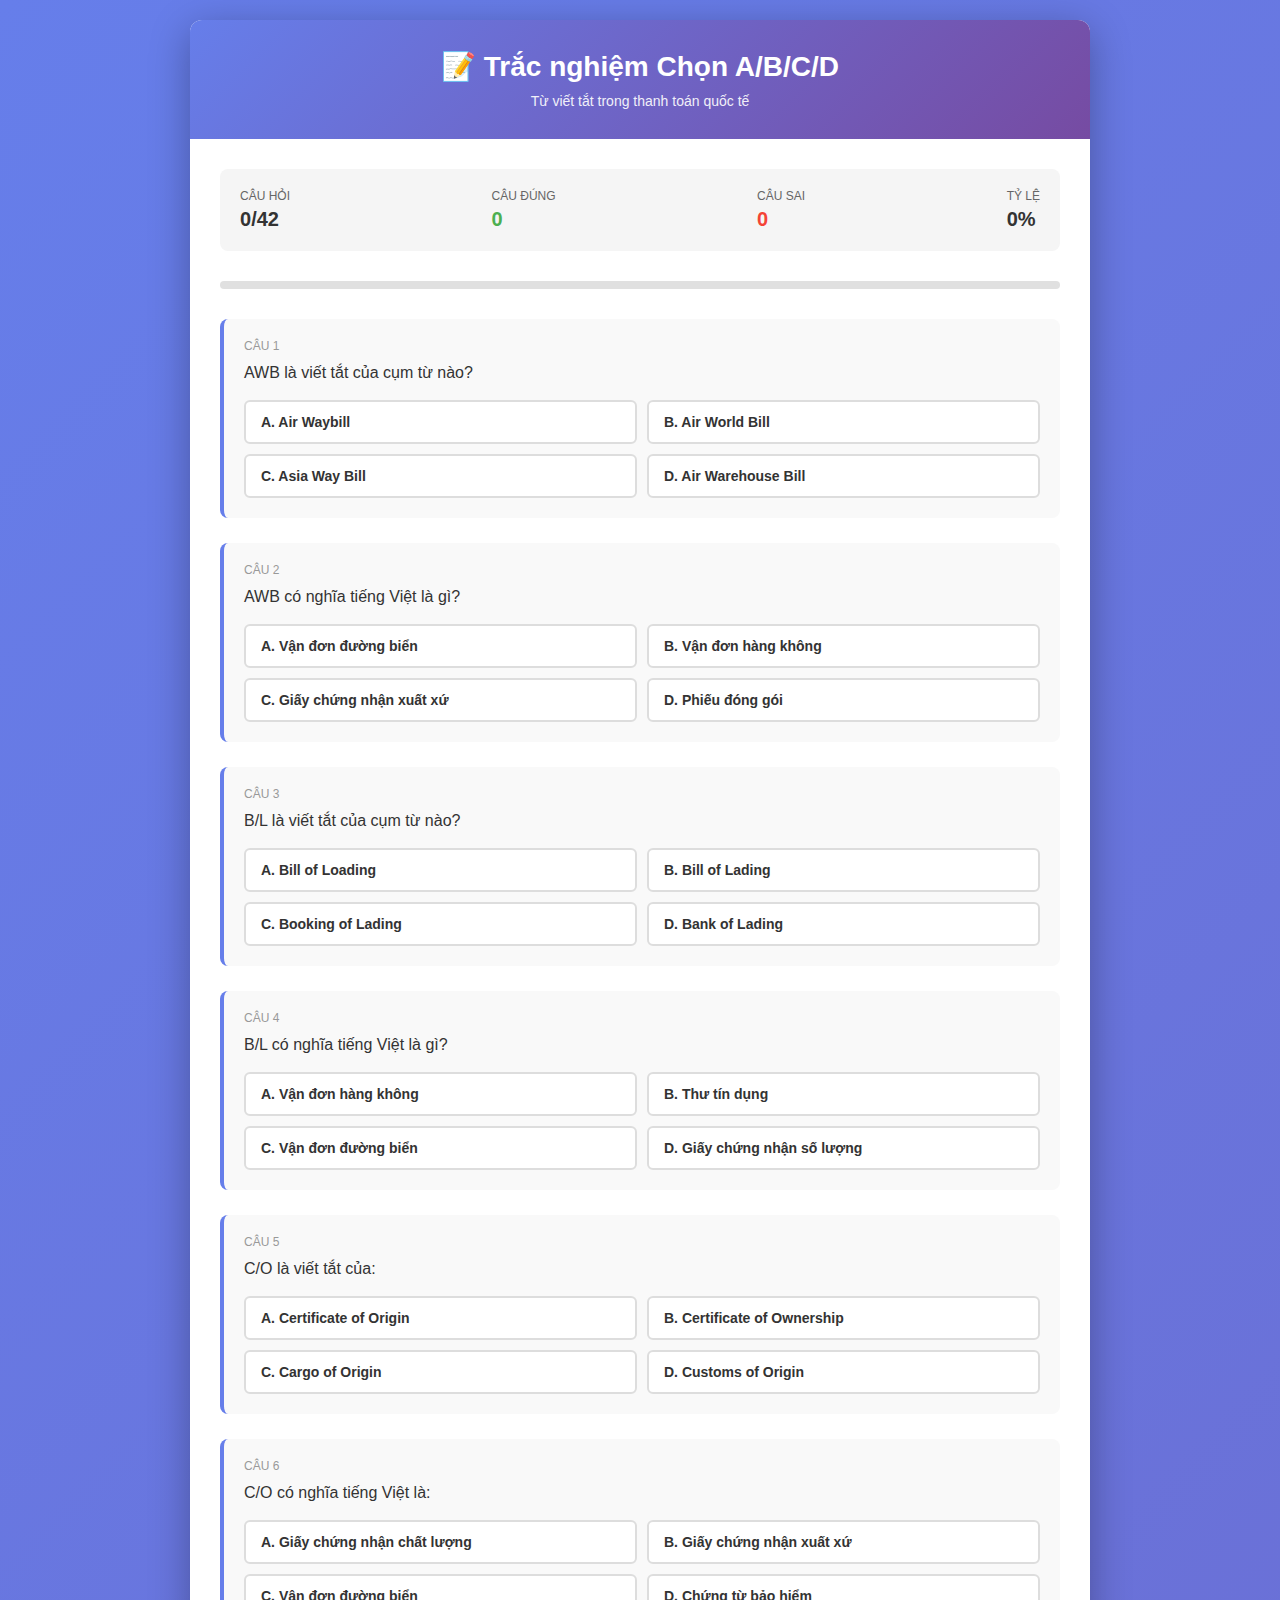
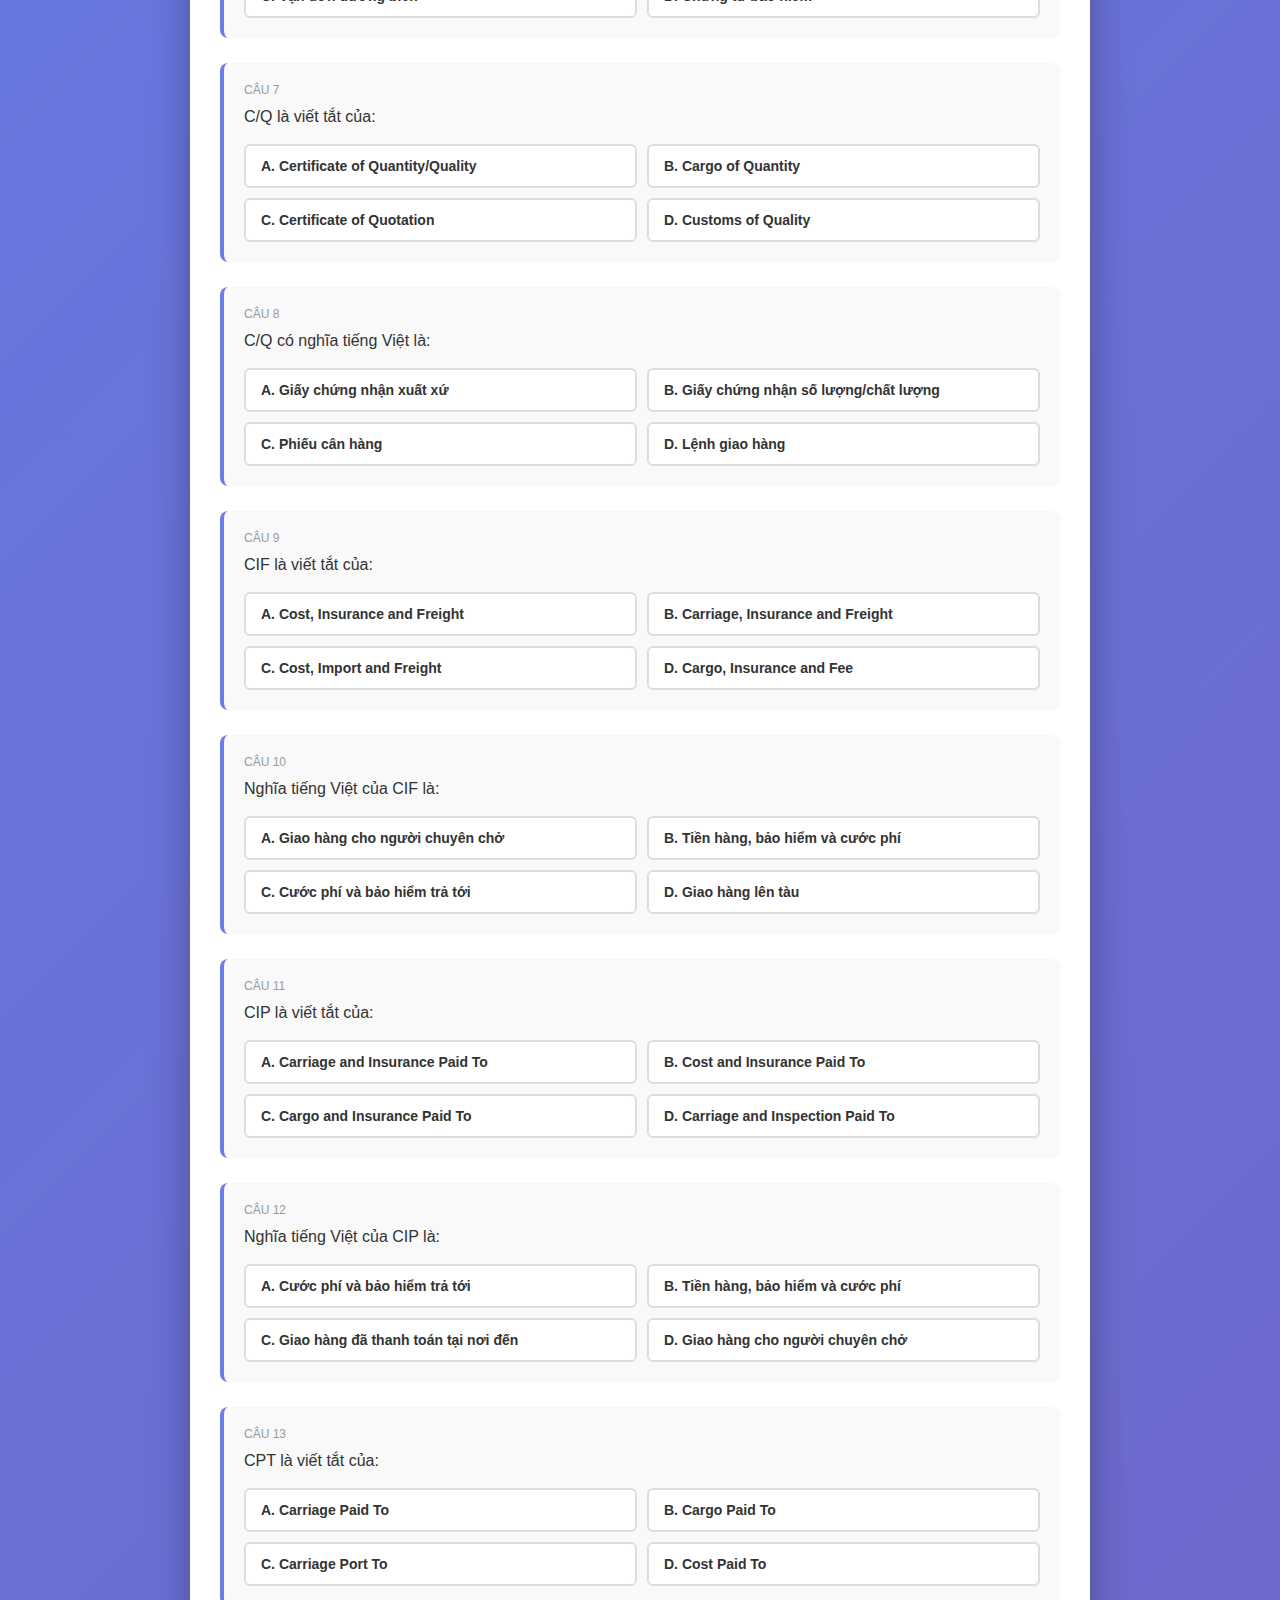
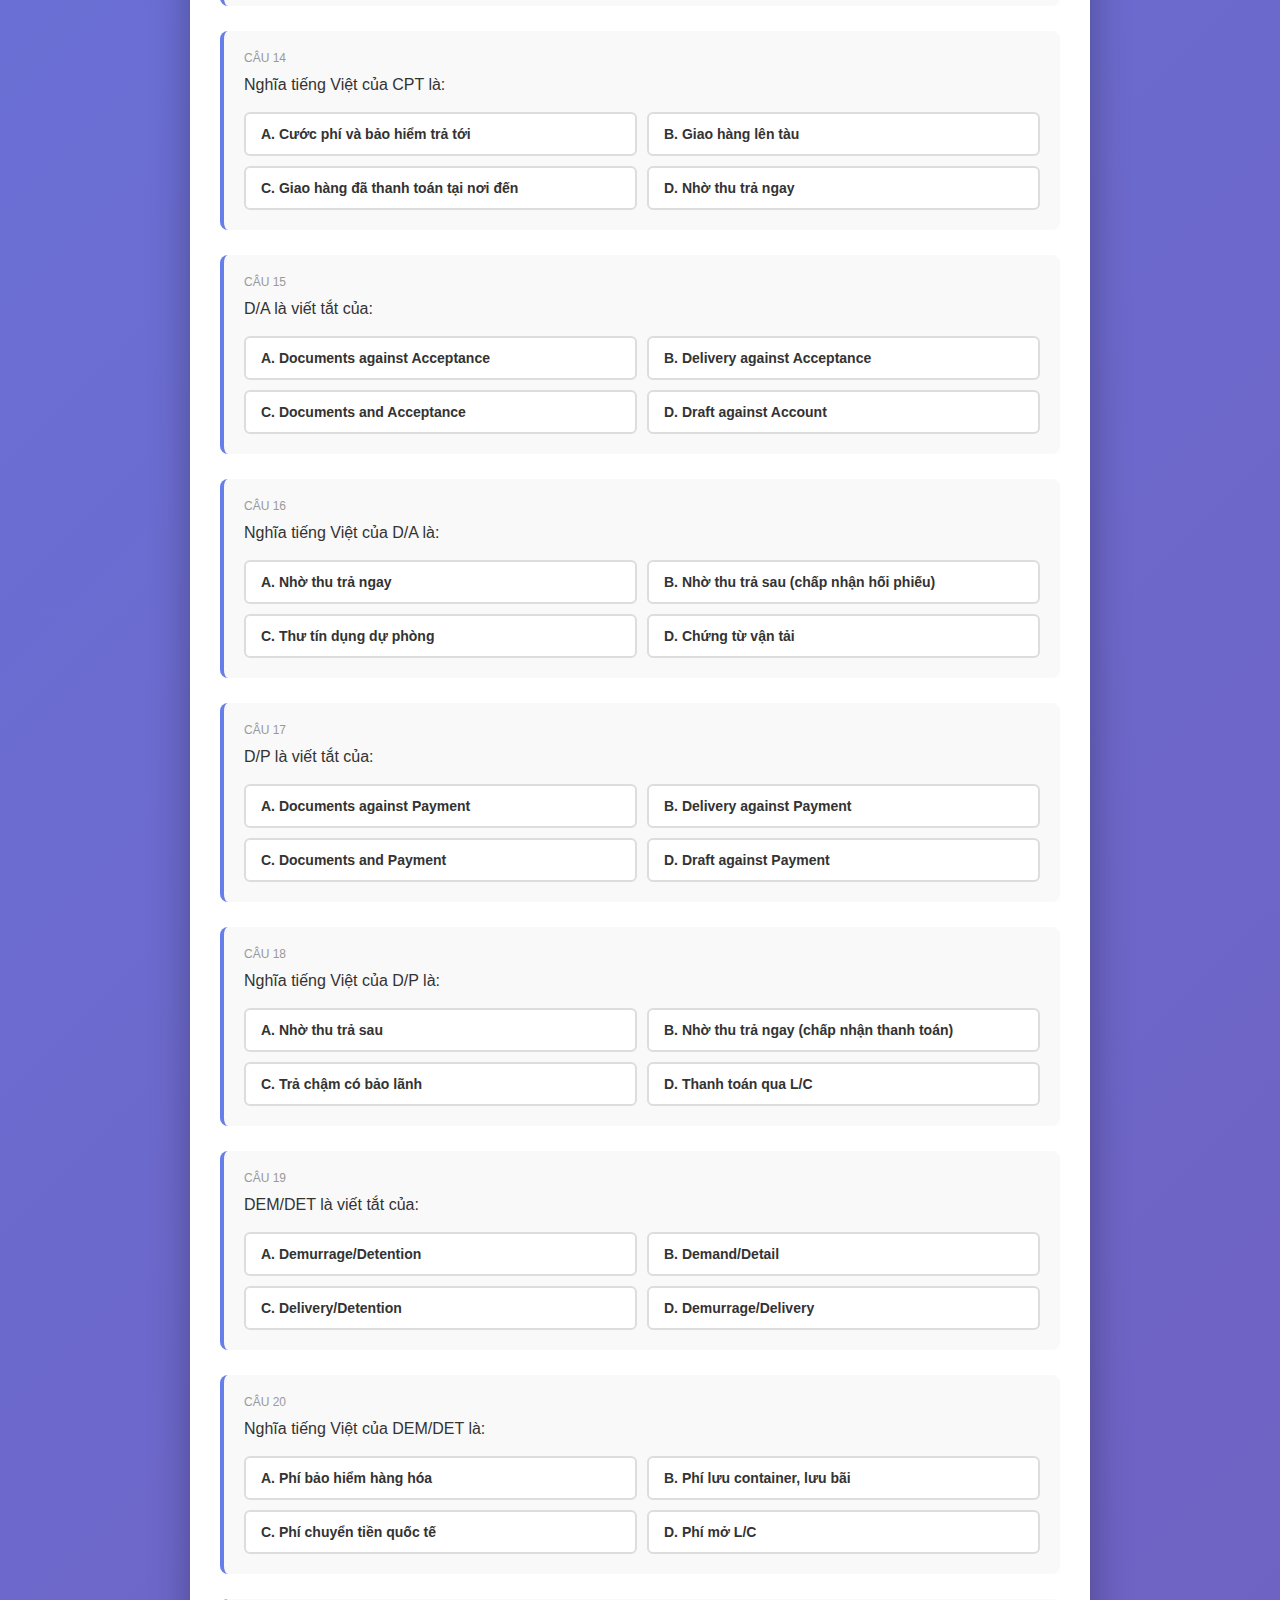
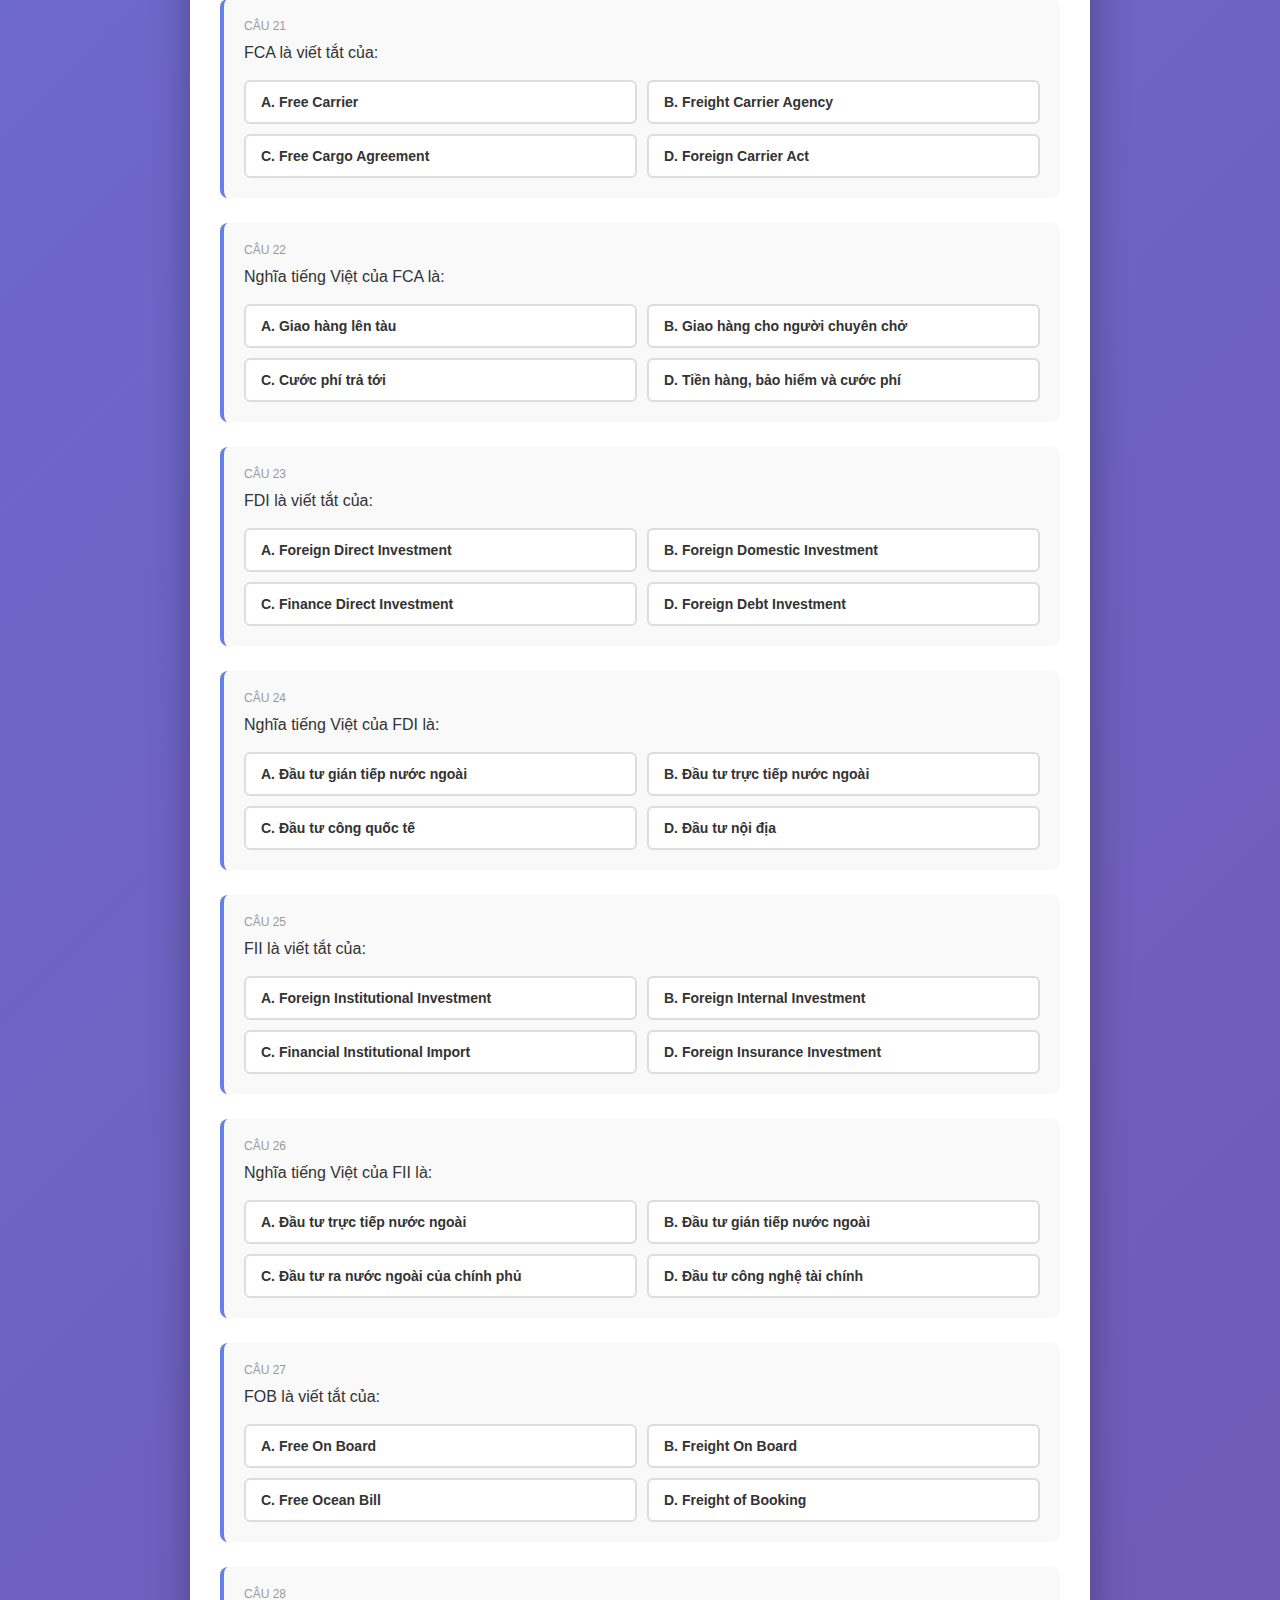
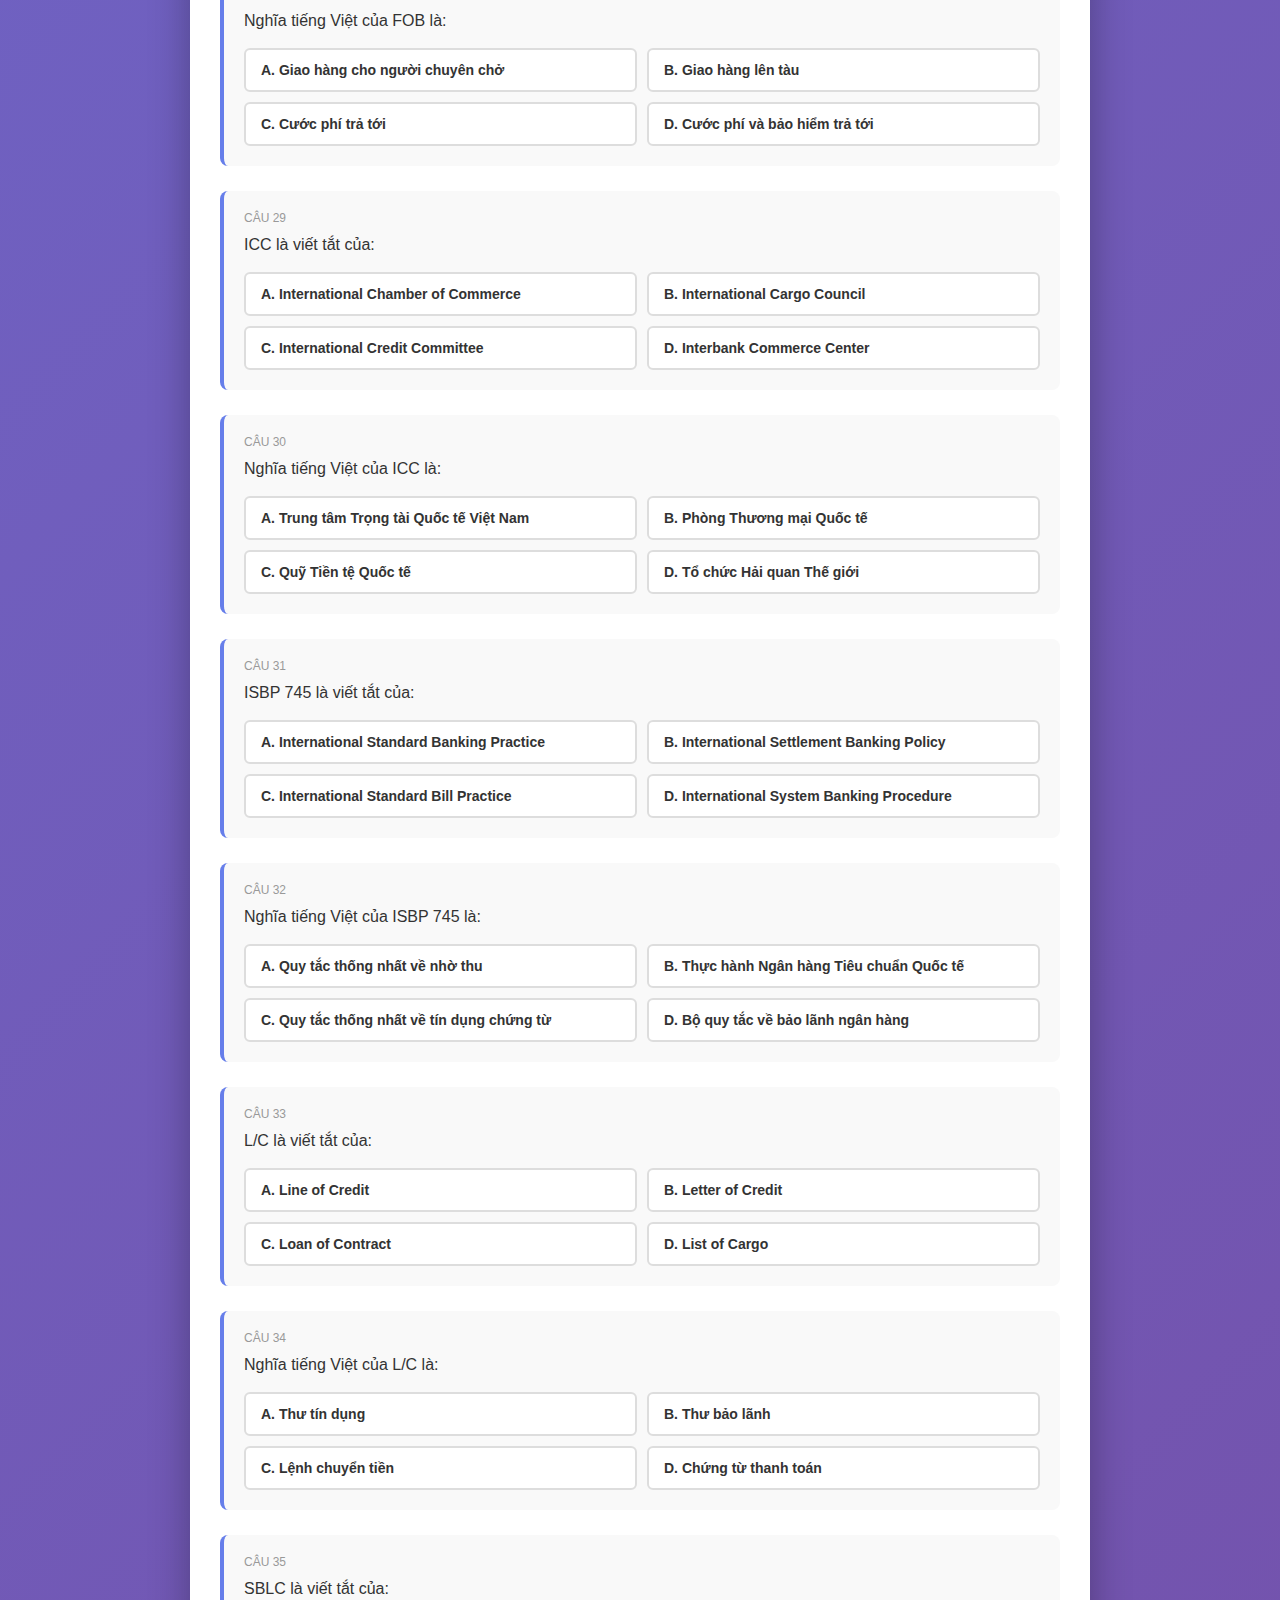
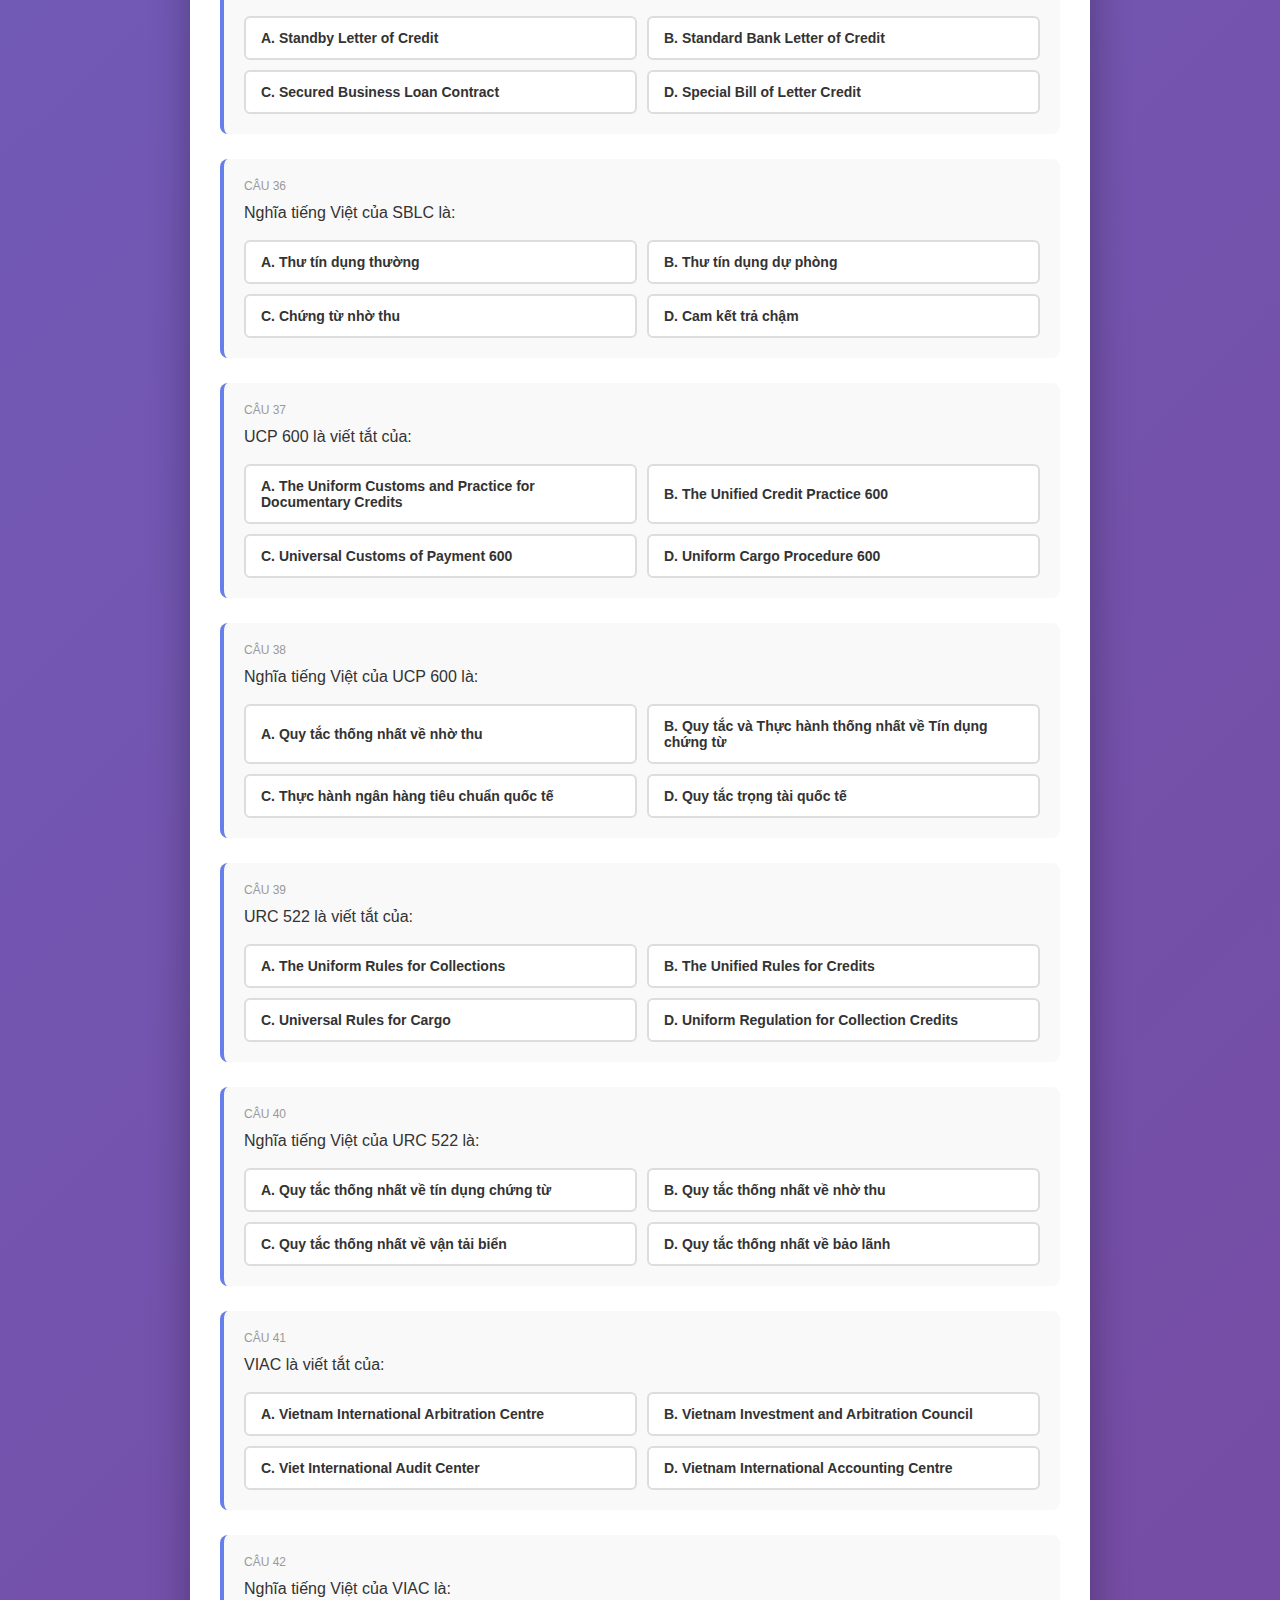
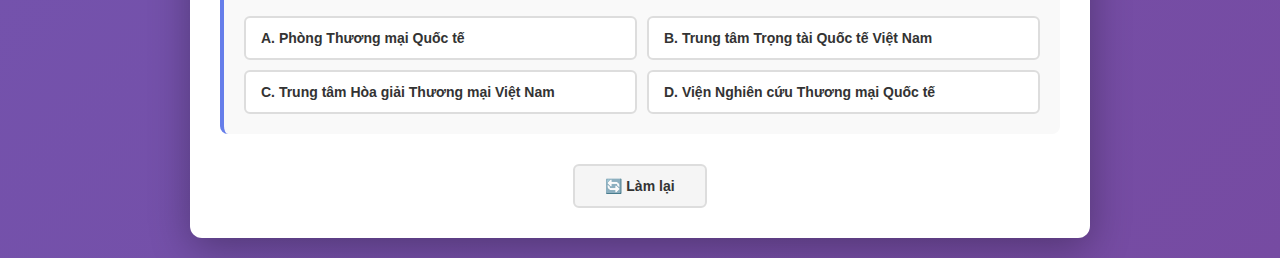
<file: index.html>
<!DOCTYPE html>
<html lang="vi">
<head>
    <meta charset="UTF-8">
    <meta name="viewport" content="width=device-width, initial-scale=1.0">
    <title>Trắc nghiệm A/B/C/D - Từ viết tắt thanh toán quốc tế</title>
    <style>
        * {
            margin: 0;
            padding: 0;
            box-sizing: border-box;
        }

        body {
            font-family: 'Segoe UI', Tahoma, Geneva, Verdana, sans-serif;
            background: linear-gradient(135deg, #667eea 0%, #764ba2 100%);
            min-height: 100vh;
            padding: 20px;
        }

        .container {
            max-width: 900px;
            margin: 0 auto;
            background: white;
            border-radius: 12px;
            box-shadow: 0 10px 40px rgba(0, 0, 0, 0.3);
            overflow: hidden;
        }

        .header {
            background: linear-gradient(135deg, #667eea 0%, #764ba2 100%);
            color: white;
            padding: 30px;
            text-align: center;
        }

        .header h1 {
            font-size: 28px;
            margin-bottom: 10px;
        }

        .header p {
            font-size: 14px;
            opacity: 0.9;
        }

        .content {
            padding: 30px;
        }

        .quiz-info {
            display: flex;
            justify-content: space-between;
            margin-bottom: 30px;
            padding: 20px;
            background: #f5f5f5;
            border-radius: 8px;
            flex-wrap: wrap;
            gap: 15px;
        }

        .info-item {
            display: flex;
            flex-direction: column;
        }

        .info-label {
            font-size: 12px;
            color: #666;
            text-transform: uppercase;
            margin-bottom: 5px;
        }

        .info-value {
            font-size: 20px;
            font-weight: bold;
            color: #333;
        }

        .progress-bar {
            width: 100%;
            height: 8px;
            background: #e0e0e0;
            border-radius: 4px;
            overflow: hidden;
            margin-bottom: 30px;
        }

        .progress-fill {
            height: 100%;
            background: linear-gradient(90deg, #667eea, #764ba2);
            width: 0%;
            transition: width 0.3s ease;
        }

        .question-item {
            margin-bottom: 25px;
            padding: 20px;
            background: #f9f9f9;
            border-radius: 8px;
            border-left: 4px solid #667eea;
            transition: all 0.3s ease;
        }

        .question-item.answered {
            border-left-color: #4caf50;
        }

        .question-item.answered.incorrect {
            border-left-color: #f44336;
        }

        .question-number {
            font-size: 12px;
            color: #999;
            margin-bottom: 8px;
            text-transform: uppercase;
        }

        .question-text {
            font-size: 16px;
            color: #333;
            margin-bottom: 15px;
            line-height: 1.5;
            font-weight: 500;
        }

        .options-container {
            display: grid;
            grid-template-columns: 1fr 1fr;
            gap: 10px;
        }

        .option-btn {
            padding: 12px 15px;
            border: 2px solid #ddd;
            background: white;
            color: #333;
            font-size: 14px;
            font-weight: 600;
            border-radius: 6px;
            cursor: pointer;
            transition: all 0.3s ease;
            text-align: left;
        }

        .option-btn:hover:not(:disabled) {
            border-color: #667eea;
            background: #f0f4ff;
        }

        .option-btn:disabled {
            opacity: 1;
            cursor: not-allowed;
        }

        .option-btn.selected {
            background: #667eea;
            color: white;
            border-color: #667eea;
        }

        .option-btn.correct {
            background: #4caf50;
            color: white;
            border-color: #4caf50;
        }

        .option-btn.incorrect {
            background: #f44336;
            color: white;
            border-color: #f44336;
        }

        .feedback {
            margin-top: 10px;
            padding: 10px 15px;
            border-radius: 4px;
            font-size: 13px;
            display: none;
        }

        .feedback.show {
            display: block;
        }

        .feedback.correct {
            background: #e8f5e9;
            color: #2e7d32;
        }

        .feedback.incorrect {
            background: #ffebee;
            color: #c62828;
        }

        .buttons-container {
            display: flex;
            gap: 10px;
            justify-content: center;
            margin-top: 30px;
            flex-wrap: wrap;
        }

        .btn {
            padding: 12px 30px;
            font-size: 14px;
            font-weight: 600;
            border: none;
            border-radius: 6px;
            cursor: pointer;
            transition: all 0.3s ease;
        }

        .btn-primary {
            background: linear-gradient(135deg, #667eea 0%, #764ba2 100%);
            color: white;
        }

        .btn-primary:hover {
            transform: translateY(-2px);
            box-shadow: 0 5px 15px rgba(102, 126, 234, 0.4);
        }

        .btn-secondary {
            background: #f5f5f5;
            color: #333;
            border: 2px solid #ddd;
        }

        .btn-secondary:hover {
            background: #e0e0e0;
        }

        .btn:disabled {
            opacity: 0.5;
            cursor: not-allowed;
        }

        .results-container {
            display: none;
            text-align: center;
            padding: 40px 20px;
        }

        .results-container.show {
            display: block;
        }

        .score-circle {
            width: 150px;
            height: 150px;
            border-radius: 50%;
            display: flex;
            align-items: center;
            justify-content: center;
            margin: 0 auto 20px;
            font-size: 48px;
            font-weight: bold;
            color: white;
        }

        .score-circle.excellent {
            background: linear-gradient(135deg, #4caf50 0%, #45a049 100%);
        }

        .score-circle.good {
            background: linear-gradient(135deg, #2196F3 0%, #1976D2 100%);
        }

        .score-circle.fair {
            background: linear-gradient(135deg, #FF9800 0%, #F57C00 100%);
        }

        .score-circle.poor {
            background: linear-gradient(135deg, #f44336 0%, #d32f2f 100%);
        }

        .results-message {
            font-size: 24px;
            font-weight: bold;
            color: #333;
            margin-bottom: 20px;
        }

        .results-details {
            font-size: 16px;
            color: #666;
            margin-bottom: 30px;
        }

        .answer-summary {
            background: #f9f9f9;
            border-radius: 8px;
            padding: 20px;
            margin-bottom: 30px;
            text-align: left;
            max-height: 400px;
            overflow-y: auto;
        }

        .answer-summary h3 {
            font-size: 16px;
            color: #333;
            margin-bottom: 15px;
            text-align: center;
        }

        .answer-item {
            display: flex;
            align-items: center;
            padding: 8px;
            margin-bottom: 8px;
            border-radius: 4px;
            font-size: 14px;
        }

        .answer-item.correct {
            background: #e8f5e9;
            color: #2e7d32;
        }

        .answer-item.incorrect {
            background: #ffebee;
            color: #c62828;
        }

        .answer-item-number {
            font-weight: bold;
            min-width: 40px;
        }

        .answer-item-result {
            margin-left: auto;
            font-weight: bold;
        }

        @media (max-width: 600px) {
            .header h1 {
                font-size: 20px;
            }

            .content {
                padding: 20px;
            }

            .quiz-info {
                flex-direction: column;
            }

            .options-container {
                grid-template-columns: 1fr;
            }

            .buttons-container {
                flex-direction: column;
            }

            .btn {
                width: 100%;
            }
        }
    </style>
</head>
<body>
    <div class="container">
        <div class="header">
            <h1>📝 Trắc nghiệm Chọn A/B/C/D</h1>
            <p>Từ viết tắt trong thanh toán quốc tế</p>
        </div>

        <div class="content">
            <!-- Quiz Info -->
            <div class="quiz-info">
                <div class="info-item">
                    <span class="info-label">Câu hỏi</span>
                    <span class="info-value"><span id="current-question">0</span>/42</span>
                </div>
                <div class="info-item">
                    <span class="info-label">Câu đúng</span>
                    <span class="info-value" style="color: #4caf50;" id="correct-count">0</span>
                </div>
                <div class="info-item">
                    <span class="info-label">Câu sai</span>
                    <span class="info-value" style="color: #f44336;" id="incorrect-count">0</span>
                </div>
                <div class="info-item">
                    <span class="info-label">Tỷ lệ</span>
                    <span class="info-value" id="percentage">0%</span>
                </div>
            </div>

            <!-- Progress Bar -->
            <div class="progress-bar">
                <div class="progress-fill" id="progress-fill"></div>
            </div>

            <!-- Quiz Container -->
            <div id="quiz-container"></div>

            <!-- Results Container -->
            <div id="results-container" class="results-container">
                <div class="score-circle" id="score-circle">0/42</div>
                <div class="results-message" id="results-message"></div>
                <div class="results-details" id="results-details"></div>
                <div class="answer-summary" id="answer-summary"></div>
            </div>

            <!-- Buttons -->
            <div class="buttons-container">
                <button class="btn btn-secondary" id="btn-reset" onclick="resetQuiz()">🔄 Làm lại</button>
                <button class="btn btn-primary" id="btn-submit" onclick="submitQuiz()" style="display:none;">✓ Nộp bài</button>
            </div>
        </div>
    </div>

    <script>
        const quizData = [
            { question: "AWB là viết tắt của cụm từ nào?", options: ["Air Waybill", "Air World Bill", "Asia Way Bill", "Air Warehouse Bill"], answer: 0 },
            { question: "AWB có nghĩa tiếng Việt là gì?", options: ["Vận đơn đường biển", "Vận đơn hàng không", "Giấy chứng nhận xuất xứ", "Phiếu đóng gói"], answer: 1 },
            { question: "B/L là viết tắt của cụm từ nào?", options: ["Bill of Loading", "Bill of Lading", "Booking of Lading", "Bank of Lading"], answer: 1 },
            { question: "B/L có nghĩa tiếng Việt là gì?", options: ["Vận đơn hàng không", "Thư tín dụng", "Vận đơn đường biển", "Giấy chứng nhận số lượng"], answer: 2 },
            { question: "C/O là viết tắt của:", options: ["Certificate of Origin", "Certificate of Ownership", "Cargo of Origin", "Customs of Origin"], answer: 0 },
            { question: "C/O có nghĩa tiếng Việt là:", options: ["Giấy chứng nhận chất lượng", "Giấy chứng nhận xuất xứ", "Vận đơn đường biển", "Chứng từ bảo hiểm"], answer: 1 },
            { question: "C/Q là viết tắt của:", options: ["Certificate of Quantity/Quality", "Cargo of Quantity", "Certificate of Quotation", "Customs of Quality"], answer: 0 },
            { question: "C/Q có nghĩa tiếng Việt là:", options: ["Giấy chứng nhận xuất xứ", "Giấy chứng nhận số lượng/chất lượng", "Phiếu cân hàng", "Lệnh giao hàng"], answer: 1 },
            { question: "CIF là viết tắt của:", options: ["Cost, Insurance and Freight", "Carriage, Insurance and Freight", "Cost, Import and Freight", "Cargo, Insurance and Fee"], answer: 0 },
            { question: "Nghĩa tiếng Việt của CIF là:", options: ["Giao hàng cho người chuyên chở", "Tiền hàng, bảo hiểm và cước phí", "Cước phí và bảo hiểm trả tới", "Giao hàng lên tàu"], answer: 1 },
            { question: "CIP là viết tắt của:", options: ["Carriage and Insurance Paid To", "Cost and Insurance Paid To", "Cargo and Insurance Paid To", "Carriage and Inspection Paid To"], answer: 0 },
            { question: "Nghĩa tiếng Việt của CIP là:", options: ["Cước phí và bảo hiểm trả tới", "Tiền hàng, bảo hiểm và cước phí", "Giao hàng đã thanh toán tại nơi đến", "Giao hàng cho người chuyên chở"], answer: 2 },
            { question: "CPT là viết tắt của:", options: ["Carriage Paid To", "Cargo Paid To", "Carriage Port To", "Cost Paid To"], answer: 0 },
            { question: "Nghĩa tiếng Việt của CPT là:", options: ["Cước phí và bảo hiểm trả tới", "Giao hàng lên tàu", "Giao hàng đã thanh toán tại nơi đến", "Nhờ thu trả ngay"], answer: 2 },
            { question: "D/A là viết tắt của:", options: ["Documents against Acceptance", "Delivery against Acceptance", "Documents and Acceptance", "Draft against Account"], answer: 0 },
            { question: "Nghĩa tiếng Việt của D/A là:", options: ["Nhờ thu trả ngay", "Nhờ thu trả sau (chấp nhận hối phiếu)", "Thư tín dụng dự phòng", "Chứng từ vận tải"], answer: 1 },
            { question: "D/P là viết tắt của:", options: ["Documents against Payment", "Delivery against Payment", "Documents and Payment", "Draft against Payment"], answer: 0 },
            { question: "Nghĩa tiếng Việt của D/P là:", options: ["Nhờ thu trả sau", "Nhờ thu trả ngay (chấp nhận thanh toán)", "Trả chậm có bảo lãnh", "Thanh toán qua L/C"], answer: 1 },
            { question: "DEM/DET là viết tắt của:", options: ["Demurrage/Detention", "Demand/Detail", "Delivery/Detention", "Demurrage/Delivery"], answer: 0 },
            { question: "Nghĩa tiếng Việt của DEM/DET là:", options: ["Phí bảo hiểm hàng hóa", "Phí lưu container, lưu bãi", "Phí chuyển tiền quốc tế", "Phí mở L/C"], answer: 1 },
            { question: "FCA là viết tắt của:", options: ["Free Carrier", "Freight Carrier Agency", "Free Cargo Agreement", "Foreign Carrier Act"], answer: 0 },
            { question: "Nghĩa tiếng Việt của FCA là:", options: ["Giao hàng lên tàu", "Giao hàng cho người chuyên chở", "Cước phí trả tới", "Tiền hàng, bảo hiểm và cước phí"], answer: 1 },
            { question: "FDI là viết tắt của:", options: ["Foreign Direct Investment", "Foreign Domestic Investment", "Finance Direct Investment", "Foreign Debt Investment"], answer: 0 },
            { question: "Nghĩa tiếng Việt của FDI là:", options: ["Đầu tư gián tiếp nước ngoài", "Đầu tư trực tiếp nước ngoài", "Đầu tư công quốc tế", "Đầu tư nội địa"], answer: 1 },
            { question: "FII là viết tắt của:", options: ["Foreign Institutional Investment", "Foreign Internal Investment", "Financial Institutional Import", "Foreign Insurance Investment"], answer: 0 },
            { question: "Nghĩa tiếng Việt của FII là:", options: ["Đầu tư trực tiếp nước ngoài", "Đầu tư gián tiếp nước ngoài", "Đầu tư ra nước ngoài của chính phủ", "Đầu tư công nghệ tài chính"], answer: 1 },
            { question: "FOB là viết tắt của:", options: ["Free On Board", "Freight On Board", "Free Ocean Bill", "Freight of Booking"], answer: 0 },
            { question: "Nghĩa tiếng Việt của FOB là:", options: ["Giao hàng cho người chuyên chở", "Giao hàng lên tàu", "Cước phí trả tới", "Cước phí và bảo hiểm trả tới"], answer: 1 },
            { question: "ICC là viết tắt của:", options: ["International Chamber of Commerce", "International Cargo Council", "International Credit Committee", "Interbank Commerce Center"], answer: 0 },
            { question: "Nghĩa tiếng Việt của ICC là:", options: ["Trung tâm Trọng tài Quốc tế Việt Nam", "Phòng Thương mại Quốc tế", "Quỹ Tiền tệ Quốc tế", "Tổ chức Hải quan Thế giới"], answer: 1 },
            { question: "ISBP 745 là viết tắt của:", options: ["International Standard Banking Practice", "International Settlement Banking Policy", "International Standard Bill Practice", "International System Banking Procedure"], answer: 0 },
            { question: "Nghĩa tiếng Việt của ISBP 745 là:", options: ["Quy tắc thống nhất về nhờ thu", "Thực hành Ngân hàng Tiêu chuẩn Quốc tế", "Quy tắc thống nhất về tín dụng chứng từ", "Bộ quy tắc về bảo lãnh ngân hàng"], answer: 1 },
            { question: "L/C là viết tắt của:", options: ["Line of Credit", "Letter of Credit", "Loan of Contract", "List of Cargo"], answer: 1 },
            { question: "Nghĩa tiếng Việt của L/C là:", options: ["Thư tín dụng", "Thư bảo lãnh", "Lệnh chuyển tiền", "Chứng từ thanh toán"], answer: 0 },
            { question: "SBLC là viết tắt của:", options: ["Standby Letter of Credit", "Standard Bank Letter of Credit", "Secured Business Loan Contract", "Special Bill of Letter Credit"], answer: 0 },
            { question: "Nghĩa tiếng Việt của SBLC là:", options: ["Thư tín dụng thường", "Thư tín dụng dự phòng", "Chứng từ nhờ thu", "Cam kết trả chậm"], answer: 1 },
            { question: "UCP 600 là viết tắt của:", options: ["The Uniform Customs and Practice for Documentary Credits", "The Unified Credit Practice 600", "Universal Customs of Payment 600", "Uniform Cargo Procedure 600"], answer: 0 },
            { question: "Nghĩa tiếng Việt của UCP 600 là:", options: ["Quy tắc thống nhất về nhờ thu", "Quy tắc và Thực hành thống nhất về Tín dụng chứng từ", "Thực hành ngân hàng tiêu chuẩn quốc tế", "Quy tắc trọng tài quốc tế"], answer: 1 },
            { question: "URC 522 là viết tắt của:", options: ["The Uniform Rules for Collections", "The Unified Rules for Credits", "Universal Rules for Cargo", "Uniform Regulation for Collection Credits"], answer: 0 },
            { question: "Nghĩa tiếng Việt của URC 522 là:", options: ["Quy tắc thống nhất về tín dụng chứng từ", "Quy tắc thống nhất về nhờ thu", "Quy tắc thống nhất về vận tải biển", "Quy tắc thống nhất về bảo lãnh"], answer: 1 },
            { question: "VIAC là viết tắt của:", options: ["Vietnam International Arbitration Centre", "Vietnam Investment and Arbitration Council", "Viet International Audit Center", "Vietnam International Accounting Centre"], answer: 0 },
            { question: "Nghĩa tiếng Việt của VIAC là:", options: ["Phòng Thương mại Quốc tế", "Trung tâm Trọng tài Quốc tế Việt Nam", "Trung tâm Hòa giải Thương mại Việt Nam", "Viện Nghiên cứu Thương mại Quốc tế"], answer: 1 }
        ];

        let userAnswers = [];

        function renderQuiz() {
            const container = document.getElementById('quiz-container');
            container.innerHTML = '';

            quizData.forEach((item, index) => {
                const questionDiv = document.createElement('div');
                questionDiv.className = 'question-item';
                questionDiv.id = `question-${index}`;

                const numberDiv = document.createElement('div');
                numberDiv.className = 'question-number';
                numberDiv.textContent = `Câu ${index + 1}`;

                const textDiv = document.createElement('div');
                textDiv.className = 'question-text';
                textDiv.textContent = item.question;

                const optionsDiv = document.createElement('div');
                optionsDiv.className = 'options-container';

                const labels = ['A', 'B', 'C', 'D'];
                item.options.forEach((option, optionIndex) => {
                    const btn = document.createElement('button');
                    btn.className = 'option-btn';
                    btn.textContent = labels[optionIndex] + '. ' + option;
                    btn.onclick = () => selectAnswer(index, optionIndex);
                    btn.id = `option-${index}-${optionIndex}`;
                    optionsDiv.appendChild(btn);
                });

                const feedbackDiv = document.createElement('div');
                feedbackDiv.className = 'feedback';
                feedbackDiv.id = `feedback-${index}`;

                questionDiv.appendChild(numberDiv);
                questionDiv.appendChild(textDiv);
                questionDiv.appendChild(optionsDiv);
                questionDiv.appendChild(feedbackDiv);

                container.appendChild(questionDiv);
            });
        }

        function selectAnswer(questionIndex, optionIndex) {
            userAnswers[questionIndex] = optionIndex;

            // Update visual feedback - allow changing answers
            const labels = ['A', 'B', 'C', 'D'];
            labels.forEach((_, i) => {
                const btn = document.getElementById(`option-${questionIndex}-${i}`);
                if (btn) {
                    if (i === optionIndex) {
                        btn.classList.add('selected');
                    } else {
                        btn.classList.remove('selected');
                    }
                }
            });

            const questionItem = document.getElementById(`question-${questionIndex}`);
            questionItem.classList.add('answered');

            // Check if all questions are answered
            if (userAnswers.length === quizData.length) {
                document.getElementById('btn-submit').style.display = 'inline-block';
            }

            updateProgress();
        }

        function updateProgress() {
            const answered = userAnswers.filter(ans => ans !== undefined).length;
            const total = quizData.length;
            const percentage = Math.round((answered / total) * 100);

            document.getElementById('current-question').textContent = answered;
            document.getElementById('progress-fill').style.width = percentage + '%';
        }

        function submitQuiz() {
            let correct = 0;
            let incorrect = 0;

            quizData.forEach((item, index) => {
                const feedbackDiv = document.getElementById(`feedback-${index}`);
                const questionItem = document.getElementById(`question-${index}`);
                const labels = ['A', 'B', 'C', 'D'];

                const isCorrect = userAnswers[index] === item.answer;

                if (isCorrect) {
                    correct++;
                    const btn = document.getElementById(`option-${index}-${userAnswers[index]}`);
                    if (btn) btn.classList.add('correct');
                    feedbackDiv.className = 'feedback show correct';
                    feedbackDiv.textContent = '✓ Chính xác!';
                } else {
                    incorrect++;
                    const userBtn = document.getElementById(`option-${index}-${userAnswers[index]}`);
                    if (userBtn) userBtn.classList.add('incorrect');
                    const correctBtn = document.getElementById(`option-${index}-${item.answer}`);
                    if (correctBtn) correctBtn.classList.add('correct');
                    feedbackDiv.className = 'feedback show incorrect';
                    feedbackDiv.textContent = `✗ Sai! Đáp án đúng là: ${labels[item.answer]}`;
                    questionItem.classList.add('incorrect');
                }
            });

            document.getElementById('correct-count').textContent = correct;
            document.getElementById('incorrect-count').textContent = incorrect;

            const percentage = Math.round((correct / quizData.length) * 100);
            document.getElementById('percentage').textContent = percentage + '%';

            showResults(correct, incorrect, percentage);
            document.getElementById('btn-submit').style.display = 'none';
        }

        function showResults(correct, incorrect, percentage) {
            const resultsContainer = document.getElementById('results-container');
            const scoreCircle = document.getElementById('score-circle');
            const resultsMessage = document.getElementById('results-message');
            const resultsDetails = document.getElementById('results-details');
            const answerSummary = document.getElementById('answer-summary');

            scoreCircle.textContent = correct + '/' + quizData.length;

            let message = '';
            let className = '';

            if (percentage >= 90) {
                message = '🎉 Xuất sắc!';
                className = 'excellent';
            } else if (percentage >= 70) {
                message = '👏 Tốt lắm!';
                className = 'good';
            } else if (percentage >= 50) {
                message = '📚 Còn cần cố gắng!';
                className = 'fair';
            } else {
                message = '💪 Cần ôn luyện thêm!';
                className = 'poor';
            }

            scoreCircle.className = 'score-circle ' + className;
            resultsMessage.textContent = message;
            resultsDetails.innerHTML = `
                <p>Bạn trả lời đúng <strong>${correct}</strong> trên <strong>${quizData.length}</strong> câu (${percentage}%)</p>
            `;

            // Generate answer summary
            let summaryHTML = '<h3>📋 Tóm tắt đáp án</h3>';
            const labels = ['A', 'B', 'C', 'D'];
            quizData.forEach((item, index) => {
                const isCorrect = userAnswers[index] === item.answer;
                const userAnswer = labels[userAnswers[index]];
                const correctAnswer = labels[item.answer];
                
                const status = isCorrect ? 
                    `<span style="color: #4caf50;">✓ Đúng (${userAnswer})</span>` : 
                    `<span style="color: #f44336;">✗ Sai (Chọn ${userAnswer}, đúng là ${correctAnswer})</span>`;
                
                summaryHTML += `
                    <div class="answer-item ${isCorrect ? 'correct' : 'incorrect'}">
                        <span class="answer-item-number">Câu ${index + 1}:</span>
                        <span style="flex: 1; margin: 0 10px;">${item.question.substring(0, 50)}...</span>
                        <span class="answer-item-result">${isCorrect ? '✓' : '✗'}</span>
                    </div>
                `;
            });

            answerSummary.innerHTML = summaryHTML;

            resultsContainer.classList.add('show');
            document.getElementById('quiz-container').style.display = 'none';
        }

        function resetQuiz() {
            userAnswers = [];

            document.getElementById('quiz-container').style.display = 'block';
            document.getElementById('results-container').classList.remove('show');
            document.getElementById('btn-submit').style.display = 'none';

            document.getElementById('current-question').textContent = '0';
            document.getElementById('correct-count').textContent = '0';
            document.getElementById('incorrect-count').textContent = '0';
            document.getElementById('percentage').textContent = '0%';
            document.getElementById('progress-fill').style.width = '0%';
            document.getElementById('answer-summary').innerHTML = '';

            renderQuiz();
        }

        // Initialize quiz on page load
        window.addEventListener('load', () => {
            renderQuiz();
        });
    </script>
</body>
</html>
</file>
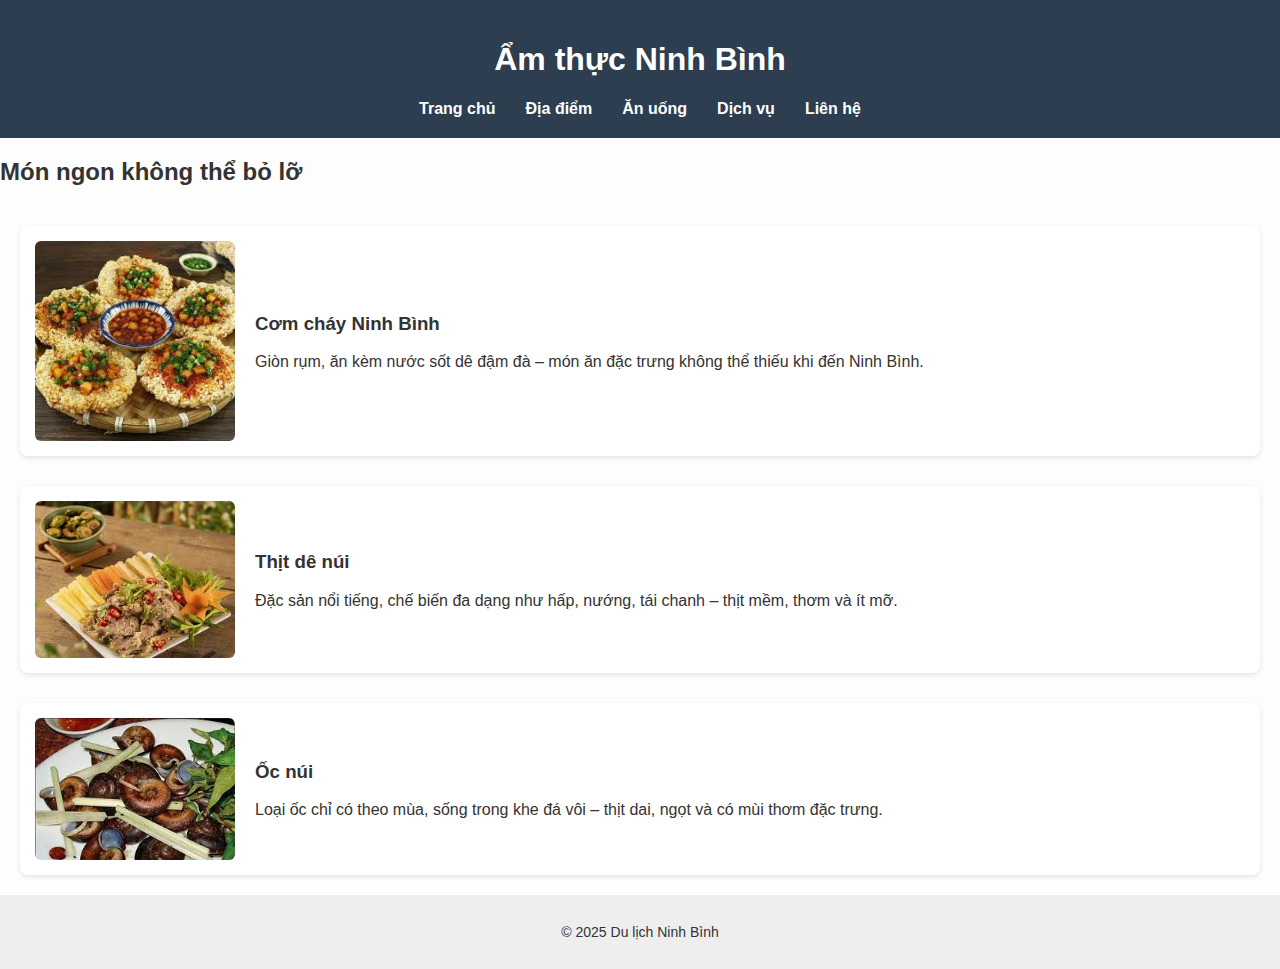
<file: anuong.html>
<!DOCTYPE html>
<html lang="vi">

<head>
  <meta charset="UTF-8">
  <meta name="viewport" content="width=device-width, initial-scale=1.0">
  <title>Ẩm thực Ninh Bình</title>
  <link rel="stylesheet" href="style1.css">
  <style>
    .food-list {
      display: flex;
      flex-direction: column;
      gap: 30px;
      padding: 20px;
    }

    .food-item {
      display: flex;
      align-items: center;
      gap: 20px;
      background-color: #fff;
      padding: 15px;
      border-radius: 8px;
      box-shadow: 0 2px 5px rgba(0, 0, 0, 0.1);
    }

    .food-item img {
      width: 200px;
      height: auto;
      border-radius: 6px;
      object-fit: cover;
    }

    .food-item div {
      flex: 1;
    }
  </style>
</head>

<body>
  <header>
    <h1>Ẩm thực Ninh Bình</h1>
    <nav>
      <ul>
        <li><a href="index1.html">Trang chủ</a></li>
        <li><a href="diadiem.html">Địa điểm</a></li>
        <li><a href="anuong.html">Ăn uống</a></li>
        <li><a href="dichvu.html">Dịch vụ</a></li>
        <li><a href="lienhe.html">Liên hệ</a></li>
      </ul>
    </nav>
  </header>

  <main>
    <h2>Món ngon không thể bỏ lỡ</h2>
    <div class="food-list">
      <div class="food-item">
        <img src="comchay.JPG" alt="Cơm cháy Ninh Bình">
        <div>
          <h3>Cơm cháy Ninh Bình</h3>
          <p>Giòn rụm, ăn kèm nước sốt dê đậm đà – món ăn đặc trưng không thể thiếu khi đến Ninh Bình.</p>
        </div>
      </div>

      <div class="food-item">
        <img src="thitde.JPG" alt="Thịt dê núi">
        <div>
          <h3>Thịt dê núi</h3>
          <p>Đặc sản nổi tiếng, chế biến đa dạng như hấp, nướng, tái chanh – thịt mềm, thơm và ít mỡ.</p>
        </div>
      </div>

      <div class="food-item">
        <img src="ocnui.JPG" alt="Ốc núi Ninh Bình">
        <div>
          <h3>Ốc núi</h3>
          <p>Loại ốc chỉ có theo mùa, sống trong khe đá vôi – thịt dai, ngọt và có mùi thơm đặc trưng.</p>
        </div>
      </div>
    </div>
  </main>

  <footer>
    <p>&copy; 2025 Du lịch Ninh Bình</p>
  </footer>
</body>

</html>
</file>
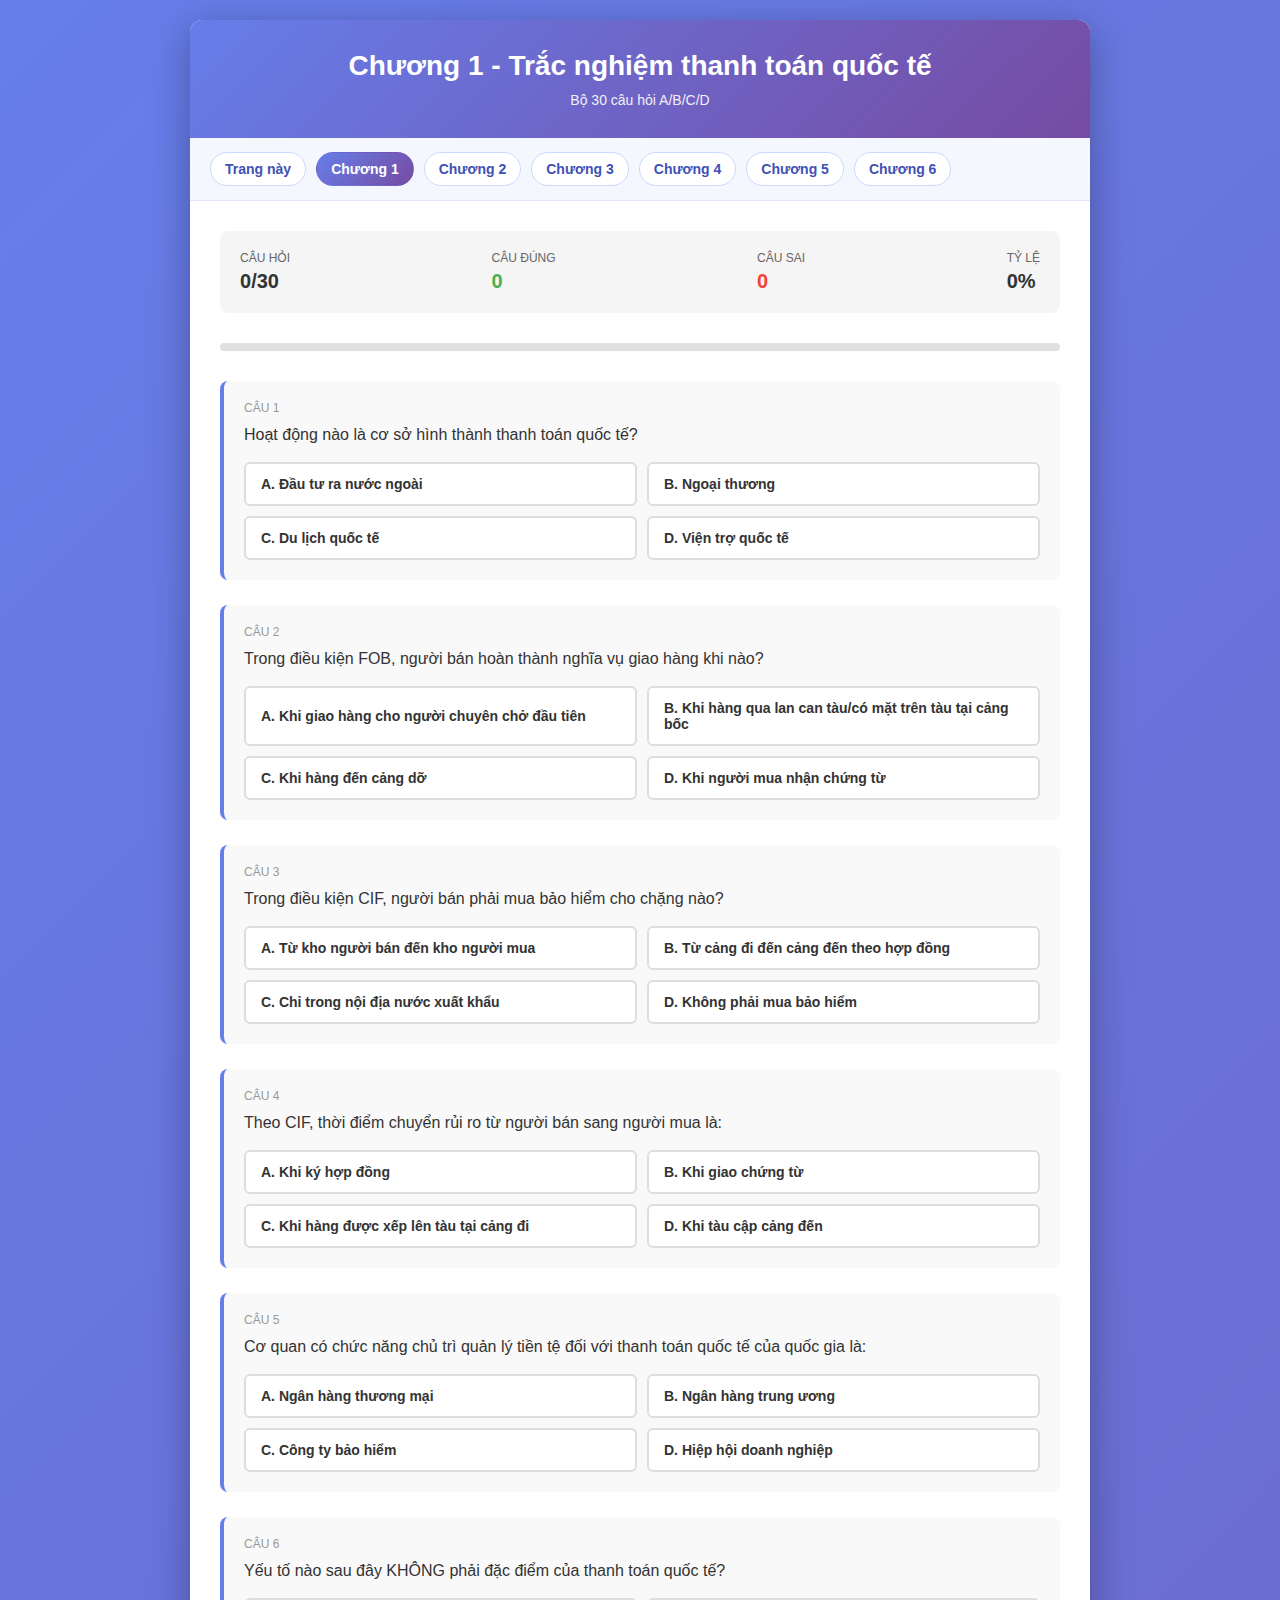
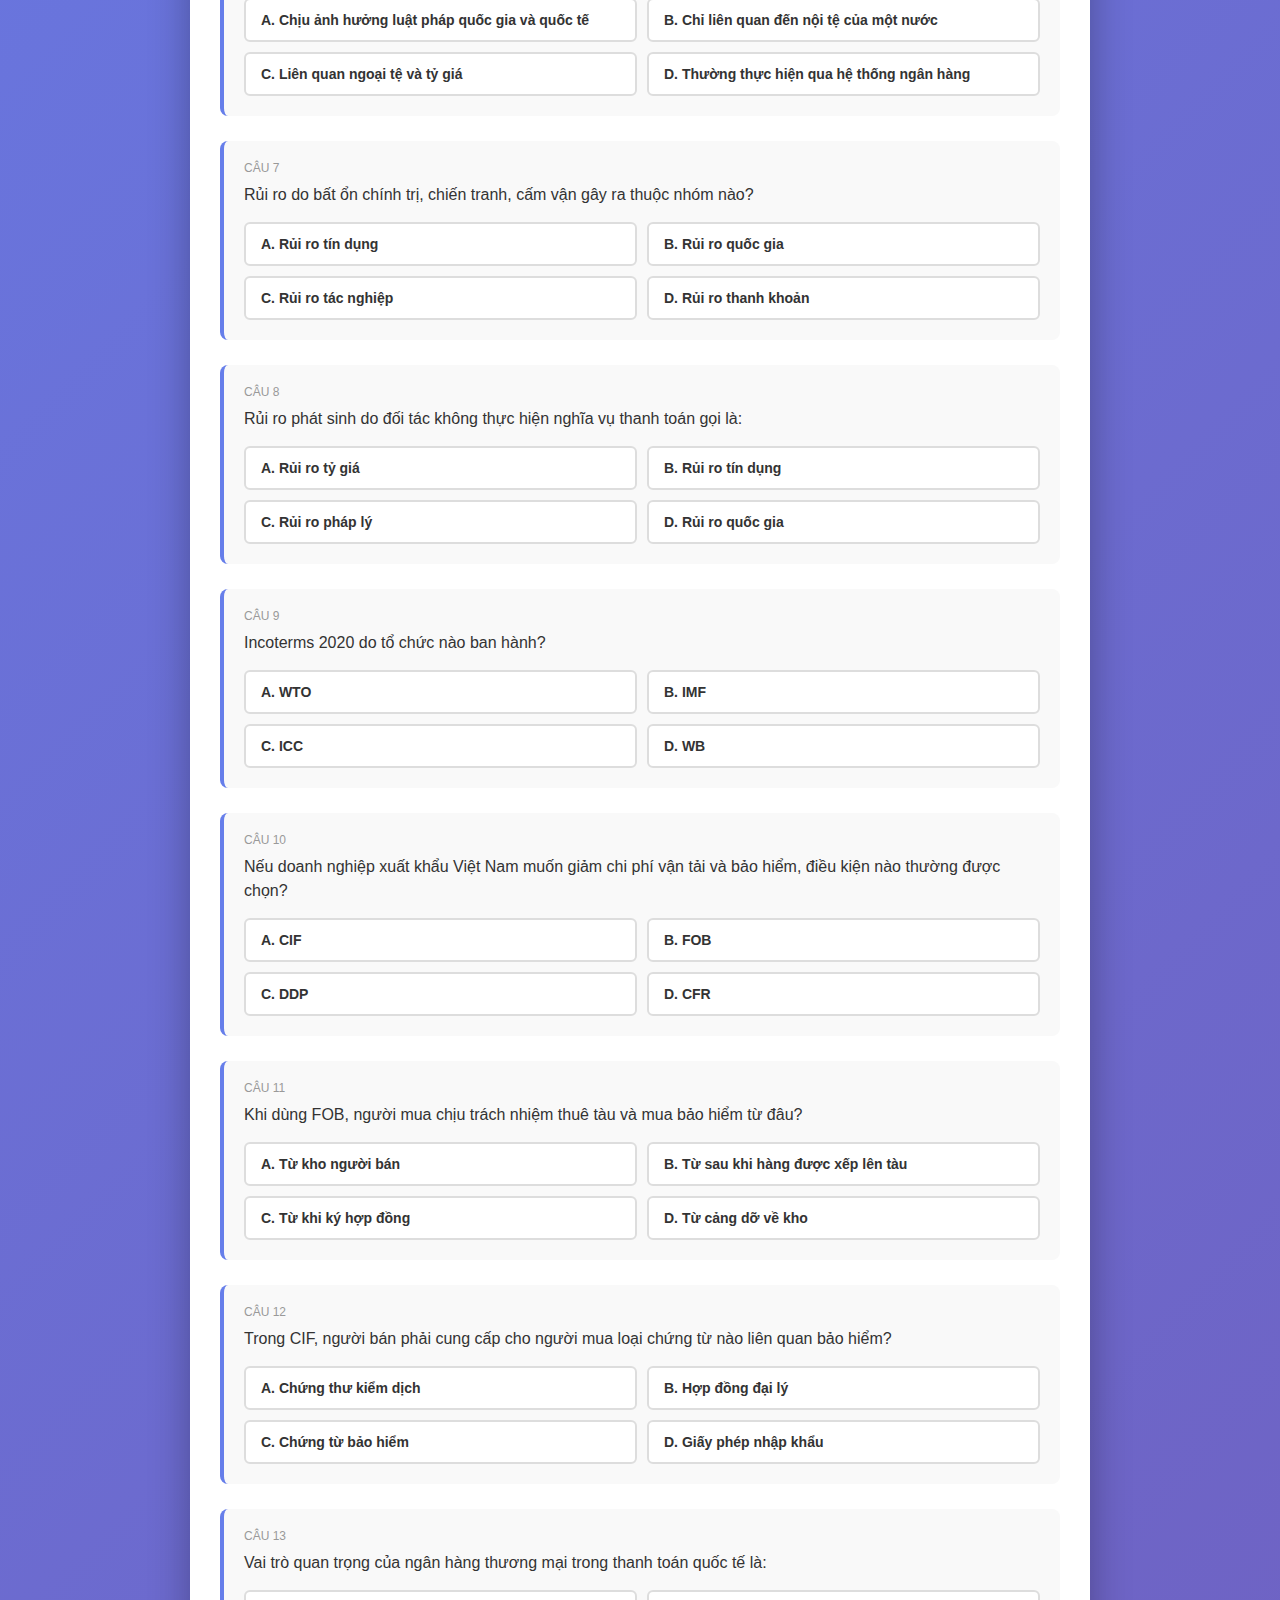
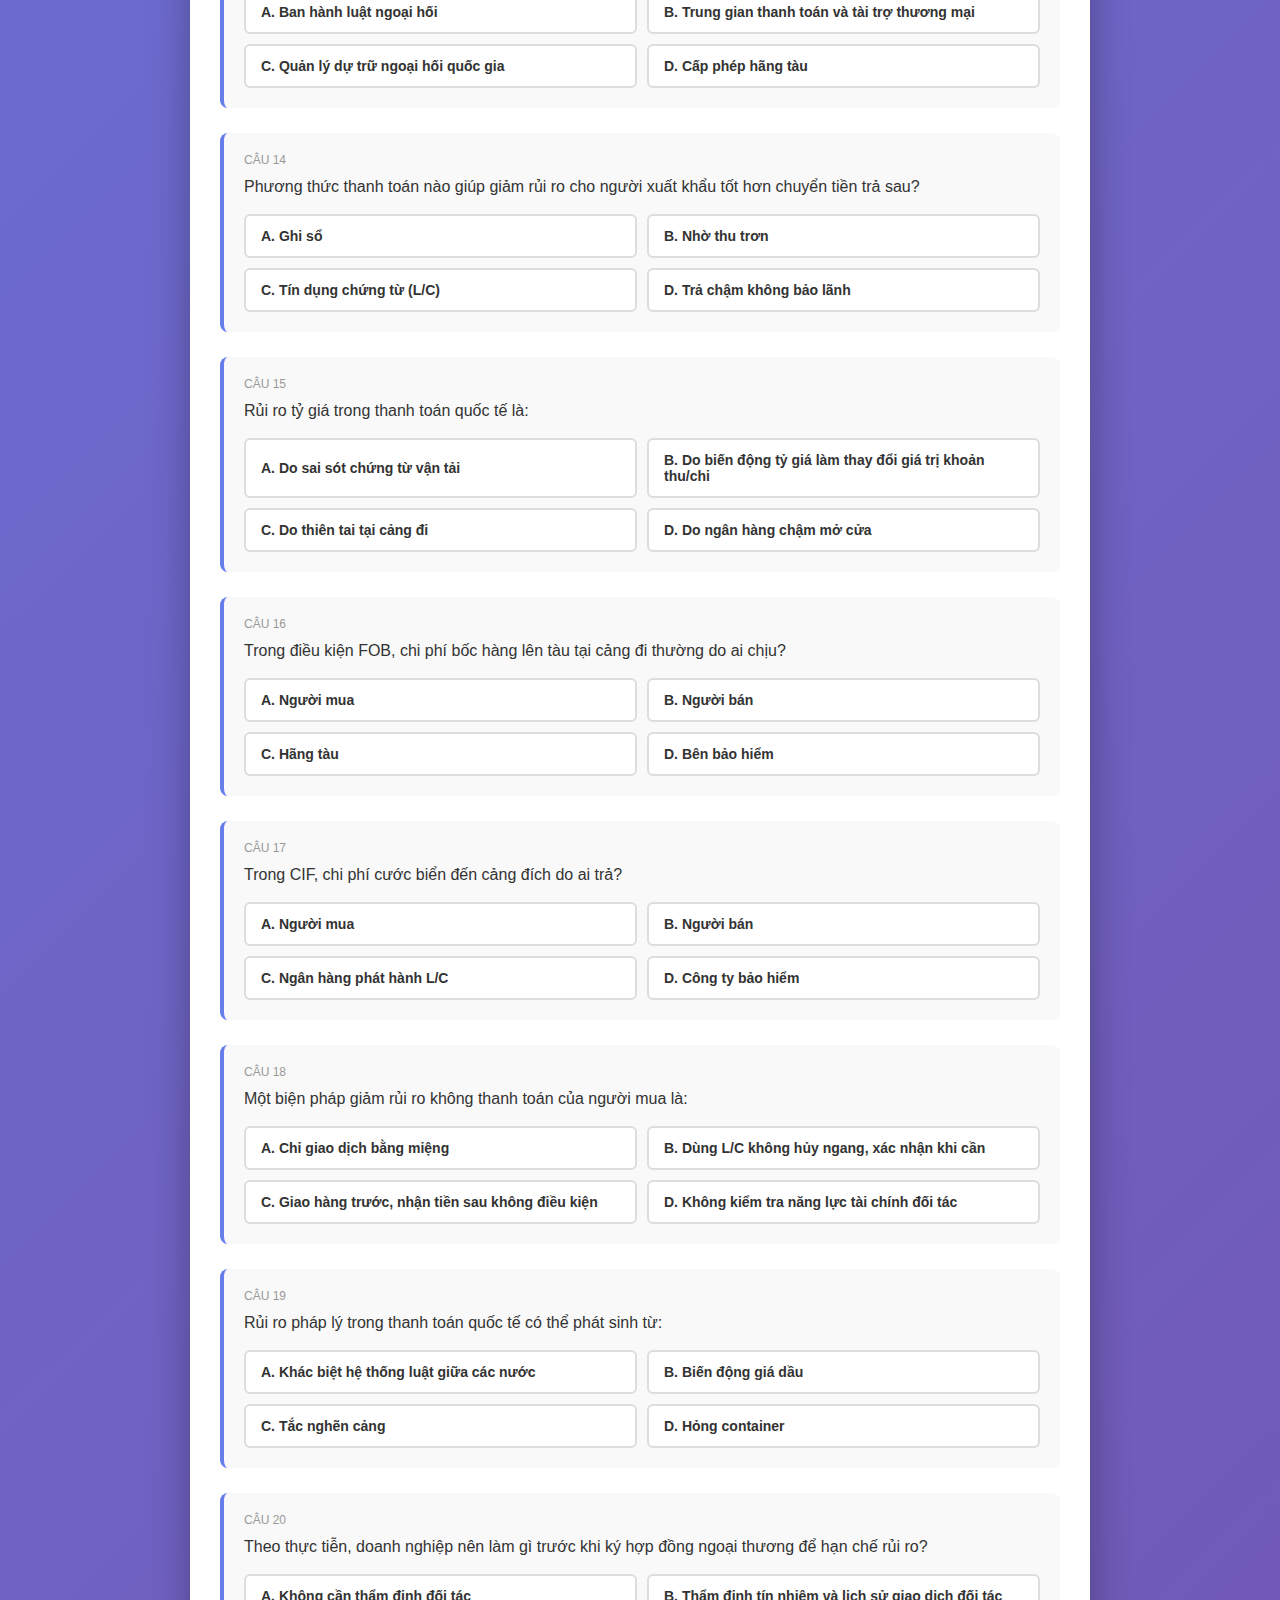
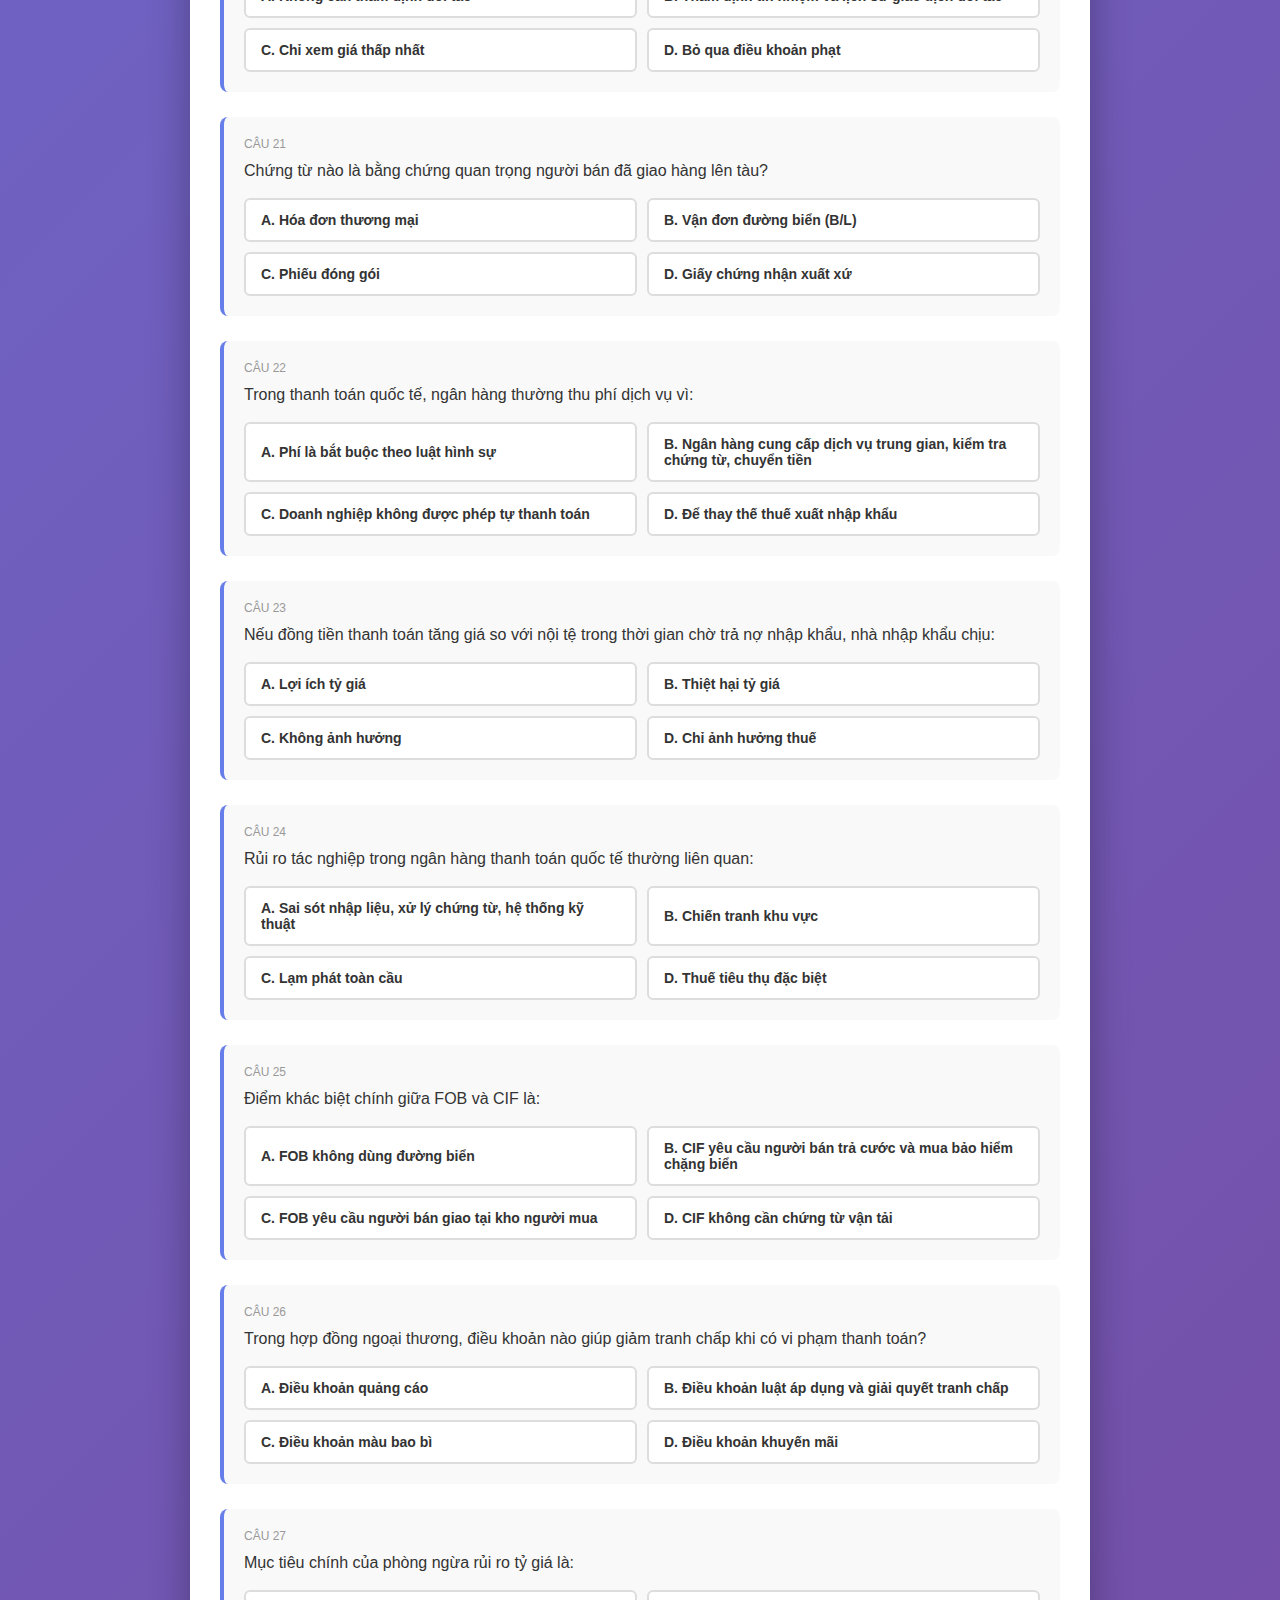
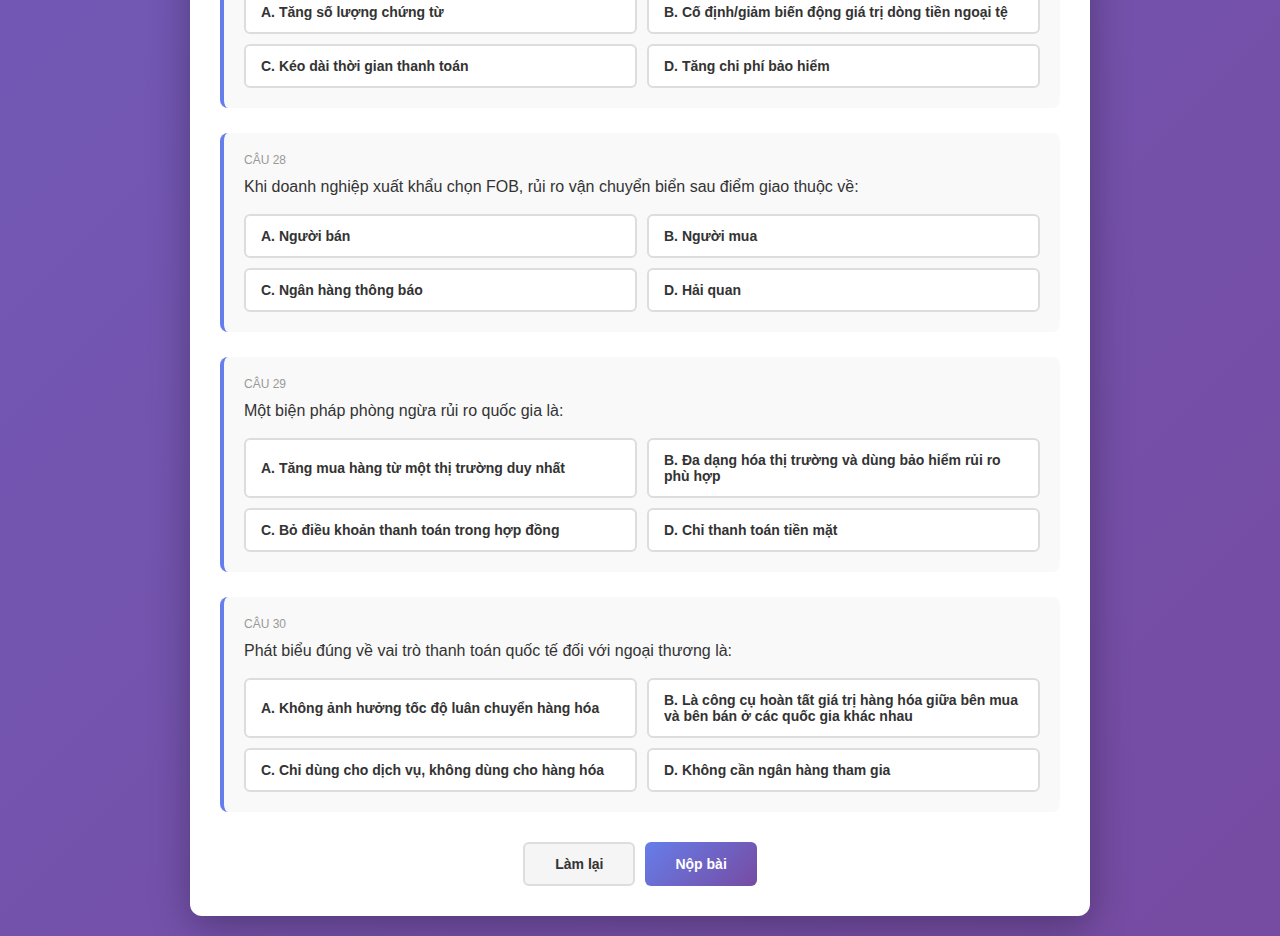
<file: chuong-1.html>
<!DOCTYPE html>
<html lang="vi">
<head>
    <meta charset="UTF-8">
    <meta name="viewport" content="width=device-width, initial-scale=1.0">
    <title>Chương 1 - 30 câu trắc nghiệm thanh toán quốc tế</title>
    <style>
        * {
            margin: 0;
            padding: 0;
            box-sizing: border-box;
        }

        body {
            font-family: 'Segoe UI', Tahoma, Geneva, Verdana, sans-serif;
            background: linear-gradient(135deg, #667eea 0%, #764ba2 100%);
            min-height: 100vh;
            padding: 20px;
        }

        .container {
            max-width: 900px;
            margin: 0 auto;
            background: white;
            border-radius: 12px;
            box-shadow: 0 10px 40px rgba(0, 0, 0, 0.3);
            overflow: hidden;
        }

        .header {
            background: linear-gradient(135deg, #667eea 0%, #764ba2 100%);
            color: white;
            padding: 30px;
            text-align: center;
        }

        .header h1 {
            font-size: 28px;
            margin-bottom: 10px;
        }

        .header p {
            font-size: 14px;
            opacity: 0.9;
        }

        .main-menu {
            background: #f5f7ff;
            border-bottom: 1px solid #dfe4ff;
            padding: 14px 20px;
            display: flex;
            flex-wrap: wrap;
            gap: 10px;
        }

        .menu-link {
            text-decoration: none;
            color: #3f51b5;
            background: white;
            border: 1px solid #cdd7ff;
            border-radius: 999px;
            padding: 8px 14px;
            font-size: 14px;
            font-weight: 600;
            transition: all 0.2s ease;
        }

        .menu-link:hover {
            background: #e8edff;
            border-color: #9fb2ff;
        }

        .menu-link.active {
            background: linear-gradient(135deg, #667eea 0%, #764ba2 100%);
            color: white;
            border-color: transparent;
        }

        .content {
            padding: 30px;
        }

        .quiz-info {
            display: flex;
            justify-content: space-between;
            margin-bottom: 30px;
            padding: 20px;
            background: #f5f5f5;
            border-radius: 8px;
            flex-wrap: wrap;
            gap: 15px;
        }

        .info-item {
            display: flex;
            flex-direction: column;
        }

        .info-label {
            font-size: 12px;
            color: #666;
            text-transform: uppercase;
            margin-bottom: 5px;
        }

        .info-value {
            font-size: 20px;
            font-weight: bold;
            color: #333;
        }

        .progress-bar {
            width: 100%;
            height: 8px;
            background: #e0e0e0;
            border-radius: 4px;
            overflow: hidden;
            margin-bottom: 30px;
        }

        .progress-fill {
            height: 100%;
            background: linear-gradient(90deg, #667eea, #764ba2);
            width: 0%;
            transition: width 0.3s ease;
        }

        .question-item {
            margin-bottom: 25px;
            padding: 20px;
            background: #f9f9f9;
            border-radius: 8px;
            border-left: 4px solid #667eea;
            transition: all 0.3s ease;
        }

        .question-item.answered {
            border-left-color: #4caf50;
        }

        .question-item.answered.incorrect {
            border-left-color: #f44336;
        }

        .question-number {
            font-size: 12px;
            color: #999;
            margin-bottom: 8px;
            text-transform: uppercase;
        }

        .question-text {
            font-size: 16px;
            color: #333;
            margin-bottom: 15px;
            line-height: 1.5;
            font-weight: 500;
        }

        .options-container {
            display: grid;
            grid-template-columns: 1fr 1fr;
            gap: 10px;
        }

        .option-btn {
            padding: 12px 15px;
            border: 2px solid #ddd;
            background: white;
            color: #333;
            font-size: 14px;
            font-weight: 600;
            border-radius: 6px;
            cursor: pointer;
            transition: all 0.3s ease;
            text-align: left;
        }

        .option-btn:hover:not(:disabled) {
            border-color: #667eea;
            background: #f0f4ff;
        }

        .option-btn.selected {
            background: #667eea;
            color: white;
            border-color: #667eea;
        }

        .option-btn.correct {
            background: #4caf50;
            color: white;
            border-color: #4caf50;
        }

        .option-btn.incorrect {
            background: #f44336;
            color: white;
            border-color: #f44336;
        }

        .feedback {
            margin-top: 10px;
            padding: 10px 15px;
            border-radius: 4px;
            font-size: 13px;
            display: none;
        }

        .feedback.show {
            display: block;
        }

        .feedback.correct {
            background: #e8f5e9;
            color: #2e7d32;
        }

        .feedback.incorrect {
            background: #ffebee;
            color: #c62828;
        }

        .buttons-container {
            display: flex;
            gap: 10px;
            justify-content: center;
            margin-top: 30px;
            flex-wrap: wrap;
        }

        .btn {
            padding: 12px 30px;
            font-size: 14px;
            font-weight: 600;
            border: none;
            border-radius: 6px;
            cursor: pointer;
            transition: all 0.3s ease;
        }

        .btn:disabled {
            opacity: 0.5;
            cursor: not-allowed;
        }

        .btn-primary {
            background: linear-gradient(135deg, #667eea 0%, #764ba2 100%);
            color: white;
        }

        .btn-secondary {
            background: #f5f5f5;
            color: #333;
            border: 2px solid #ddd;
        }

        .results-container {
            display: none;
            text-align: center;
            padding: 40px 20px;
        }

        .results-container.show {
            display: block;
        }

        .score-circle {
            width: 150px;
            height: 150px;
            border-radius: 50%;
            display: flex;
            align-items: center;
            justify-content: center;
            margin: 0 auto 20px;
            font-size: 48px;
            font-weight: bold;
            color: white;
        }

        .score-circle.excellent { background: linear-gradient(135deg, #4caf50 0%, #45a049 100%); }
        .score-circle.good { background: linear-gradient(135deg, #2196f3 0%, #1976d2 100%); }
        .score-circle.fair { background: linear-gradient(135deg, #ff9800 0%, #f57c00 100%); }
        .score-circle.poor { background: linear-gradient(135deg, #f44336 0%, #d32f2f 100%); }

        .results-message {
            font-size: 24px;
            font-weight: bold;
            color: #333;
            margin-bottom: 20px;
        }

        .results-details {
            font-size: 16px;
            color: #666;
            margin-bottom: 30px;
        }

        .wrong-answers {
            text-align: left;
            background: #fff7f7;
            border: 1px solid #ffd6d6;
            border-radius: 8px;
            padding: 16px;
            margin-top: 18px;
        }

        .wrong-answers h3 {
            font-size: 18px;
            color: #b71c1c;
            margin-bottom: 12px;
        }

        .wrong-item {
            padding: 10px 0;
            border-bottom: 1px dashed #f0b4b4;
            line-height: 1.5;
            color: #333;
        }

        .wrong-item:last-child {
            border-bottom: none;
        }

        .wrong-item strong {
            color: #c62828;
        }

        @media (max-width: 600px) {
            .header h1 {
                font-size: 21px;
            }

            .content {
                padding: 20px;
            }

            .quiz-info {
                flex-direction: column;
            }

            .options-container {
                grid-template-columns: 1fr;
            }

            .buttons-container {
                flex-direction: column;
            }

            .btn {
                width: 100%;
            }
        }
    </style>
</head>
<body>
    <div class="container">
        <div class="header">
            <h1>Chương 1 - Trắc nghiệm thanh toán quốc tế</h1>
            <p>Bộ 30 câu hỏi A/B/C/D</p>
        </div>

        <nav class="main-menu">
            <a class="menu-link" href="index.html">Trang này</a>
            <a class="menu-link active" href="chuong-1.html">Chương 1</a>
            <a class="menu-link" href="chuong-2.html">Chương 2</a>
            <a class="menu-link" href="chuong-3.html">Chương 3</a>
            <a class="menu-link" href="chuong-4.html">Chương 4</a>
            <a class="menu-link" href="chuong-5.html">Chương 5</a>
            <a class="menu-link" href="chuong-6.html">Chương 6</a>
        </nav>

        <div class="content">
            <div class="quiz-info">
                <div class="info-item">
                    <span class="info-label">Câu hỏi</span>
                    <span class="info-value"><span id="current-question">0</span>/30</span>
                </div>
                <div class="info-item">
                    <span class="info-label">Câu đúng</span>
                    <span class="info-value" style="color: #4caf50;" id="correct-count">0</span>
                </div>
                <div class="info-item">
                    <span class="info-label">Câu sai</span>
                    <span class="info-value" style="color: #f44336;" id="incorrect-count">0</span>
                </div>
                <div class="info-item">
                    <span class="info-label">Tỷ lệ</span>
                    <span class="info-value" id="percentage">0%</span>
                </div>
            </div>

            <div class="progress-bar">
                <div class="progress-fill" id="progress-fill"></div>
            </div>

            <div id="quiz-container"></div>

            <div id="results-container" class="results-container">
                <div class="score-circle" id="score-circle">0/30</div>
                <div class="results-message" id="results-message"></div>
                <div class="results-details" id="results-details"></div>
                <div class="wrong-answers" id="wrong-answers" style="display: none;"></div>
            </div>

            <div class="buttons-container">
                <button class="btn btn-secondary" id="btn-reset" onclick="resetQuiz()">Làm lại</button>
                <button class="btn btn-primary" id="btn-submit" onclick="submitQuiz()">Nộp bài</button>
            </div>
        </div>
    </div>

    <script>
        const quizData = [
            { question: "Hoạt động nào là cơ sở hình thành thanh toán quốc tế?", options: ["Đầu tư ra nước ngoài", "Ngoại thương", "Du lịch quốc tế", "Viện trợ quốc tế"], answer: 1 },
            { question: "Trong điều kiện FOB, người bán hoàn thành nghĩa vụ giao hàng khi nào?", options: ["Khi giao hàng cho người chuyên chở đầu tiên", "Khi hàng qua lan can tàu/có mặt trên tàu tại cảng bốc", "Khi hàng đến cảng dỡ", "Khi người mua nhận chứng từ"], answer: 1 },
            { question: "Trong điều kiện CIF, người bán phải mua bảo hiểm cho chặng nào?", options: ["Từ kho người bán đến kho người mua", "Từ cảng đi đến cảng đến theo hợp đồng", "Chỉ trong nội địa nước xuất khẩu", "Không phải mua bảo hiểm"], answer: 1 },
            { question: "Theo CIF, thời điểm chuyển rủi ro từ người bán sang người mua là:", options: ["Khi ký hợp đồng", "Khi giao chứng từ", "Khi hàng được xếp lên tàu tại cảng đi", "Khi tàu cập cảng đến"], answer: 2 },
            { question: "Cơ quan có chức năng chủ trì quản lý tiền tệ đối với thanh toán quốc tế của quốc gia là:", options: ["Ngân hàng thương mại", "Ngân hàng trung ương", "Công ty bảo hiểm", "Hiệp hội doanh nghiệp"], answer: 1 },
            { question: "Yếu tố nào sau đây KHÔNG phải đặc điểm của thanh toán quốc tế?", options: ["Chịu ảnh hưởng luật pháp quốc gia và quốc tế", "Chỉ liên quan đến nội tệ của một nước", "Liên quan ngoại tệ và tỷ giá", "Thường thực hiện qua hệ thống ngân hàng"], answer: 1 },
            { question: "Rủi ro do bất ổn chính trị, chiến tranh, cấm vận gây ra thuộc nhóm nào?", options: ["Rủi ro tín dụng", "Rủi ro quốc gia", "Rủi ro tác nghiệp", "Rủi ro thanh khoản"], answer: 1 },
            { question: "Rủi ro phát sinh do đối tác không thực hiện nghĩa vụ thanh toán gọi là:", options: ["Rủi ro tỷ giá", "Rủi ro tín dụng", "Rủi ro pháp lý", "Rủi ro quốc gia"], answer: 1 },
            { question: "Incoterms 2020 do tổ chức nào ban hành?", options: ["WTO", "IMF", "ICC", "WB"], answer: 2 },
            { question: "Nếu doanh nghiệp xuất khẩu Việt Nam muốn giảm chi phí vận tải và bảo hiểm, điều kiện nào thường được chọn?", options: ["CIF", "FOB", "DDP", "CFR"], answer: 1 },
            { question: "Khi dùng FOB, người mua chịu trách nhiệm thuê tàu và mua bảo hiểm từ đâu?", options: ["Từ kho người bán", "Từ sau khi hàng được xếp lên tàu", "Từ khi ký hợp đồng", "Từ cảng dỡ về kho"], answer: 1 },
            { question: "Trong CIF, người bán phải cung cấp cho người mua loại chứng từ nào liên quan bảo hiểm?", options: ["Chứng thư kiểm dịch", "Hợp đồng đại lý", "Chứng từ bảo hiểm", "Giấy phép nhập khẩu"], answer: 2 },
            { question: "Vai trò quan trọng của ngân hàng thương mại trong thanh toán quốc tế là:", options: ["Ban hành luật ngoại hối", "Trung gian thanh toán và tài trợ thương mại", "Quản lý dự trữ ngoại hối quốc gia", "Cấp phép hãng tàu"], answer: 1 },
            { question: "Phương thức thanh toán nào giúp giảm rủi ro cho người xuất khẩu tốt hơn chuyển tiền trả sau?", options: ["Ghi sổ", "Nhờ thu trơn", "Tín dụng chứng từ (L/C)", "Trả chậm không bảo lãnh"], answer: 2 },
            { question: "Rủi ro tỷ giá trong thanh toán quốc tế là:", options: ["Do sai sót chứng từ vận tải", "Do biến động tỷ giá làm thay đổi giá trị khoản thu/chi", "Do thiên tai tại cảng đi", "Do ngân hàng chậm mở cửa"], answer: 1 },
            { question: "Trong điều kiện FOB, chi phí bốc hàng lên tàu tại cảng đi thường do ai chịu?", options: ["Người mua", "Người bán", "Hãng tàu", "Bên bảo hiểm"], answer: 1 },
            { question: "Trong CIF, chi phí cước biển đến cảng đích do ai trả?", options: ["Người mua", "Người bán", "Ngân hàng phát hành L/C", "Công ty bảo hiểm"], answer: 1 },
            { question: "Một biện pháp giảm rủi ro không thanh toán của người mua là:", options: ["Chỉ giao dịch bằng miệng", "Dùng L/C không hủy ngang, xác nhận khi cần", "Giao hàng trước, nhận tiền sau không điều kiện", "Không kiểm tra năng lực tài chính đối tác"], answer: 1 },
            { question: "Rủi ro pháp lý trong thanh toán quốc tế có thể phát sinh từ:", options: ["Khác biệt hệ thống luật giữa các nước", "Biến động giá dầu", "Tắc nghẽn cảng", "Hỏng container"], answer: 0 },
            { question: "Theo thực tiễn, doanh nghiệp nên làm gì trước khi ký hợp đồng ngoại thương để hạn chế rủi ro?", options: ["Không cần thẩm định đối tác", "Thẩm định tín nhiệm và lịch sử giao dịch đối tác", "Chỉ xem giá thấp nhất", "Bỏ qua điều khoản phạt"], answer: 1 },
            { question: "Chứng từ nào là bằng chứng quan trọng người bán đã giao hàng lên tàu?", options: ["Hóa đơn thương mại", "Vận đơn đường biển (B/L)", "Phiếu đóng gói", "Giấy chứng nhận xuất xứ"], answer: 1 },
            { question: "Trong thanh toán quốc tế, ngân hàng thường thu phí dịch vụ vì:", options: ["Phí là bắt buộc theo luật hình sự", "Ngân hàng cung cấp dịch vụ trung gian, kiểm tra chứng từ, chuyển tiền", "Doanh nghiệp không được phép tự thanh toán", "Để thay thế thuế xuất nhập khẩu"], answer: 1 },
            { question: "Nếu đồng tiền thanh toán tăng giá so với nội tệ trong thời gian chờ trả nợ nhập khẩu, nhà nhập khẩu chịu:", options: ["Lợi ích tỷ giá", "Thiệt hại tỷ giá", "Không ảnh hưởng", "Chỉ ảnh hưởng thuế"], answer: 1 },
            { question: "Rủi ro tác nghiệp trong ngân hàng thanh toán quốc tế thường liên quan:", options: ["Sai sót nhập liệu, xử lý chứng từ, hệ thống kỹ thuật", "Chiến tranh khu vực", "Lạm phát toàn cầu", "Thuế tiêu thụ đặc biệt"], answer: 0 },
            { question: "Điểm khác biệt chính giữa FOB và CIF là:", options: ["FOB không dùng đường biển", "CIF yêu cầu người bán trả cước và mua bảo hiểm chặng biển", "FOB yêu cầu người bán giao tại kho người mua", "CIF không cần chứng từ vận tải"], answer: 1 },
            { question: "Trong hợp đồng ngoại thương, điều khoản nào giúp giảm tranh chấp khi có vi phạm thanh toán?", options: ["Điều khoản quảng cáo", "Điều khoản luật áp dụng và giải quyết tranh chấp", "Điều khoản màu bao bì", "Điều khoản khuyến mãi"], answer: 1 },
            { question: "Mục tiêu chính của phòng ngừa rủi ro tỷ giá là:", options: ["Tăng số lượng chứng từ", "Cố định/giảm biến động giá trị dòng tiền ngoại tệ", "Kéo dài thời gian thanh toán", "Tăng chi phí bảo hiểm"], answer: 1 },
            { question: "Khi doanh nghiệp xuất khẩu chọn FOB, rủi ro vận chuyển biển sau điểm giao thuộc về:", options: ["Người bán", "Người mua", "Ngân hàng thông báo", "Hải quan"], answer: 1 },
            { question: "Một biện pháp phòng ngừa rủi ro quốc gia là:", options: ["Tăng mua hàng từ một thị trường duy nhất", "Đa dạng hóa thị trường và dùng bảo hiểm rủi ro phù hợp", "Bỏ điều khoản thanh toán trong hợp đồng", "Chỉ thanh toán tiền mặt"], answer: 1 },
            { question: "Phát biểu đúng về vai trò thanh toán quốc tế đối với ngoại thương là:", options: ["Không ảnh hưởng tốc độ luân chuyển hàng hóa", "Là công cụ hoàn tất giá trị hàng hóa giữa bên mua và bên bán ở các quốc gia khác nhau", "Chỉ dùng cho dịch vụ, không dùng cho hàng hóa", "Không cần ngân hàng tham gia"], answer: 1 }
        ];

        let userAnswers = [];

        function renderQuiz() {
            const container = document.getElementById('quiz-container');
            container.innerHTML = '';

            quizData.forEach((item, index) => {
                const questionDiv = document.createElement('div');
                questionDiv.className = 'question-item';
                questionDiv.id = `question-${index}`;

                const numberDiv = document.createElement('div');
                numberDiv.className = 'question-number';
                numberDiv.textContent = `Câu ${index + 1}`;

                const textDiv = document.createElement('div');
                textDiv.className = 'question-text';
                textDiv.textContent = item.question;

                const optionsDiv = document.createElement('div');
                optionsDiv.className = 'options-container';

                const labels = ['A', 'B', 'C', 'D'];
                item.options.forEach((option, optionIndex) => {
                    const btn = document.createElement('button');
                    btn.className = 'option-btn';
                    btn.textContent = labels[optionIndex] + '. ' + option;
                    btn.onclick = () => selectAnswer(index, optionIndex);
                    btn.id = `option-${index}-${optionIndex}`;
                    optionsDiv.appendChild(btn);
                });

                const feedbackDiv = document.createElement('div');
                feedbackDiv.className = 'feedback';
                feedbackDiv.id = `feedback-${index}`;

                questionDiv.appendChild(numberDiv);
                questionDiv.appendChild(textDiv);
                questionDiv.appendChild(optionsDiv);
                questionDiv.appendChild(feedbackDiv);

                container.appendChild(questionDiv);
            });
        }

        function selectAnswer(questionIndex, optionIndex) {
            userAnswers[questionIndex] = optionIndex;

            ['A', 'B', 'C', 'D'].forEach((_, i) => {
                const btn = document.getElementById(`option-${questionIndex}-${i}`);
                if (btn) {
                    if (i === optionIndex) {
                        btn.classList.add('selected');
                    } else {
                        btn.classList.remove('selected');
                    }
                }
            });

            document.getElementById(`question-${questionIndex}`).classList.add('answered');

            updateProgress();
        }

        function updateProgress() {
            const answered = userAnswers.filter(ans => ans !== undefined).length;
            const total = quizData.length;
            const percent = Math.round((answered / total) * 100);

            document.getElementById('current-question').textContent = answered;
            document.getElementById('progress-fill').style.width = percent + '%';
        }

        function submitQuiz() {
            let correct = 0;
            let incorrect = 0;

            quizData.forEach((item, index) => {
                const feedbackDiv = document.getElementById(`feedback-${index}`);
                const questionItem = document.getElementById(`question-${index}`);
                const labels = ['A', 'B', 'C', 'D'];
                const isCorrect = userAnswers[index] === item.answer;

                if (isCorrect) {
                    correct++;
                    const btn = document.getElementById(`option-${index}-${userAnswers[index]}`);
                    if (btn) btn.classList.add('correct');
                    feedbackDiv.className = 'feedback show correct';
                    feedbackDiv.textContent = 'Chính xác!';
                } else {
                    incorrect++;
                    const userBtn = document.getElementById(`option-${index}-${userAnswers[index]}`);
                    if (userBtn) userBtn.classList.add('incorrect');
                    const correctBtn = document.getElementById(`option-${index}-${item.answer}`);
                    if (correctBtn) correctBtn.classList.add('correct');
                    feedbackDiv.className = 'feedback show incorrect';
                    feedbackDiv.textContent = `Sai! Đáp án đúng là: ${labels[item.answer]}`;
                    questionItem.classList.add('incorrect');
                }
            });

            const percentage = Math.round((correct / quizData.length) * 100);
            document.getElementById('correct-count').textContent = correct;
            document.getElementById('incorrect-count').textContent = incorrect;
            document.getElementById('percentage').textContent = percentage + '%';

            showResults(correct, percentage);
        }

        function showResults(correct, percentage) {
            const resultsContainer = document.getElementById('results-container');
            const scoreCircle = document.getElementById('score-circle');
            const resultsMessage = document.getElementById('results-message');
            const resultsDetails = document.getElementById('results-details');
            const wrongAnswers = document.getElementById('wrong-answers');
            const labels = ['A', 'B', 'C', 'D'];

            scoreCircle.textContent = correct + '/' + quizData.length;

            if (percentage >= 90) {
                scoreCircle.className = 'score-circle excellent';
                resultsMessage.textContent = 'Xuất sắc!';
            } else if (percentage >= 70) {
                scoreCircle.className = 'score-circle good';
                resultsMessage.textContent = 'Tốt lắm!';
            } else if (percentage >= 50) {
                scoreCircle.className = 'score-circle fair';
                resultsMessage.textContent = 'Cần cố gắng thêm!';
            } else {
                scoreCircle.className = 'score-circle poor';
                resultsMessage.textContent = 'Cần ôn luyện thêm!';
            }

            resultsDetails.innerHTML = `<p>Bạn trả lời đúng <strong>${correct}</strong> trên <strong>${quizData.length}</strong> câu (${percentage}%)</p>`;

            const wrongList = [];
            quizData.forEach((item, index) => {
                const userAnswer = userAnswers[index];
                if (userAnswer !== item.answer) {
                    const selected = userAnswer !== undefined
                        ? `${labels[userAnswer]} - ${item.options[userAnswer]}`
                        : 'Chưa chọn';

                    wrongList.push(`
                        <div class="wrong-item">
                            <div><strong>Câu ${index + 1}:</strong> ${item.question}</div>
                            <div>Bạn chọn: <strong>${selected}</strong></div>
                            <div>Đáp án đúng: <strong>${labels[item.answer]}</strong> - ${item.options[item.answer]}</div>
                        </div>
                    `);
                }
            });

            if (wrongList.length > 0) {
                wrongAnswers.style.display = 'block';
                wrongAnswers.innerHTML = `<h3>Các câu sai (${wrongList.length})</h3>${wrongList.join('')}`;
            } else {
                wrongAnswers.style.display = 'none';
                wrongAnswers.innerHTML = '';
            }

            resultsContainer.classList.add('show');
            document.getElementById('quiz-container').style.display = 'none';
        }

        function resetQuiz() {
            userAnswers = [];

            document.getElementById('quiz-container').style.display = 'block';
            document.getElementById('results-container').classList.remove('show');

            document.getElementById('current-question').textContent = '0';
            document.getElementById('correct-count').textContent = '0';
            document.getElementById('incorrect-count').textContent = '0';
            document.getElementById('percentage').textContent = '0%';
            document.getElementById('progress-fill').style.width = '0%';
            document.getElementById('wrong-answers').style.display = 'none';
            document.getElementById('wrong-answers').innerHTML = '';

            renderQuiz();
        }

        window.addEventListener('load', renderQuiz);
    </script>
</body>
</html>
</file>
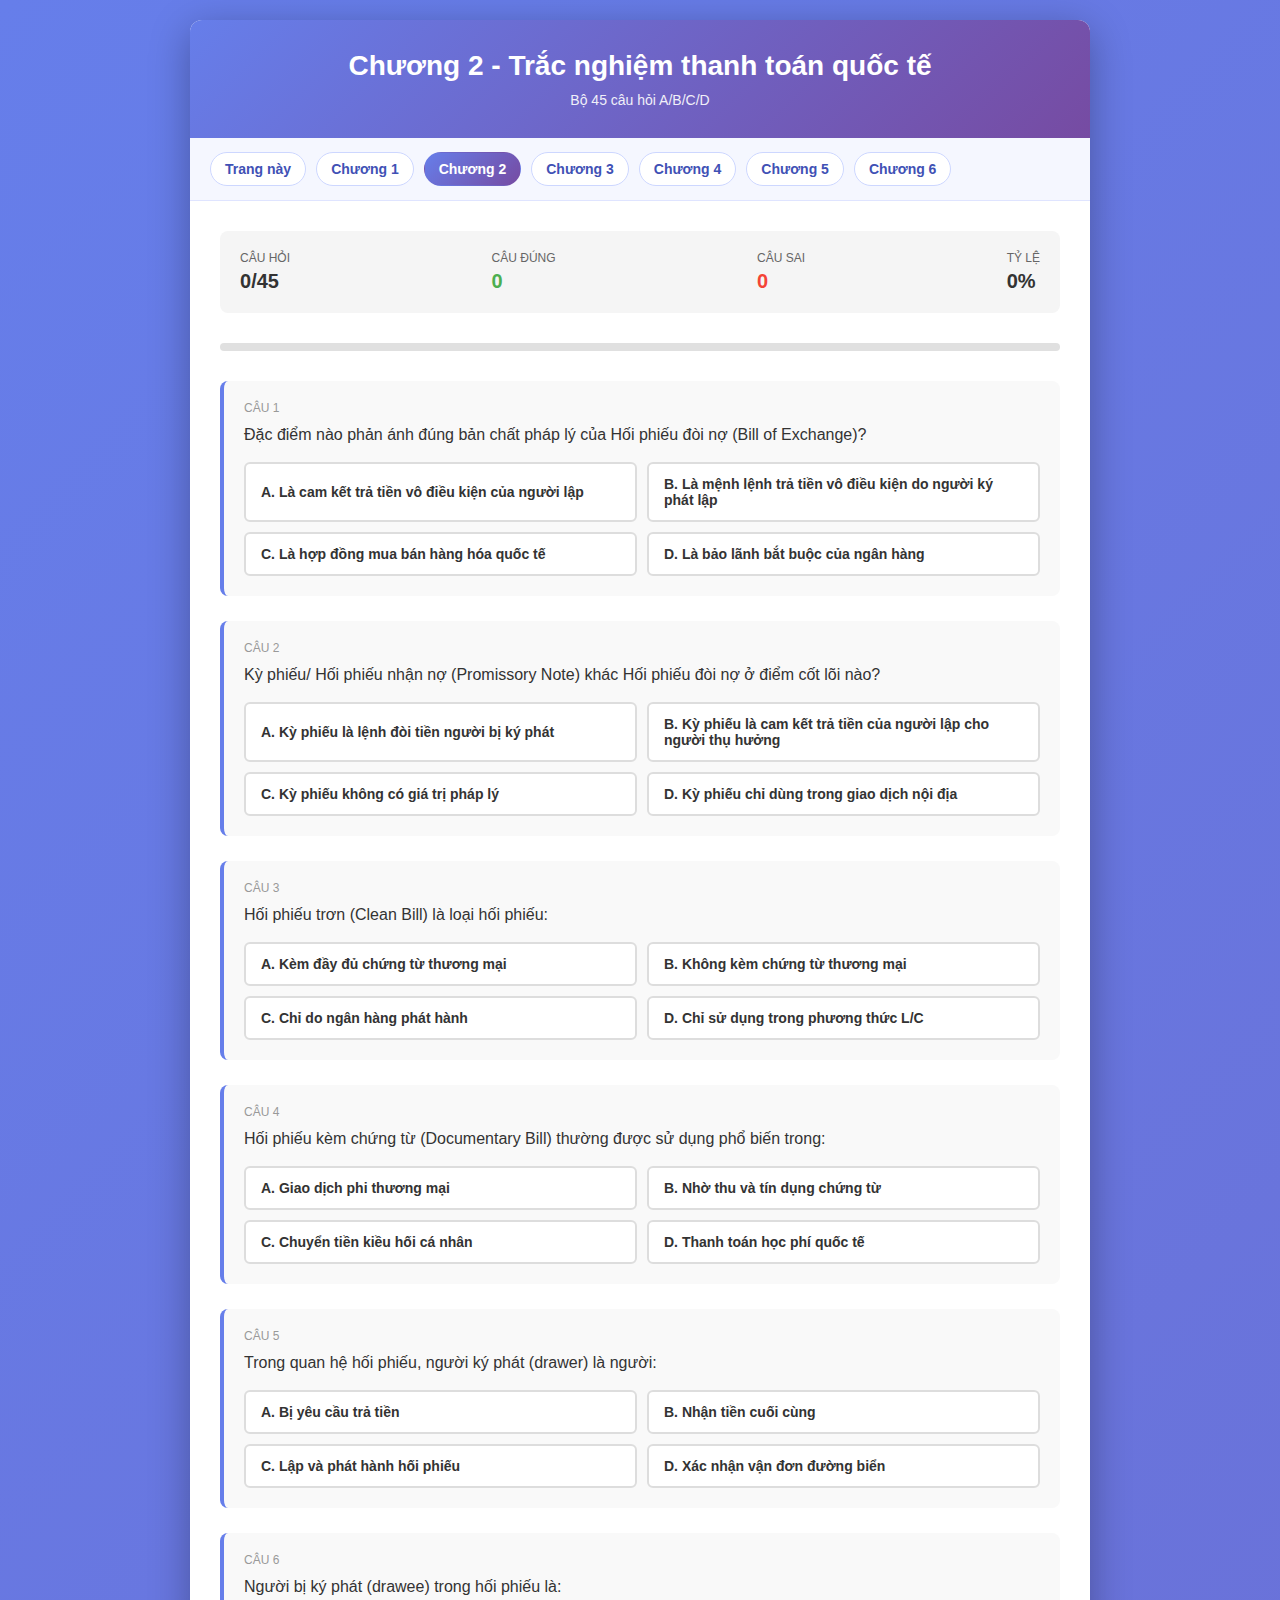
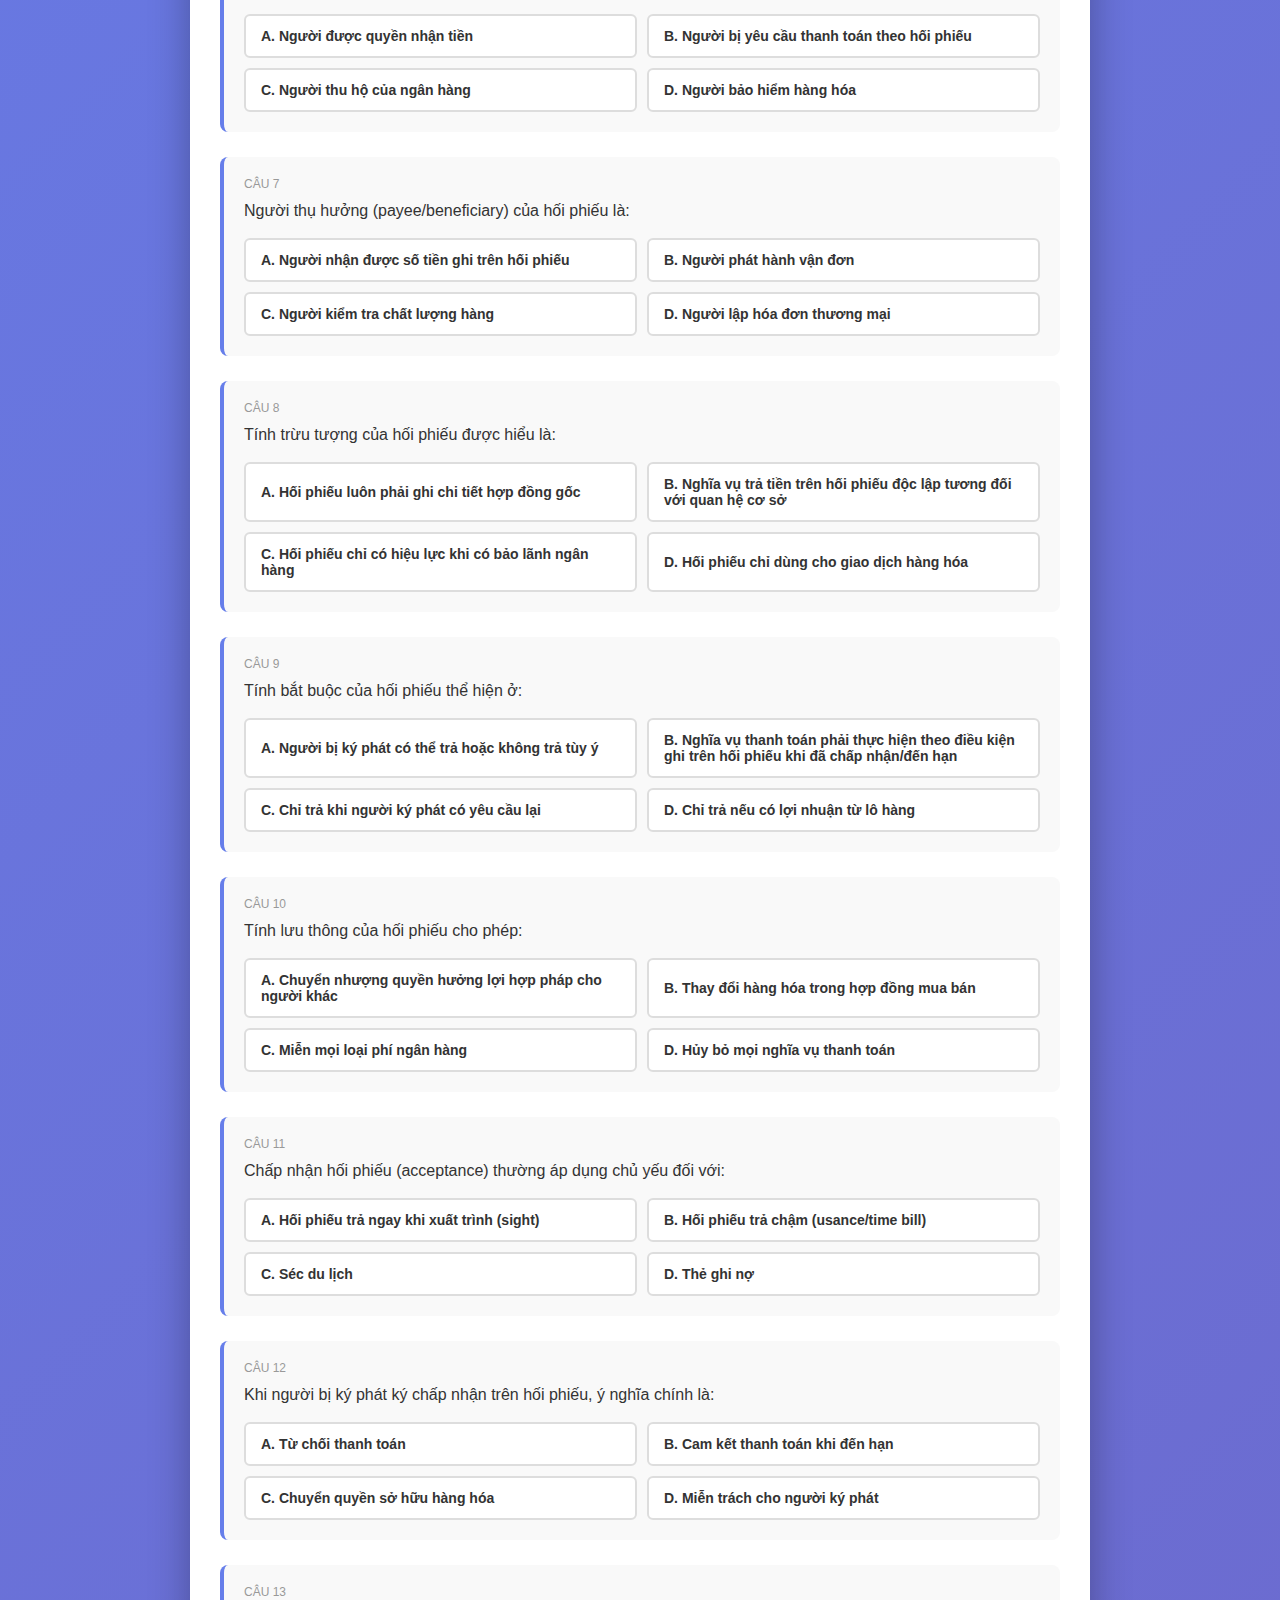
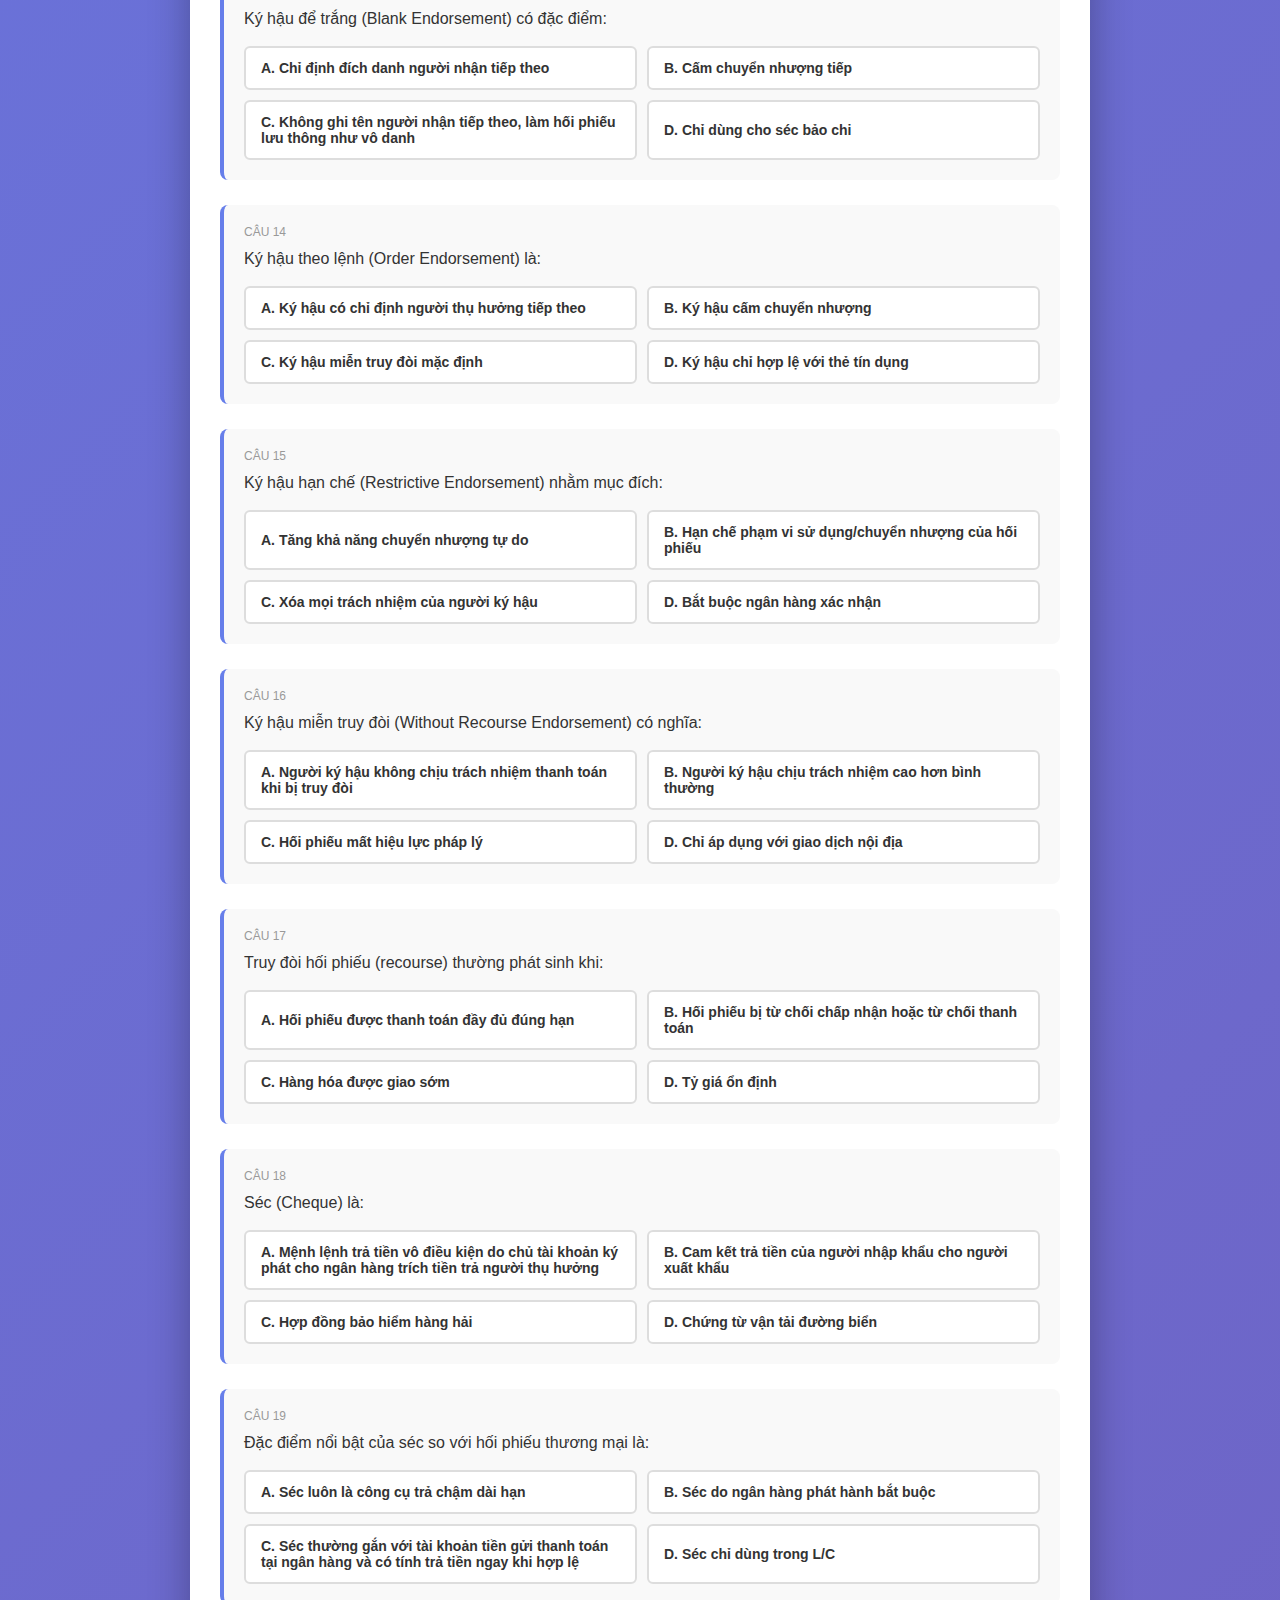
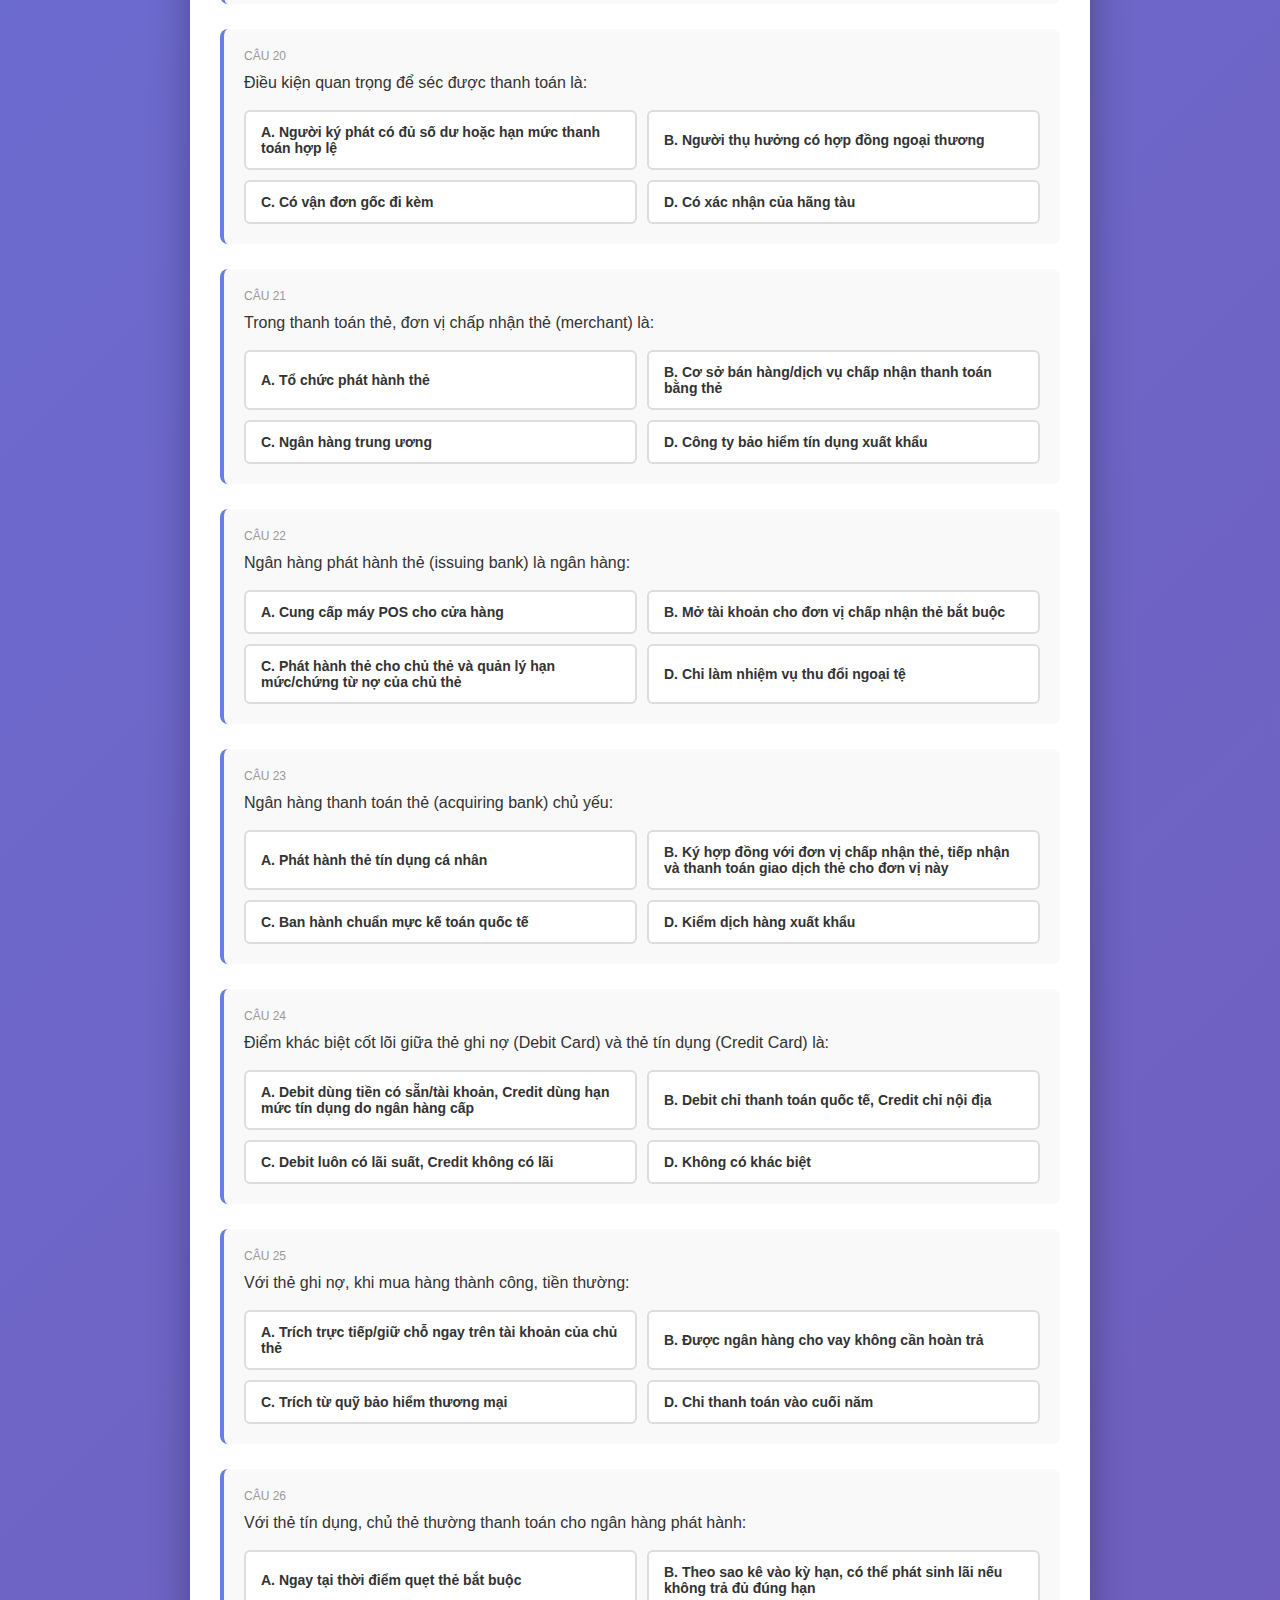
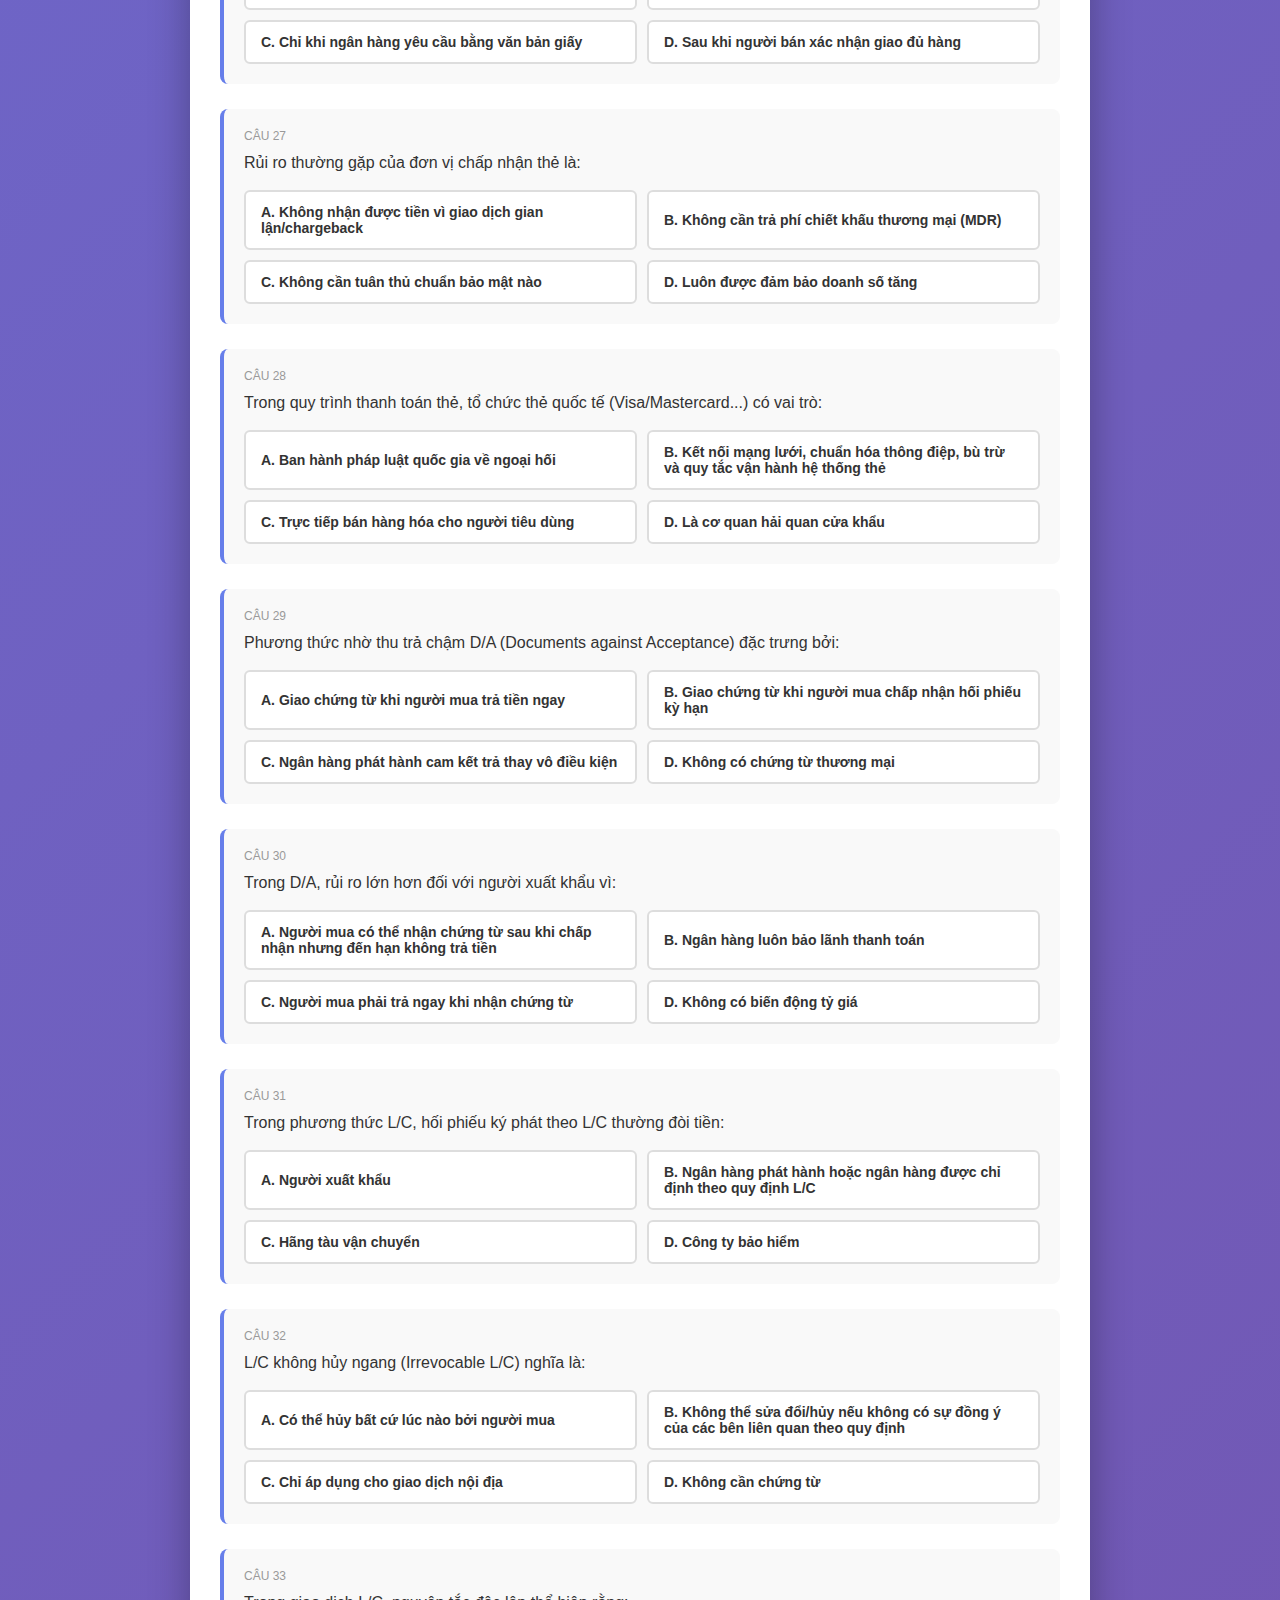
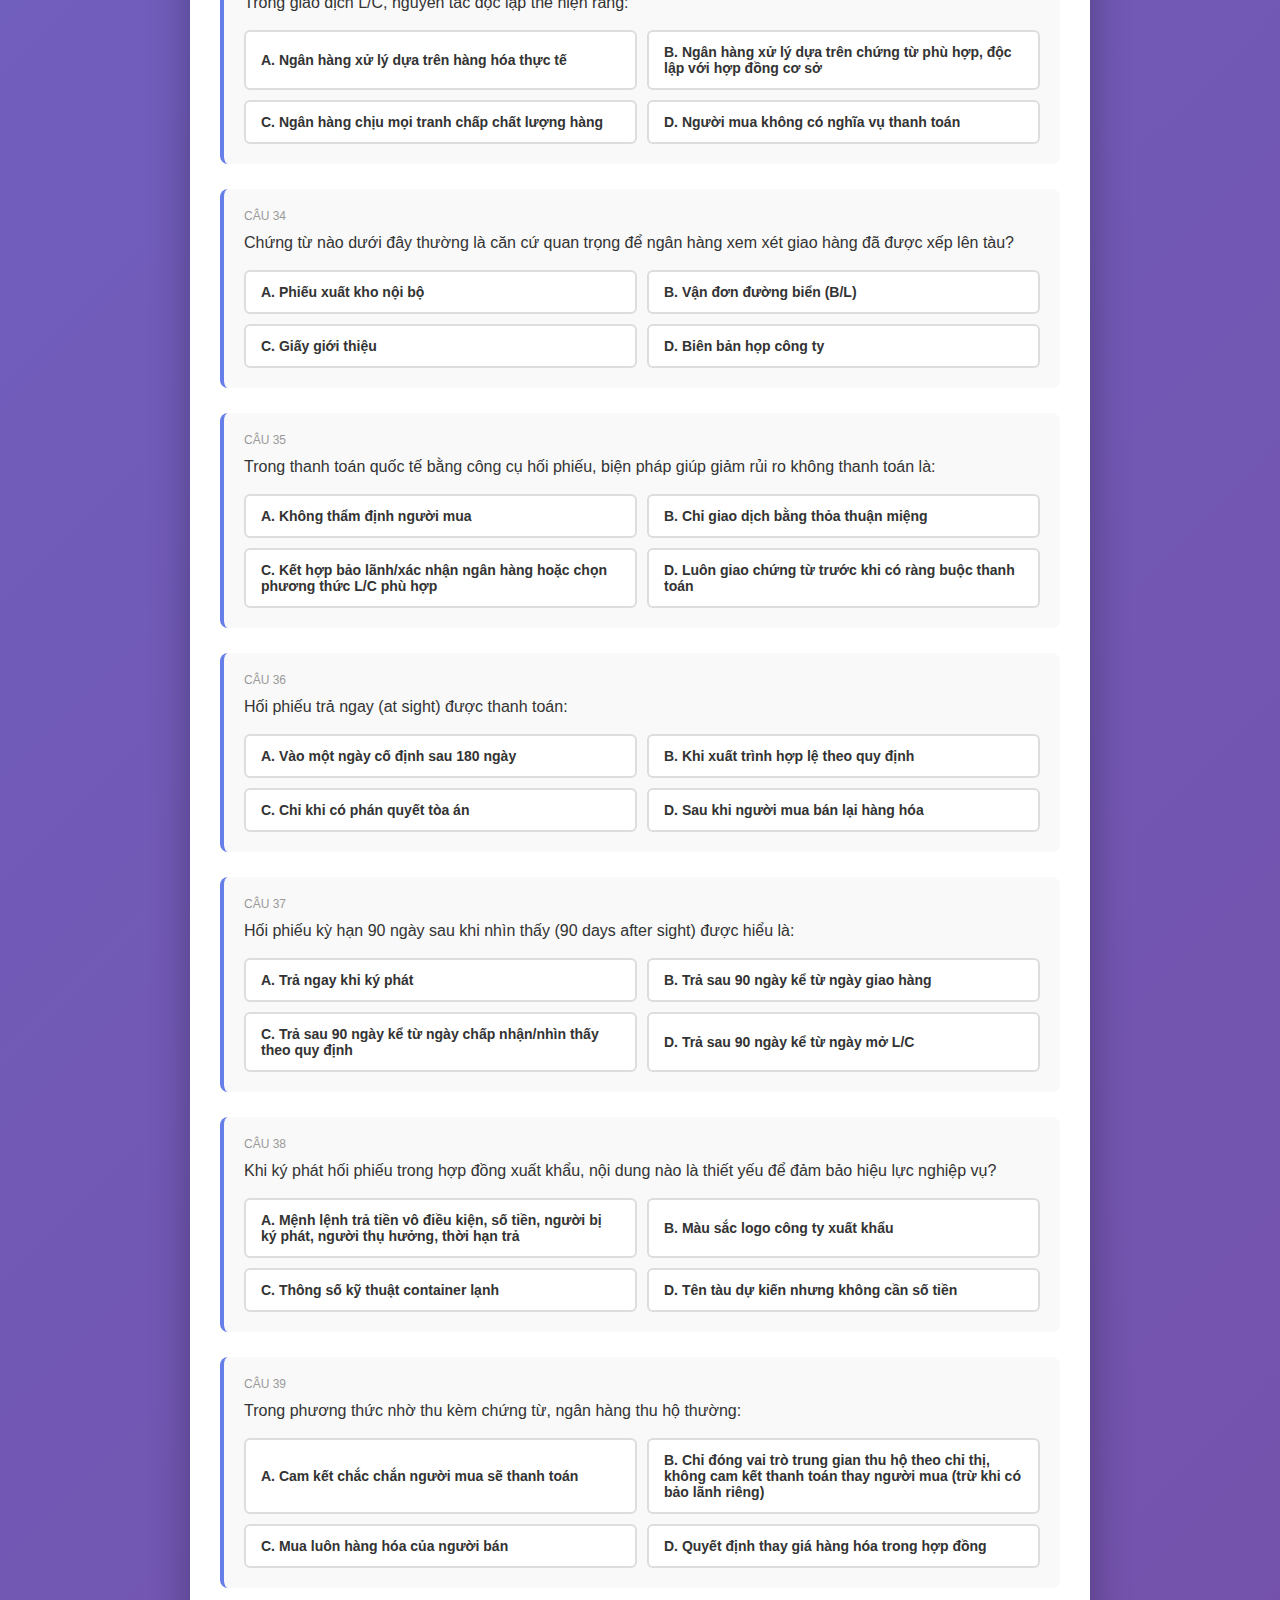
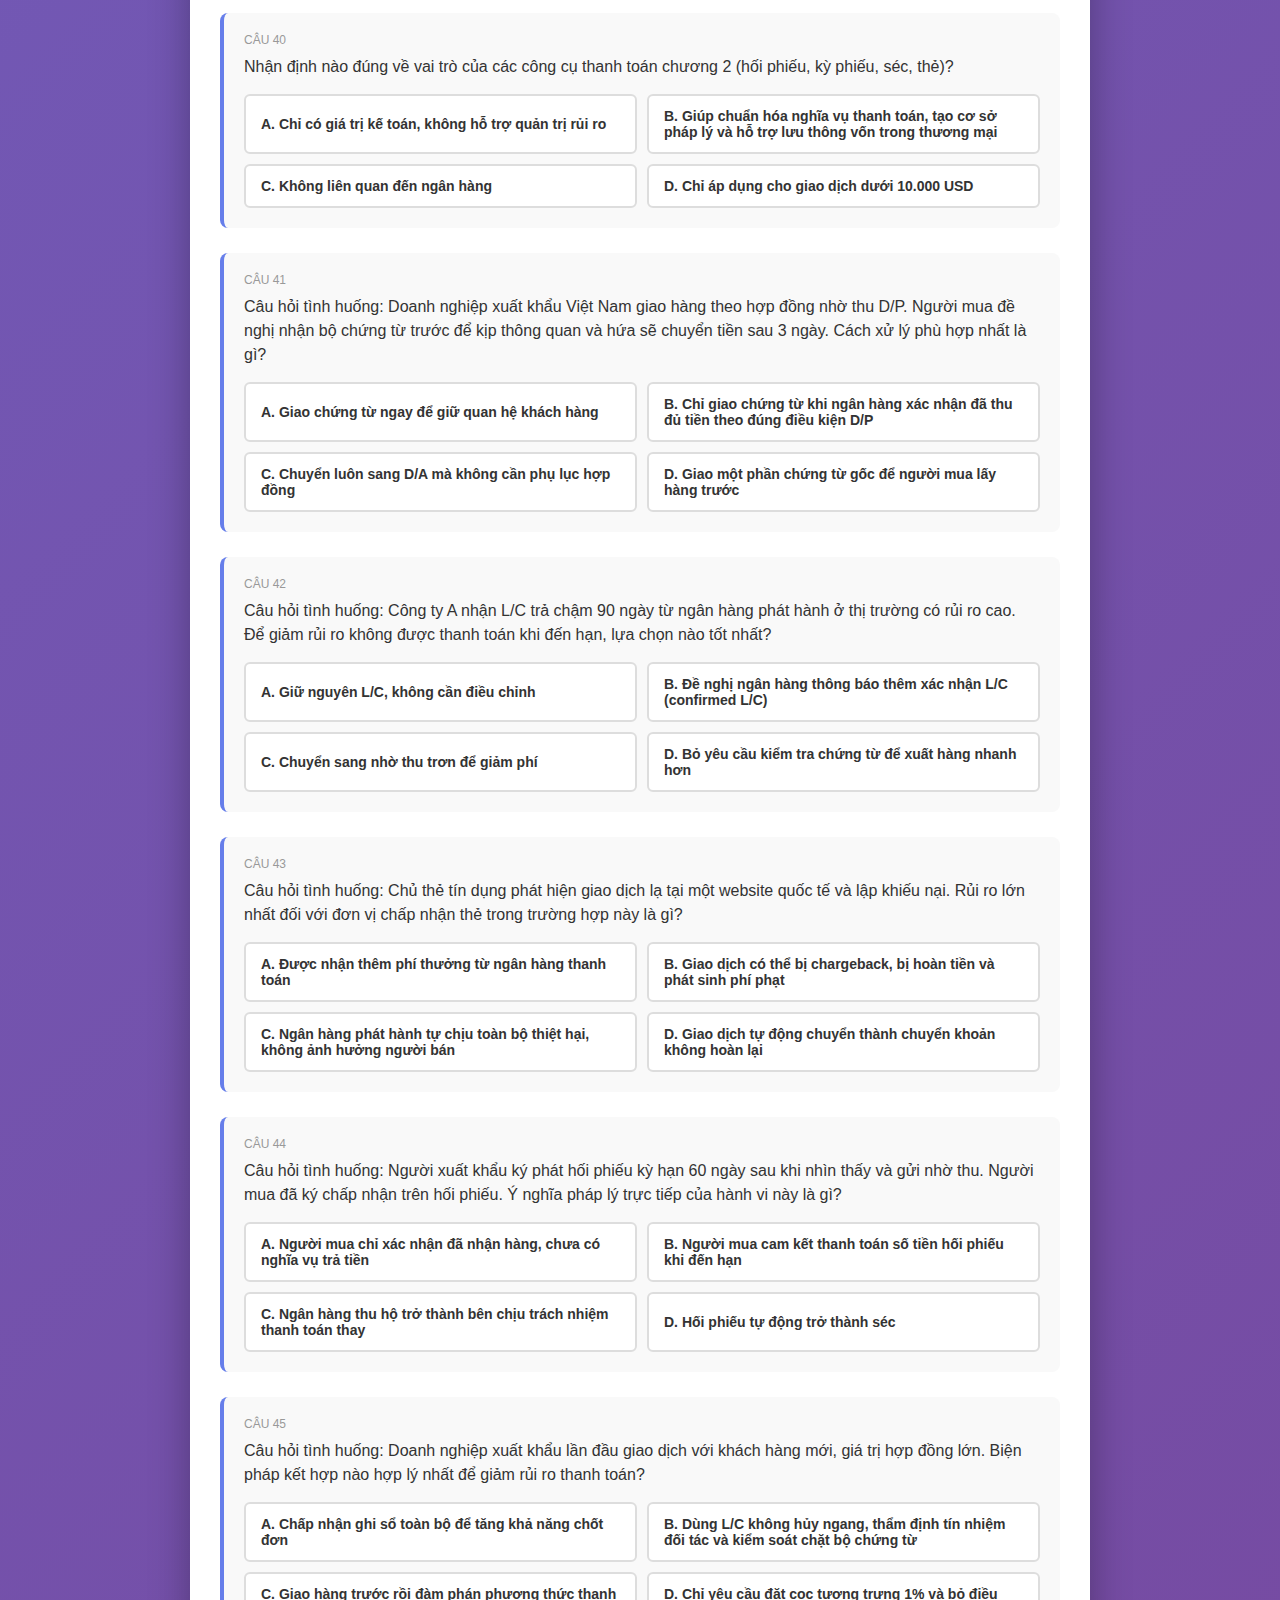
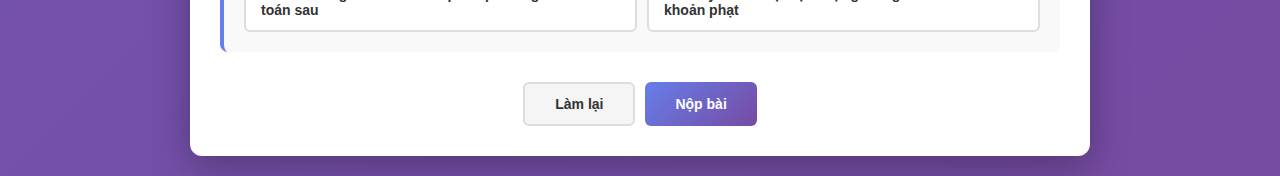
<file: chuong-2.html>
<!DOCTYPE html>
<html lang="vi">
<head>
    <meta charset="UTF-8">
    <meta name="viewport" content="width=device-width, initial-scale=1.0">
    <title>Chương 2 - 45 câu trắc nghiệm thanh toán quốc tế</title>
    <style>
        * {
            margin: 0;
            padding: 0;
            box-sizing: border-box;
        }

        body {
            font-family: 'Segoe UI', Tahoma, Geneva, Verdana, sans-serif;
            background: linear-gradient(135deg, #667eea 0%, #764ba2 100%);
            min-height: 100vh;
            padding: 20px;
        }

        .container {
            max-width: 900px;
            margin: 0 auto;
            background: white;
            border-radius: 12px;
            box-shadow: 0 10px 40px rgba(0, 0, 0, 0.3);
            overflow: hidden;
        }

        .header {
            background: linear-gradient(135deg, #667eea 0%, #764ba2 100%);
            color: white;
            padding: 30px;
            text-align: center;
        }

        .header h1 {
            font-size: 28px;
            margin-bottom: 10px;
        }

        .header p {
            font-size: 14px;
            opacity: 0.9;
        }

        .main-menu {
            background: #f5f7ff;
            border-bottom: 1px solid #dfe4ff;
            padding: 14px 20px;
            display: flex;
            flex-wrap: wrap;
            gap: 10px;
        }

        .menu-link {
            text-decoration: none;
            color: #3f51b5;
            background: white;
            border: 1px solid #cdd7ff;
            border-radius: 999px;
            padding: 8px 14px;
            font-size: 14px;
            font-weight: 600;
            transition: all 0.2s ease;
        }

        .menu-link:hover {
            background: #e8edff;
            border-color: #9fb2ff;
        }

        .menu-link.active {
            background: linear-gradient(135deg, #667eea 0%, #764ba2 100%);
            color: white;
            border-color: transparent;
        }

        .content {
            padding: 30px;
        }

        .quiz-info {
            display: flex;
            justify-content: space-between;
            margin-bottom: 30px;
            padding: 20px;
            background: #f5f5f5;
            border-radius: 8px;
            flex-wrap: wrap;
            gap: 15px;
        }

        .info-item {
            display: flex;
            flex-direction: column;
        }

        .info-label {
            font-size: 12px;
            color: #666;
            text-transform: uppercase;
            margin-bottom: 5px;
        }

        .info-value {
            font-size: 20px;
            font-weight: bold;
            color: #333;
        }

        .progress-bar {
            width: 100%;
            height: 8px;
            background: #e0e0e0;
            border-radius: 4px;
            overflow: hidden;
            margin-bottom: 30px;
        }

        .progress-fill {
            height: 100%;
            background: linear-gradient(90deg, #667eea, #764ba2);
            width: 0%;
            transition: width 0.3s ease;
        }

        .question-item {
            margin-bottom: 25px;
            padding: 20px;
            background: #f9f9f9;
            border-radius: 8px;
            border-left: 4px solid #667eea;
            transition: all 0.3s ease;
        }

        .question-item.answered {
            border-left-color: #4caf50;
        }

        .question-item.answered.incorrect {
            border-left-color: #f44336;
        }

        .question-number {
            font-size: 12px;
            color: #999;
            margin-bottom: 8px;
            text-transform: uppercase;
        }

        .question-text {
            font-size: 16px;
            color: #333;
            margin-bottom: 15px;
            line-height: 1.5;
            font-weight: 500;
        }

        .options-container {
            display: grid;
            grid-template-columns: 1fr 1fr;
            gap: 10px;
        }

        .option-btn {
            padding: 12px 15px;
            border: 2px solid #ddd;
            background: white;
            color: #333;
            font-size: 14px;
            font-weight: 600;
            border-radius: 6px;
            cursor: pointer;
            transition: all 0.3s ease;
            text-align: left;
        }

        .option-btn:hover:not(:disabled) {
            border-color: #667eea;
            background: #f0f4ff;
        }

        .option-btn.selected {
            background: #667eea;
            color: white;
            border-color: #667eea;
        }

        .option-btn.correct {
            background: #4caf50;
            color: white;
            border-color: #4caf50;
        }

        .option-btn.incorrect {
            background: #f44336;
            color: white;
            border-color: #f44336;
        }

        .feedback {
            margin-top: 10px;
            padding: 10px 15px;
            border-radius: 4px;
            font-size: 13px;
            display: none;
        }

        .feedback.show {
            display: block;
        }

        .feedback.correct {
            background: #e8f5e9;
            color: #2e7d32;
        }

        .feedback.incorrect {
            background: #ffebee;
            color: #c62828;
        }

        .buttons-container {
            display: flex;
            gap: 10px;
            justify-content: center;
            margin-top: 30px;
            flex-wrap: wrap;
        }

        .btn {
            padding: 12px 30px;
            font-size: 14px;
            font-weight: 600;
            border: none;
            border-radius: 6px;
            cursor: pointer;
            transition: all 0.3s ease;
        }

        .btn:disabled {
            opacity: 0.5;
            cursor: not-allowed;
        }

        .btn-primary {
            background: linear-gradient(135deg, #667eea 0%, #764ba2 100%);
            color: white;
        }

        .btn-secondary {
            background: #f5f5f5;
            color: #333;
            border: 2px solid #ddd;
        }

        .results-container {
            display: none;
            text-align: center;
            padding: 40px 20px;
        }

        .results-container.show {
            display: block;
        }

        .score-circle {
            width: 150px;
            height: 150px;
            border-radius: 50%;
            display: flex;
            align-items: center;
            justify-content: center;
            margin: 0 auto 20px;
            font-size: 48px;
            font-weight: bold;
            color: white;
        }

        .score-circle.excellent { background: linear-gradient(135deg, #4caf50 0%, #45a049 100%); }
        .score-circle.good { background: linear-gradient(135deg, #2196f3 0%, #1976d2 100%); }
        .score-circle.fair { background: linear-gradient(135deg, #ff9800 0%, #f57c00 100%); }
        .score-circle.poor { background: linear-gradient(135deg, #f44336 0%, #d32f2f 100%); }

        .results-message {
            font-size: 24px;
            font-weight: bold;
            color: #333;
            margin-bottom: 20px;
        }

        .results-details {
            font-size: 16px;
            color: #666;
            margin-bottom: 30px;
        }

        .wrong-answers {
            text-align: left;
            background: #fff7f7;
            border: 1px solid #ffd6d6;
            border-radius: 8px;
            padding: 16px;
            margin-top: 18px;
        }

        .wrong-answers h3 {
            font-size: 18px;
            color: #b71c1c;
            margin-bottom: 12px;
        }

        .wrong-item {
            padding: 10px 0;
            border-bottom: 1px dashed #f0b4b4;
            line-height: 1.5;
            color: #333;
        }

        .wrong-item:last-child {
            border-bottom: none;
        }

        .wrong-item strong {
            color: #c62828;
        }

        @media (max-width: 600px) {
            .header h1 {
                font-size: 21px;
            }

            .content {
                padding: 20px;
            }

            .quiz-info {
                flex-direction: column;
            }

            .options-container {
                grid-template-columns: 1fr;
            }

            .buttons-container {
                flex-direction: column;
            }

            .btn {
                width: 100%;
            }
        }
    </style>
</head>
<body>
    <div class="container">
        <div class="header">
            <h1>Chương 2 - Trắc nghiệm thanh toán quốc tế</h1>
            <p>Bộ 45 câu hỏi A/B/C/D</p>
        </div>

        <nav class="main-menu">
            <a class="menu-link" href="index.html">Trang này</a>
            <a class="menu-link" href="chuong-1.html">Chương 1</a>
            <a class="menu-link active" href="chuong-2.html">Chương 2</a>
            <a class="menu-link" href="chuong-3.html">Chương 3</a>
            <a class="menu-link" href="chuong-4.html">Chương 4</a>
            <a class="menu-link" href="chuong-5.html">Chương 5</a>
            <a class="menu-link" href="chuong-6.html">Chương 6</a>
        </nav>

        <div class="content">
            <div class="quiz-info">
                <div class="info-item">
                    <span class="info-label">Câu hỏi</span>
                    <span class="info-value"><span id="current-question">0</span>/45</span>
                </div>
                <div class="info-item">
                    <span class="info-label">Câu đúng</span>
                    <span class="info-value" style="color: #4caf50;" id="correct-count">0</span>
                </div>
                <div class="info-item">
                    <span class="info-label">Câu sai</span>
                    <span class="info-value" style="color: #f44336;" id="incorrect-count">0</span>
                </div>
                <div class="info-item">
                    <span class="info-label">Tỷ lệ</span>
                    <span class="info-value" id="percentage">0%</span>
                </div>
            </div>

            <div class="progress-bar">
                <div class="progress-fill" id="progress-fill"></div>
            </div>

            <div id="quiz-container"></div>

            <div id="results-container" class="results-container">
                <div class="score-circle" id="score-circle">0/45</div>
                <div class="results-message" id="results-message"></div>
                <div class="results-details" id="results-details"></div>
                <div class="wrong-answers" id="wrong-answers" style="display: none;"></div>
            </div>

            <div class="buttons-container">
                <button class="btn btn-secondary" id="btn-reset" onclick="resetQuiz()">Làm lại</button>
                <button class="btn btn-primary" id="btn-submit" onclick="submitQuiz()">Nộp bài</button>
            </div>
        </div>
    </div>

    <script>
        const quizData = [
            { question: "Đặc điểm nào phản ánh đúng bản chất pháp lý của Hối phiếu đòi nợ (Bill of Exchange)?", options: ["Là cam kết trả tiền vô điều kiện của người lập", "Là mệnh lệnh trả tiền vô điều kiện do người ký phát lập", "Là hợp đồng mua bán hàng hóa quốc tế", "Là bảo lãnh bắt buộc của ngân hàng"], answer: 1 },
            { question: "Kỳ phiếu/ Hối phiếu nhận nợ (Promissory Note) khác Hối phiếu đòi nợ ở điểm cốt lõi nào?", options: ["Kỳ phiếu là lệnh đòi tiền người bị ký phát", "Kỳ phiếu là cam kết trả tiền của người lập cho người thụ hưởng", "Kỳ phiếu không có giá trị pháp lý", "Kỳ phiếu chỉ dùng trong giao dịch nội địa"], answer: 1 },
            { question: "Hối phiếu trơn (Clean Bill) là loại hối phiếu:", options: ["Kèm đầy đủ chứng từ thương mại", "Không kèm chứng từ thương mại", "Chỉ do ngân hàng phát hành", "Chỉ sử dụng trong phương thức L/C"], answer: 1 },
            { question: "Hối phiếu kèm chứng từ (Documentary Bill) thường được sử dụng phổ biến trong:", options: ["Giao dịch phi thương mại", "Nhờ thu và tín dụng chứng từ", "Chuyển tiền kiều hối cá nhân", "Thanh toán học phí quốc tế"], answer: 1 },
            { question: "Trong quan hệ hối phiếu, người ký phát (drawer) là người:", options: ["Bị yêu cầu trả tiền", "Nhận tiền cuối cùng", "Lập và phát hành hối phiếu", "Xác nhận vận đơn đường biển"], answer: 2 },
            { question: "Người bị ký phát (drawee) trong hối phiếu là:", options: ["Người được quyền nhận tiền", "Người bị yêu cầu thanh toán theo hối phiếu", "Người thu hộ của ngân hàng", "Người bảo hiểm hàng hóa"], answer: 1 },
            { question: "Người thụ hưởng (payee/beneficiary) của hối phiếu là:", options: ["Người nhận được số tiền ghi trên hối phiếu", "Người phát hành vận đơn", "Người kiểm tra chất lượng hàng", "Người lập hóa đơn thương mại"], answer: 0 },
            { question: "Tính trừu tượng của hối phiếu được hiểu là:", options: ["Hối phiếu luôn phải ghi chi tiết hợp đồng gốc", "Nghĩa vụ trả tiền trên hối phiếu độc lập tương đối với quan hệ cơ sở", "Hối phiếu chỉ có hiệu lực khi có bảo lãnh ngân hàng", "Hối phiếu chỉ dùng cho giao dịch hàng hóa"], answer: 1 },
            { question: "Tính bắt buộc của hối phiếu thể hiện ở:", options: ["Người bị ký phát có thể trả hoặc không trả tùy ý", "Nghĩa vụ thanh toán phải thực hiện theo điều kiện ghi trên hối phiếu khi đã chấp nhận/đến hạn", "Chỉ trả khi người ký phát có yêu cầu lại", "Chỉ trả nếu có lợi nhuận từ lô hàng"], answer: 1 },
            { question: "Tính lưu thông của hối phiếu cho phép:", options: ["Chuyển nhượng quyền hưởng lợi hợp pháp cho người khác", "Thay đổi hàng hóa trong hợp đồng mua bán", "Miễn mọi loại phí ngân hàng", "Hủy bỏ mọi nghĩa vụ thanh toán"], answer: 0 },
            { question: "Chấp nhận hối phiếu (acceptance) thường áp dụng chủ yếu đối với:", options: ["Hối phiếu trả ngay khi xuất trình (sight)", "Hối phiếu trả chậm (usance/time bill)", "Séc du lịch", "Thẻ ghi nợ"], answer: 1 },
            { question: "Khi người bị ký phát ký chấp nhận trên hối phiếu, ý nghĩa chính là:", options: ["Từ chối thanh toán", "Cam kết thanh toán khi đến hạn", "Chuyển quyền sở hữu hàng hóa", "Miễn trách cho người ký phát"], answer: 1 },
            { question: "Ký hậu để trắng (Blank Endorsement) có đặc điểm:", options: ["Chỉ định đích danh người nhận tiếp theo", "Cấm chuyển nhượng tiếp", "Không ghi tên người nhận tiếp theo, làm hối phiếu lưu thông như vô danh", "Chỉ dùng cho séc bảo chi"], answer: 2 },
            { question: "Ký hậu theo lệnh (Order Endorsement) là:", options: ["Ký hậu có chỉ định người thụ hưởng tiếp theo", "Ký hậu cấm chuyển nhượng", "Ký hậu miễn truy đòi mặc định", "Ký hậu chỉ hợp lệ với thẻ tín dụng"], answer: 0 },
            { question: "Ký hậu hạn chế (Restrictive Endorsement) nhằm mục đích:", options: ["Tăng khả năng chuyển nhượng tự do", "Hạn chế phạm vi sử dụng/chuyển nhượng của hối phiếu", "Xóa mọi trách nhiệm của người ký hậu", "Bắt buộc ngân hàng xác nhận"], answer: 1 },
            { question: "Ký hậu miễn truy đòi (Without Recourse Endorsement) có nghĩa:", options: ["Người ký hậu không chịu trách nhiệm thanh toán khi bị truy đòi", "Người ký hậu chịu trách nhiệm cao hơn bình thường", "Hối phiếu mất hiệu lực pháp lý", "Chỉ áp dụng với giao dịch nội địa"], answer: 0 },
            { question: "Truy đòi hối phiếu (recourse) thường phát sinh khi:", options: ["Hối phiếu được thanh toán đầy đủ đúng hạn", "Hối phiếu bị từ chối chấp nhận hoặc từ chối thanh toán", "Hàng hóa được giao sớm", "Tỷ giá ổn định"], answer: 1 },
            { question: "Séc (Cheque) là:", options: ["Mệnh lệnh trả tiền vô điều kiện do chủ tài khoản ký phát cho ngân hàng trích tiền trả người thụ hưởng", "Cam kết trả tiền của người nhập khẩu cho người xuất khẩu", "Hợp đồng bảo hiểm hàng hải", "Chứng từ vận tải đường biển"], answer: 0 },
            { question: "Đặc điểm nổi bật của séc so với hối phiếu thương mại là:", options: ["Séc luôn là công cụ trả chậm dài hạn", "Séc do ngân hàng phát hành bắt buộc", "Séc thường gắn với tài khoản tiền gửi thanh toán tại ngân hàng và có tính trả tiền ngay khi hợp lệ", "Séc chỉ dùng trong L/C"], answer: 2 },
            { question: "Điều kiện quan trọng để séc được thanh toán là:", options: ["Người ký phát có đủ số dư hoặc hạn mức thanh toán hợp lệ", "Người thụ hưởng có hợp đồng ngoại thương", "Có vận đơn gốc đi kèm", "Có xác nhận của hãng tàu"], answer: 0 },
            { question: "Trong thanh toán thẻ, đơn vị chấp nhận thẻ (merchant) là:", options: ["Tổ chức phát hành thẻ", "Cơ sở bán hàng/dịch vụ chấp nhận thanh toán bằng thẻ", "Ngân hàng trung ương", "Công ty bảo hiểm tín dụng xuất khẩu"], answer: 1 },
            { question: "Ngân hàng phát hành thẻ (issuing bank) là ngân hàng:", options: ["Cung cấp máy POS cho cửa hàng", "Mở tài khoản cho đơn vị chấp nhận thẻ bắt buộc", "Phát hành thẻ cho chủ thẻ và quản lý hạn mức/chứng từ nợ của chủ thẻ", "Chỉ làm nhiệm vụ thu đổi ngoại tệ"], answer: 2 },
            { question: "Ngân hàng thanh toán thẻ (acquiring bank) chủ yếu:", options: ["Phát hành thẻ tín dụng cá nhân", "Ký hợp đồng với đơn vị chấp nhận thẻ, tiếp nhận và thanh toán giao dịch thẻ cho đơn vị này", "Ban hành chuẩn mực kế toán quốc tế", "Kiểm dịch hàng xuất khẩu"], answer: 1 },
            { question: "Điểm khác biệt cốt lõi giữa thẻ ghi nợ (Debit Card) và thẻ tín dụng (Credit Card) là:", options: ["Debit dùng tiền có sẵn/tài khoản, Credit dùng hạn mức tín dụng do ngân hàng cấp", "Debit chỉ thanh toán quốc tế, Credit chỉ nội địa", "Debit luôn có lãi suất, Credit không có lãi", "Không có khác biệt"], answer: 0 },
            { question: "Với thẻ ghi nợ, khi mua hàng thành công, tiền thường:", options: ["Trích trực tiếp/giữ chỗ ngay trên tài khoản của chủ thẻ", "Được ngân hàng cho vay không cần hoàn trả", "Trích từ quỹ bảo hiểm thương mại", "Chỉ thanh toán vào cuối năm"], answer: 0 },
            { question: "Với thẻ tín dụng, chủ thẻ thường thanh toán cho ngân hàng phát hành:", options: ["Ngay tại thời điểm quẹt thẻ bắt buộc", "Theo sao kê vào kỳ hạn, có thể phát sinh lãi nếu không trả đủ đúng hạn", "Chỉ khi ngân hàng yêu cầu bằng văn bản giấy", "Sau khi người bán xác nhận giao đủ hàng"], answer: 1 },
            { question: "Rủi ro thường gặp của đơn vị chấp nhận thẻ là:", options: ["Không nhận được tiền vì giao dịch gian lận/chargeback", "Không cần trả phí chiết khấu thương mại (MDR)", "Không cần tuân thủ chuẩn bảo mật nào", "Luôn được đảm bảo doanh số tăng"], answer: 0 },
            { question: "Trong quy trình thanh toán thẻ, tổ chức thẻ quốc tế (Visa/Mastercard...) có vai trò:", options: ["Ban hành pháp luật quốc gia về ngoại hối", "Kết nối mạng lưới, chuẩn hóa thông điệp, bù trừ và quy tắc vận hành hệ thống thẻ", "Trực tiếp bán hàng hóa cho người tiêu dùng", "Là cơ quan hải quan cửa khẩu"], answer: 1 },
            { question: "Phương thức nhờ thu trả chậm D/A (Documents against Acceptance) đặc trưng bởi:", options: ["Giao chứng từ khi người mua trả tiền ngay", "Giao chứng từ khi người mua chấp nhận hối phiếu kỳ hạn", "Ngân hàng phát hành cam kết trả thay vô điều kiện", "Không có chứng từ thương mại"], answer: 1 },
            { question: "Trong D/A, rủi ro lớn hơn đối với người xuất khẩu vì:", options: ["Người mua có thể nhận chứng từ sau khi chấp nhận nhưng đến hạn không trả tiền", "Ngân hàng luôn bảo lãnh thanh toán", "Người mua phải trả ngay khi nhận chứng từ", "Không có biến động tỷ giá"], answer: 0 },
            { question: "Trong phương thức L/C, hối phiếu ký phát theo L/C thường đòi tiền:", options: ["Người xuất khẩu", "Ngân hàng phát hành hoặc ngân hàng được chỉ định theo quy định L/C", "Hãng tàu vận chuyển", "Công ty bảo hiểm"], answer: 1 },
            { question: "L/C không hủy ngang (Irrevocable L/C) nghĩa là:", options: ["Có thể hủy bất cứ lúc nào bởi người mua", "Không thể sửa đổi/hủy nếu không có sự đồng ý của các bên liên quan theo quy định", "Chỉ áp dụng cho giao dịch nội địa", "Không cần chứng từ"], answer: 1 },
            { question: "Trong giao dịch L/C, nguyên tắc độc lập thể hiện rằng:", options: ["Ngân hàng xử lý dựa trên hàng hóa thực tế", "Ngân hàng xử lý dựa trên chứng từ phù hợp, độc lập với hợp đồng cơ sở", "Ngân hàng chịu mọi tranh chấp chất lượng hàng", "Người mua không có nghĩa vụ thanh toán"], answer: 1 },
            { question: "Chứng từ nào dưới đây thường là căn cứ quan trọng để ngân hàng xem xét giao hàng đã được xếp lên tàu?", options: ["Phiếu xuất kho nội bộ", "Vận đơn đường biển (B/L)", "Giấy giới thiệu", "Biên bản họp công ty"], answer: 1 },
            { question: "Trong thanh toán quốc tế bằng công cụ hối phiếu, biện pháp giúp giảm rủi ro không thanh toán là:", options: ["Không thẩm định người mua", "Chỉ giao dịch bằng thỏa thuận miệng", "Kết hợp bảo lãnh/xác nhận ngân hàng hoặc chọn phương thức L/C phù hợp", "Luôn giao chứng từ trước khi có ràng buộc thanh toán"], answer: 2 },
            { question: "Hối phiếu trả ngay (at sight) được thanh toán:", options: ["Vào một ngày cố định sau 180 ngày", "Khi xuất trình hợp lệ theo quy định", "Chỉ khi có phán quyết tòa án", "Sau khi người mua bán lại hàng hóa"], answer: 1 },
            { question: "Hối phiếu kỳ hạn 90 ngày sau khi nhìn thấy (90 days after sight) được hiểu là:", options: ["Trả ngay khi ký phát", "Trả sau 90 ngày kể từ ngày giao hàng", "Trả sau 90 ngày kể từ ngày chấp nhận/nhìn thấy theo quy định", "Trả sau 90 ngày kể từ ngày mở L/C"], answer: 2 },
            { question: "Khi ký phát hối phiếu trong hợp đồng xuất khẩu, nội dung nào là thiết yếu để đảm bảo hiệu lực nghiệp vụ?", options: ["Mệnh lệnh trả tiền vô điều kiện, số tiền, người bị ký phát, người thụ hưởng, thời hạn trả", "Màu sắc logo công ty xuất khẩu", "Thông số kỹ thuật container lạnh", "Tên tàu dự kiến nhưng không cần số tiền"], answer: 0 },
            { question: "Trong phương thức nhờ thu kèm chứng từ, ngân hàng thu hộ thường:", options: ["Cam kết chắc chắn người mua sẽ thanh toán", "Chỉ đóng vai trò trung gian thu hộ theo chỉ thị, không cam kết thanh toán thay người mua (trừ khi có bảo lãnh riêng)", "Mua luôn hàng hóa của người bán", "Quyết định thay giá hàng hóa trong hợp đồng"], answer: 1 },
            { question: "Nhận định nào đúng về vai trò của các công cụ thanh toán chương 2 (hối phiếu, kỳ phiếu, séc, thẻ)?", options: ["Chỉ có giá trị kế toán, không hỗ trợ quản trị rủi ro", "Giúp chuẩn hóa nghĩa vụ thanh toán, tạo cơ sở pháp lý và hỗ trợ lưu thông vốn trong thương mại", "Không liên quan đến ngân hàng", "Chỉ áp dụng cho giao dịch dưới 10.000 USD"], answer: 1 },
            { question: "Câu hỏi tình huống: Doanh nghiệp xuất khẩu Việt Nam giao hàng theo hợp đồng nhờ thu D/P. Người mua đề nghị nhận bộ chứng từ trước để kịp thông quan và hứa sẽ chuyển tiền sau 3 ngày. Cách xử lý phù hợp nhất là gì?", options: ["Giao chứng từ ngay để giữ quan hệ khách hàng", "Chỉ giao chứng từ khi ngân hàng xác nhận đã thu đủ tiền theo đúng điều kiện D/P", "Chuyển luôn sang D/A mà không cần phụ lục hợp đồng", "Giao một phần chứng từ gốc để người mua lấy hàng trước"], answer: 1 },
            { question: "Câu hỏi tình huống: Công ty A nhận L/C trả chậm 90 ngày từ ngân hàng phát hành ở thị trường có rủi ro cao. Để giảm rủi ro không được thanh toán khi đến hạn, lựa chọn nào tốt nhất?", options: ["Giữ nguyên L/C, không cần điều chỉnh", "Đề nghị ngân hàng thông báo thêm xác nhận L/C (confirmed L/C)", "Chuyển sang nhờ thu trơn để giảm phí", "Bỏ yêu cầu kiểm tra chứng từ để xuất hàng nhanh hơn"], answer: 1 },
            { question: "Câu hỏi tình huống: Chủ thẻ tín dụng phát hiện giao dịch lạ tại một website quốc tế và lập khiếu nại. Rủi ro lớn nhất đối với đơn vị chấp nhận thẻ trong trường hợp này là gì?", options: ["Được nhận thêm phí thưởng từ ngân hàng thanh toán", "Giao dịch có thể bị chargeback, bị hoàn tiền và phát sinh phí phạt", "Ngân hàng phát hành tự chịu toàn bộ thiệt hại, không ảnh hưởng người bán", "Giao dịch tự động chuyển thành chuyển khoản không hoàn lại"], answer: 1 },
            { question: "Câu hỏi tình huống: Người xuất khẩu ký phát hối phiếu kỳ hạn 60 ngày sau khi nhìn thấy và gửi nhờ thu. Người mua đã ký chấp nhận trên hối phiếu. Ý nghĩa pháp lý trực tiếp của hành vi này là gì?", options: ["Người mua chỉ xác nhận đã nhận hàng, chưa có nghĩa vụ trả tiền", "Người mua cam kết thanh toán số tiền hối phiếu khi đến hạn", "Ngân hàng thu hộ trở thành bên chịu trách nhiệm thanh toán thay", "Hối phiếu tự động trở thành séc"], answer: 1 },
            { question: "Câu hỏi tình huống: Doanh nghiệp xuất khẩu lần đầu giao dịch với khách hàng mới, giá trị hợp đồng lớn. Biện pháp kết hợp nào hợp lý nhất để giảm rủi ro thanh toán?", options: ["Chấp nhận ghi sổ toàn bộ để tăng khả năng chốt đơn", "Dùng L/C không hủy ngang, thẩm định tín nhiệm đối tác và kiểm soát chặt bộ chứng từ", "Giao hàng trước rồi đàm phán phương thức thanh toán sau", "Chỉ yêu cầu đặt cọc tượng trưng 1% và bỏ điều khoản phạt"], answer: 1 }
        ];

        let userAnswers = [];

        function renderQuiz() {
            const container = document.getElementById('quiz-container');
            container.innerHTML = '';

            quizData.forEach((item, index) => {
                const questionDiv = document.createElement('div');
                questionDiv.className = 'question-item';
                questionDiv.id = `question-${index}`;

                const numberDiv = document.createElement('div');
                numberDiv.className = 'question-number';
                numberDiv.textContent = `Câu ${index + 1}`;

                const textDiv = document.createElement('div');
                textDiv.className = 'question-text';
                textDiv.textContent = item.question;

                const optionsDiv = document.createElement('div');
                optionsDiv.className = 'options-container';

                const labels = ['A', 'B', 'C', 'D'];
                item.options.forEach((option, optionIndex) => {
                    const btn = document.createElement('button');
                    btn.className = 'option-btn';
                    btn.textContent = labels[optionIndex] + '. ' + option;
                    btn.onclick = () => selectAnswer(index, optionIndex);
                    btn.id = `option-${index}-${optionIndex}`;
                    optionsDiv.appendChild(btn);
                });

                const feedbackDiv = document.createElement('div');
                feedbackDiv.className = 'feedback';
                feedbackDiv.id = `feedback-${index}`;

                questionDiv.appendChild(numberDiv);
                questionDiv.appendChild(textDiv);
                questionDiv.appendChild(optionsDiv);
                questionDiv.appendChild(feedbackDiv);

                container.appendChild(questionDiv);
            });
        }

        function selectAnswer(questionIndex, optionIndex) {
            userAnswers[questionIndex] = optionIndex;

            ['A', 'B', 'C', 'D'].forEach((_, i) => {
                const btn = document.getElementById(`option-${questionIndex}-${i}`);
                if (btn) {
                    if (i === optionIndex) {
                        btn.classList.add('selected');
                    } else {
                        btn.classList.remove('selected');
                    }
                }
            });

            document.getElementById(`question-${questionIndex}`).classList.add('answered');

            updateProgress();
        }

        function updateProgress() {
            const answered = userAnswers.filter(ans => ans !== undefined).length;
            const total = quizData.length;
            const percent = Math.round((answered / total) * 100);

            document.getElementById('current-question').textContent = answered;
            document.getElementById('progress-fill').style.width = percent + '%';
        }

        function submitQuiz() {
            let correct = 0;
            let incorrect = 0;

            quizData.forEach((item, index) => {
                const feedbackDiv = document.getElementById(`feedback-${index}`);
                const questionItem = document.getElementById(`question-${index}`);
                const labels = ['A', 'B', 'C', 'D'];
                const isCorrect = userAnswers[index] === item.answer;

                if (isCorrect) {
                    correct++;
                    const btn = document.getElementById(`option-${index}-${userAnswers[index]}`);
                    if (btn) btn.classList.add('correct');
                    feedbackDiv.className = 'feedback show correct';
                    feedbackDiv.textContent = 'Chính xác!';
                } else {
                    incorrect++;
                    const userBtn = document.getElementById(`option-${index}-${userAnswers[index]}`);
                    if (userBtn) userBtn.classList.add('incorrect');
                    const correctBtn = document.getElementById(`option-${index}-${item.answer}`);
                    if (correctBtn) correctBtn.classList.add('correct');
                    feedbackDiv.className = 'feedback show incorrect';
                    feedbackDiv.textContent = `Sai! Đáp án đúng là: ${labels[item.answer]}`;
                    questionItem.classList.add('incorrect');
                }
            });

            const percentage = Math.round((correct / quizData.length) * 100);
            document.getElementById('correct-count').textContent = correct;
            document.getElementById('incorrect-count').textContent = incorrect;
            document.getElementById('percentage').textContent = percentage + '%';

            showResults(correct, percentage);
        }

        function showResults(correct, percentage) {
            const resultsContainer = document.getElementById('results-container');
            const scoreCircle = document.getElementById('score-circle');
            const resultsMessage = document.getElementById('results-message');
            const resultsDetails = document.getElementById('results-details');
            const wrongAnswers = document.getElementById('wrong-answers');
            const labels = ['A', 'B', 'C', 'D'];

            scoreCircle.textContent = correct + '/' + quizData.length;

            if (percentage >= 90) {
                scoreCircle.className = 'score-circle excellent';
                resultsMessage.textContent = 'Xuất sắc!';
            } else if (percentage >= 70) {
                scoreCircle.className = 'score-circle good';
                resultsMessage.textContent = 'Tốt lắm!';
            } else if (percentage >= 50) {
                scoreCircle.className = 'score-circle fair';
                resultsMessage.textContent = 'Cần cố gắng thêm!';
            } else {
                scoreCircle.className = 'score-circle poor';
                resultsMessage.textContent = 'Cần ôn luyện thêm!';
            }

            resultsDetails.innerHTML = `<p>Bạn trả lời đúng <strong>${correct}</strong> trên <strong>${quizData.length}</strong> câu (${percentage}%)</p>`;

            const wrongList = [];
            quizData.forEach((item, index) => {
                const userAnswer = userAnswers[index];
                if (userAnswer !== item.answer) {
                    const selected = userAnswer !== undefined
                        ? `${labels[userAnswer]} - ${item.options[userAnswer]}`
                        : 'Chưa chọn';

                    wrongList.push(`
                        <div class="wrong-item">
                            <div><strong>Câu ${index + 1}:</strong> ${item.question}</div>
                            <div>Bạn chọn: <strong>${selected}</strong></div>
                            <div>Đáp án đúng: <strong>${labels[item.answer]}</strong> - ${item.options[item.answer]}</div>
                        </div>
                    `);
                }
            });

            if (wrongList.length > 0) {
                wrongAnswers.style.display = 'block';
                wrongAnswers.innerHTML = `<h3>Các câu sai (${wrongList.length})</h3>${wrongList.join('')}`;
            } else {
                wrongAnswers.style.display = 'none';
                wrongAnswers.innerHTML = '';
            }

            resultsContainer.classList.add('show');
            document.getElementById('quiz-container').style.display = 'none';
        }

        function resetQuiz() {
            userAnswers = [];

            document.getElementById('quiz-container').style.display = 'block';
            document.getElementById('results-container').classList.remove('show');

            document.getElementById('current-question').textContent = '0';
            document.getElementById('correct-count').textContent = '0';
            document.getElementById('incorrect-count').textContent = '0';
            document.getElementById('percentage').textContent = '0%';
            document.getElementById('progress-fill').style.width = '0%';
            document.getElementById('wrong-answers').style.display = 'none';
            document.getElementById('wrong-answers').innerHTML = '';

            renderQuiz();
        }

        window.addEventListener('load', renderQuiz);
    </script>
</body>
</html>
</file>
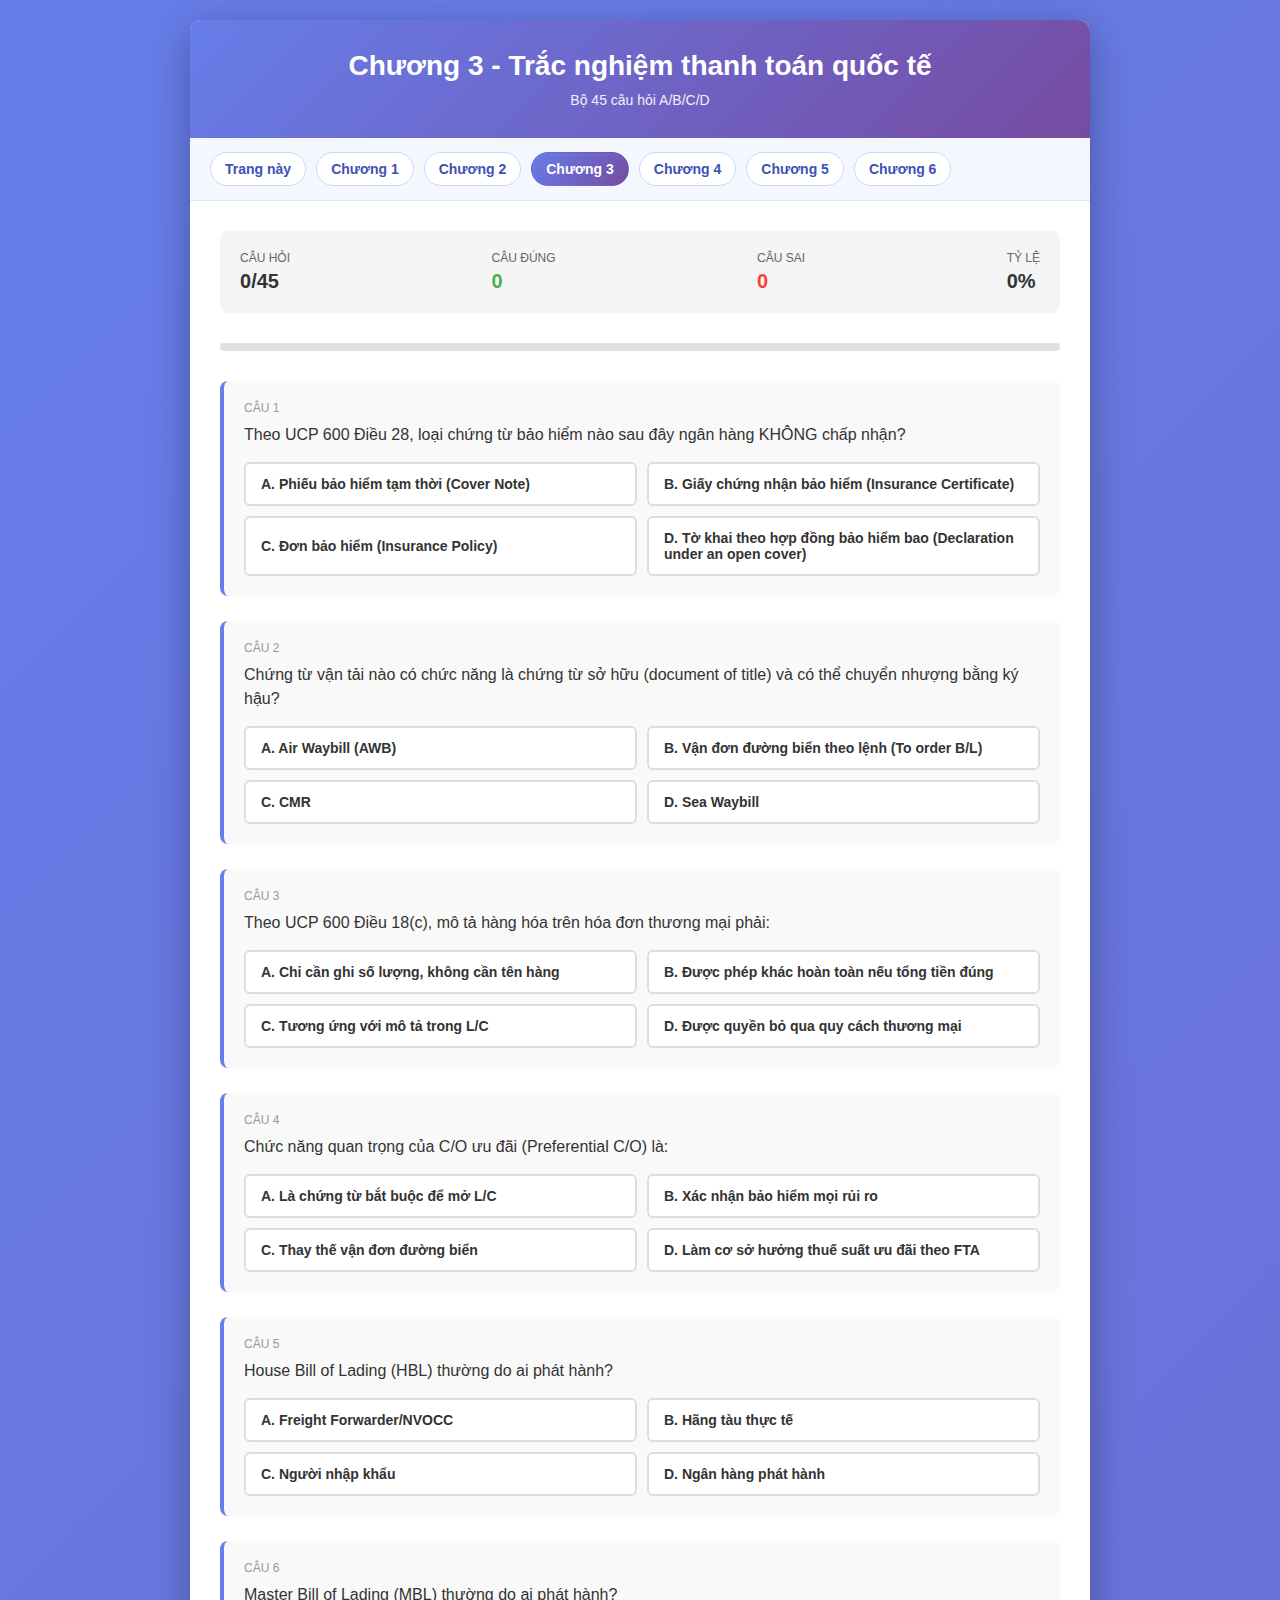
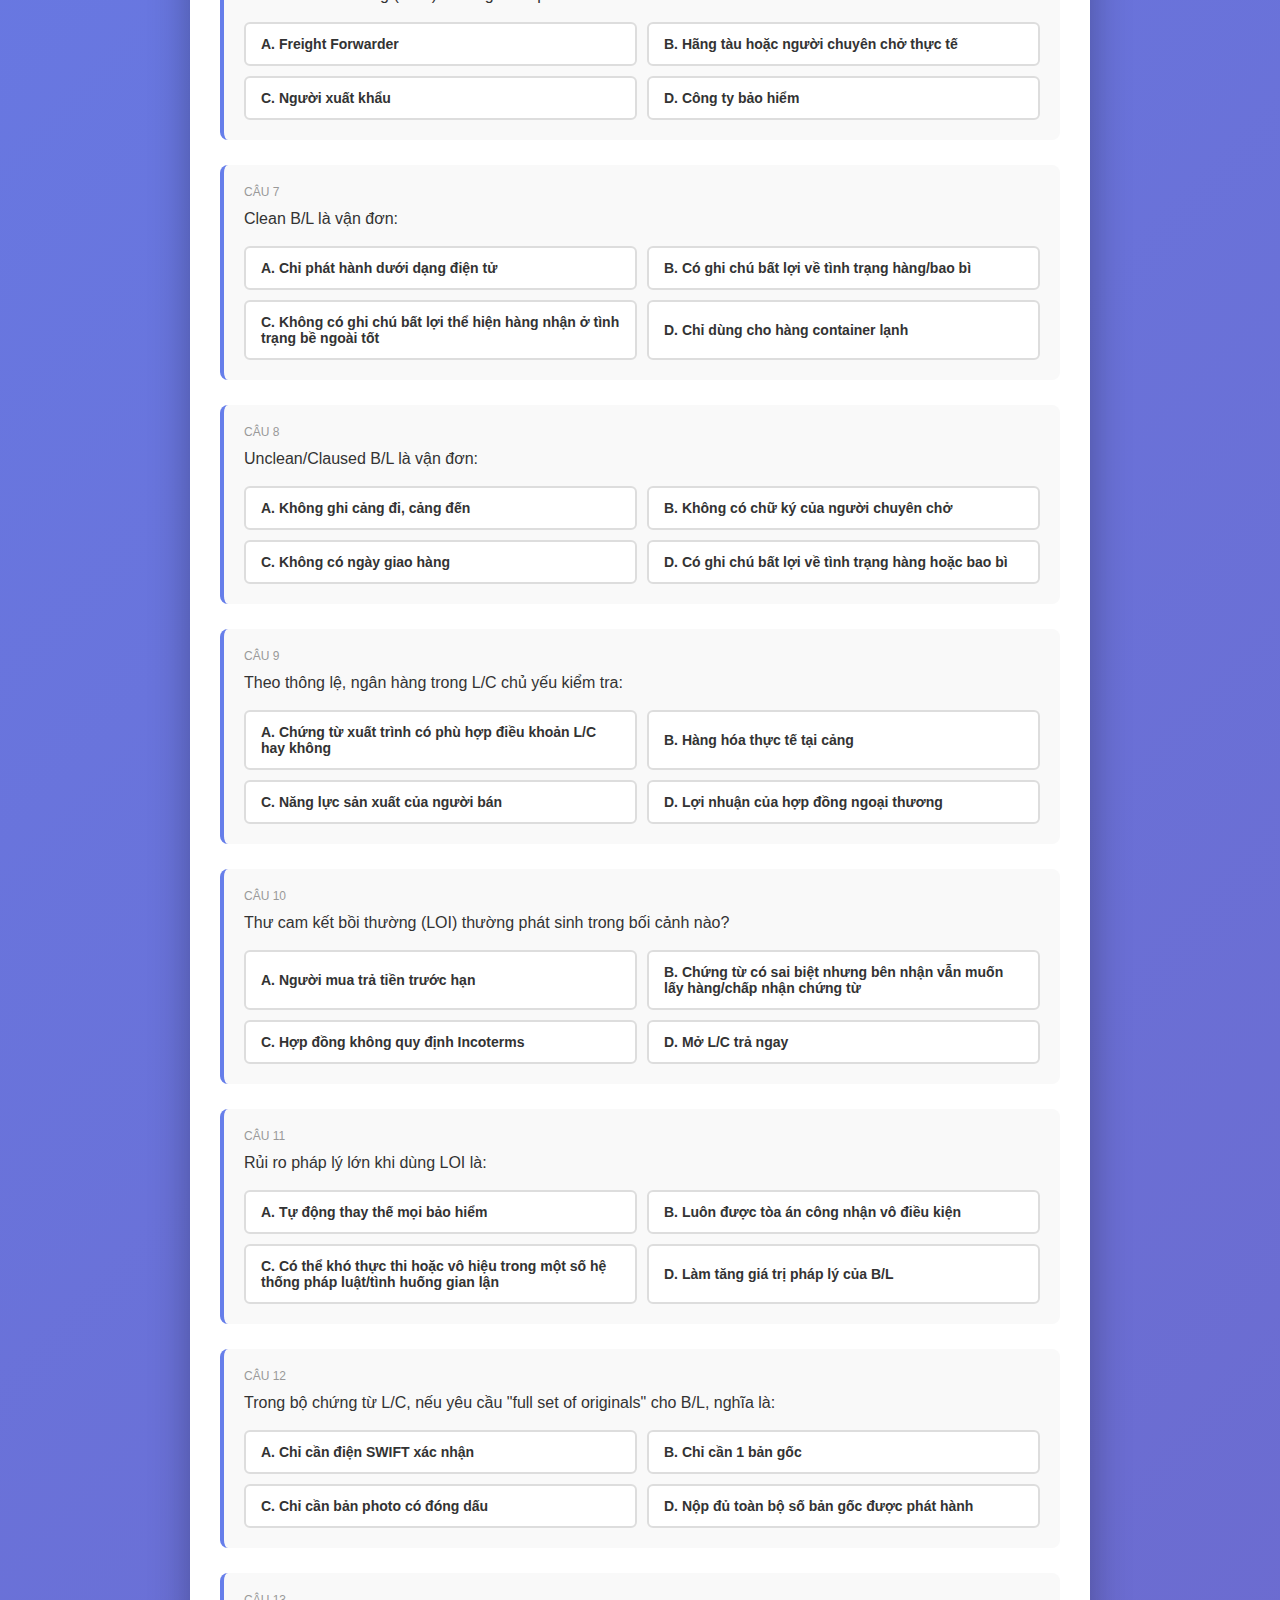
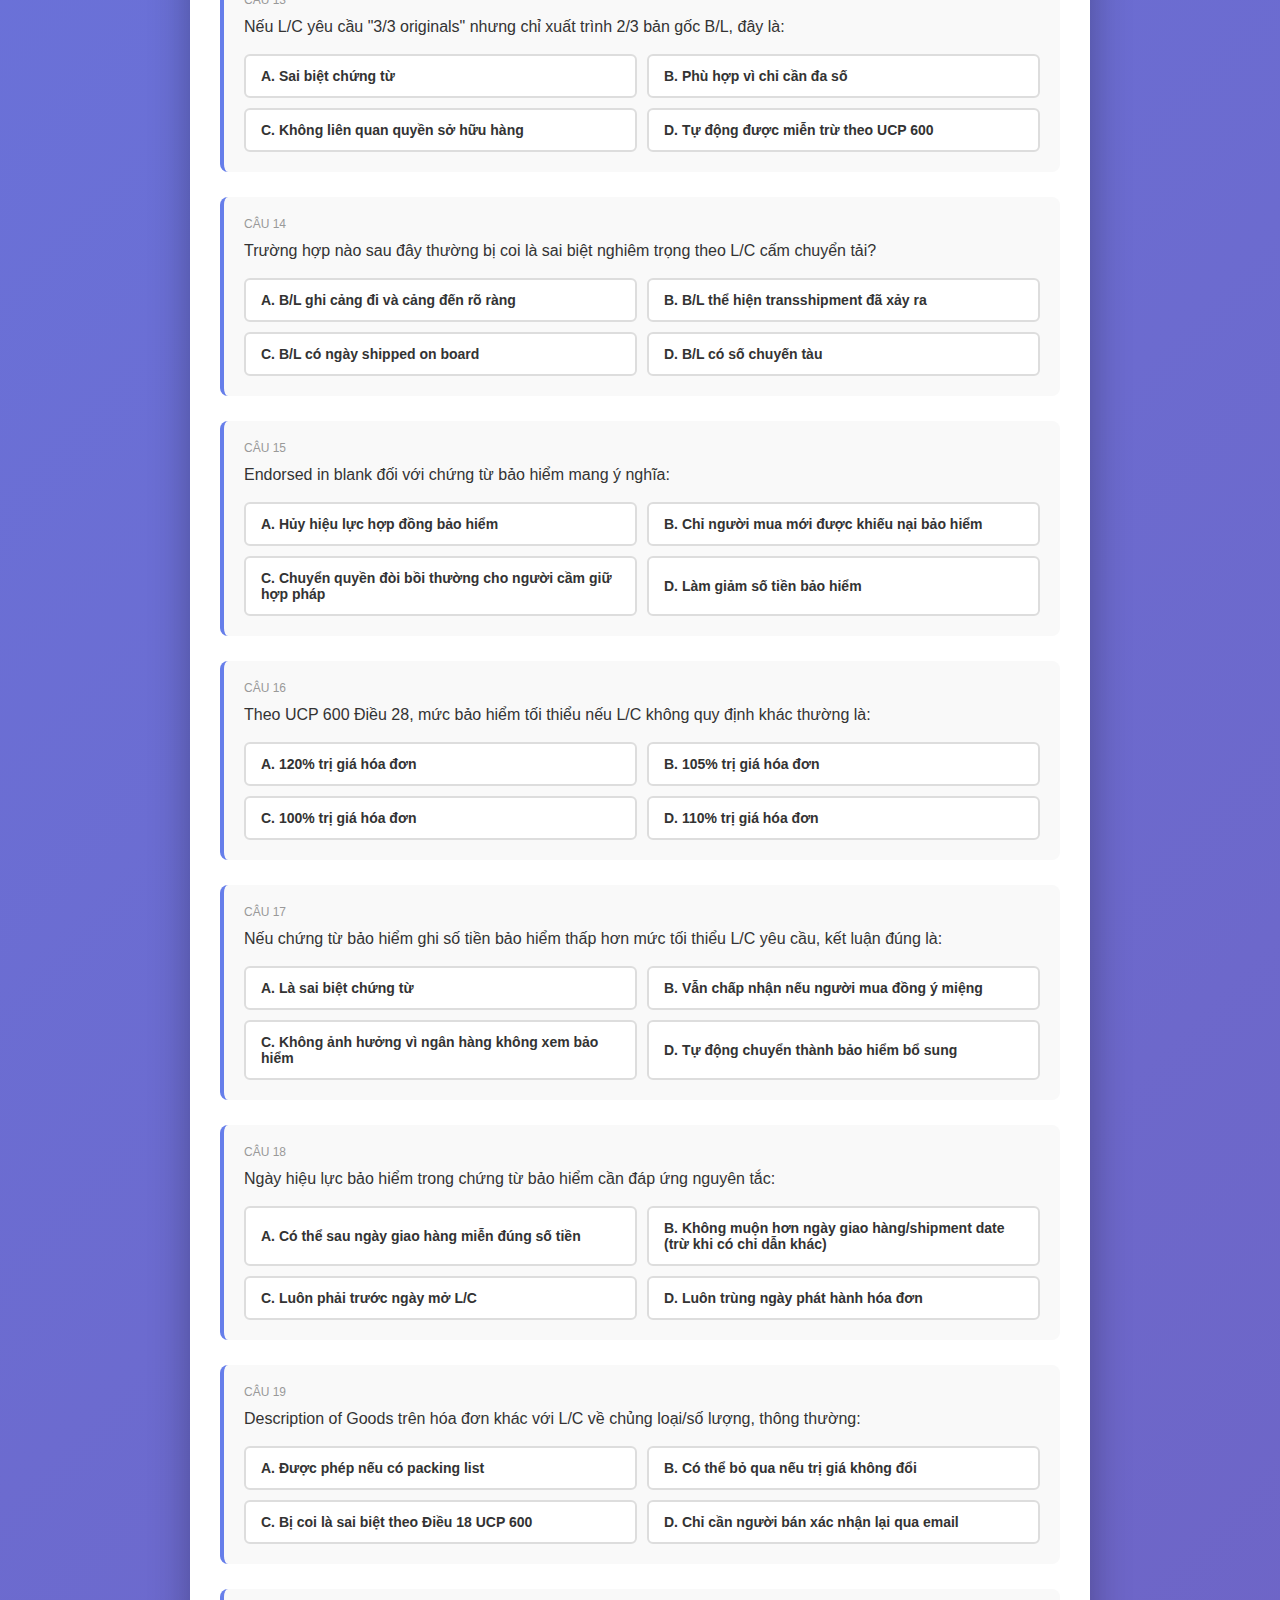
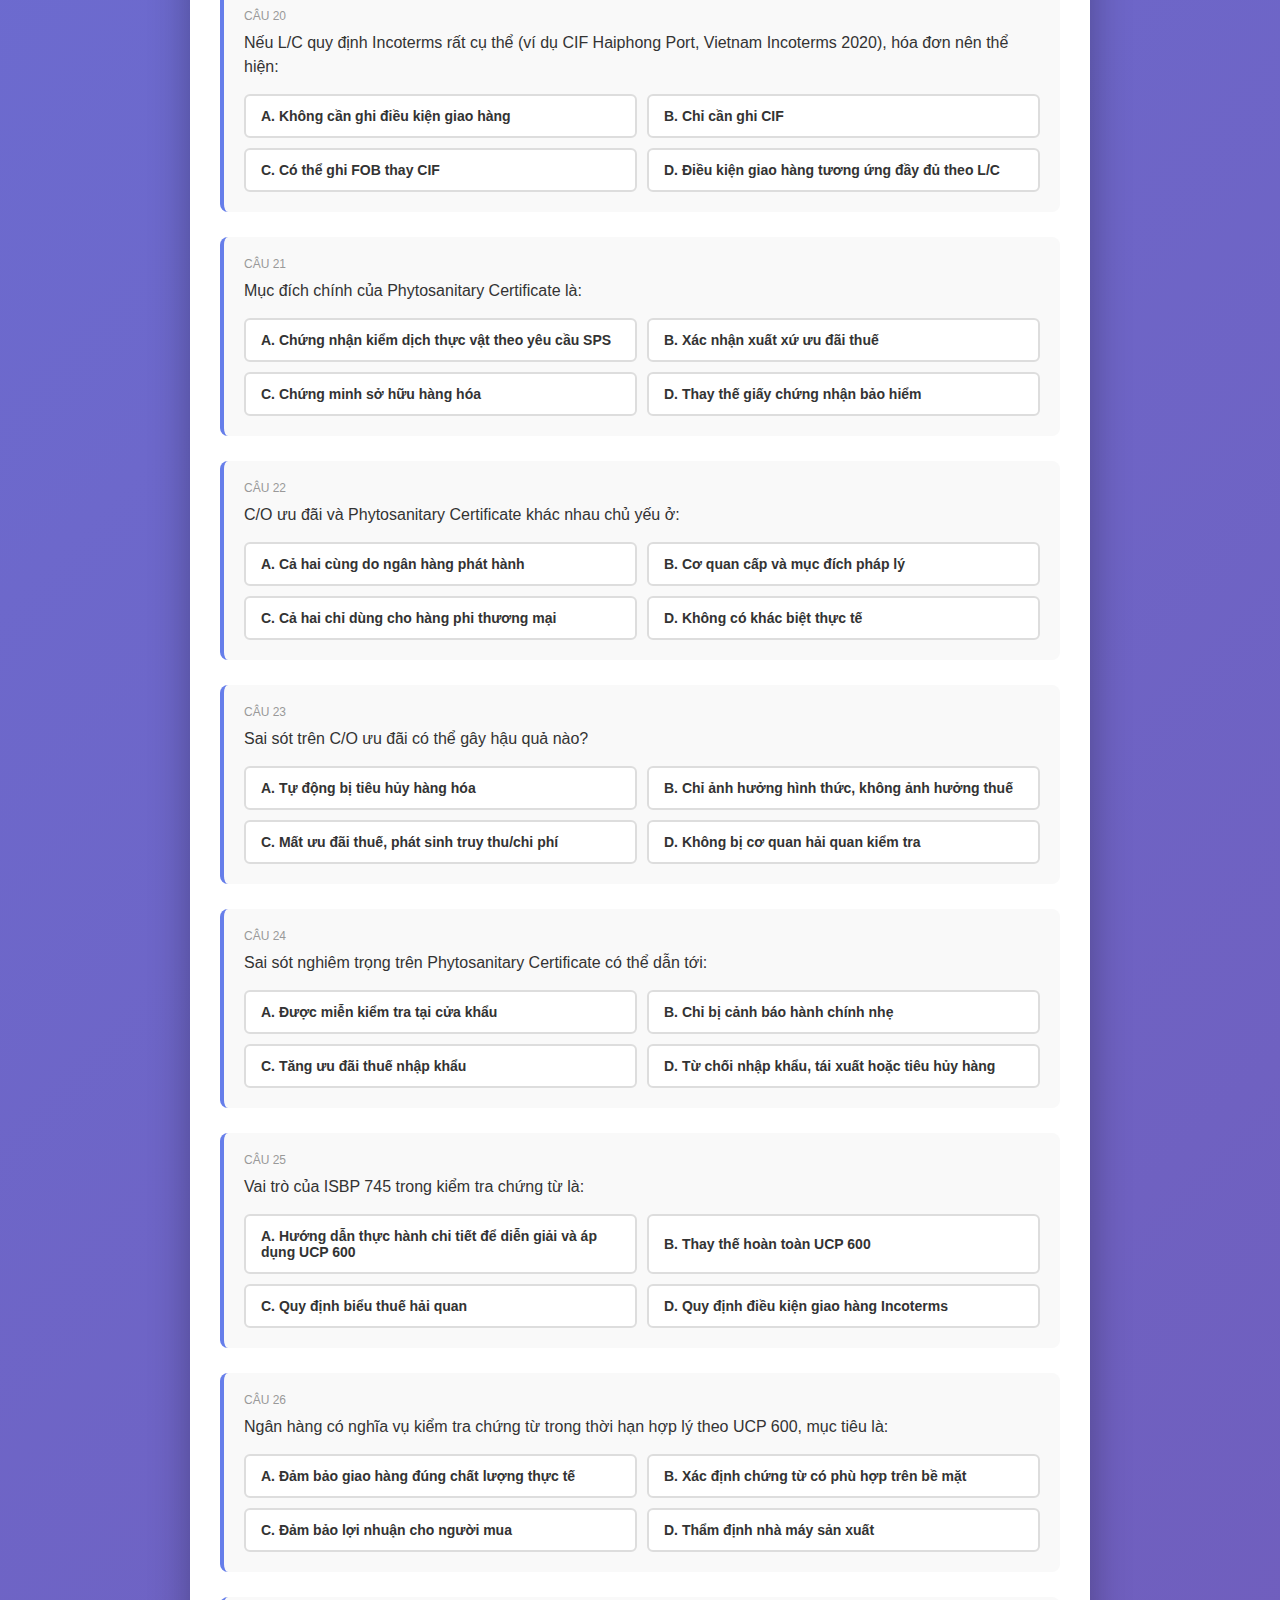
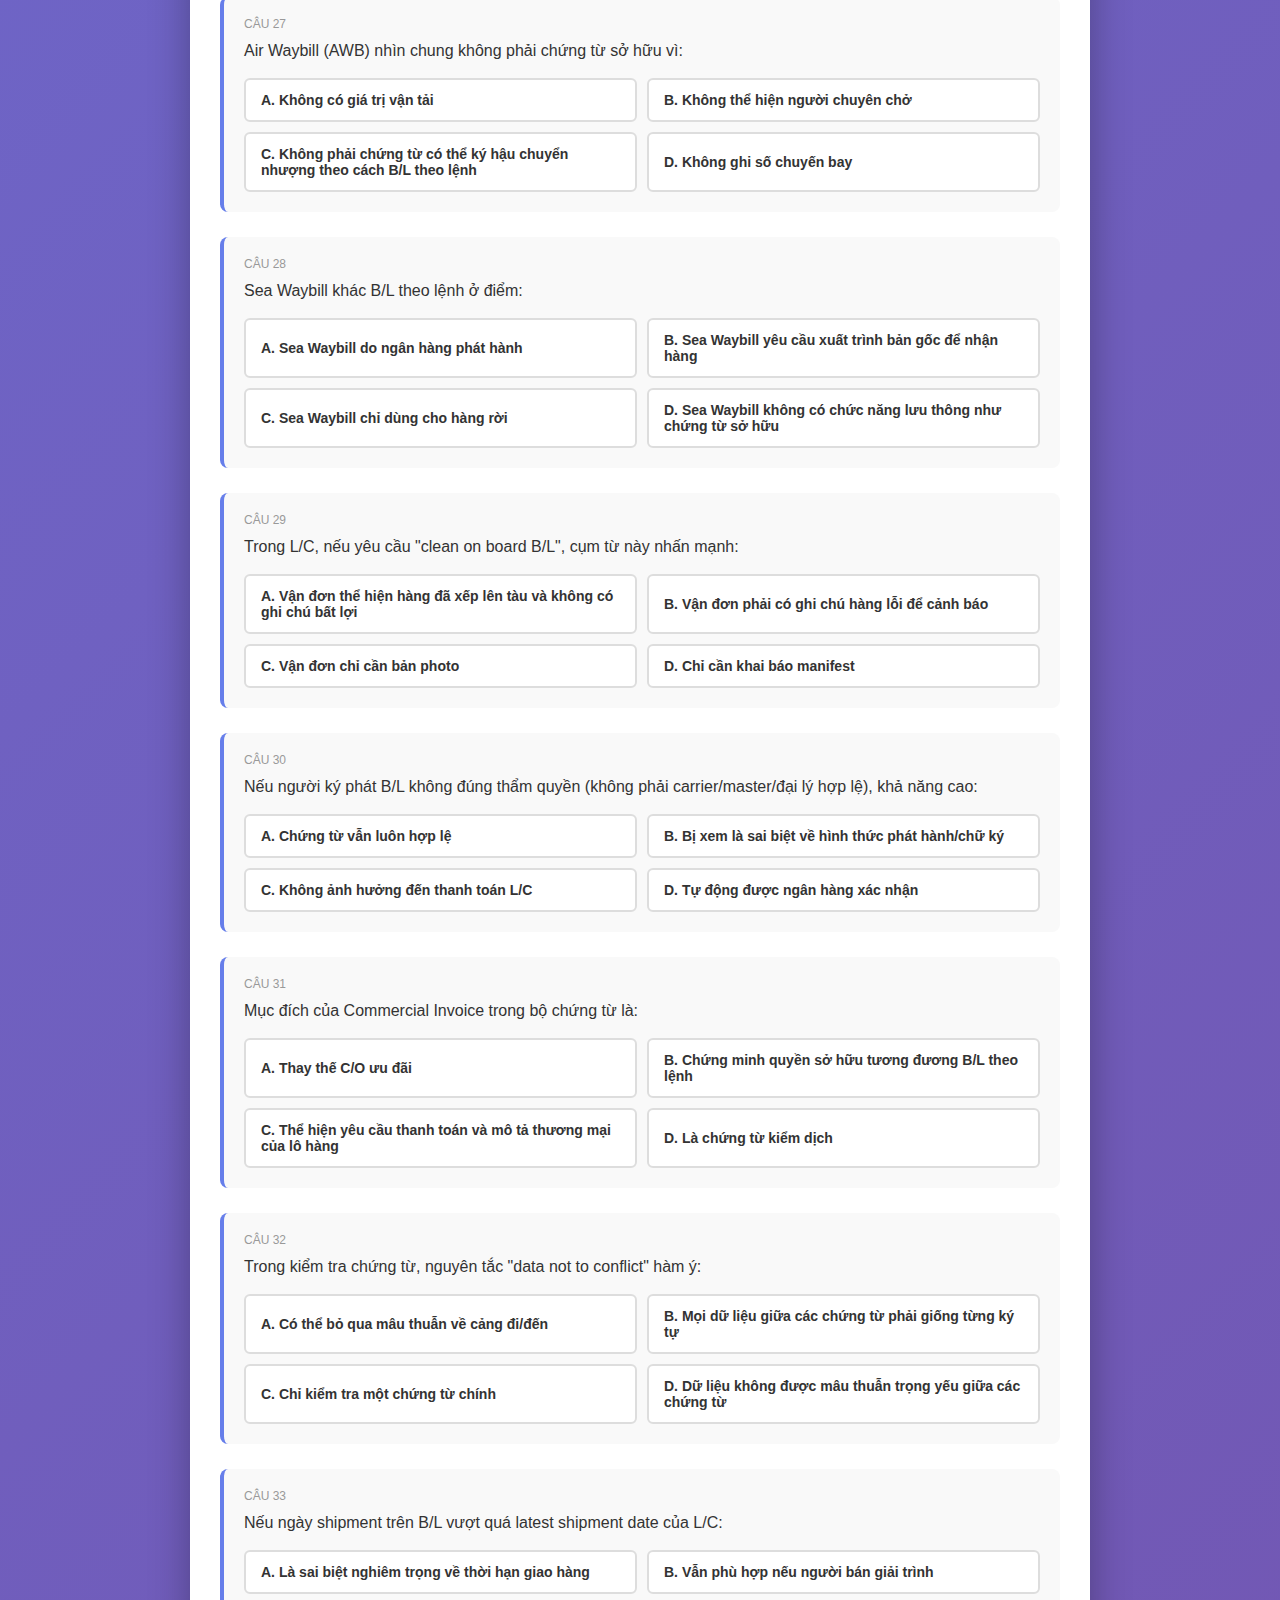
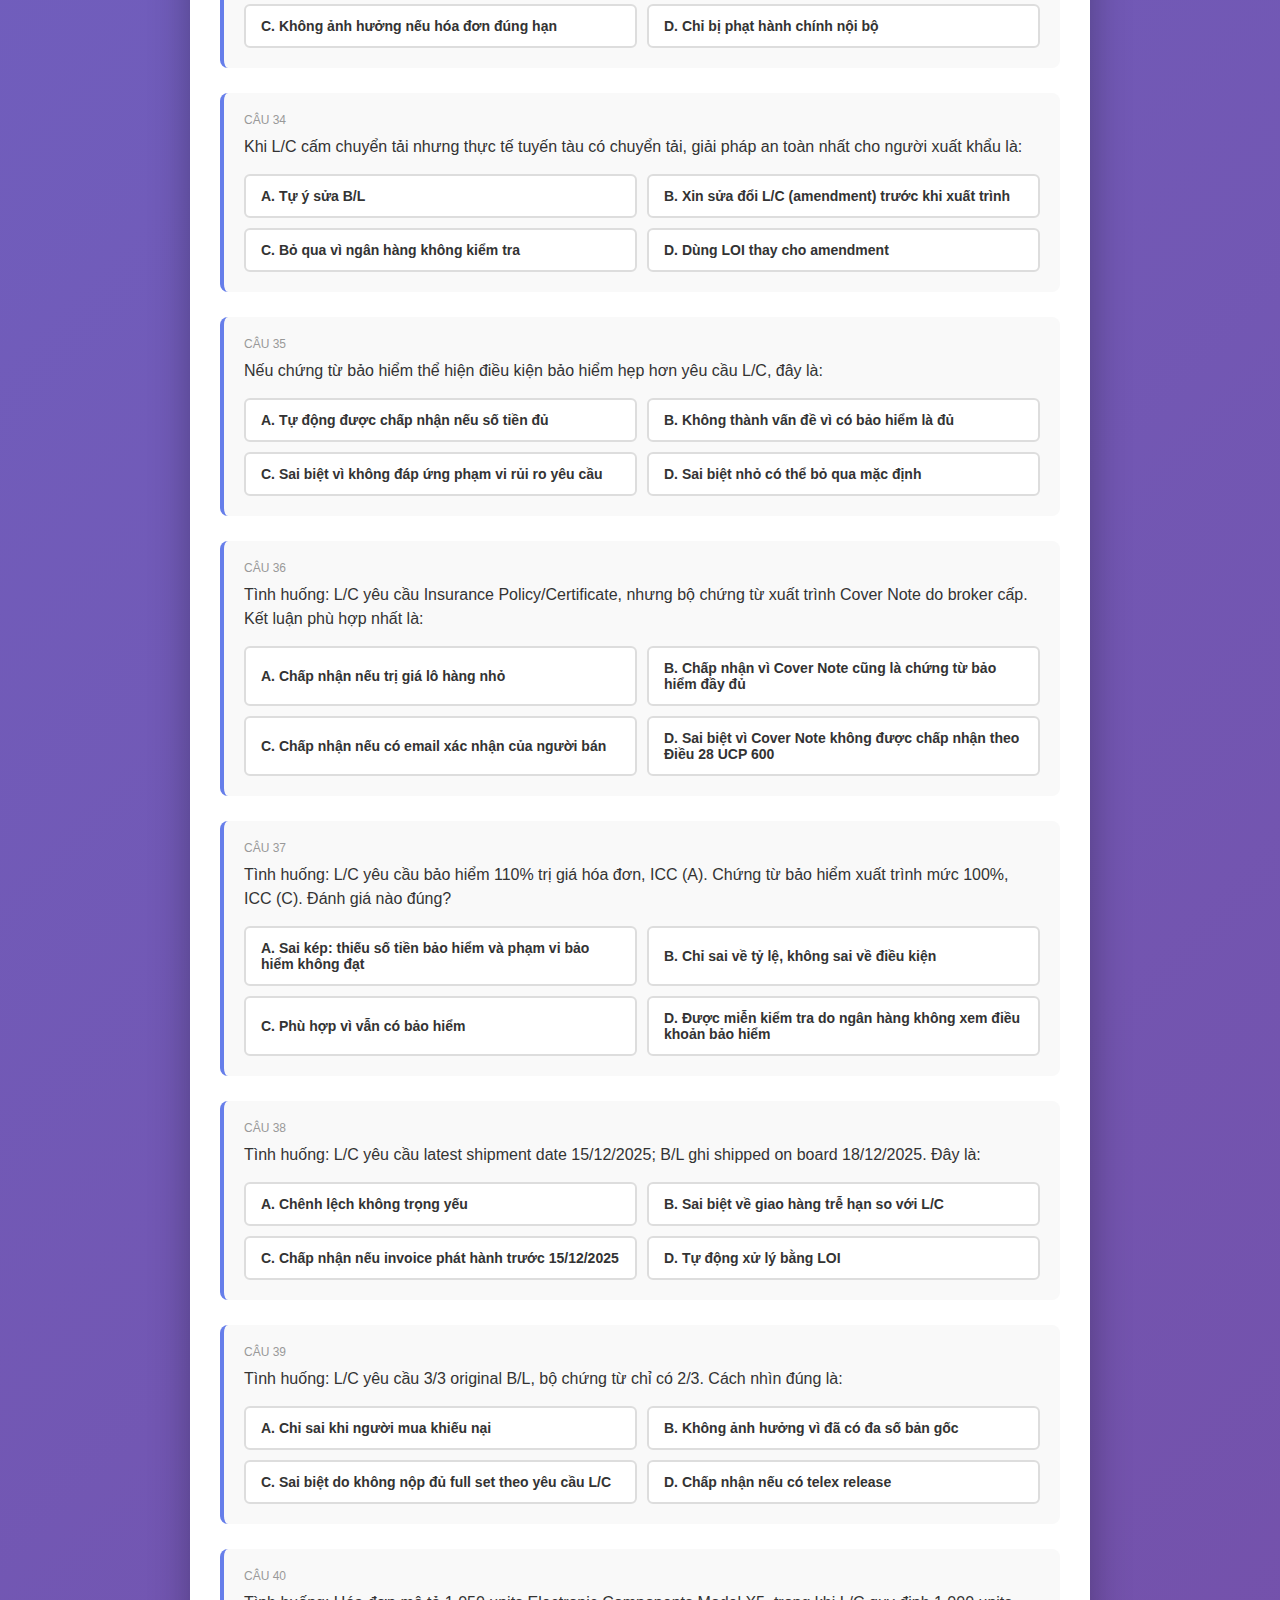
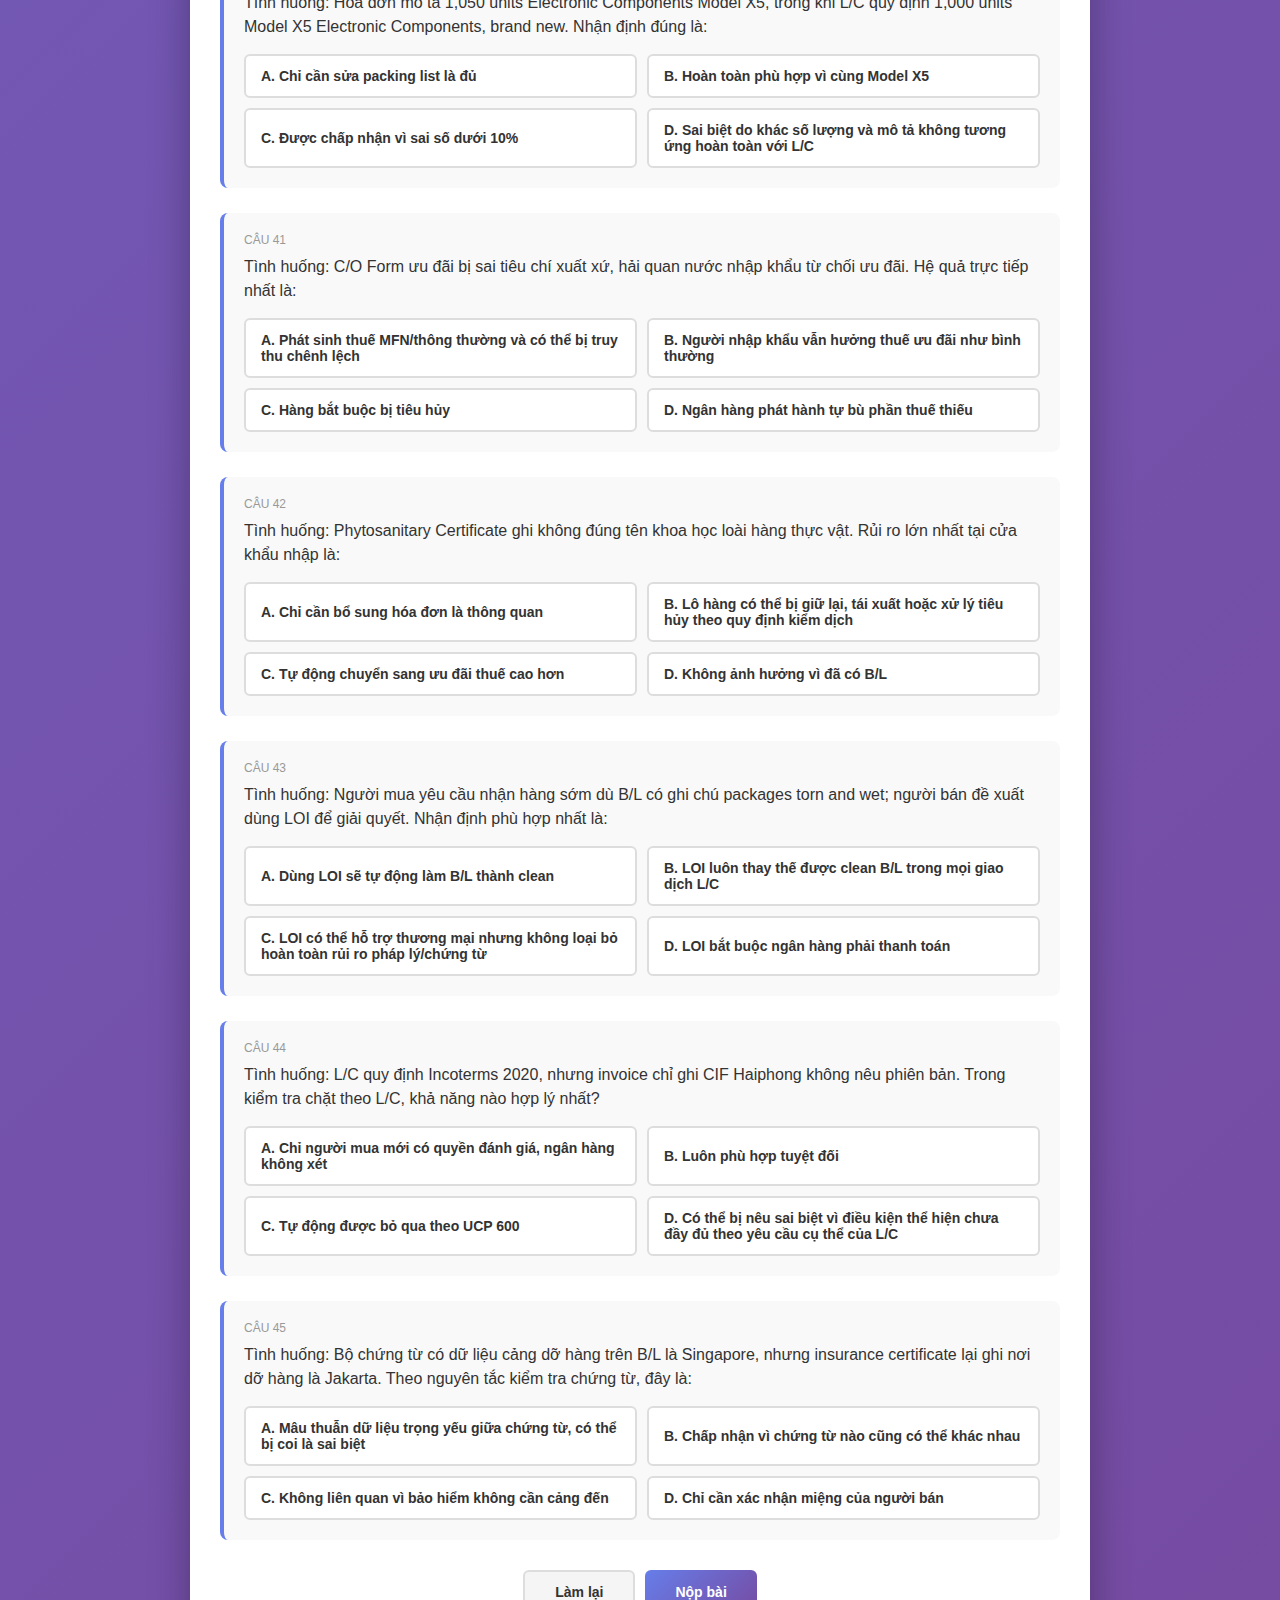
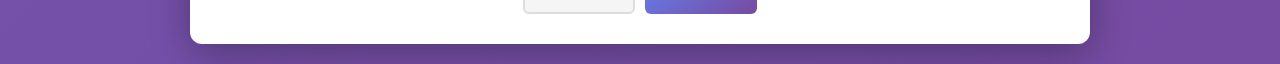
<file: chuong-3.html>
<!DOCTYPE html>
<html lang="vi">
<head>
    <meta charset="UTF-8">
    <meta name="viewport" content="width=device-width, initial-scale=1.0">
    <title>Chương 3 - 45 câu trắc nghiệm thanh toán quốc tế</title>
    <style>
        * {
            margin: 0;
            padding: 0;
            box-sizing: border-box;
        }

        body {
            font-family: 'Segoe UI', Tahoma, Geneva, Verdana, sans-serif;
            background: linear-gradient(135deg, #667eea 0%, #764ba2 100%);
            min-height: 100vh;
            padding: 20px;
        }

        .container {
            max-width: 900px;
            margin: 0 auto;
            background: white;
            border-radius: 12px;
            box-shadow: 0 10px 40px rgba(0, 0, 0, 0.3);
            overflow: hidden;
        }

        .header {
            background: linear-gradient(135deg, #667eea 0%, #764ba2 100%);
            color: white;
            padding: 30px;
            text-align: center;
        }

        .header h1 {
            font-size: 28px;
            margin-bottom: 10px;
        }

        .header p {
            font-size: 14px;
            opacity: 0.9;
        }

        .main-menu {
            background: #f5f7ff;
            border-bottom: 1px solid #dfe4ff;
            padding: 14px 20px;
            display: flex;
            flex-wrap: wrap;
            gap: 10px;
        }

        .menu-link {
            text-decoration: none;
            color: #3f51b5;
            background: white;
            border: 1px solid #cdd7ff;
            border-radius: 999px;
            padding: 8px 14px;
            font-size: 14px;
            font-weight: 600;
            transition: all 0.2s ease;
        }

        .menu-link:hover {
            background: #e8edff;
            border-color: #9fb2ff;
        }

        .menu-link.active {
            background: linear-gradient(135deg, #667eea 0%, #764ba2 100%);
            color: white;
            border-color: transparent;
        }

        .content {
            padding: 30px;
        }

        .quiz-info {
            display: flex;
            justify-content: space-between;
            margin-bottom: 30px;
            padding: 20px;
            background: #f5f5f5;
            border-radius: 8px;
            flex-wrap: wrap;
            gap: 15px;
        }

        .info-item {
            display: flex;
            flex-direction: column;
        }

        .info-label {
            font-size: 12px;
            color: #666;
            text-transform: uppercase;
            margin-bottom: 5px;
        }

        .info-value {
            font-size: 20px;
            font-weight: bold;
            color: #333;
        }

        .progress-bar {
            width: 100%;
            height: 8px;
            background: #e0e0e0;
            border-radius: 4px;
            overflow: hidden;
            margin-bottom: 30px;
        }

        .progress-fill {
            height: 100%;
            background: linear-gradient(90deg, #667eea, #764ba2);
            width: 0%;
            transition: width 0.3s ease;
        }

        .question-item {
            margin-bottom: 25px;
            padding: 20px;
            background: #f9f9f9;
            border-radius: 8px;
            border-left: 4px solid #667eea;
            transition: all 0.3s ease;
        }

        .question-item.answered {
            border-left-color: #4caf50;
        }

        .question-item.answered.incorrect {
            border-left-color: #f44336;
        }

        .question-number {
            font-size: 12px;
            color: #999;
            margin-bottom: 8px;
            text-transform: uppercase;
        }

        .question-text {
            font-size: 16px;
            color: #333;
            margin-bottom: 15px;
            line-height: 1.5;
            font-weight: 500;
        }

        .options-container {
            display: grid;
            grid-template-columns: 1fr 1fr;
            gap: 10px;
        }

        .option-btn {
            padding: 12px 15px;
            border: 2px solid #ddd;
            background: white;
            color: #333;
            font-size: 14px;
            font-weight: 600;
            border-radius: 6px;
            cursor: pointer;
            transition: all 0.3s ease;
            text-align: left;
        }

        .option-btn:hover:not(:disabled) {
            border-color: #667eea;
            background: #f0f4ff;
        }

        .option-btn.selected {
            background: #667eea;
            color: white;
            border-color: #667eea;
        }

        .option-btn.correct {
            background: #4caf50;
            color: white;
            border-color: #4caf50;
        }

        .option-btn.incorrect {
            background: #f44336;
            color: white;
            border-color: #f44336;
        }

        .feedback {
            margin-top: 10px;
            padding: 10px 15px;
            border-radius: 4px;
            font-size: 13px;
            display: none;
        }

        .feedback.show {
            display: block;
        }

        .feedback.correct {
            background: #e8f5e9;
            color: #2e7d32;
        }

        .feedback.incorrect {
            background: #ffebee;
            color: #c62828;
        }

        .buttons-container {
            display: flex;
            gap: 10px;
            justify-content: center;
            margin-top: 30px;
            flex-wrap: wrap;
        }

        .btn {
            padding: 12px 30px;
            font-size: 14px;
            font-weight: 600;
            border: none;
            border-radius: 6px;
            cursor: pointer;
            transition: all 0.3s ease;
        }

        .btn:disabled {
            opacity: 0.5;
            cursor: not-allowed;
        }

        .btn-primary {
            background: linear-gradient(135deg, #667eea 0%, #764ba2 100%);
            color: white;
        }

        .btn-secondary {
            background: #f5f5f5;
            color: #333;
            border: 2px solid #ddd;
        }

        .results-container {
            display: none;
            text-align: center;
            padding: 40px 20px;
        }

        .results-container.show {
            display: block;
        }

        .score-circle {
            width: 150px;
            height: 150px;
            border-radius: 50%;
            display: flex;
            align-items: center;
            justify-content: center;
            margin: 0 auto 20px;
            font-size: 48px;
            font-weight: bold;
            color: white;
        }

        .score-circle.excellent { background: linear-gradient(135deg, #4caf50 0%, #45a049 100%); }
        .score-circle.good { background: linear-gradient(135deg, #2196f3 0%, #1976d2 100%); }
        .score-circle.fair { background: linear-gradient(135deg, #ff9800 0%, #f57c00 100%); }
        .score-circle.poor { background: linear-gradient(135deg, #f44336 0%, #d32f2f 100%); }

        .results-message {
            font-size: 24px;
            font-weight: bold;
            color: #333;
            margin-bottom: 20px;
        }

        .results-details {
            font-size: 16px;
            color: #666;
            margin-bottom: 30px;
        }

        .wrong-answers {
            text-align: left;
            background: #fff7f7;
            border: 1px solid #ffd6d6;
            border-radius: 8px;
            padding: 16px;
            margin-top: 18px;
        }

        .wrong-answers h3 {
            font-size: 18px;
            color: #b71c1c;
            margin-bottom: 12px;
        }

        .wrong-item {
            padding: 10px 0;
            border-bottom: 1px dashed #f0b4b4;
            line-height: 1.5;
            color: #333;
        }

        .wrong-item:last-child {
            border-bottom: none;
        }

        .wrong-item strong {
            color: #c62828;
        }

        @media (max-width: 600px) {
            .header h1 {
                font-size: 21px;
            }

            .content {
                padding: 20px;
            }

            .quiz-info {
                flex-direction: column;
            }

            .options-container {
                grid-template-columns: 1fr;
            }

            .buttons-container {
                flex-direction: column;
            }

            .btn {
                width: 100%;
            }
        }
    </style>
</head>
<body>
    <div class="container">
        <div class="header">
            <h1>Chương 3 - Trắc nghiệm thanh toán quốc tế</h1>
            <p>Bộ 45 câu hỏi A/B/C/D</p>
        </div>

        <nav class="main-menu">
            <a class="menu-link" href="index.html">Trang này</a>
            <a class="menu-link" href="chuong-1.html">Chương 1</a>
            <a class="menu-link" href="chuong-2.html">Chương 2</a>
            <a class="menu-link active" href="chuong-3.html">Chương 3</a>
            <a class="menu-link" href="chuong-4.html">Chương 4</a>
            <a class="menu-link" href="chuong-5.html">Chương 5</a>
            <a class="menu-link" href="chuong-6.html">Chương 6</a>
        </nav>

        <div class="content">
            <div class="quiz-info">
                <div class="info-item">
                    <span class="info-label">Câu hỏi</span>
                    <span class="info-value"><span id="current-question">0</span>/45</span>
                </div>
                <div class="info-item">
                    <span class="info-label">Câu đúng</span>
                    <span class="info-value" style="color: #4caf50;" id="correct-count">0</span>
                </div>
                <div class="info-item">
                    <span class="info-label">Câu sai</span>
                    <span class="info-value" style="color: #f44336;" id="incorrect-count">0</span>
                </div>
                <div class="info-item">
                    <span class="info-label">Tỷ lệ</span>
                    <span class="info-value" id="percentage">0%</span>
                </div>
            </div>

            <div class="progress-bar">
                <div class="progress-fill" id="progress-fill"></div>
            </div>

            <div id="quiz-container"></div>

            <div id="results-container" class="results-container">
                <div class="score-circle" id="score-circle">0/45</div>
                <div class="results-message" id="results-message"></div>
                <div class="results-details" id="results-details"></div>
                <div class="wrong-answers" id="wrong-answers" style="display: none;"></div>
            </div>

            <div class="buttons-container">
                <button class="btn btn-secondary" id="btn-reset" onclick="resetQuiz()">Làm lại</button>
                <button class="btn btn-primary" id="btn-submit" onclick="submitQuiz()">Nộp bài</button>
            </div>
        </div>
    </div>

    <script>
        const quizData = [
            { question: 'Theo UCP 600 Điều 28, loại chứng từ bảo hiểm nào sau đây ngân hàng KHÔNG chấp nhận?', options: ['Phiếu bảo hiểm tạm thời (Cover Note)', 'Giấy chứng nhận bảo hiểm (Insurance Certificate)', 'Đơn bảo hiểm (Insurance Policy)', 'Tờ khai theo hợp đồng bảo hiểm bao (Declaration under an open cover)'], answer: 0 },
            { question: 'Chứng từ vận tải nào có chức năng là chứng từ sở hữu (document of title) và có thể chuyển nhượng bằng ký hậu?', options: ['Air Waybill (AWB)', 'Vận đơn đường biển theo lệnh (To order B/L)', 'CMR', 'Sea Waybill'], answer: 1 },
            { question: 'Theo UCP 600 Điều 18(c), mô tả hàng hóa trên hóa đơn thương mại phải:', options: ['Chỉ cần ghi số lượng, không cần tên hàng', 'Được phép khác hoàn toàn nếu tổng tiền đúng', 'Tương ứng với mô tả trong L/C', 'Được quyền bỏ qua quy cách thương mại'], answer: 2 },
            { question: 'Chức năng quan trọng của C/O ưu đãi (Preferential C/O) là:', options: ['Là chứng từ bắt buộc để mở L/C', 'Xác nhận bảo hiểm mọi rủi ro', 'Thay thế vận đơn đường biển', 'Làm cơ sở hưởng thuế suất ưu đãi theo FTA'], answer: 3 },
            { question: 'House Bill of Lading (HBL) thường do ai phát hành?', options: ['Freight Forwarder/NVOCC', 'Hãng tàu thực tế', 'Người nhập khẩu', 'Ngân hàng phát hành'], answer: 0 },
            { question: 'Master Bill of Lading (MBL) thường do ai phát hành?', options: ['Freight Forwarder', 'Hãng tàu hoặc người chuyên chở thực tế', 'Người xuất khẩu', 'Công ty bảo hiểm'], answer: 1 },
            { question: 'Clean B/L là vận đơn:', options: ['Chỉ phát hành dưới dạng điện tử', 'Có ghi chú bất lợi về tình trạng hàng/bao bì', 'Không có ghi chú bất lợi thể hiện hàng nhận ở tình trạng bề ngoài tốt', 'Chỉ dùng cho hàng container lạnh'], answer: 2 },
            { question: 'Unclean/Claused B/L là vận đơn:', options: ['Không ghi cảng đi, cảng đến', 'Không có chữ ký của người chuyên chở', 'Không có ngày giao hàng', 'Có ghi chú bất lợi về tình trạng hàng hoặc bao bì'], answer: 3 },
            { question: 'Theo thông lệ, ngân hàng trong L/C chủ yếu kiểm tra:', options: ['Chứng từ xuất trình có phù hợp điều khoản L/C hay không', 'Hàng hóa thực tế tại cảng', 'Năng lực sản xuất của người bán', 'Lợi nhuận của hợp đồng ngoại thương'], answer: 0 },
            { question: 'Thư cam kết bồi thường (LOI) thường phát sinh trong bối cảnh nào?', options: ['Người mua trả tiền trước hạn', 'Chứng từ có sai biệt nhưng bên nhận vẫn muốn lấy hàng/chấp nhận chứng từ', 'Hợp đồng không quy định Incoterms', 'Mở L/C trả ngay'], answer: 1 },
            { question: 'Rủi ro pháp lý lớn khi dùng LOI là:', options: ['Tự động thay thế mọi bảo hiểm', 'Luôn được tòa án công nhận vô điều kiện', 'Có thể khó thực thi hoặc vô hiệu trong một số hệ thống pháp luật/tình huống gian lận', 'Làm tăng giá trị pháp lý của B/L'], answer: 2 },
            { question: 'Trong bộ chứng từ L/C, nếu yêu cầu "full set of originals" cho B/L, nghĩa là:', options: ['Chỉ cần điện SWIFT xác nhận', 'Chỉ cần 1 bản gốc', 'Chỉ cần bản photo có đóng dấu', 'Nộp đủ toàn bộ số bản gốc được phát hành'], answer: 3 },
            { question: 'Nếu L/C yêu cầu "3/3 originals" nhưng chỉ xuất trình 2/3 bản gốc B/L, đây là:', options: ['Sai biệt chứng từ', 'Phù hợp vì chỉ cần đa số', 'Không liên quan quyền sở hữu hàng', 'Tự động được miễn trừ theo UCP 600'], answer: 0 },
            { question: 'Trường hợp nào sau đây thường bị coi là sai biệt nghiêm trọng theo L/C cấm chuyển tải?', options: ['B/L ghi cảng đi và cảng đến rõ ràng', 'B/L thể hiện transshipment đã xảy ra', 'B/L có ngày shipped on board', 'B/L có số chuyến tàu'], answer: 1 },
            { question: 'Endorsed in blank đối với chứng từ bảo hiểm mang ý nghĩa:', options: ['Hủy hiệu lực hợp đồng bảo hiểm', 'Chỉ người mua mới được khiếu nại bảo hiểm', 'Chuyển quyền đòi bồi thường cho người cầm giữ hợp pháp', 'Làm giảm số tiền bảo hiểm'], answer: 2 },
            { question: 'Theo UCP 600 Điều 28, mức bảo hiểm tối thiểu nếu L/C không quy định khác thường là:', options: ['120% trị giá hóa đơn', '105% trị giá hóa đơn', '100% trị giá hóa đơn', '110% trị giá hóa đơn'], answer: 3 },
            { question: 'Nếu chứng từ bảo hiểm ghi số tiền bảo hiểm thấp hơn mức tối thiểu L/C yêu cầu, kết luận đúng là:', options: ['Là sai biệt chứng từ', 'Vẫn chấp nhận nếu người mua đồng ý miệng', 'Không ảnh hưởng vì ngân hàng không xem bảo hiểm', 'Tự động chuyển thành bảo hiểm bổ sung'], answer: 0 },
            { question: 'Ngày hiệu lực bảo hiểm trong chứng từ bảo hiểm cần đáp ứng nguyên tắc:', options: ['Có thể sau ngày giao hàng miễn đúng số tiền', 'Không muộn hơn ngày giao hàng/shipment date (trừ khi có chỉ dẫn khác)', 'Luôn phải trước ngày mở L/C', 'Luôn trùng ngày phát hành hóa đơn'], answer: 1 },
            { question: 'Description of Goods trên hóa đơn khác với L/C về chủng loại/số lượng, thông thường:', options: ['Được phép nếu có packing list', 'Có thể bỏ qua nếu trị giá không đổi', 'Bị coi là sai biệt theo Điều 18 UCP 600', 'Chỉ cần người bán xác nhận lại qua email'], answer: 2 },
            { question: 'Nếu L/C quy định Incoterms rất cụ thể (ví dụ CIF Haiphong Port, Vietnam Incoterms 2020), hóa đơn nên thể hiện:', options: ['Không cần ghi điều kiện giao hàng', 'Chỉ cần ghi CIF', 'Có thể ghi FOB thay CIF', 'Điều kiện giao hàng tương ứng đầy đủ theo L/C'], answer: 3 },
            { question: 'Mục đích chính của Phytosanitary Certificate là:', options: ['Chứng nhận kiểm dịch thực vật theo yêu cầu SPS', 'Xác nhận xuất xứ ưu đãi thuế', 'Chứng minh sở hữu hàng hóa', 'Thay thế giấy chứng nhận bảo hiểm'], answer: 0 },
            { question: 'C/O ưu đãi và Phytosanitary Certificate khác nhau chủ yếu ở:', options: ['Cả hai cùng do ngân hàng phát hành', 'Cơ quan cấp và mục đích pháp lý', 'Cả hai chỉ dùng cho hàng phi thương mại', 'Không có khác biệt thực tế'], answer: 1 },
            { question: 'Sai sót trên C/O ưu đãi có thể gây hậu quả nào?', options: ['Tự động bị tiêu hủy hàng hóa', 'Chỉ ảnh hưởng hình thức, không ảnh hưởng thuế', 'Mất ưu đãi thuế, phát sinh truy thu/chi phí', 'Không bị cơ quan hải quan kiểm tra'], answer: 2 },
            { question: 'Sai sót nghiêm trọng trên Phytosanitary Certificate có thể dẫn tới:', options: ['Được miễn kiểm tra tại cửa khẩu', 'Chỉ bị cảnh báo hành chính nhẹ', 'Tăng ưu đãi thuế nhập khẩu', 'Từ chối nhập khẩu, tái xuất hoặc tiêu hủy hàng'], answer: 3 },
            { question: 'Vai trò của ISBP 745 trong kiểm tra chứng từ là:', options: ['Hướng dẫn thực hành chi tiết để diễn giải và áp dụng UCP 600', 'Thay thế hoàn toàn UCP 600', 'Quy định biểu thuế hải quan', 'Quy định điều kiện giao hàng Incoterms'], answer: 0 },
            { question: 'Ngân hàng có nghĩa vụ kiểm tra chứng từ trong thời hạn hợp lý theo UCP 600, mục tiêu là:', options: ['Đảm bảo giao hàng đúng chất lượng thực tế', 'Xác định chứng từ có phù hợp trên bề mặt', 'Đảm bảo lợi nhuận cho người mua', 'Thẩm định nhà máy sản xuất'], answer: 1 },
            { question: 'Air Waybill (AWB) nhìn chung không phải chứng từ sở hữu vì:', options: ['Không có giá trị vận tải', 'Không thể hiện người chuyên chở', 'Không phải chứng từ có thể ký hậu chuyển nhượng theo cách B/L theo lệnh', 'Không ghi số chuyến bay'], answer: 2 },
            { question: 'Sea Waybill khác B/L theo lệnh ở điểm:', options: ['Sea Waybill do ngân hàng phát hành', 'Sea Waybill yêu cầu xuất trình bản gốc để nhận hàng', 'Sea Waybill chỉ dùng cho hàng rời', 'Sea Waybill không có chức năng lưu thông như chứng từ sở hữu'], answer: 3 },
            { question: 'Trong L/C, nếu yêu cầu "clean on board B/L", cụm từ này nhấn mạnh:', options: ['Vận đơn thể hiện hàng đã xếp lên tàu và không có ghi chú bất lợi', 'Vận đơn phải có ghi chú hàng lỗi để cảnh báo', 'Vận đơn chỉ cần bản photo', 'Chỉ cần khai báo manifest'], answer: 0 },
            { question: 'Nếu người ký phát B/L không đúng thẩm quyền (không phải carrier/master/đại lý hợp lệ), khả năng cao:', options: ['Chứng từ vẫn luôn hợp lệ', 'Bị xem là sai biệt về hình thức phát hành/chữ ký', 'Không ảnh hưởng đến thanh toán L/C', 'Tự động được ngân hàng xác nhận'], answer: 1 },
            { question: 'Mục đích của Commercial Invoice trong bộ chứng từ là:', options: ['Thay thế C/O ưu đãi', 'Chứng minh quyền sở hữu tương đương B/L theo lệnh', 'Thể hiện yêu cầu thanh toán và mô tả thương mại của lô hàng', 'Là chứng từ kiểm dịch'], answer: 2 },
            { question: 'Trong kiểm tra chứng từ, nguyên tắc "data not to conflict" hàm ý:', options: ['Có thể bỏ qua mâu thuẫn về cảng đi/đến', 'Mọi dữ liệu giữa các chứng từ phải giống từng ký tự', 'Chỉ kiểm tra một chứng từ chính', 'Dữ liệu không được mâu thuẫn trọng yếu giữa các chứng từ'], answer: 3 },
            { question: 'Nếu ngày shipment trên B/L vượt quá latest shipment date của L/C:', options: ['Là sai biệt nghiêm trọng về thời hạn giao hàng', 'Vẫn phù hợp nếu người bán giải trình', 'Không ảnh hưởng nếu hóa đơn đúng hạn', 'Chỉ bị phạt hành chính nội bộ'], answer: 0 },
            { question: 'Khi L/C cấm chuyển tải nhưng thực tế tuyến tàu có chuyển tải, giải pháp an toàn nhất cho người xuất khẩu là:', options: ['Tự ý sửa B/L', 'Xin sửa đổi L/C (amendment) trước khi xuất trình', 'Bỏ qua vì ngân hàng không kiểm tra', 'Dùng LOI thay cho amendment'], answer: 1 },
            { question: 'Nếu chứng từ bảo hiểm thể hiện điều kiện bảo hiểm hẹp hơn yêu cầu L/C, đây là:', options: ['Tự động được chấp nhận nếu số tiền đủ', 'Không thành vấn đề vì có bảo hiểm là đủ', 'Sai biệt vì không đáp ứng phạm vi rủi ro yêu cầu', 'Sai biệt nhỏ có thể bỏ qua mặc định'], answer: 2 },
            { question: 'Tình huống: L/C yêu cầu Insurance Policy/Certificate, nhưng bộ chứng từ xuất trình Cover Note do broker cấp. Kết luận phù hợp nhất là:', options: ['Chấp nhận nếu trị giá lô hàng nhỏ', 'Chấp nhận vì Cover Note cũng là chứng từ bảo hiểm đầy đủ', 'Chấp nhận nếu có email xác nhận của người bán', 'Sai biệt vì Cover Note không được chấp nhận theo Điều 28 UCP 600'], answer: 3 },
            { question: 'Tình huống: L/C yêu cầu bảo hiểm 110% trị giá hóa đơn, ICC (A). Chứng từ bảo hiểm xuất trình mức 100%, ICC (C). Đánh giá nào đúng?', options: ['Sai kép: thiếu số tiền bảo hiểm và phạm vi bảo hiểm không đạt', 'Chỉ sai về tỷ lệ, không sai về điều kiện', 'Phù hợp vì vẫn có bảo hiểm', 'Được miễn kiểm tra do ngân hàng không xem điều khoản bảo hiểm'], answer: 0 },
            { question: 'Tình huống: L/C yêu cầu latest shipment date 15/12/2025; B/L ghi shipped on board 18/12/2025. Đây là:', options: ['Chênh lệch không trọng yếu', 'Sai biệt về giao hàng trễ hạn so với L/C', 'Chấp nhận nếu invoice phát hành trước 15/12/2025', 'Tự động xử lý bằng LOI'], answer: 1 },
            { question: 'Tình huống: L/C yêu cầu 3/3 original B/L, bộ chứng từ chỉ có 2/3. Cách nhìn đúng là:', options: ['Chỉ sai khi người mua khiếu nại', 'Không ảnh hưởng vì đã có đa số bản gốc', 'Sai biệt do không nộp đủ full set theo yêu cầu L/C', 'Chấp nhận nếu có telex release'], answer: 2 },
            { question: 'Tình huống: Hóa đơn mô tả 1,050 units Electronic Components Model X5, trong khi L/C quy định 1,000 units Model X5 Electronic Components, brand new. Nhận định đúng là:', options: ['Chỉ cần sửa packing list là đủ', 'Hoàn toàn phù hợp vì cùng Model X5', 'Được chấp nhận vì sai số dưới 10%', 'Sai biệt do khác số lượng và mô tả không tương ứng hoàn toàn với L/C'], answer: 3 },
            { question: 'Tình huống: C/O Form ưu đãi bị sai tiêu chí xuất xứ, hải quan nước nhập khẩu từ chối ưu đãi. Hệ quả trực tiếp nhất là:', options: ['Phát sinh thuế MFN/thông thường và có thể bị truy thu chênh lệch', 'Người nhập khẩu vẫn hưởng thuế ưu đãi như bình thường', 'Hàng bắt buộc bị tiêu hủy', 'Ngân hàng phát hành tự bù phần thuế thiếu'], answer: 0 },
            { question: 'Tình huống: Phytosanitary Certificate ghi không đúng tên khoa học loài hàng thực vật. Rủi ro lớn nhất tại cửa khẩu nhập là:', options: ['Chỉ cần bổ sung hóa đơn là thông quan', 'Lô hàng có thể bị giữ lại, tái xuất hoặc xử lý tiêu hủy theo quy định kiểm dịch', 'Tự động chuyển sang ưu đãi thuế cao hơn', 'Không ảnh hưởng vì đã có B/L'], answer: 1 },
            { question: 'Tình huống: Người mua yêu cầu nhận hàng sớm dù B/L có ghi chú packages torn and wet; người bán đề xuất dùng LOI để giải quyết. Nhận định phù hợp nhất là:', options: ['Dùng LOI sẽ tự động làm B/L thành clean', 'LOI luôn thay thế được clean B/L trong mọi giao dịch L/C', 'LOI có thể hỗ trợ thương mại nhưng không loại bỏ hoàn toàn rủi ro pháp lý/chứng từ', 'LOI bắt buộc ngân hàng phải thanh toán'], answer: 2 },
            { question: 'Tình huống: L/C quy định Incoterms 2020, nhưng invoice chỉ ghi CIF Haiphong không nêu phiên bản. Trong kiểm tra chặt theo L/C, khả năng nào hợp lý nhất?', options: ['Chỉ người mua mới có quyền đánh giá, ngân hàng không xét', 'Luôn phù hợp tuyệt đối', 'Tự động được bỏ qua theo UCP 600', 'Có thể bị nêu sai biệt vì điều kiện thể hiện chưa đầy đủ theo yêu cầu cụ thể của L/C'], answer: 3 },
            { question: 'Tình huống: Bộ chứng từ có dữ liệu cảng dỡ hàng trên B/L là Singapore, nhưng insurance certificate lại ghi nơi dỡ hàng là Jakarta. Theo nguyên tắc kiểm tra chứng từ, đây là:', options: ['Mâu thuẫn dữ liệu trọng yếu giữa chứng từ, có thể bị coi là sai biệt', 'Chấp nhận vì chứng từ nào cũng có thể khác nhau', 'Không liên quan vì bảo hiểm không cần cảng đến', 'Chỉ cần xác nhận miệng của người bán'], answer: 0 }
        ];

        let userAnswers = [];

        function renderQuiz() {
            const container = document.getElementById('quiz-container');
            container.innerHTML = '';

            quizData.forEach((item, index) => {
                const questionDiv = document.createElement('div');
                questionDiv.className = 'question-item';
                questionDiv.id = `question-${index}`;

                const numberDiv = document.createElement('div');
                numberDiv.className = 'question-number';
                numberDiv.textContent = `Câu ${index + 1}`;

                const textDiv = document.createElement('div');
                textDiv.className = 'question-text';
                textDiv.textContent = item.question;

                const optionsDiv = document.createElement('div');
                optionsDiv.className = 'options-container';

                const labels = ['A', 'B', 'C', 'D'];
                item.options.forEach((option, optionIndex) => {
                    const btn = document.createElement('button');
                    btn.className = 'option-btn';
                    btn.textContent = labels[optionIndex] + '. ' + option;
                    btn.onclick = () => selectAnswer(index, optionIndex);
                    btn.id = `option-${index}-${optionIndex}`;
                    optionsDiv.appendChild(btn);
                });

                const feedbackDiv = document.createElement('div');
                feedbackDiv.className = 'feedback';
                feedbackDiv.id = `feedback-${index}`;

                questionDiv.appendChild(numberDiv);
                questionDiv.appendChild(textDiv);
                questionDiv.appendChild(optionsDiv);
                questionDiv.appendChild(feedbackDiv);

                container.appendChild(questionDiv);
            });
        }

        function selectAnswer(questionIndex, optionIndex) {
            userAnswers[questionIndex] = optionIndex;

            ['A', 'B', 'C', 'D'].forEach((_, i) => {
                const btn = document.getElementById(`option-${questionIndex}-${i}`);
                if (btn) {
                    if (i === optionIndex) {
                        btn.classList.add('selected');
                    } else {
                        btn.classList.remove('selected');
                    }
                }
            });

            document.getElementById(`question-${questionIndex}`).classList.add('answered');
            updateProgress();
        }

        function updateProgress() {
            const answered = userAnswers.filter(ans => ans !== undefined).length;
            const total = quizData.length;
            const percent = Math.round((answered / total) * 100);

            document.getElementById('current-question').textContent = answered;
            document.getElementById('progress-fill').style.width = percent + '%';
        }

        function submitQuiz() {
            let correct = 0;
            let incorrect = 0;

            quizData.forEach((item, index) => {
                const feedbackDiv = document.getElementById(`feedback-${index}`);
                const questionItem = document.getElementById(`question-${index}`);
                const labels = ['A', 'B', 'C', 'D'];
                const isCorrect = userAnswers[index] === item.answer;

                if (isCorrect) {
                    correct++;
                    const btn = document.getElementById(`option-${index}-${userAnswers[index]}`);
                    if (btn) btn.classList.add('correct');
                    feedbackDiv.className = 'feedback show correct';
                    feedbackDiv.textContent = 'Chính xác!';
                } else {
                    incorrect++;
                    const userBtn = document.getElementById(`option-${index}-${userAnswers[index]}`);
                    if (userBtn) userBtn.classList.add('incorrect');
                    const correctBtn = document.getElementById(`option-${index}-${item.answer}`);
                    if (correctBtn) correctBtn.classList.add('correct');
                    feedbackDiv.className = 'feedback show incorrect';
                    feedbackDiv.textContent = `Sai! Đáp án đúng là: ${labels[item.answer]}`;
                    questionItem.classList.add('incorrect');
                }
            });

            const percentage = Math.round((correct / quizData.length) * 100);
            document.getElementById('correct-count').textContent = correct;
            document.getElementById('incorrect-count').textContent = incorrect;
            document.getElementById('percentage').textContent = percentage + '%';

            showResults(correct, percentage);
        }

        function showResults(correct, percentage) {
            const resultsContainer = document.getElementById('results-container');
            const scoreCircle = document.getElementById('score-circle');
            const resultsMessage = document.getElementById('results-message');
            const resultsDetails = document.getElementById('results-details');
            const wrongAnswers = document.getElementById('wrong-answers');
            const labels = ['A', 'B', 'C', 'D'];

            scoreCircle.textContent = correct + '/' + quizData.length;

            if (percentage >= 90) {
                scoreCircle.className = 'score-circle excellent';
                resultsMessage.textContent = 'Xuất sắc!';
            } else if (percentage >= 70) {
                scoreCircle.className = 'score-circle good';
                resultsMessage.textContent = 'Tốt lắm!';
            } else if (percentage >= 50) {
                scoreCircle.className = 'score-circle fair';
                resultsMessage.textContent = 'Cần cố gắng thêm!';
            } else {
                scoreCircle.className = 'score-circle poor';
                resultsMessage.textContent = 'Cần ôn luyện thêm!';
            }

            resultsDetails.innerHTML = `<p>Bạn trả lời đúng <strong>${correct}</strong> trên <strong>${quizData.length}</strong> câu (${percentage}%)</p>`;

            const wrongList = [];
            quizData.forEach((item, index) => {
                const userAnswer = userAnswers[index];
                if (userAnswer !== item.answer) {
                    const selected = userAnswer !== undefined
                        ? `${labels[userAnswer]} - ${item.options[userAnswer]}`
                        : 'Chưa chọn';

                    wrongList.push(`
                        <div class="wrong-item">
                            <div><strong>Câu ${index + 1}:</strong> ${item.question}</div>
                            <div>Bạn chọn: <strong>${selected}</strong></div>
                            <div>Đáp án đúng: <strong>${labels[item.answer]}</strong> - ${item.options[item.answer]}</div>
                        </div>
                    `);
                }
            });

            if (wrongList.length > 0) {
                wrongAnswers.style.display = 'block';
                wrongAnswers.innerHTML = `<h3>Các câu sai (${wrongList.length})</h3>${wrongList.join('')}`;
            } else {
                wrongAnswers.style.display = 'none';
                wrongAnswers.innerHTML = '';
            }

            resultsContainer.classList.add('show');
            document.getElementById('quiz-container').style.display = 'none';
        }

        function resetQuiz() {
            userAnswers = [];

            document.getElementById('quiz-container').style.display = 'block';
            document.getElementById('results-container').classList.remove('show');

            document.getElementById('current-question').textContent = '0';
            document.getElementById('correct-count').textContent = '0';
            document.getElementById('incorrect-count').textContent = '0';
            document.getElementById('percentage').textContent = '0%';
            document.getElementById('progress-fill').style.width = '0%';
            document.getElementById('wrong-answers').style.display = 'none';
            document.getElementById('wrong-answers').innerHTML = '';

            renderQuiz();
        }

        window.addEventListener('load', renderQuiz);
    </script>
</body>
</html>
</file>
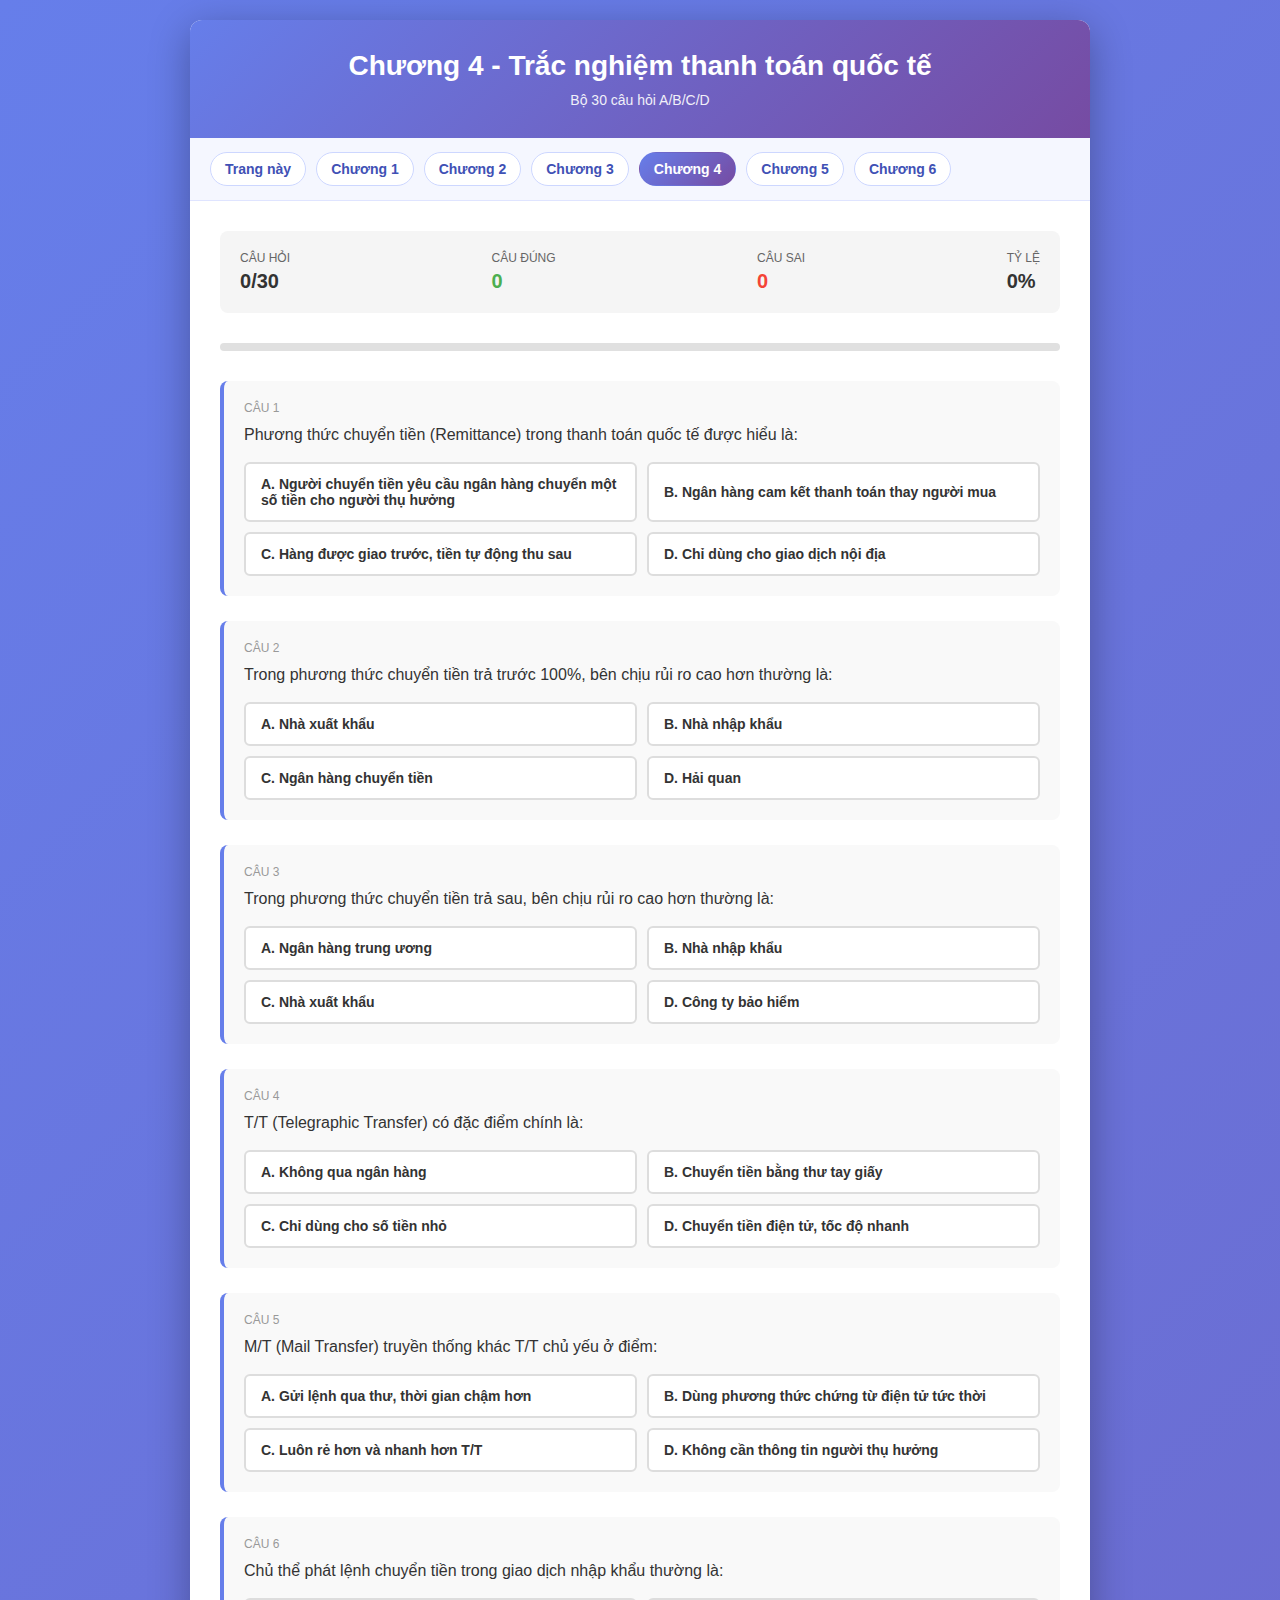
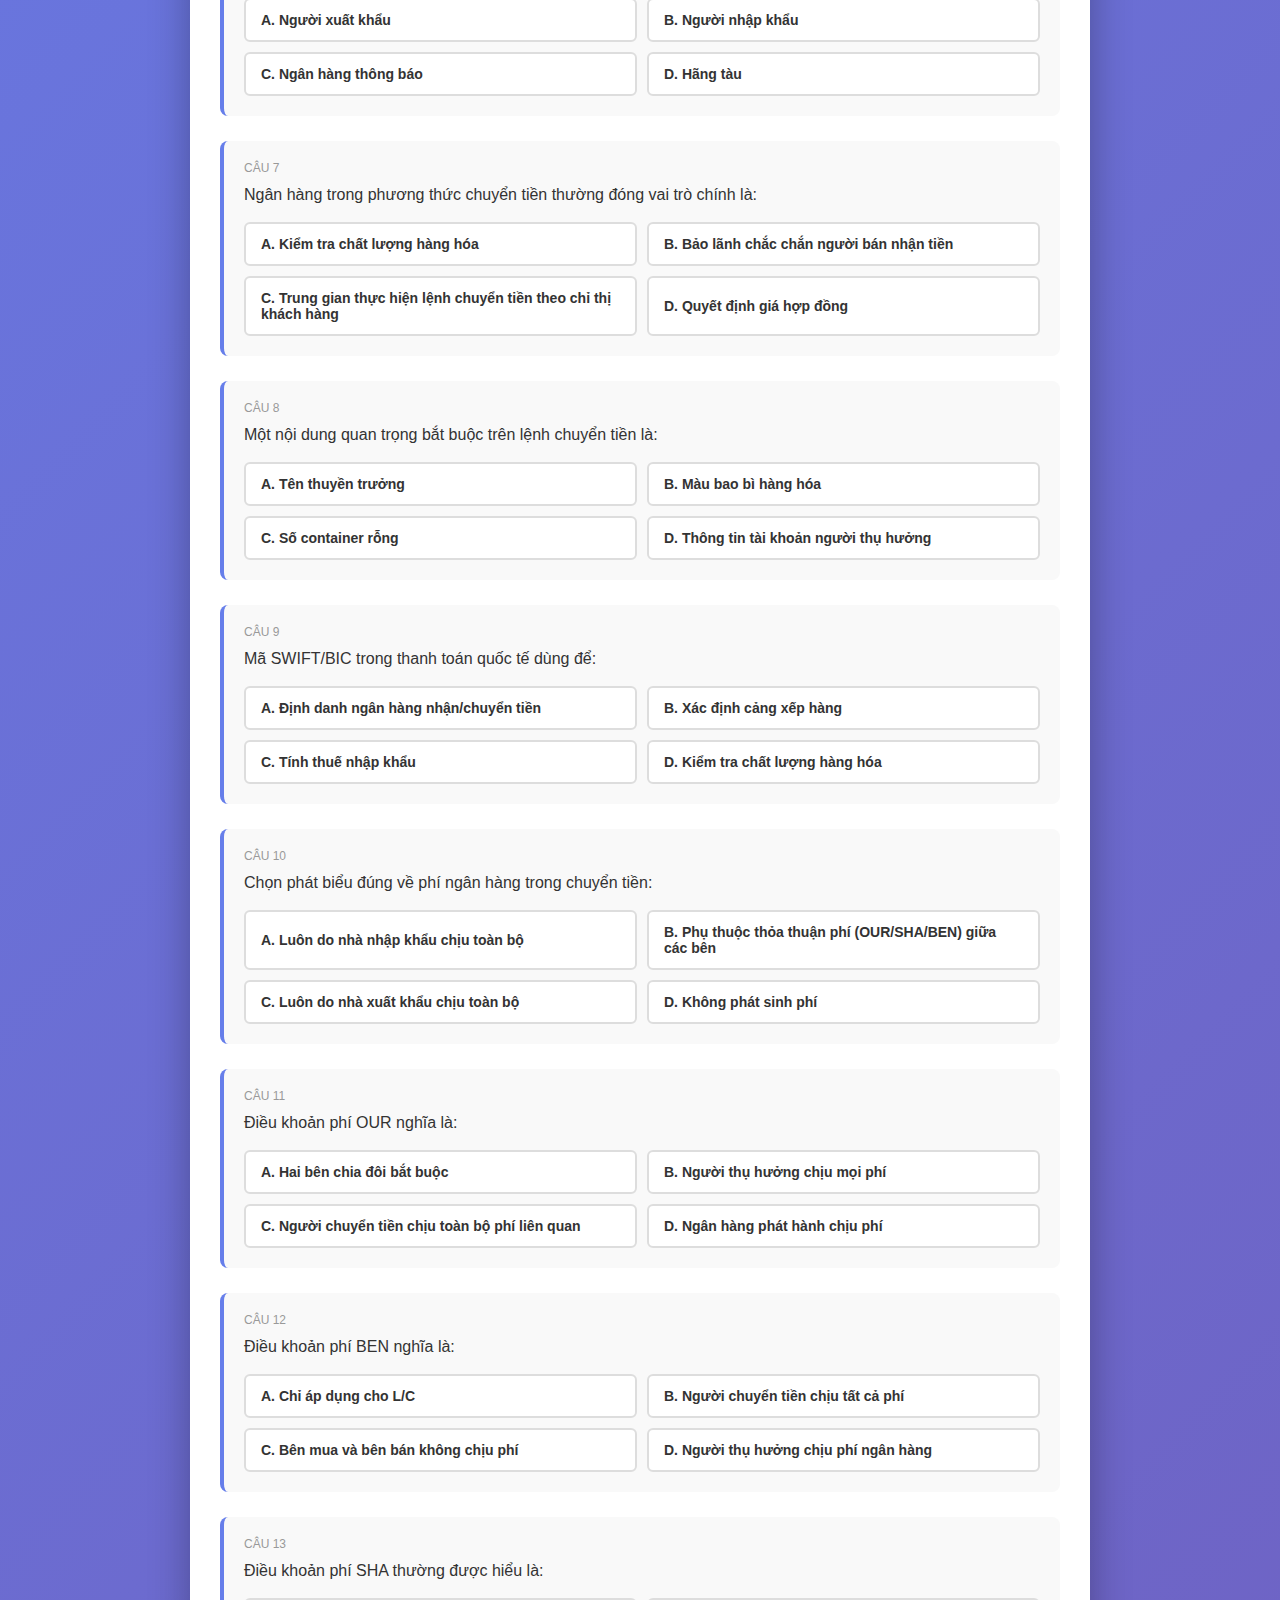
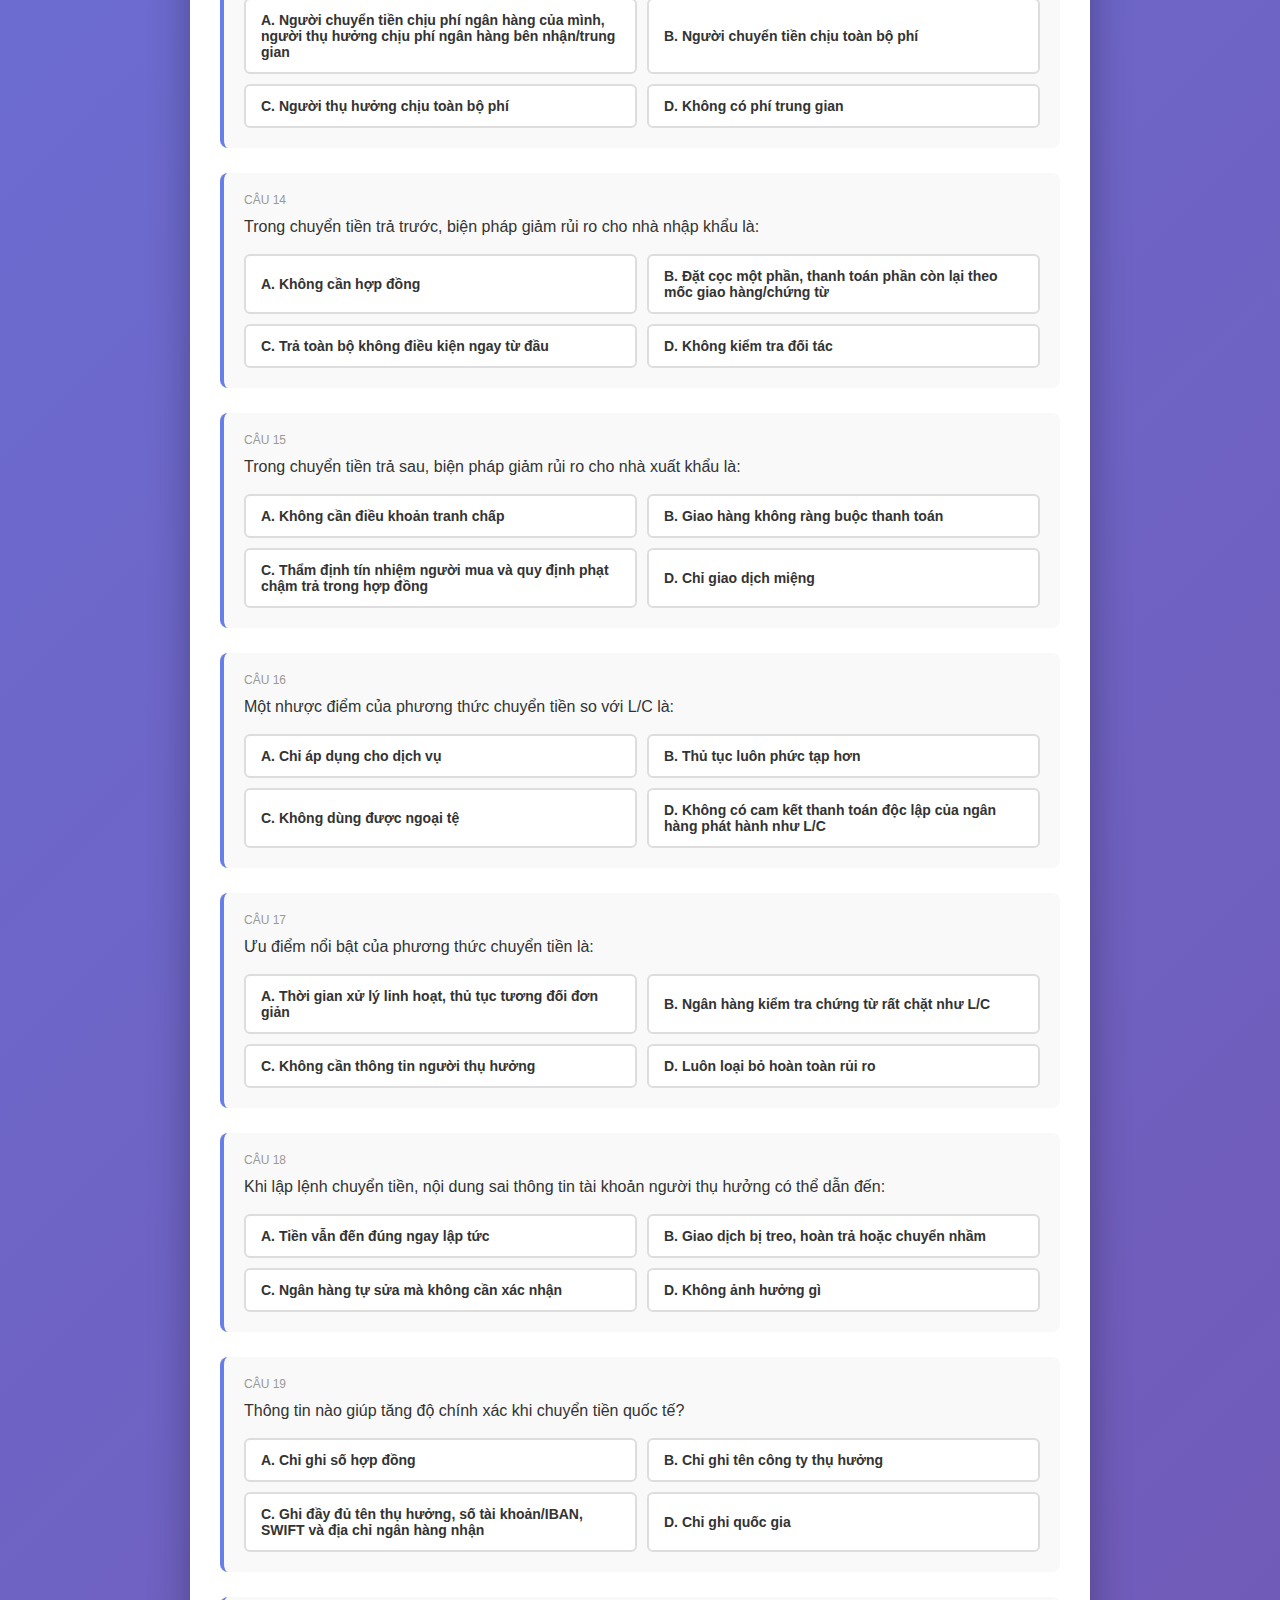
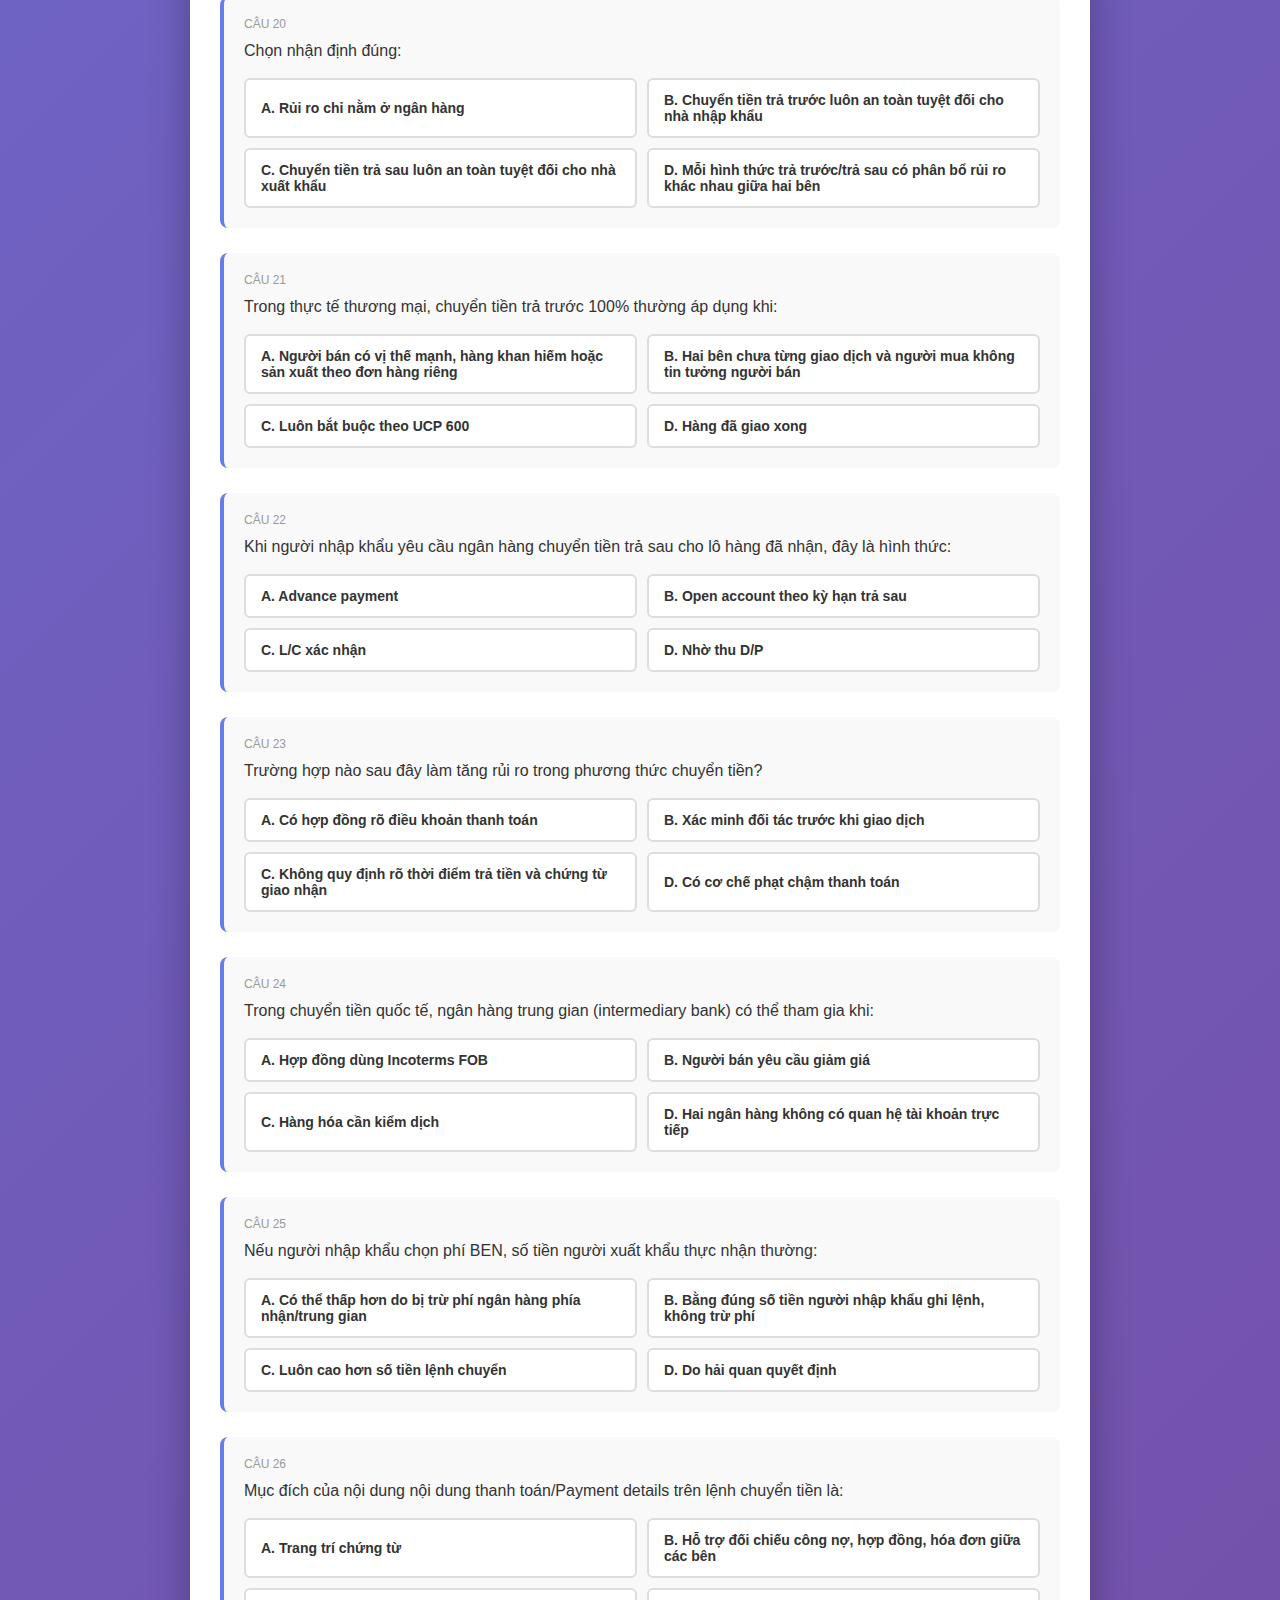
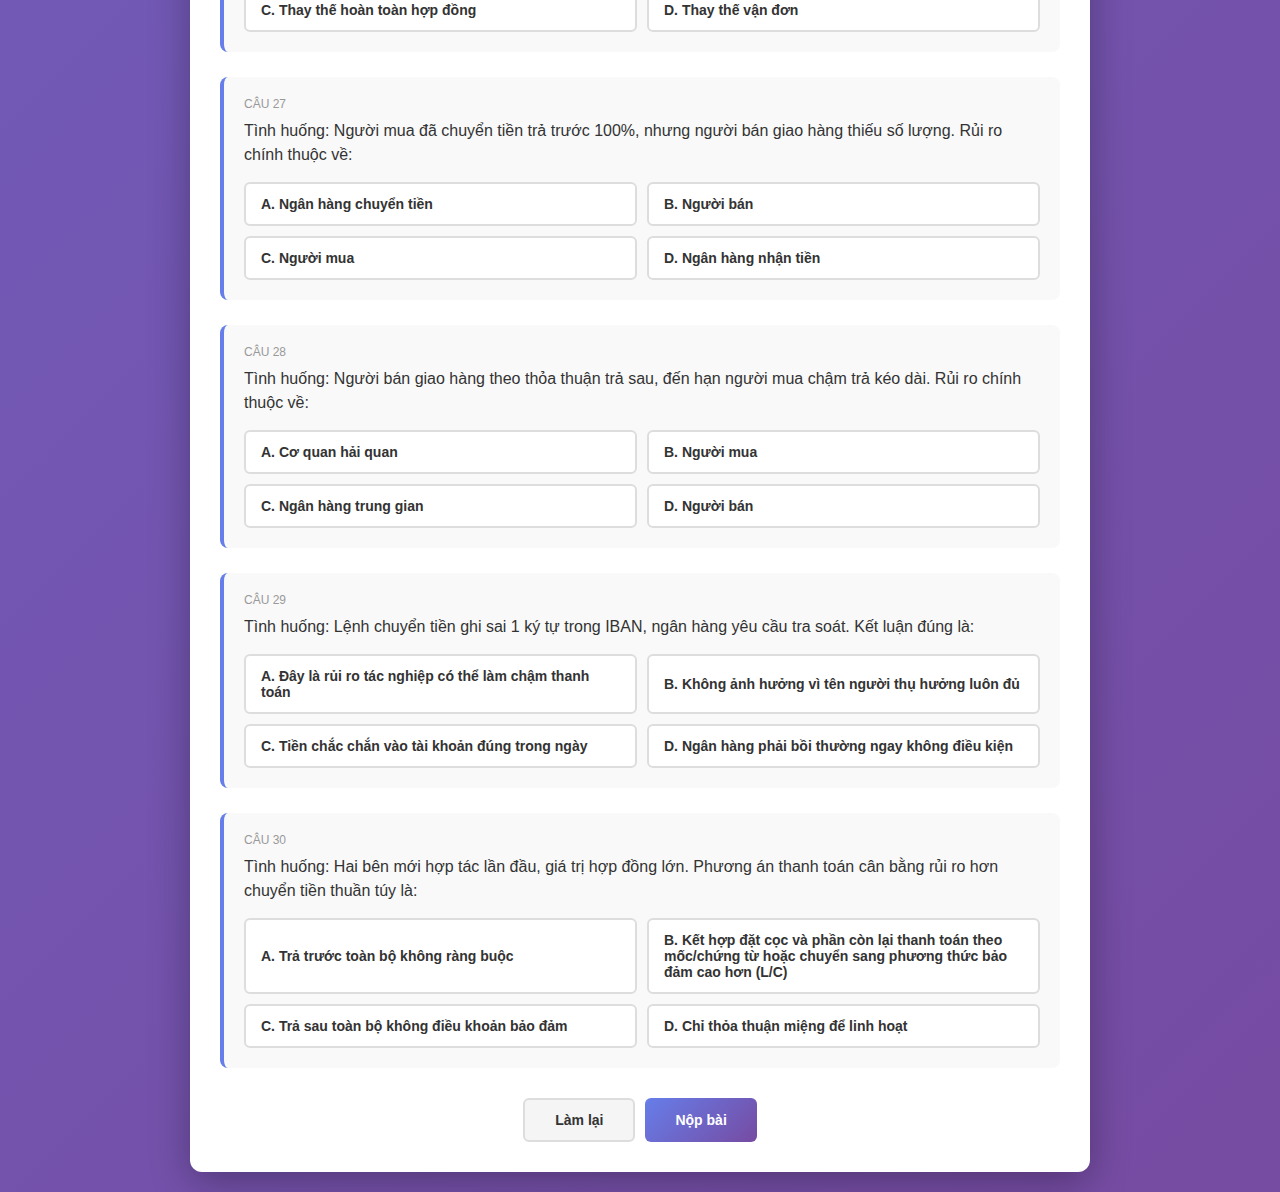
<file: chuong-4.html>
<!DOCTYPE html>
<html lang="vi">
<head>
    <meta charset="UTF-8">
    <meta name="viewport" content="width=device-width, initial-scale=1.0">
    <title>Chương 4 - 30 câu trắc nghiệm thanh toán quốc tế</title>
    <style>
        * {
            margin: 0;
            padding: 0;
            box-sizing: border-box;
        }

        body {
            font-family: 'Segoe UI', Tahoma, Geneva, Verdana, sans-serif;
            background: linear-gradient(135deg, #667eea 0%, #764ba2 100%);
            min-height: 100vh;
            padding: 20px;
        }

        .container {
            max-width: 900px;
            margin: 0 auto;
            background: white;
            border-radius: 12px;
            box-shadow: 0 10px 40px rgba(0, 0, 0, 0.3);
            overflow: hidden;
        }

        .header {
            background: linear-gradient(135deg, #667eea 0%, #764ba2 100%);
            color: white;
            padding: 30px;
            text-align: center;
        }

        .header h1 {
            font-size: 28px;
            margin-bottom: 10px;
        }

        .header p {
            font-size: 14px;
            opacity: 0.9;
        }

        .main-menu {
            background: #f5f7ff;
            border-bottom: 1px solid #dfe4ff;
            padding: 14px 20px;
            display: flex;
            flex-wrap: wrap;
            gap: 10px;
        }

        .menu-link {
            text-decoration: none;
            color: #3f51b5;
            background: white;
            border: 1px solid #cdd7ff;
            border-radius: 999px;
            padding: 8px 14px;
            font-size: 14px;
            font-weight: 600;
            transition: all 0.2s ease;
        }

        .menu-link:hover {
            background: #e8edff;
            border-color: #9fb2ff;
        }

        .menu-link.active {
            background: linear-gradient(135deg, #667eea 0%, #764ba2 100%);
            color: white;
            border-color: transparent;
        }

        .content {
            padding: 30px;
        }

        .quiz-info {
            display: flex;
            justify-content: space-between;
            margin-bottom: 30px;
            padding: 20px;
            background: #f5f5f5;
            border-radius: 8px;
            flex-wrap: wrap;
            gap: 15px;
        }

        .info-item {
            display: flex;
            flex-direction: column;
        }

        .info-label {
            font-size: 12px;
            color: #666;
            text-transform: uppercase;
            margin-bottom: 5px;
        }

        .info-value {
            font-size: 20px;
            font-weight: bold;
            color: #333;
        }

        .progress-bar {
            width: 100%;
            height: 8px;
            background: #e0e0e0;
            border-radius: 4px;
            overflow: hidden;
            margin-bottom: 30px;
        }

        .progress-fill {
            height: 100%;
            background: linear-gradient(90deg, #667eea, #764ba2);
            width: 0%;
            transition: width 0.3s ease;
        }

        .question-item {
            margin-bottom: 25px;
            padding: 20px;
            background: #f9f9f9;
            border-radius: 8px;
            border-left: 4px solid #667eea;
            transition: all 0.3s ease;
        }

        .question-item.answered {
            border-left-color: #4caf50;
        }

        .question-item.answered.incorrect {
            border-left-color: #f44336;
        }

        .question-number {
            font-size: 12px;
            color: #999;
            margin-bottom: 8px;
            text-transform: uppercase;
        }

        .question-text {
            font-size: 16px;
            color: #333;
            margin-bottom: 15px;
            line-height: 1.5;
            font-weight: 500;
        }

        .options-container {
            display: grid;
            grid-template-columns: 1fr 1fr;
            gap: 10px;
        }

        .option-btn {
            padding: 12px 15px;
            border: 2px solid #ddd;
            background: white;
            color: #333;
            font-size: 14px;
            font-weight: 600;
            border-radius: 6px;
            cursor: pointer;
            transition: all 0.3s ease;
            text-align: left;
        }

        .option-btn:hover:not(:disabled) {
            border-color: #667eea;
            background: #f0f4ff;
        }

        .option-btn.selected {
            background: #667eea;
            color: white;
            border-color: #667eea;
        }

        .option-btn.correct {
            background: #4caf50;
            color: white;
            border-color: #4caf50;
        }

        .option-btn.incorrect {
            background: #f44336;
            color: white;
            border-color: #f44336;
        }

        .feedback {
            margin-top: 10px;
            padding: 10px 15px;
            border-radius: 4px;
            font-size: 13px;
            display: none;
        }

        .feedback.show {
            display: block;
        }

        .feedback.correct {
            background: #e8f5e9;
            color: #2e7d32;
        }

        .feedback.incorrect {
            background: #ffebee;
            color: #c62828;
        }

        .buttons-container {
            display: flex;
            gap: 10px;
            justify-content: center;
            margin-top: 30px;
            flex-wrap: wrap;
        }

        .btn {
            padding: 12px 30px;
            font-size: 14px;
            font-weight: 600;
            border: none;
            border-radius: 6px;
            cursor: pointer;
            transition: all 0.3s ease;
        }

        .btn:disabled {
            opacity: 0.5;
            cursor: not-allowed;
        }

        .btn-primary {
            background: linear-gradient(135deg, #667eea 0%, #764ba2 100%);
            color: white;
        }

        .btn-secondary {
            background: #f5f5f5;
            color: #333;
            border: 2px solid #ddd;
        }

        .results-container {
            display: none;
            text-align: center;
            padding: 40px 20px;
        }

        .results-container.show {
            display: block;
        }

        .score-circle {
            width: 150px;
            height: 150px;
            border-radius: 50%;
            display: flex;
            align-items: center;
            justify-content: center;
            margin: 0 auto 20px;
            font-size: 48px;
            font-weight: bold;
            color: white;
        }

        .score-circle.excellent { background: linear-gradient(135deg, #4caf50 0%, #45a049 100%); }
        .score-circle.good { background: linear-gradient(135deg, #2196f3 0%, #1976d2 100%); }
        .score-circle.fair { background: linear-gradient(135deg, #ff9800 0%, #f57c00 100%); }
        .score-circle.poor { background: linear-gradient(135deg, #f44336 0%, #d32f2f 100%); }

        .results-message {
            font-size: 24px;
            font-weight: bold;
            color: #333;
            margin-bottom: 20px;
        }

        .results-details {
            font-size: 16px;
            color: #666;
            margin-bottom: 30px;
        }

        .wrong-answers {
            text-align: left;
            background: #fff7f7;
            border: 1px solid #ffd6d6;
            border-radius: 8px;
            padding: 16px;
            margin-top: 18px;
        }

        .wrong-answers h3 {
            font-size: 18px;
            color: #b71c1c;
            margin-bottom: 12px;
        }

        .wrong-item {
            padding: 10px 0;
            border-bottom: 1px dashed #f0b4b4;
            line-height: 1.5;
            color: #333;
        }

        .wrong-item:last-child {
            border-bottom: none;
        }

        .wrong-item strong {
            color: #c62828;
        }

        @media (max-width: 600px) {
            .header h1 {
                font-size: 21px;
            }

            .content {
                padding: 20px;
            }

            .quiz-info {
                flex-direction: column;
            }

            .options-container {
                grid-template-columns: 1fr;
            }

            .buttons-container {
                flex-direction: column;
            }

            .btn {
                width: 100%;
            }
        }
    </style>
</head>
<body>
    <div class="container">
        <div class="header">
            <h1>Chương 4 - Trắc nghiệm thanh toán quốc tế</h1>
            <p>Bộ 30 câu hỏi A/B/C/D</p>
        </div>

        <nav class="main-menu">
            <a class="menu-link" href="index.html">Trang này</a>
            <a class="menu-link" href="chuong-1.html">Chương 1</a>
            <a class="menu-link" href="chuong-2.html">Chương 2</a>
            <a class="menu-link" href="chuong-3.html">Chương 3</a>
            <a class="menu-link active" href="chuong-4.html">Chương 4</a>
            <a class="menu-link" href="chuong-5.html">Chương 5</a>
            <a class="menu-link" href="chuong-6.html">Chương 6</a>
        </nav>

        <div class="content">
            <div class="quiz-info">
                <div class="info-item">
                    <span class="info-label">Câu hỏi</span>
                    <span class="info-value"><span id="current-question">0</span>/30</span>
                </div>
                <div class="info-item">
                    <span class="info-label">Câu đúng</span>
                    <span class="info-value" style="color: #4caf50;" id="correct-count">0</span>
                </div>
                <div class="info-item">
                    <span class="info-label">Câu sai</span>
                    <span class="info-value" style="color: #f44336;" id="incorrect-count">0</span>
                </div>
                <div class="info-item">
                    <span class="info-label">Tỷ lệ</span>
                    <span class="info-value" id="percentage">0%</span>
                </div>
            </div>

            <div class="progress-bar">
                <div class="progress-fill" id="progress-fill"></div>
            </div>

            <div id="quiz-container"></div>

            <div id="results-container" class="results-container">
                <div class="score-circle" id="score-circle">0/30</div>
                <div class="results-message" id="results-message"></div>
                <div class="results-details" id="results-details"></div>
                <div class="wrong-answers" id="wrong-answers" style="display: none;"></div>
            </div>

            <div class="buttons-container">
                <button class="btn btn-secondary" id="btn-reset" onclick="resetQuiz()">Làm lại</button>
                <button class="btn btn-primary" id="btn-submit" onclick="submitQuiz()">Nộp bài</button>
            </div>
        </div>
    </div>

    <script>
        const quizData = [
            { question: 'Phương thức chuyển tiền (Remittance) trong thanh toán quốc tế được hiểu là:', options: ['Người chuyển tiền yêu cầu ngân hàng chuyển một số tiền cho người thụ hưởng', 'Ngân hàng cam kết thanh toán thay người mua', 'Hàng được giao trước, tiền tự động thu sau', 'Chỉ dùng cho giao dịch nội địa'], answer: 0 },
            { question: 'Trong phương thức chuyển tiền trả trước 100%, bên chịu rủi ro cao hơn thường là:', options: ['Nhà xuất khẩu', 'Nhà nhập khẩu', 'Ngân hàng chuyển tiền', 'Hải quan'], answer: 1 },
            { question: 'Trong phương thức chuyển tiền trả sau, bên chịu rủi ro cao hơn thường là:', options: ['Ngân hàng trung ương', 'Nhà nhập khẩu', 'Nhà xuất khẩu', 'Công ty bảo hiểm'], answer: 2 },
            { question: 'T/T (Telegraphic Transfer) có đặc điểm chính là:', options: ['Không qua ngân hàng', 'Chuyển tiền bằng thư tay giấy', 'Chỉ dùng cho số tiền nhỏ', 'Chuyển tiền điện tử, tốc độ nhanh'], answer: 3 },
            { question: 'M/T (Mail Transfer) truyền thống khác T/T chủ yếu ở điểm:', options: ['Gửi lệnh qua thư, thời gian chậm hơn', 'Dùng phương thức chứng từ điện tử tức thời', 'Luôn rẻ hơn và nhanh hơn T/T', 'Không cần thông tin người thụ hưởng'], answer: 0 },
            { question: 'Chủ thể phát lệnh chuyển tiền trong giao dịch nhập khẩu thường là:', options: ['Người xuất khẩu', 'Người nhập khẩu', 'Ngân hàng thông báo', 'Hãng tàu'], answer: 1 },
            { question: 'Ngân hàng trong phương thức chuyển tiền thường đóng vai trò chính là:', options: ['Kiểm tra chất lượng hàng hóa', 'Bảo lãnh chắc chắn người bán nhận tiền', 'Trung gian thực hiện lệnh chuyển tiền theo chỉ thị khách hàng', 'Quyết định giá hợp đồng'], answer: 2 },
            { question: 'Một nội dung quan trọng bắt buộc trên lệnh chuyển tiền là:', options: ['Tên thuyền trưởng', 'Màu bao bì hàng hóa', 'Số container rỗng', 'Thông tin tài khoản người thụ hưởng'], answer: 3 },
            { question: 'Mã SWIFT/BIC trong thanh toán quốc tế dùng để:', options: ['Định danh ngân hàng nhận/chuyển tiền', 'Xác định cảng xếp hàng', 'Tính thuế nhập khẩu', 'Kiểm tra chất lượng hàng hóa'], answer: 0 },
            { question: 'Chọn phát biểu đúng về phí ngân hàng trong chuyển tiền:', options: ['Luôn do nhà nhập khẩu chịu toàn bộ', 'Phụ thuộc thỏa thuận phí (OUR/SHA/BEN) giữa các bên', 'Luôn do nhà xuất khẩu chịu toàn bộ', 'Không phát sinh phí'], answer: 1 },
            { question: 'Điều khoản phí OUR nghĩa là:', options: ['Hai bên chia đôi bắt buộc', 'Người thụ hưởng chịu mọi phí', 'Người chuyển tiền chịu toàn bộ phí liên quan', 'Ngân hàng phát hành chịu phí'], answer: 2 },
            { question: 'Điều khoản phí BEN nghĩa là:', options: ['Chỉ áp dụng cho L/C', 'Người chuyển tiền chịu tất cả phí', 'Bên mua và bên bán không chịu phí', 'Người thụ hưởng chịu phí ngân hàng'], answer: 3 },
            { question: 'Điều khoản phí SHA thường được hiểu là:', options: ['Người chuyển tiền chịu phí ngân hàng của mình, người thụ hưởng chịu phí ngân hàng bên nhận/trung gian', 'Người chuyển tiền chịu toàn bộ phí', 'Người thụ hưởng chịu toàn bộ phí', 'Không có phí trung gian'], answer: 0 },
            { question: 'Trong chuyển tiền trả trước, biện pháp giảm rủi ro cho nhà nhập khẩu là:', options: ['Không cần hợp đồng', 'Đặt cọc một phần, thanh toán phần còn lại theo mốc giao hàng/chứng từ', 'Trả toàn bộ không điều kiện ngay từ đầu', 'Không kiểm tra đối tác'], answer: 1 },
            { question: 'Trong chuyển tiền trả sau, biện pháp giảm rủi ro cho nhà xuất khẩu là:', options: ['Không cần điều khoản tranh chấp', 'Giao hàng không ràng buộc thanh toán', 'Thẩm định tín nhiệm người mua và quy định phạt chậm trả trong hợp đồng', 'Chỉ giao dịch miệng'], answer: 2 },
            { question: 'Một nhược điểm của phương thức chuyển tiền so với L/C là:', options: ['Chỉ áp dụng cho dịch vụ', 'Thủ tục luôn phức tạp hơn', 'Không dùng được ngoại tệ', 'Không có cam kết thanh toán độc lập của ngân hàng phát hành như L/C'], answer: 3 },
            { question: 'Ưu điểm nổi bật của phương thức chuyển tiền là:', options: ['Thời gian xử lý linh hoạt, thủ tục tương đối đơn giản', 'Ngân hàng kiểm tra chứng từ rất chặt như L/C', 'Không cần thông tin người thụ hưởng', 'Luôn loại bỏ hoàn toàn rủi ro'], answer: 0 },
            { question: 'Khi lập lệnh chuyển tiền, nội dung sai thông tin tài khoản người thụ hưởng có thể dẫn đến:', options: ['Tiền vẫn đến đúng ngay lập tức', 'Giao dịch bị treo, hoàn trả hoặc chuyển nhầm', 'Ngân hàng tự sửa mà không cần xác nhận', 'Không ảnh hưởng gì'], answer: 1 },
            { question: 'Thông tin nào giúp tăng độ chính xác khi chuyển tiền quốc tế?', options: ['Chỉ ghi số hợp đồng', 'Chỉ ghi tên công ty thụ hưởng', 'Ghi đầy đủ tên thụ hưởng, số tài khoản/IBAN, SWIFT và địa chỉ ngân hàng nhận', 'Chỉ ghi quốc gia'], answer: 2 },
            { question: 'Chọn nhận định đúng:', options: ['Rủi ro chỉ nằm ở ngân hàng', 'Chuyển tiền trả trước luôn an toàn tuyệt đối cho nhà nhập khẩu', 'Chuyển tiền trả sau luôn an toàn tuyệt đối cho nhà xuất khẩu', 'Mỗi hình thức trả trước/trả sau có phân bổ rủi ro khác nhau giữa hai bên'], answer: 3 },
            { question: 'Trong thực tế thương mại, chuyển tiền trả trước 100% thường áp dụng khi:', options: ['Người bán có vị thế mạnh, hàng khan hiếm hoặc sản xuất theo đơn hàng riêng', 'Hai bên chưa từng giao dịch và người mua không tin tưởng người bán', 'Luôn bắt buộc theo UCP 600', 'Hàng đã giao xong'], answer: 0 },
            { question: 'Khi người nhập khẩu yêu cầu ngân hàng chuyển tiền trả sau cho lô hàng đã nhận, đây là hình thức:', options: ['Advance payment', 'Open account theo kỳ hạn trả sau', 'L/C xác nhận', 'Nhờ thu D/P'], answer: 1 },
            { question: 'Trường hợp nào sau đây làm tăng rủi ro trong phương thức chuyển tiền?', options: ['Có hợp đồng rõ điều khoản thanh toán', 'Xác minh đối tác trước khi giao dịch', 'Không quy định rõ thời điểm trả tiền và chứng từ giao nhận', 'Có cơ chế phạt chậm thanh toán'], answer: 2 },
            { question: 'Trong chuyển tiền quốc tế, ngân hàng trung gian (intermediary bank) có thể tham gia khi:', options: ['Hợp đồng dùng Incoterms FOB', 'Người bán yêu cầu giảm giá', 'Hàng hóa cần kiểm dịch', 'Hai ngân hàng không có quan hệ tài khoản trực tiếp'], answer: 3 },
            { question: 'Nếu người nhập khẩu chọn phí BEN, số tiền người xuất khẩu thực nhận thường:', options: ['Có thể thấp hơn do bị trừ phí ngân hàng phía nhận/trung gian', 'Bằng đúng số tiền người nhập khẩu ghi lệnh, không trừ phí', 'Luôn cao hơn số tiền lệnh chuyển', 'Do hải quan quyết định'], answer: 0 },
            { question: 'Mục đích của nội dung nội dung thanh toán/Payment details trên lệnh chuyển tiền là:', options: ['Trang trí chứng từ', 'Hỗ trợ đối chiếu công nợ, hợp đồng, hóa đơn giữa các bên', 'Thay thế hoàn toàn hợp đồng', 'Thay thế vận đơn'], answer: 1 },
            { question: 'Tình huống: Người mua đã chuyển tiền trả trước 100%, nhưng người bán giao hàng thiếu số lượng. Rủi ro chính thuộc về:', options: ['Ngân hàng chuyển tiền', 'Người bán', 'Người mua', 'Ngân hàng nhận tiền'], answer: 2 },
            { question: 'Tình huống: Người bán giao hàng theo thỏa thuận trả sau, đến hạn người mua chậm trả kéo dài. Rủi ro chính thuộc về:', options: ['Cơ quan hải quan', 'Người mua', 'Ngân hàng trung gian', 'Người bán'], answer: 3 },
            { question: 'Tình huống: Lệnh chuyển tiền ghi sai 1 ký tự trong IBAN, ngân hàng yêu cầu tra soát. Kết luận đúng là:', options: ['Đây là rủi ro tác nghiệp có thể làm chậm thanh toán', 'Không ảnh hưởng vì tên người thụ hưởng luôn đủ', 'Tiền chắc chắn vào tài khoản đúng trong ngày', 'Ngân hàng phải bồi thường ngay không điều kiện'], answer: 0 },
            { question: 'Tình huống: Hai bên mới hợp tác lần đầu, giá trị hợp đồng lớn. Phương án thanh toán cân bằng rủi ro hơn chuyển tiền thuần túy là:', options: ['Trả trước toàn bộ không ràng buộc', 'Kết hợp đặt cọc và phần còn lại thanh toán theo mốc/chứng từ hoặc chuyển sang phương thức bảo đảm cao hơn (L/C)', 'Trả sau toàn bộ không điều khoản bảo đảm', 'Chỉ thỏa thuận miệng để linh hoạt'], answer: 1 }
        ];

        let userAnswers = [];

        function renderQuiz() {
            const container = document.getElementById('quiz-container');
            container.innerHTML = '';

            quizData.forEach((item, index) => {
                const questionDiv = document.createElement('div');
                questionDiv.className = 'question-item';
                questionDiv.id = `question-${index}`;

                const numberDiv = document.createElement('div');
                numberDiv.className = 'question-number';
                numberDiv.textContent = `Câu ${index + 1}`;

                const textDiv = document.createElement('div');
                textDiv.className = 'question-text';
                textDiv.textContent = item.question;

                const optionsDiv = document.createElement('div');
                optionsDiv.className = 'options-container';

                const labels = ['A', 'B', 'C', 'D'];
                item.options.forEach((option, optionIndex) => {
                    const btn = document.createElement('button');
                    btn.className = 'option-btn';
                    btn.textContent = labels[optionIndex] + '. ' + option;
                    btn.onclick = () => selectAnswer(index, optionIndex);
                    btn.id = `option-${index}-${optionIndex}`;
                    optionsDiv.appendChild(btn);
                });

                const feedbackDiv = document.createElement('div');
                feedbackDiv.className = 'feedback';
                feedbackDiv.id = `feedback-${index}`;

                questionDiv.appendChild(numberDiv);
                questionDiv.appendChild(textDiv);
                questionDiv.appendChild(optionsDiv);
                questionDiv.appendChild(feedbackDiv);

                container.appendChild(questionDiv);
            });
        }

        function selectAnswer(questionIndex, optionIndex) {
            userAnswers[questionIndex] = optionIndex;

            ['A', 'B', 'C', 'D'].forEach((_, i) => {
                const btn = document.getElementById(`option-${questionIndex}-${i}`);
                if (btn) {
                    if (i === optionIndex) {
                        btn.classList.add('selected');
                    } else {
                        btn.classList.remove('selected');
                    }
                }
            });

            document.getElementById(`question-${questionIndex}`).classList.add('answered');
            updateProgress();
        }

        function updateProgress() {
            const answered = userAnswers.filter(ans => ans !== undefined).length;
            const total = quizData.length;
            const percent = Math.round((answered / total) * 100);

            document.getElementById('current-question').textContent = answered;
            document.getElementById('progress-fill').style.width = percent + '%';
        }

        function submitQuiz() {
            let correct = 0;
            let incorrect = 0;

            quizData.forEach((item, index) => {
                const feedbackDiv = document.getElementById(`feedback-${index}`);
                const questionItem = document.getElementById(`question-${index}`);
                const labels = ['A', 'B', 'C', 'D'];
                const isCorrect = userAnswers[index] === item.answer;

                if (isCorrect) {
                    correct++;
                    const btn = document.getElementById(`option-${index}-${userAnswers[index]}`);
                    if (btn) btn.classList.add('correct');
                    feedbackDiv.className = 'feedback show correct';
                    feedbackDiv.textContent = 'Chính xác!';
                } else {
                    incorrect++;
                    const userBtn = document.getElementById(`option-${index}-${userAnswers[index]}`);
                    if (userBtn) userBtn.classList.add('incorrect');
                    const correctBtn = document.getElementById(`option-${index}-${item.answer}`);
                    if (correctBtn) correctBtn.classList.add('correct');
                    feedbackDiv.className = 'feedback show incorrect';
                    feedbackDiv.textContent = `Sai! Đáp án đúng là: ${labels[item.answer]}`;
                    questionItem.classList.add('incorrect');
                }
            });

            const percentage = Math.round((correct / quizData.length) * 100);
            document.getElementById('correct-count').textContent = correct;
            document.getElementById('incorrect-count').textContent = incorrect;
            document.getElementById('percentage').textContent = percentage + '%';

            showResults(correct, percentage);
        }

        function showResults(correct, percentage) {
            const resultsContainer = document.getElementById('results-container');
            const scoreCircle = document.getElementById('score-circle');
            const resultsMessage = document.getElementById('results-message');
            const resultsDetails = document.getElementById('results-details');
            const wrongAnswers = document.getElementById('wrong-answers');
            const labels = ['A', 'B', 'C', 'D'];

            scoreCircle.textContent = correct + '/' + quizData.length;

            if (percentage >= 90) {
                scoreCircle.className = 'score-circle excellent';
                resultsMessage.textContent = 'Xuất sắc!';
            } else if (percentage >= 70) {
                scoreCircle.className = 'score-circle good';
                resultsMessage.textContent = 'Tốt lắm!';
            } else if (percentage >= 50) {
                scoreCircle.className = 'score-circle fair';
                resultsMessage.textContent = 'Cần cố gắng thêm!';
            } else {
                scoreCircle.className = 'score-circle poor';
                resultsMessage.textContent = 'Cần ôn luyện thêm!';
            }

            resultsDetails.innerHTML = `<p>Bạn trả lời đúng <strong>${correct}</strong> trên <strong>${quizData.length}</strong> câu (${percentage}%)</p>`;

            const wrongList = [];
            quizData.forEach((item, index) => {
                const userAnswer = userAnswers[index];
                if (userAnswer !== item.answer) {
                    const selected = userAnswer !== undefined
                        ? `${labels[userAnswer]} - ${item.options[userAnswer]}`
                        : 'Chưa chọn';

                    wrongList.push(`
                        <div class="wrong-item">
                            <div><strong>Câu ${index + 1}:</strong> ${item.question}</div>
                            <div>Bạn chọn: <strong>${selected}</strong></div>
                            <div>Đáp án đúng: <strong>${labels[item.answer]}</strong> - ${item.options[item.answer]}</div>
                        </div>
                    `);
                }
            });

            if (wrongList.length > 0) {
                wrongAnswers.style.display = 'block';
                wrongAnswers.innerHTML = `<h3>Các câu sai (${wrongList.length})</h3>${wrongList.join('')}`;
            } else {
                wrongAnswers.style.display = 'none';
                wrongAnswers.innerHTML = '';
            }

            resultsContainer.classList.add('show');
            document.getElementById('quiz-container').style.display = 'none';
        }

        function resetQuiz() {
            userAnswers = [];

            document.getElementById('quiz-container').style.display = 'block';
            document.getElementById('results-container').classList.remove('show');

            document.getElementById('current-question').textContent = '0';
            document.getElementById('correct-count').textContent = '0';
            document.getElementById('incorrect-count').textContent = '0';
            document.getElementById('percentage').textContent = '0%';
            document.getElementById('progress-fill').style.width = '0%';
            document.getElementById('wrong-answers').style.display = 'none';
            document.getElementById('wrong-answers').innerHTML = '';

            renderQuiz();
        }

        window.addEventListener('load', renderQuiz);
    </script>
</body>
</html>
</file>
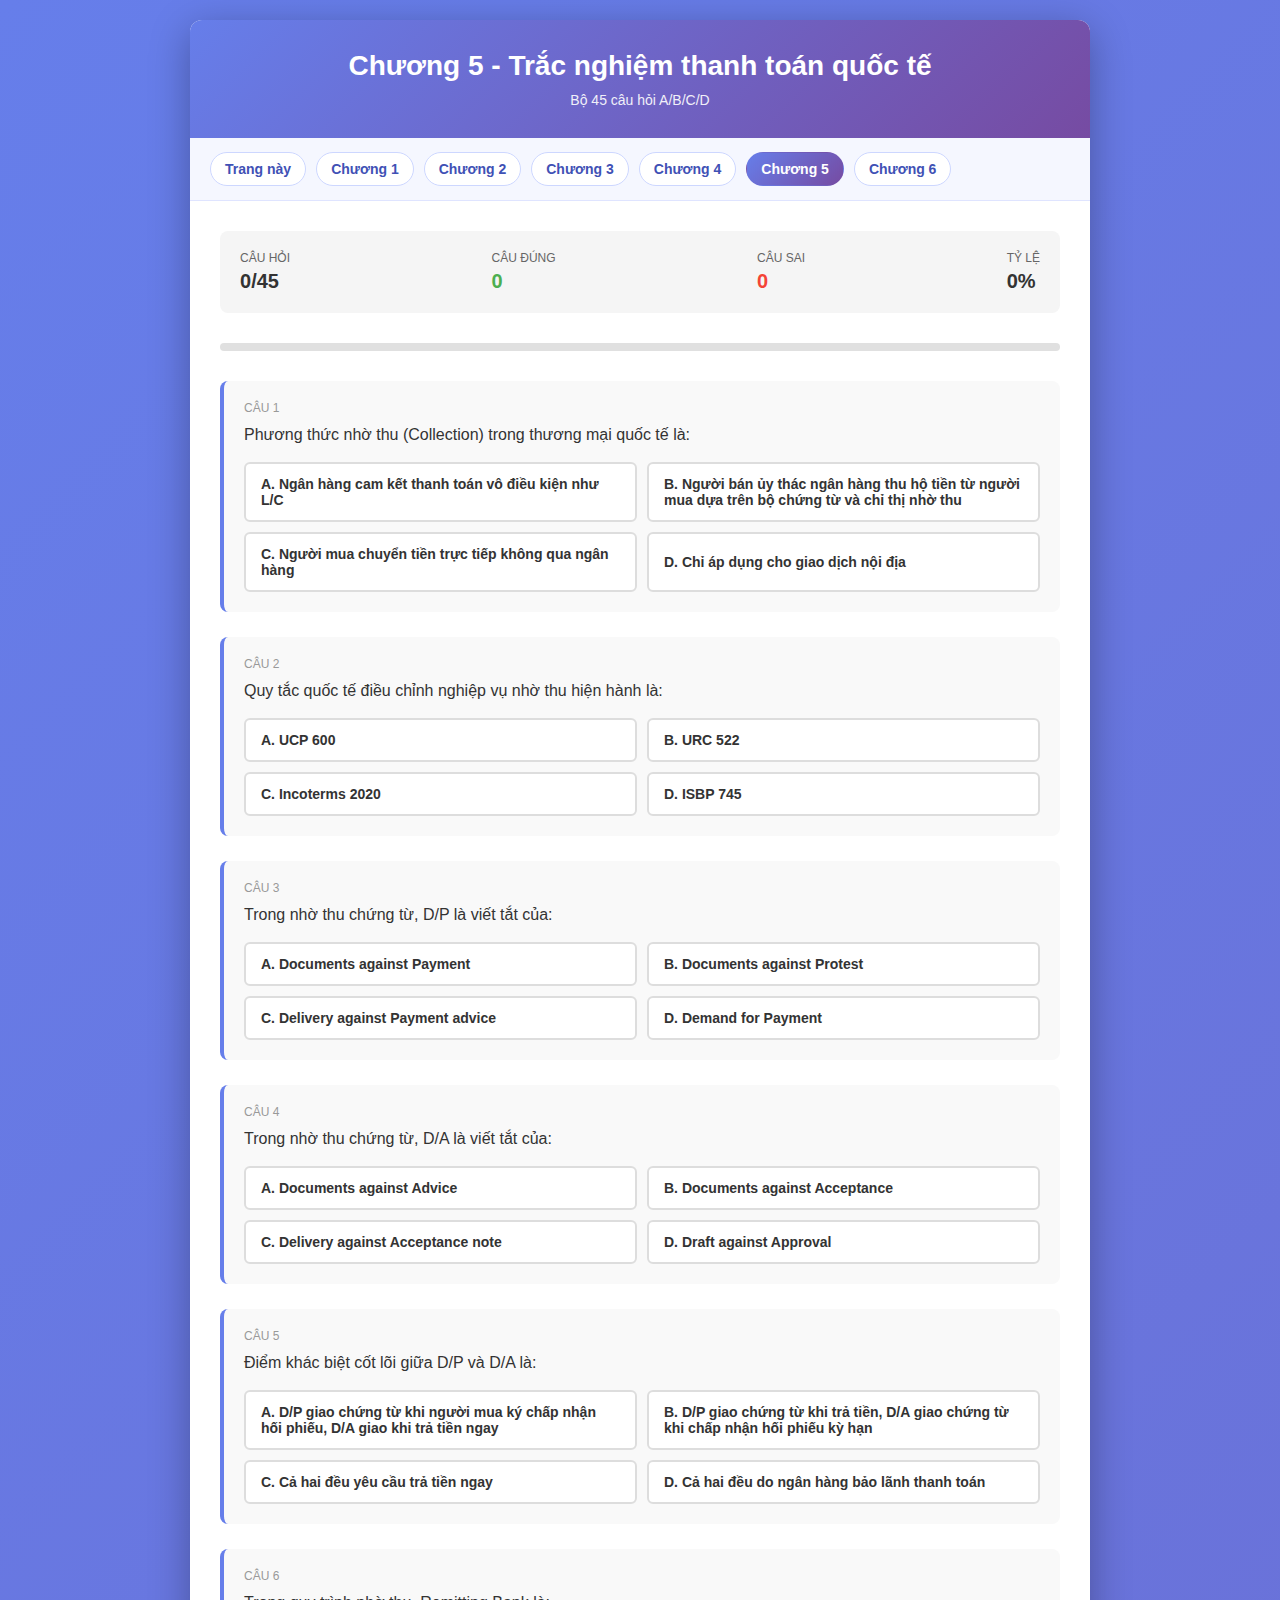
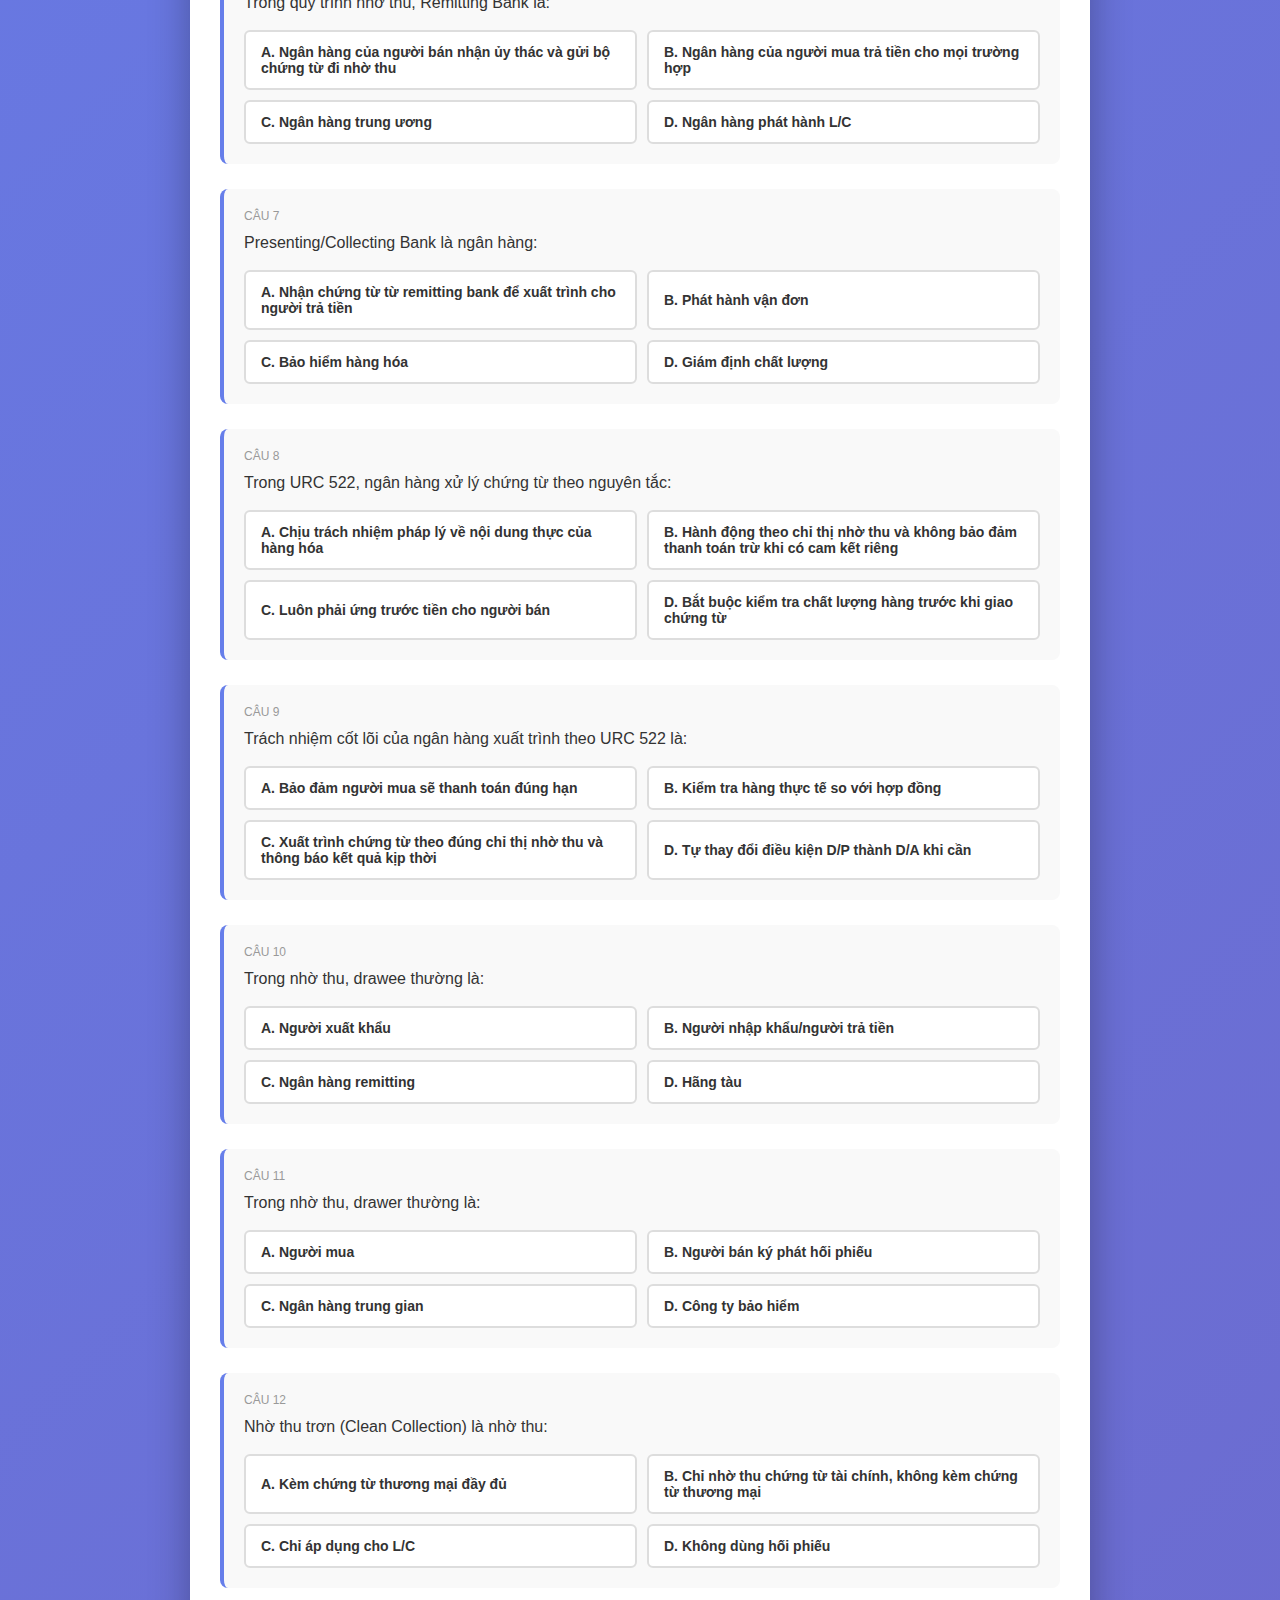
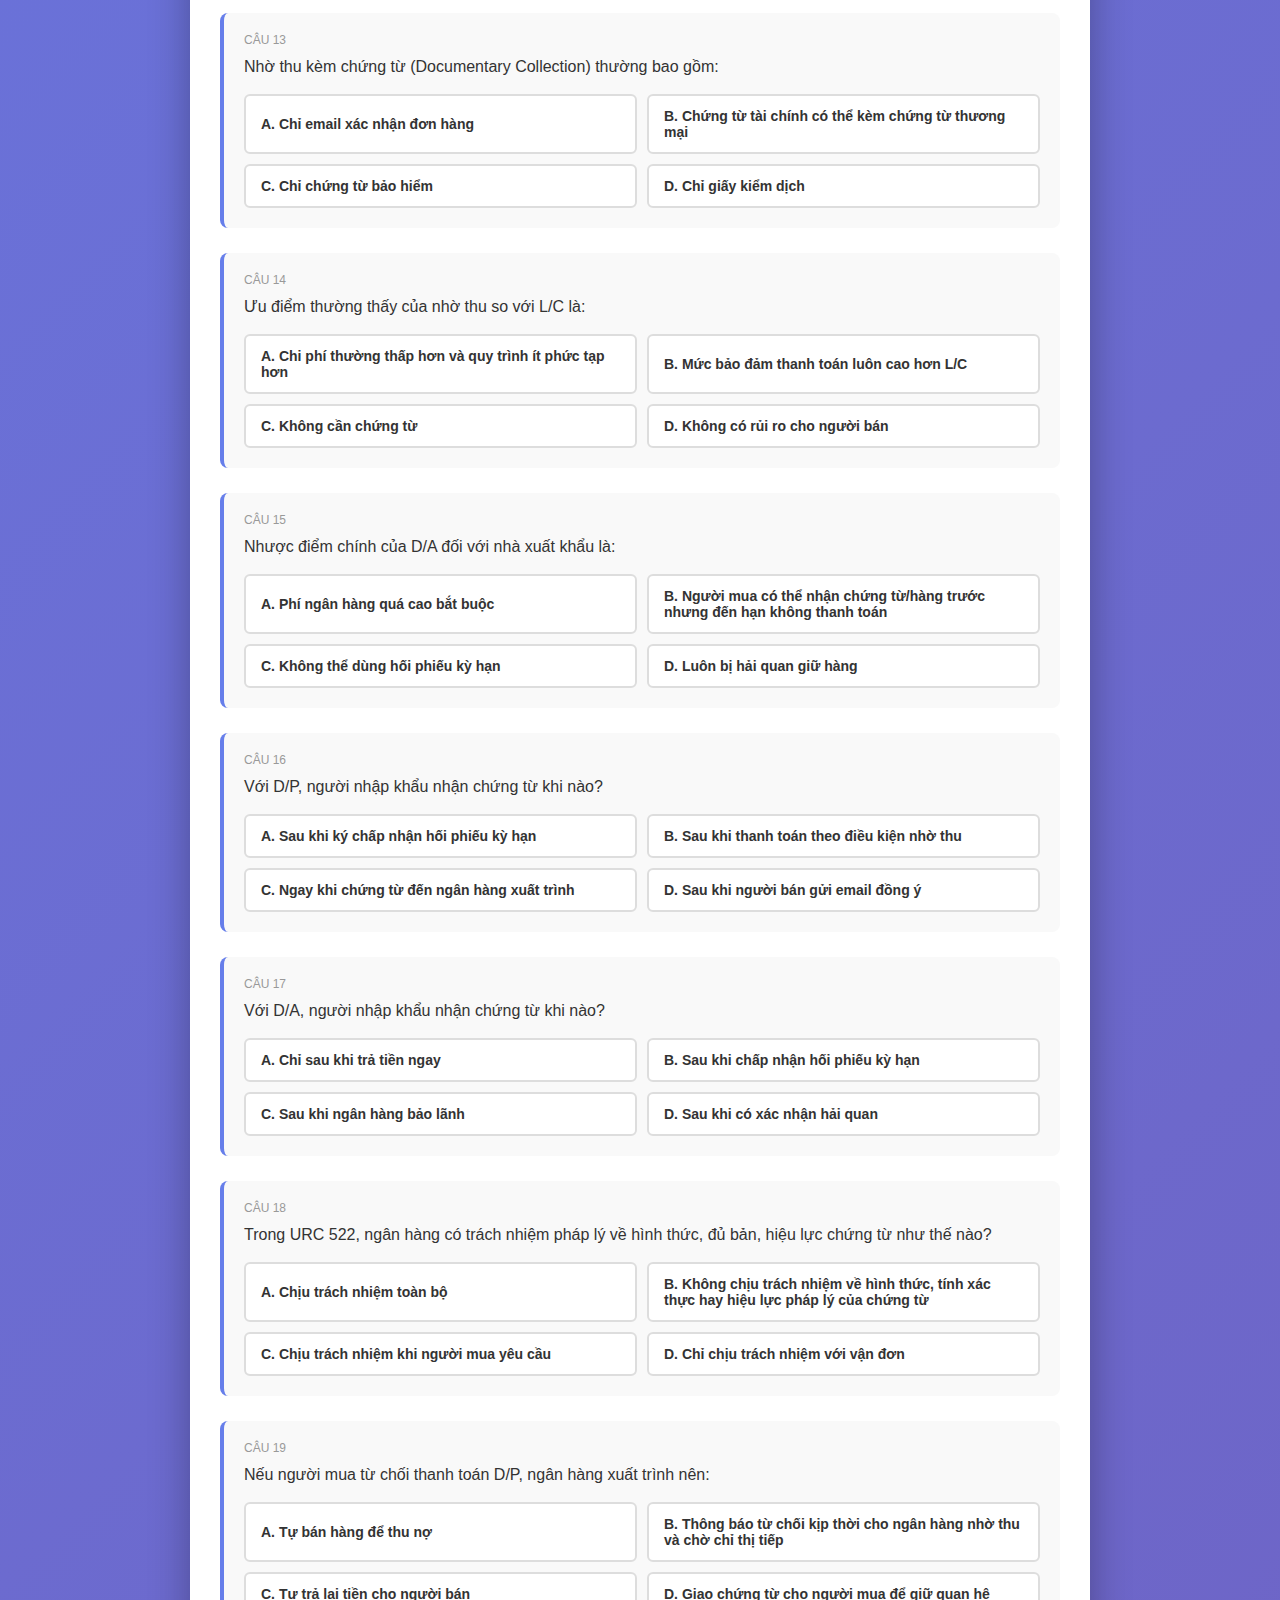
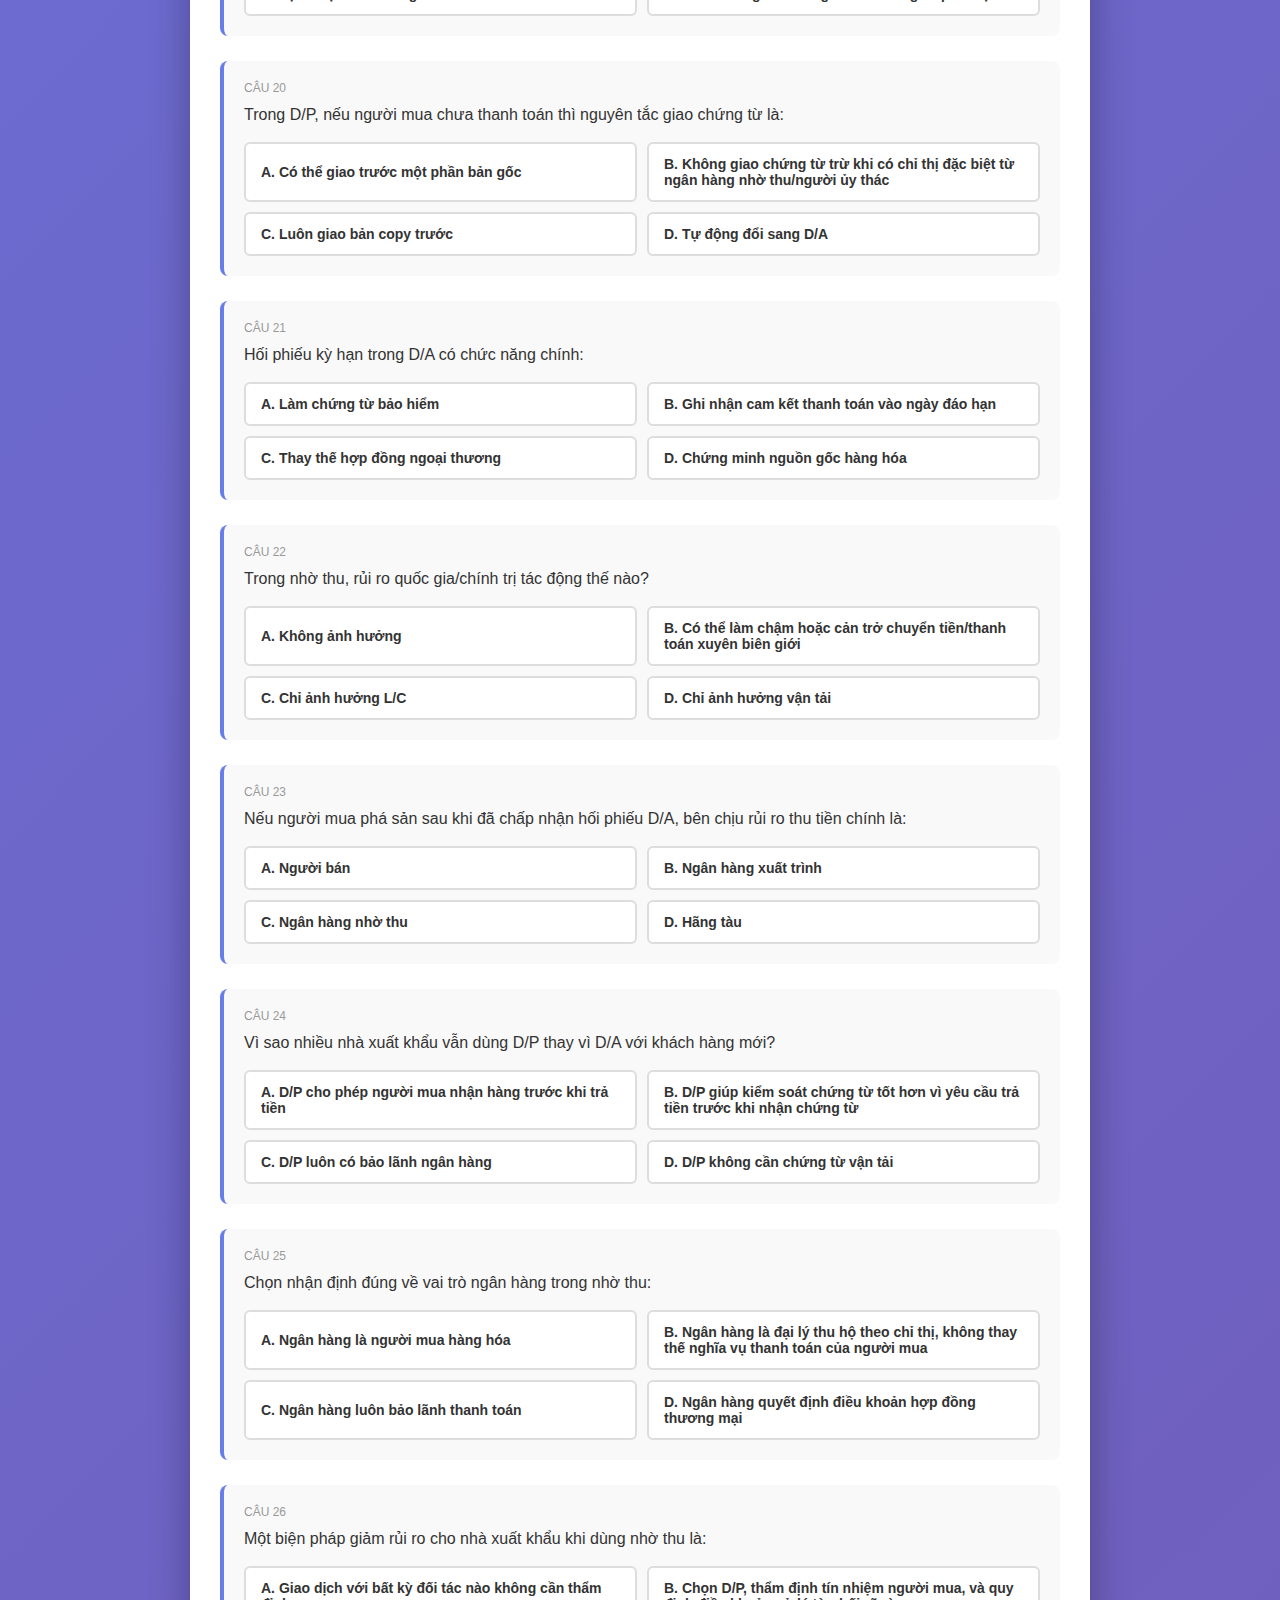
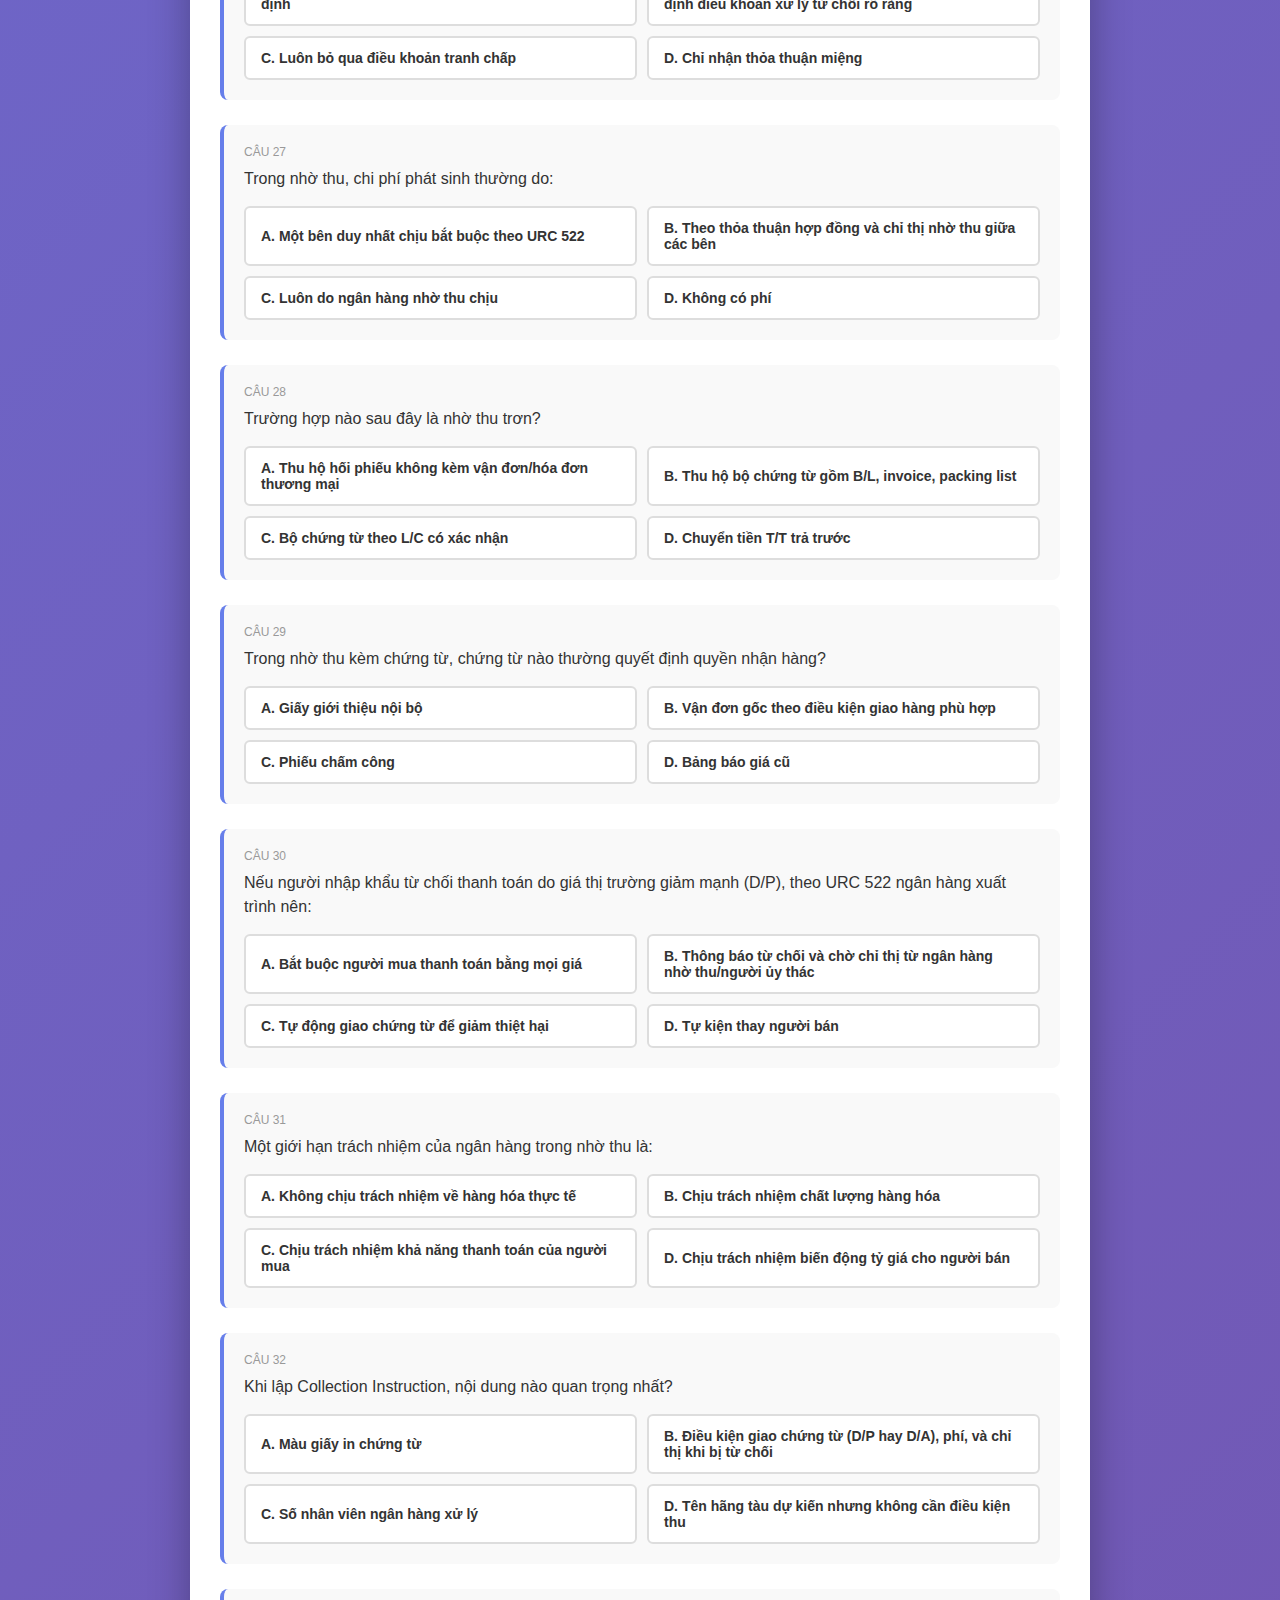
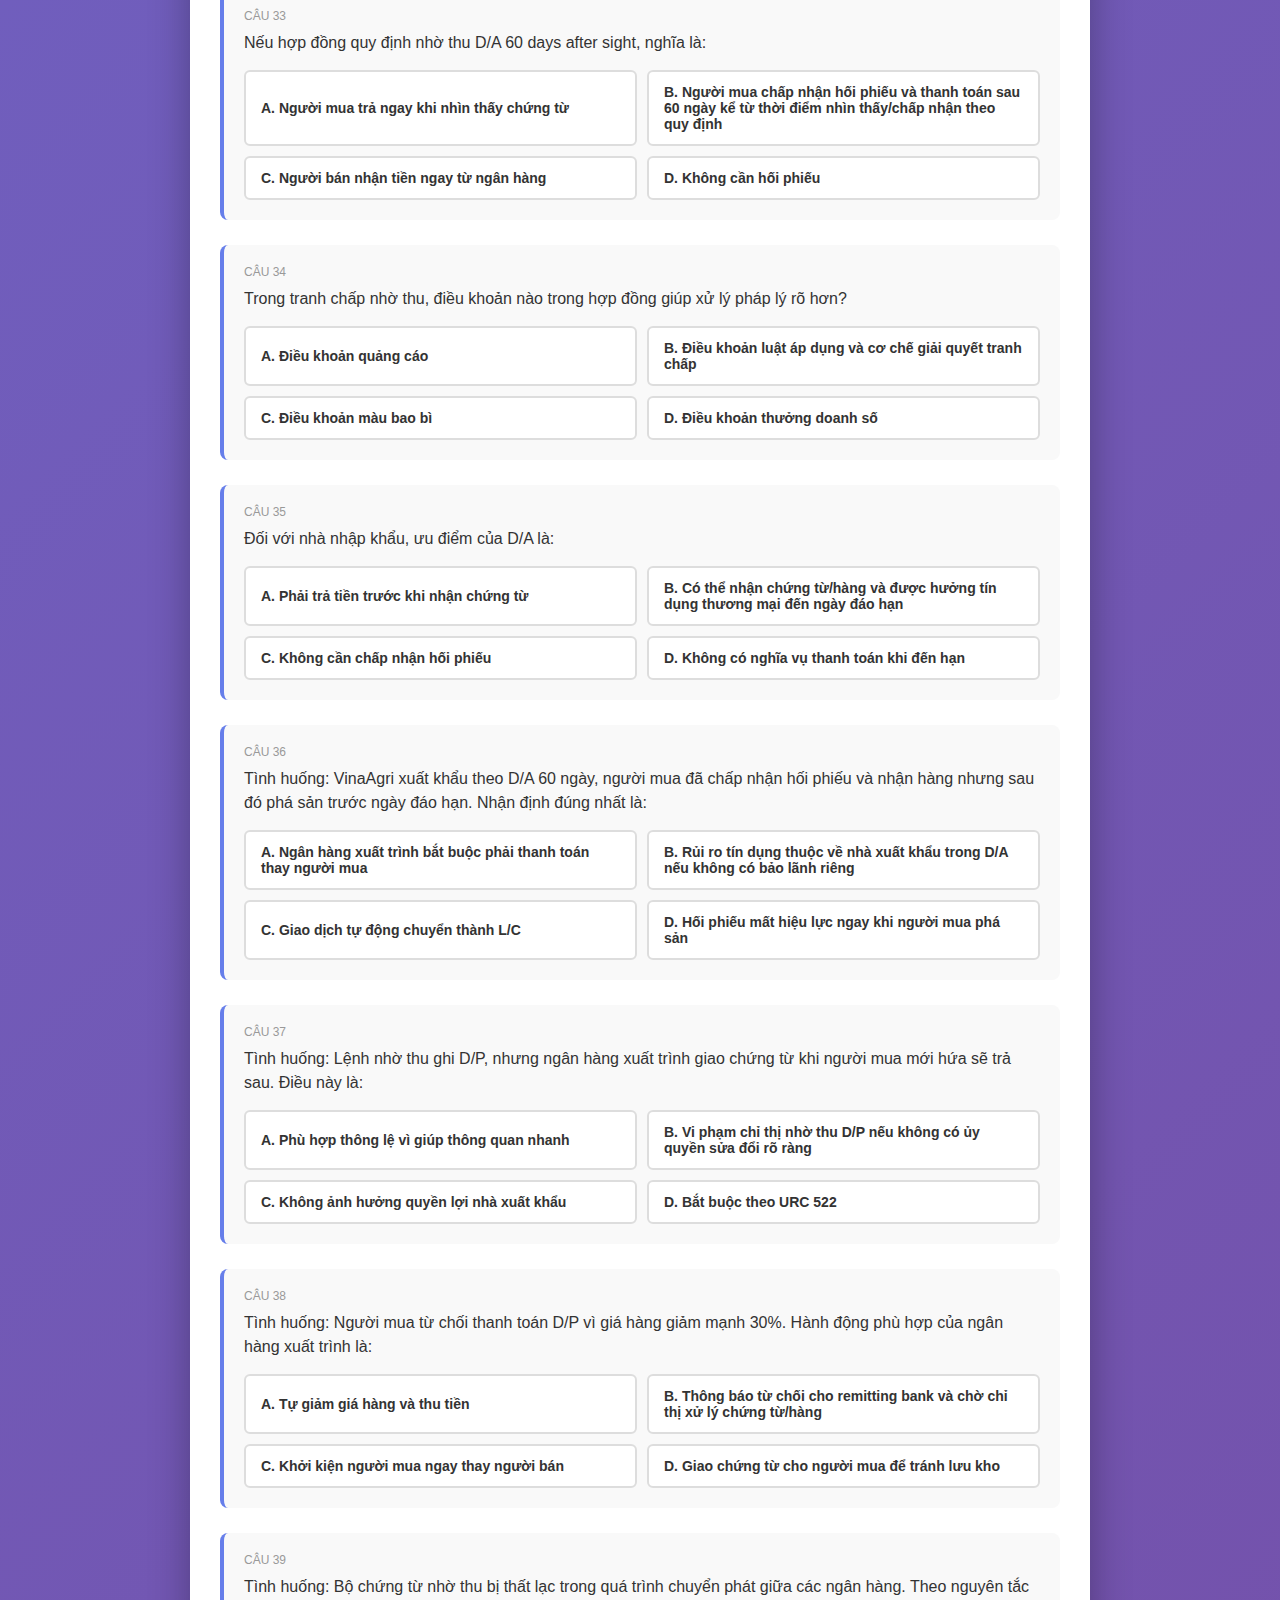
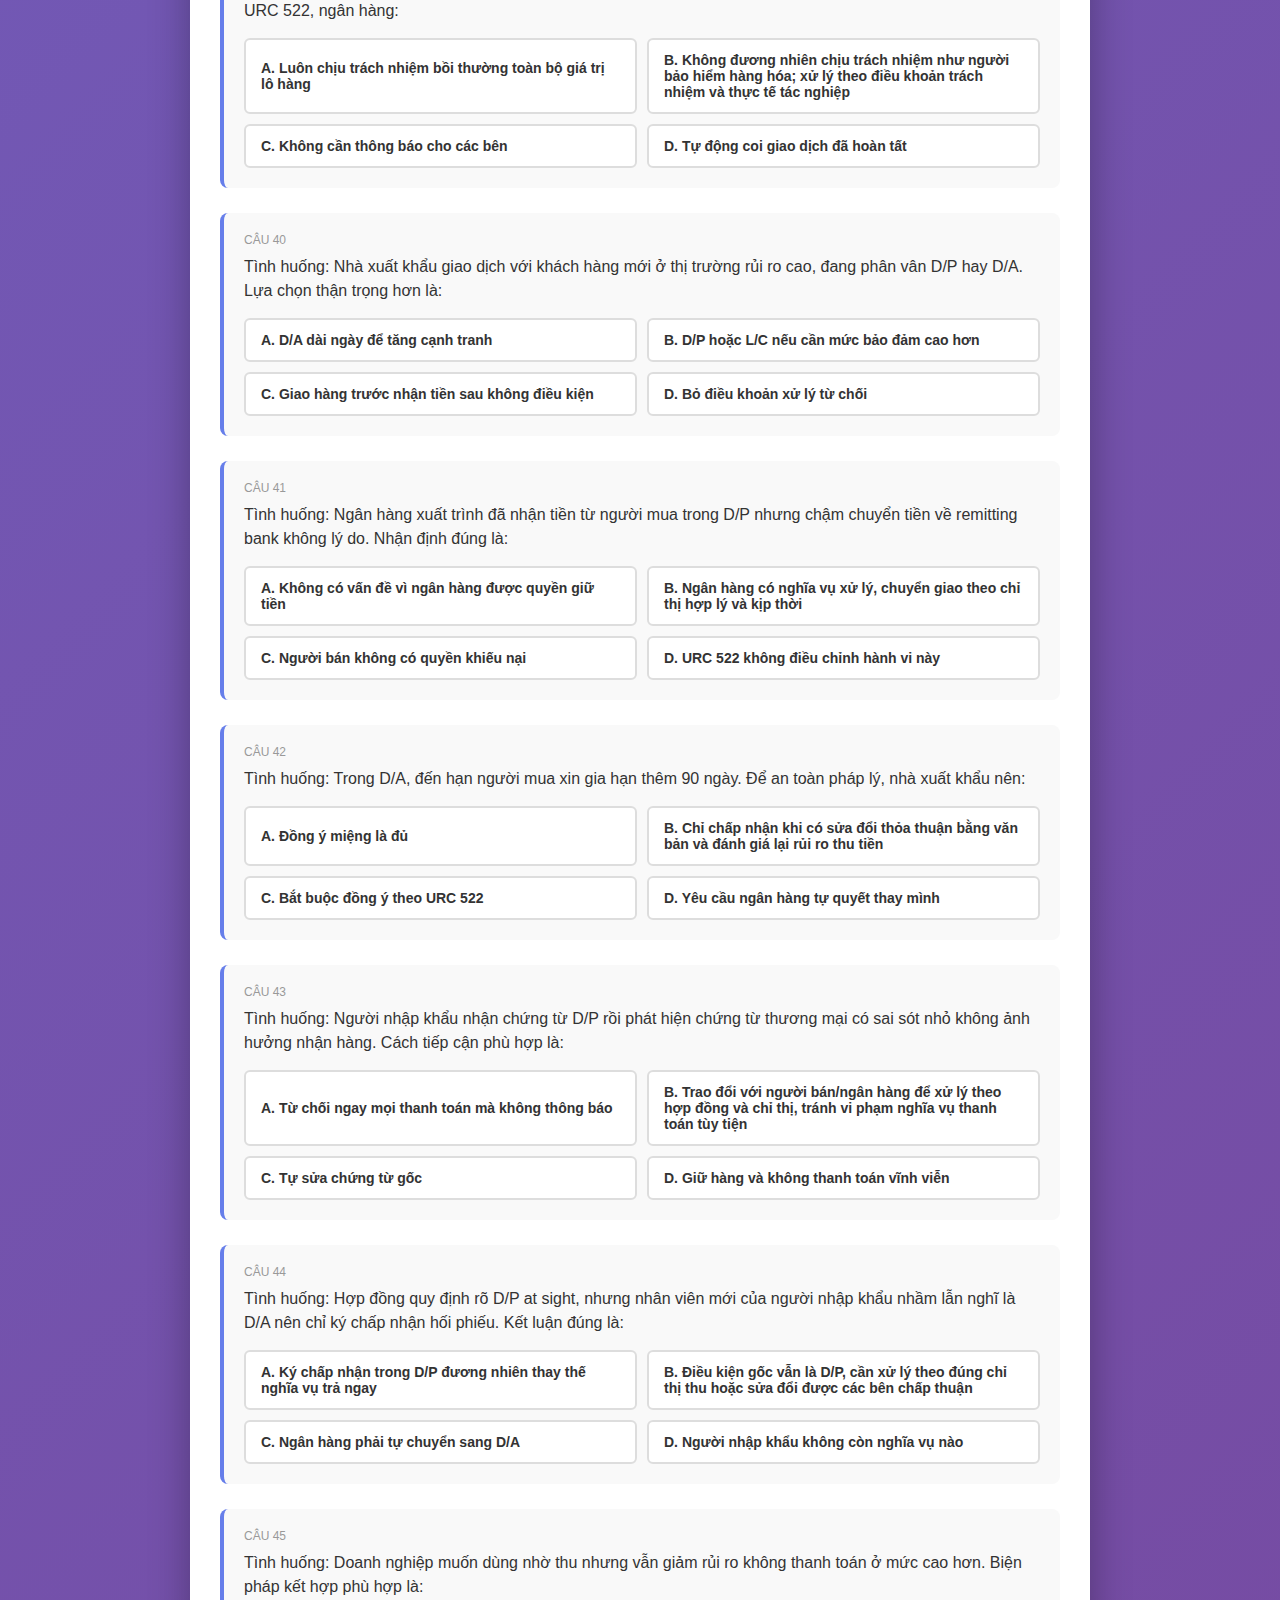
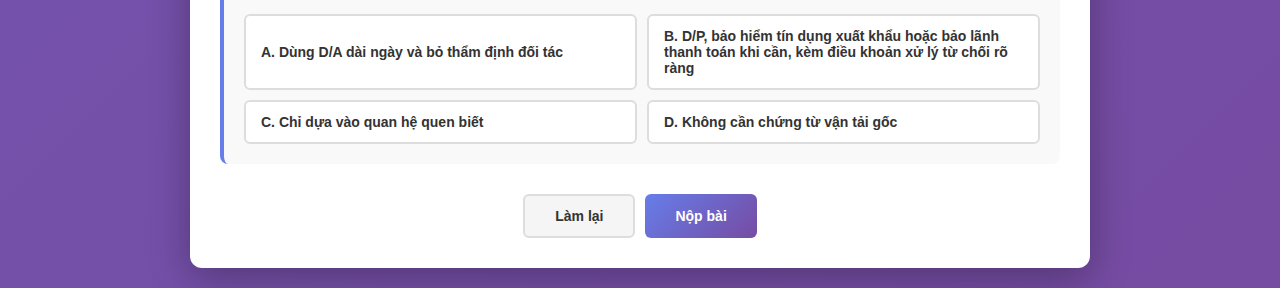
<file: chuong-5.html>
<!DOCTYPE html>
<html lang="vi">
<head>
    <meta charset="UTF-8">
    <meta name="viewport" content="width=device-width, initial-scale=1.0">
    <title>Chương 5 - 45 câu trắc nghiệm thanh toán quốc tế</title>
    <style>
        * {
            margin: 0;
            padding: 0;
            box-sizing: border-box;
        }

        body {
            font-family: 'Segoe UI', Tahoma, Geneva, Verdana, sans-serif;
            background: linear-gradient(135deg, #667eea 0%, #764ba2 100%);
            min-height: 100vh;
            padding: 20px;
        }

        .container {
            max-width: 900px;
            margin: 0 auto;
            background: white;
            border-radius: 12px;
            box-shadow: 0 10px 40px rgba(0, 0, 0, 0.3);
            overflow: hidden;
        }

        .header {
            background: linear-gradient(135deg, #667eea 0%, #764ba2 100%);
            color: white;
            padding: 30px;
            text-align: center;
        }

        .header h1 {
            font-size: 28px;
            margin-bottom: 10px;
        }

        .header p {
            font-size: 14px;
            opacity: 0.9;
        }

        .main-menu {
            background: #f5f7ff;
            border-bottom: 1px solid #dfe4ff;
            padding: 14px 20px;
            display: flex;
            flex-wrap: wrap;
            gap: 10px;
        }

        .menu-link {
            text-decoration: none;
            color: #3f51b5;
            background: white;
            border: 1px solid #cdd7ff;
            border-radius: 999px;
            padding: 8px 14px;
            font-size: 14px;
            font-weight: 600;
            transition: all 0.2s ease;
        }

        .menu-link:hover {
            background: #e8edff;
            border-color: #9fb2ff;
        }

        .menu-link.active {
            background: linear-gradient(135deg, #667eea 0%, #764ba2 100%);
            color: white;
            border-color: transparent;
        }

        .content {
            padding: 30px;
        }

        .quiz-info {
            display: flex;
            justify-content: space-between;
            margin-bottom: 30px;
            padding: 20px;
            background: #f5f5f5;
            border-radius: 8px;
            flex-wrap: wrap;
            gap: 15px;
        }

        .info-item {
            display: flex;
            flex-direction: column;
        }

        .info-label {
            font-size: 12px;
            color: #666;
            text-transform: uppercase;
            margin-bottom: 5px;
        }

        .info-value {
            font-size: 20px;
            font-weight: bold;
            color: #333;
        }

        .progress-bar {
            width: 100%;
            height: 8px;
            background: #e0e0e0;
            border-radius: 4px;
            overflow: hidden;
            margin-bottom: 30px;
        }

        .progress-fill {
            height: 100%;
            background: linear-gradient(90deg, #667eea, #764ba2);
            width: 0%;
            transition: width 0.3s ease;
        }

        .question-item {
            margin-bottom: 25px;
            padding: 20px;
            background: #f9f9f9;
            border-radius: 8px;
            border-left: 4px solid #667eea;
            transition: all 0.3s ease;
        }

        .question-item.answered {
            border-left-color: #4caf50;
        }

        .question-item.answered.incorrect {
            border-left-color: #f44336;
        }

        .question-number {
            font-size: 12px;
            color: #999;
            margin-bottom: 8px;
            text-transform: uppercase;
        }

        .question-text {
            font-size: 16px;
            color: #333;
            margin-bottom: 15px;
            line-height: 1.5;
            font-weight: 500;
        }

        .options-container {
            display: grid;
            grid-template-columns: 1fr 1fr;
            gap: 10px;
        }

        .option-btn {
            padding: 12px 15px;
            border: 2px solid #ddd;
            background: white;
            color: #333;
            font-size: 14px;
            font-weight: 600;
            border-radius: 6px;
            cursor: pointer;
            transition: all 0.3s ease;
            text-align: left;
        }

        .option-btn:hover:not(:disabled) {
            border-color: #667eea;
            background: #f0f4ff;
        }

        .option-btn.selected {
            background: #667eea;
            color: white;
            border-color: #667eea;
        }

        .option-btn.correct {
            background: #4caf50;
            color: white;
            border-color: #4caf50;
        }

        .option-btn.incorrect {
            background: #f44336;
            color: white;
            border-color: #f44336;
        }

        .feedback {
            margin-top: 10px;
            padding: 10px 15px;
            border-radius: 4px;
            font-size: 13px;
            display: none;
        }

        .feedback.show {
            display: block;
        }

        .feedback.correct {
            background: #e8f5e9;
            color: #2e7d32;
        }

        .feedback.incorrect {
            background: #ffebee;
            color: #c62828;
        }

        .buttons-container {
            display: flex;
            gap: 10px;
            justify-content: center;
            margin-top: 30px;
            flex-wrap: wrap;
        }

        .btn {
            padding: 12px 30px;
            font-size: 14px;
            font-weight: 600;
            border: none;
            border-radius: 6px;
            cursor: pointer;
            transition: all 0.3s ease;
        }

        .btn:disabled {
            opacity: 0.5;
            cursor: not-allowed;
        }

        .btn-primary {
            background: linear-gradient(135deg, #667eea 0%, #764ba2 100%);
            color: white;
        }

        .btn-secondary {
            background: #f5f5f5;
            color: #333;
            border: 2px solid #ddd;
        }

        .results-container {
            display: none;
            text-align: center;
            padding: 40px 20px;
        }

        .results-container.show {
            display: block;
        }

        .score-circle {
            width: 150px;
            height: 150px;
            border-radius: 50%;
            display: flex;
            align-items: center;
            justify-content: center;
            margin: 0 auto 20px;
            font-size: 48px;
            font-weight: bold;
            color: white;
        }

        .score-circle.excellent { background: linear-gradient(135deg, #4caf50 0%, #45a049 100%); }
        .score-circle.good { background: linear-gradient(135deg, #2196f3 0%, #1976d2 100%); }
        .score-circle.fair { background: linear-gradient(135deg, #ff9800 0%, #f57c00 100%); }
        .score-circle.poor { background: linear-gradient(135deg, #f44336 0%, #d32f2f 100%); }

        .results-message {
            font-size: 24px;
            font-weight: bold;
            color: #333;
            margin-bottom: 20px;
        }

        .results-details {
            font-size: 16px;
            color: #666;
            margin-bottom: 30px;
        }

        .wrong-answers {
            text-align: left;
            background: #fff7f7;
            border: 1px solid #ffd6d6;
            border-radius: 8px;
            padding: 16px;
            margin-top: 18px;
        }

        .wrong-answers h3 {
            font-size: 18px;
            color: #b71c1c;
            margin-bottom: 12px;
        }

        .wrong-item {
            padding: 10px 0;
            border-bottom: 1px dashed #f0b4b4;
            line-height: 1.5;
            color: #333;
        }

        .wrong-item:last-child {
            border-bottom: none;
        }

        .wrong-item strong {
            color: #c62828;
        }

        @media (max-width: 600px) {
            .header h1 {
                font-size: 21px;
            }

            .content {
                padding: 20px;
            }

            .quiz-info {
                flex-direction: column;
            }

            .options-container {
                grid-template-columns: 1fr;
            }

            .buttons-container {
                flex-direction: column;
            }

            .btn {
                width: 100%;
            }
        }
    </style>
</head>
<body>
    <div class="container">
        <div class="header">
            <h1>Chương 5 - Trắc nghiệm thanh toán quốc tế</h1>
            <p>Bộ 45 câu hỏi A/B/C/D</p>
        </div>

        <nav class="main-menu">
            <a class="menu-link" href="index.html">Trang này</a>
            <a class="menu-link" href="chuong-1.html">Chương 1</a>
            <a class="menu-link" href="chuong-2.html">Chương 2</a>
            <a class="menu-link" href="chuong-3.html">Chương 3</a>
            <a class="menu-link" href="chuong-4.html">Chương 4</a>
            <a class="menu-link active" href="chuong-5.html">Chương 5</a>
            <a class="menu-link" href="chuong-6.html">Chương 6</a>
        </nav>

        <div class="content">
            <div class="quiz-info">
                <div class="info-item">
                    <span class="info-label">Câu hỏi</span>
                    <span class="info-value"><span id="current-question">0</span>/45</span>
                </div>
                <div class="info-item">
                    <span class="info-label">Câu đúng</span>
                    <span class="info-value" style="color: #4caf50;" id="correct-count">0</span>
                </div>
                <div class="info-item">
                    <span class="info-label">Câu sai</span>
                    <span class="info-value" style="color: #f44336;" id="incorrect-count">0</span>
                </div>
                <div class="info-item">
                    <span class="info-label">Tỷ lệ</span>
                    <span class="info-value" id="percentage">0%</span>
                </div>
            </div>

            <div class="progress-bar">
                <div class="progress-fill" id="progress-fill"></div>
            </div>

            <div id="quiz-container"></div>

            <div id="results-container" class="results-container">
                <div class="score-circle" id="score-circle">0/45</div>
                <div class="results-message" id="results-message"></div>
                <div class="results-details" id="results-details"></div>
                <div class="wrong-answers" id="wrong-answers" style="display: none;"></div>
            </div>

            <div class="buttons-container">
                <button class="btn btn-secondary" id="btn-reset" onclick="resetQuiz()">Làm lại</button>
                <button class="btn btn-primary" id="btn-submit" onclick="submitQuiz()">Nộp bài</button>
            </div>
        </div>
    </div>

    <script>
        const quizData = [
            { question: 'Phương thức nhờ thu (Collection) trong thương mại quốc tế là:', options: ['Ngân hàng cam kết thanh toán vô điều kiện như L/C', 'Người bán ủy thác ngân hàng thu hộ tiền từ người mua dựa trên bộ chứng từ và chỉ thị nhờ thu', 'Người mua chuyển tiền trực tiếp không qua ngân hàng', 'Chỉ áp dụng cho giao dịch nội địa'], answer: 1 },
            { question: 'Quy tắc quốc tế điều chỉnh nghiệp vụ nhờ thu hiện hành là:', options: ['UCP 600', 'URC 522', 'Incoterms 2020', 'ISBP 745'], answer: 1 },
            { question: 'Trong nhờ thu chứng từ, D/P là viết tắt của:', options: ['Documents against Payment', 'Documents against Protest', 'Delivery against Payment advice', 'Demand for Payment'], answer: 0 },
            { question: 'Trong nhờ thu chứng từ, D/A là viết tắt của:', options: ['Documents against Advice', 'Documents against Acceptance', 'Delivery against Acceptance note', 'Draft against Approval'], answer: 1 },
            { question: 'Điểm khác biệt cốt lõi giữa D/P và D/A là:', options: ['D/P giao chứng từ khi người mua ký chấp nhận hối phiếu, D/A giao khi trả tiền ngay', 'D/P giao chứng từ khi trả tiền, D/A giao chứng từ khi chấp nhận hối phiếu kỳ hạn', 'Cả hai đều yêu cầu trả tiền ngay', 'Cả hai đều do ngân hàng bảo lãnh thanh toán'], answer: 1 },
            { question: 'Trong quy trình nhờ thu, Remitting Bank là:', options: ['Ngân hàng của người bán nhận ủy thác và gửi bộ chứng từ đi nhờ thu', 'Ngân hàng của người mua trả tiền cho mọi trường hợp', 'Ngân hàng trung ương', 'Ngân hàng phát hành L/C'], answer: 0 },
            { question: 'Presenting/Collecting Bank là ngân hàng:', options: ['Nhận chứng từ từ remitting bank để xuất trình cho người trả tiền', 'Phát hành vận đơn', 'Bảo hiểm hàng hóa', 'Giám định chất lượng'], answer: 0 },
            { question: 'Trong URC 522, ngân hàng xử lý chứng từ theo nguyên tắc:', options: ['Chịu trách nhiệm pháp lý về nội dung thực của hàng hóa', 'Hành động theo chỉ thị nhờ thu và không bảo đảm thanh toán trừ khi có cam kết riêng', 'Luôn phải ứng trước tiền cho người bán', 'Bắt buộc kiểm tra chất lượng hàng trước khi giao chứng từ'], answer: 1 },
            { question: 'Trách nhiệm cốt lõi của ngân hàng xuất trình theo URC 522 là:', options: ['Bảo đảm người mua sẽ thanh toán đúng hạn', 'Kiểm tra hàng thực tế so với hợp đồng', 'Xuất trình chứng từ theo đúng chỉ thị nhờ thu và thông báo kết quả kịp thời', 'Tự thay đổi điều kiện D/P thành D/A khi cần'], answer: 2 },
            { question: 'Trong nhờ thu, drawee thường là:', options: ['Người xuất khẩu', 'Người nhập khẩu/người trả tiền', 'Ngân hàng remitting', 'Hãng tàu'], answer: 1 },
            { question: 'Trong nhờ thu, drawer thường là:', options: ['Người mua', 'Người bán ký phát hối phiếu', 'Ngân hàng trung gian', 'Công ty bảo hiểm'], answer: 1 },
            { question: 'Nhờ thu trơn (Clean Collection) là nhờ thu:', options: ['Kèm chứng từ thương mại đầy đủ', 'Chỉ nhờ thu chứng từ tài chính, không kèm chứng từ thương mại', 'Chỉ áp dụng cho L/C', 'Không dùng hối phiếu'], answer: 1 },
            { question: 'Nhờ thu kèm chứng từ (Documentary Collection) thường bao gồm:', options: ['Chỉ email xác nhận đơn hàng', 'Chứng từ tài chính có thể kèm chứng từ thương mại', 'Chỉ chứng từ bảo hiểm', 'Chỉ giấy kiểm dịch'], answer: 1 },
            { question: 'Ưu điểm thường thấy của nhờ thu so với L/C là:', options: ['Chi phí thường thấp hơn và quy trình ít phức tạp hơn', 'Mức bảo đảm thanh toán luôn cao hơn L/C', 'Không cần chứng từ', 'Không có rủi ro cho người bán'], answer: 0 },
            { question: 'Nhược điểm chính của D/A đối với nhà xuất khẩu là:', options: ['Phí ngân hàng quá cao bắt buộc', 'Người mua có thể nhận chứng từ/hàng trước nhưng đến hạn không thanh toán', 'Không thể dùng hối phiếu kỳ hạn', 'Luôn bị hải quan giữ hàng'], answer: 1 },
            { question: 'Với D/P, người nhập khẩu nhận chứng từ khi nào?', options: ['Sau khi ký chấp nhận hối phiếu kỳ hạn', 'Sau khi thanh toán theo điều kiện nhờ thu', 'Ngay khi chứng từ đến ngân hàng xuất trình', 'Sau khi người bán gửi email đồng ý'], answer: 1 },
            { question: 'Với D/A, người nhập khẩu nhận chứng từ khi nào?', options: ['Chỉ sau khi trả tiền ngay', 'Sau khi chấp nhận hối phiếu kỳ hạn', 'Sau khi ngân hàng bảo lãnh', 'Sau khi có xác nhận hải quan'], answer: 1 },
            { question: 'Trong URC 522, ngân hàng có trách nhiệm pháp lý về hình thức, đủ bản, hiệu lực chứng từ như thế nào?', options: ['Chịu trách nhiệm toàn bộ', 'Không chịu trách nhiệm về hình thức, tính xác thực hay hiệu lực pháp lý của chứng từ', 'Chịu trách nhiệm khi người mua yêu cầu', 'Chỉ chịu trách nhiệm với vận đơn'], answer: 1 },
            { question: 'Nếu người mua từ chối thanh toán D/P, ngân hàng xuất trình nên:', options: ['Tự bán hàng để thu nợ', 'Thông báo từ chối kịp thời cho ngân hàng nhờ thu và chờ chỉ thị tiếp', 'Tự trả lại tiền cho người bán', 'Giao chứng từ cho người mua để giữ quan hệ'], answer: 1 },
            { question: 'Trong D/P, nếu người mua chưa thanh toán thì nguyên tắc giao chứng từ là:', options: ['Có thể giao trước một phần bản gốc', 'Không giao chứng từ trừ khi có chỉ thị đặc biệt từ ngân hàng nhờ thu/người ủy thác', 'Luôn giao bản copy trước', 'Tự động đổi sang D/A'], answer: 1 },
            { question: 'Hối phiếu kỳ hạn trong D/A có chức năng chính:', options: ['Làm chứng từ bảo hiểm', 'Ghi nhận cam kết thanh toán vào ngày đáo hạn', 'Thay thế hợp đồng ngoại thương', 'Chứng minh nguồn gốc hàng hóa'], answer: 1 },
            { question: 'Trong nhờ thu, rủi ro quốc gia/chính trị tác động thế nào?', options: ['Không ảnh hưởng', 'Có thể làm chậm hoặc cản trở chuyển tiền/thanh toán xuyên biên giới', 'Chỉ ảnh hưởng L/C', 'Chỉ ảnh hưởng vận tải'], answer: 1 },
            { question: 'Nếu người mua phá sản sau khi đã chấp nhận hối phiếu D/A, bên chịu rủi ro thu tiền chính là:', options: ['Người bán', 'Ngân hàng xuất trình', 'Ngân hàng nhờ thu', 'Hãng tàu'], answer: 0 },
            { question: 'Vì sao nhiều nhà xuất khẩu vẫn dùng D/P thay vì D/A với khách hàng mới?', options: ['D/P cho phép người mua nhận hàng trước khi trả tiền', 'D/P giúp kiểm soát chứng từ tốt hơn vì yêu cầu trả tiền trước khi nhận chứng từ', 'D/P luôn có bảo lãnh ngân hàng', 'D/P không cần chứng từ vận tải'], answer: 1 },
            { question: 'Chọn nhận định đúng về vai trò ngân hàng trong nhờ thu:', options: ['Ngân hàng là người mua hàng hóa', 'Ngân hàng là đại lý thu hộ theo chỉ thị, không thay thế nghĩa vụ thanh toán của người mua', 'Ngân hàng luôn bảo lãnh thanh toán', 'Ngân hàng quyết định điều khoản hợp đồng thương mại'], answer: 1 },
            { question: 'Một biện pháp giảm rủi ro cho nhà xuất khẩu khi dùng nhờ thu là:', options: ['Giao dịch với bất kỳ đối tác nào không cần thẩm định', 'Chọn D/P, thẩm định tín nhiệm người mua, và quy định điều khoản xử lý từ chối rõ ràng', 'Luôn bỏ qua điều khoản tranh chấp', 'Chỉ nhận thỏa thuận miệng'], answer: 1 },
            { question: 'Trong nhờ thu, chi phí phát sinh thường do:', options: ['Một bên duy nhất chịu bắt buộc theo URC 522', 'Theo thỏa thuận hợp đồng và chỉ thị nhờ thu giữa các bên', 'Luôn do ngân hàng nhờ thu chịu', 'Không có phí'], answer: 1 },
            { question: 'Trường hợp nào sau đây là nhờ thu trơn?', options: ['Thu hộ hối phiếu không kèm vận đơn/hóa đơn thương mại', 'Thu hộ bộ chứng từ gồm B/L, invoice, packing list', 'Bộ chứng từ theo L/C có xác nhận', 'Chuyển tiền T/T trả trước'], answer: 0 },
            { question: 'Trong nhờ thu kèm chứng từ, chứng từ nào thường quyết định quyền nhận hàng?', options: ['Giấy giới thiệu nội bộ', 'Vận đơn gốc theo điều kiện giao hàng phù hợp', 'Phiếu chấm công', 'Bảng báo giá cũ'], answer: 1 },
            { question: 'Nếu người nhập khẩu từ chối thanh toán do giá thị trường giảm mạnh (D/P), theo URC 522 ngân hàng xuất trình nên:', options: ['Bắt buộc người mua thanh toán bằng mọi giá', 'Thông báo từ chối và chờ chỉ thị từ ngân hàng nhờ thu/người ủy thác', 'Tự động giao chứng từ để giảm thiệt hại', 'Tự kiện thay người bán'], answer: 1 },
            { question: 'Một giới hạn trách nhiệm của ngân hàng trong nhờ thu là:', options: ['Không chịu trách nhiệm về hàng hóa thực tế', 'Chịu trách nhiệm chất lượng hàng hóa', 'Chịu trách nhiệm khả năng thanh toán của người mua', 'Chịu trách nhiệm biến động tỷ giá cho người bán'], answer: 0 },
            { question: 'Khi lập Collection Instruction, nội dung nào quan trọng nhất?', options: ['Màu giấy in chứng từ', 'Điều kiện giao chứng từ (D/P hay D/A), phí, và chỉ thị khi bị từ chối', 'Số nhân viên ngân hàng xử lý', 'Tên hãng tàu dự kiến nhưng không cần điều kiện thu'], answer: 1 },
            { question: 'Nếu hợp đồng quy định nhờ thu D/A 60 days after sight, nghĩa là:', options: ['Người mua trả ngay khi nhìn thấy chứng từ', 'Người mua chấp nhận hối phiếu và thanh toán sau 60 ngày kể từ thời điểm nhìn thấy/chấp nhận theo quy định', 'Người bán nhận tiền ngay từ ngân hàng', 'Không cần hối phiếu'], answer: 1 },
            { question: 'Trong tranh chấp nhờ thu, điều khoản nào trong hợp đồng giúp xử lý pháp lý rõ hơn?', options: ['Điều khoản quảng cáo', 'Điều khoản luật áp dụng và cơ chế giải quyết tranh chấp', 'Điều khoản màu bao bì', 'Điều khoản thưởng doanh số'], answer: 1 },
            { question: 'Đối với nhà nhập khẩu, ưu điểm của D/A là:', options: ['Phải trả tiền trước khi nhận chứng từ', 'Có thể nhận chứng từ/hàng và được hưởng tín dụng thương mại đến ngày đáo hạn', 'Không cần chấp nhận hối phiếu', 'Không có nghĩa vụ thanh toán khi đến hạn'], answer: 1 },
            { question: 'Tình huống: VinaAgri xuất khẩu theo D/A 60 ngày, người mua đã chấp nhận hối phiếu và nhận hàng nhưng sau đó phá sản trước ngày đáo hạn. Nhận định đúng nhất là:', options: ['Ngân hàng xuất trình bắt buộc phải thanh toán thay người mua', 'Rủi ro tín dụng thuộc về nhà xuất khẩu trong D/A nếu không có bảo lãnh riêng', 'Giao dịch tự động chuyển thành L/C', 'Hối phiếu mất hiệu lực ngay khi người mua phá sản'], answer: 1 },
            { question: 'Tình huống: Lệnh nhờ thu ghi D/P, nhưng ngân hàng xuất trình giao chứng từ khi người mua mới hứa sẽ trả sau. Điều này là:', options: ['Phù hợp thông lệ vì giúp thông quan nhanh', 'Vi phạm chỉ thị nhờ thu D/P nếu không có ủy quyền sửa đổi rõ ràng', 'Không ảnh hưởng quyền lợi nhà xuất khẩu', 'Bắt buộc theo URC 522'], answer: 1 },
            { question: 'Tình huống: Người mua từ chối thanh toán D/P vì giá hàng giảm mạnh 30%. Hành động phù hợp của ngân hàng xuất trình là:', options: ['Tự giảm giá hàng và thu tiền', 'Thông báo từ chối cho remitting bank và chờ chỉ thị xử lý chứng từ/hàng', 'Khởi kiện người mua ngay thay người bán', 'Giao chứng từ cho người mua để tránh lưu kho'], answer: 1 },
            { question: 'Tình huống: Bộ chứng từ nhờ thu bị thất lạc trong quá trình chuyển phát giữa các ngân hàng. Theo nguyên tắc URC 522, ngân hàng:', options: ['Luôn chịu trách nhiệm bồi thường toàn bộ giá trị lô hàng', 'Không đương nhiên chịu trách nhiệm như người bảo hiểm hàng hóa; xử lý theo điều khoản trách nhiệm và thực tế tác nghiệp', 'Không cần thông báo cho các bên', 'Tự động coi giao dịch đã hoàn tất'], answer: 1 },
            { question: 'Tình huống: Nhà xuất khẩu giao dịch với khách hàng mới ở thị trường rủi ro cao, đang phân vân D/P hay D/A. Lựa chọn thận trọng hơn là:', options: ['D/A dài ngày để tăng cạnh tranh', 'D/P hoặc L/C nếu cần mức bảo đảm cao hơn', 'Giao hàng trước nhận tiền sau không điều kiện', 'Bỏ điều khoản xử lý từ chối'], answer: 1 },
            { question: 'Tình huống: Ngân hàng xuất trình đã nhận tiền từ người mua trong D/P nhưng chậm chuyển tiền về remitting bank không lý do. Nhận định đúng là:', options: ['Không có vấn đề vì ngân hàng được quyền giữ tiền', 'Ngân hàng có nghĩa vụ xử lý, chuyển giao theo chỉ thị hợp lý và kịp thời', 'Người bán không có quyền khiếu nại', 'URC 522 không điều chỉnh hành vi này'], answer: 1 },
            { question: 'Tình huống: Trong D/A, đến hạn người mua xin gia hạn thêm 90 ngày. Để an toàn pháp lý, nhà xuất khẩu nên:', options: ['Đồng ý miệng là đủ', 'Chỉ chấp nhận khi có sửa đổi thỏa thuận bằng văn bản và đánh giá lại rủi ro thu tiền', 'Bắt buộc đồng ý theo URC 522', 'Yêu cầu ngân hàng tự quyết thay mình'], answer: 1 },
            { question: 'Tình huống: Người nhập khẩu nhận chứng từ D/P rồi phát hiện chứng từ thương mại có sai sót nhỏ không ảnh hưởng nhận hàng. Cách tiếp cận phù hợp là:', options: ['Từ chối ngay mọi thanh toán mà không thông báo', 'Trao đổi với người bán/ngân hàng để xử lý theo hợp đồng và chỉ thị, tránh vi phạm nghĩa vụ thanh toán tùy tiện', 'Tự sửa chứng từ gốc', 'Giữ hàng và không thanh toán vĩnh viễn'], answer: 1 },
            { question: 'Tình huống: Hợp đồng quy định rõ D/P at sight, nhưng nhân viên mới của người nhập khẩu nhầm lẫn nghĩ là D/A nên chỉ ký chấp nhận hối phiếu. Kết luận đúng là:', options: ['Ký chấp nhận trong D/P đương nhiên thay thế nghĩa vụ trả ngay', 'Điều kiện gốc vẫn là D/P, cần xử lý theo đúng chỉ thị thu hoặc sửa đổi được các bên chấp thuận', 'Ngân hàng phải tự chuyển sang D/A', 'Người nhập khẩu không còn nghĩa vụ nào'], answer: 1 },
            { question: 'Tình huống: Doanh nghiệp muốn dùng nhờ thu nhưng vẫn giảm rủi ro không thanh toán ở mức cao hơn. Biện pháp kết hợp phù hợp là:', options: ['Dùng D/A dài ngày và bỏ thẩm định đối tác', 'D/P, bảo hiểm tín dụng xuất khẩu hoặc bảo lãnh thanh toán khi cần, kèm điều khoản xử lý từ chối rõ ràng', 'Chỉ dựa vào quan hệ quen biết', 'Không cần chứng từ vận tải gốc'], answer: 1 }
        ];

        let userAnswers = [];

        function renderQuiz() {
            const container = document.getElementById('quiz-container');
            container.innerHTML = '';

            quizData.forEach((item, index) => {
                const questionDiv = document.createElement('div');
                questionDiv.className = 'question-item';
                questionDiv.id = `question-${index}`;

                const numberDiv = document.createElement('div');
                numberDiv.className = 'question-number';
                numberDiv.textContent = `Câu ${index + 1}`;

                const textDiv = document.createElement('div');
                textDiv.className = 'question-text';
                textDiv.textContent = item.question;

                const optionsDiv = document.createElement('div');
                optionsDiv.className = 'options-container';

                const labels = ['A', 'B', 'C', 'D'];
                item.options.forEach((option, optionIndex) => {
                    const btn = document.createElement('button');
                    btn.className = 'option-btn';
                    btn.textContent = labels[optionIndex] + '. ' + option;
                    btn.onclick = () => selectAnswer(index, optionIndex);
                    btn.id = `option-${index}-${optionIndex}`;
                    optionsDiv.appendChild(btn);
                });

                const feedbackDiv = document.createElement('div');
                feedbackDiv.className = 'feedback';
                feedbackDiv.id = `feedback-${index}`;

                questionDiv.appendChild(numberDiv);
                questionDiv.appendChild(textDiv);
                questionDiv.appendChild(optionsDiv);
                questionDiv.appendChild(feedbackDiv);

                container.appendChild(questionDiv);
            });
        }

        function selectAnswer(questionIndex, optionIndex) {
            userAnswers[questionIndex] = optionIndex;

            ['A', 'B', 'C', 'D'].forEach((_, i) => {
                const btn = document.getElementById(`option-${questionIndex}-${i}`);
                if (btn) {
                    if (i === optionIndex) {
                        btn.classList.add('selected');
                    } else {
                        btn.classList.remove('selected');
                    }
                }
            });

            document.getElementById(`question-${questionIndex}`).classList.add('answered');
            updateProgress();
        }

        function updateProgress() {
            const answered = userAnswers.filter(ans => ans !== undefined).length;
            const total = quizData.length;
            const percent = Math.round((answered / total) * 100);

            document.getElementById('current-question').textContent = answered;
            document.getElementById('progress-fill').style.width = percent + '%';
        }

        function submitQuiz() {
            let correct = 0;
            let incorrect = 0;

            quizData.forEach((item, index) => {
                const feedbackDiv = document.getElementById(`feedback-${index}`);
                const questionItem = document.getElementById(`question-${index}`);
                const labels = ['A', 'B', 'C', 'D'];
                const isCorrect = userAnswers[index] === item.answer;

                if (isCorrect) {
                    correct++;
                    const btn = document.getElementById(`option-${index}-${userAnswers[index]}`);
                    if (btn) btn.classList.add('correct');
                    feedbackDiv.className = 'feedback show correct';
                    feedbackDiv.textContent = 'Chính xác!';
                } else {
                    incorrect++;
                    const userBtn = document.getElementById(`option-${index}-${userAnswers[index]}`);
                    if (userBtn) userBtn.classList.add('incorrect');
                    const correctBtn = document.getElementById(`option-${index}-${item.answer}`);
                    if (correctBtn) correctBtn.classList.add('correct');
                    feedbackDiv.className = 'feedback show incorrect';
                    feedbackDiv.textContent = `Sai! Đáp án đúng là: ${labels[item.answer]}`;
                    questionItem.classList.add('incorrect');
                }
            });

            const percentage = Math.round((correct / quizData.length) * 100);
            document.getElementById('correct-count').textContent = correct;
            document.getElementById('incorrect-count').textContent = incorrect;
            document.getElementById('percentage').textContent = percentage + '%';

            showResults(correct, percentage);
        }

        function showResults(correct, percentage) {
            const resultsContainer = document.getElementById('results-container');
            const scoreCircle = document.getElementById('score-circle');
            const resultsMessage = document.getElementById('results-message');
            const resultsDetails = document.getElementById('results-details');
            const wrongAnswers = document.getElementById('wrong-answers');
            const labels = ['A', 'B', 'C', 'D'];

            scoreCircle.textContent = correct + '/' + quizData.length;

            if (percentage >= 90) {
                scoreCircle.className = 'score-circle excellent';
                resultsMessage.textContent = 'Xuất sắc!';
            } else if (percentage >= 70) {
                scoreCircle.className = 'score-circle good';
                resultsMessage.textContent = 'Tốt lắm!';
            } else if (percentage >= 50) {
                scoreCircle.className = 'score-circle fair';
                resultsMessage.textContent = 'Cần cố gắng thêm!';
            } else {
                scoreCircle.className = 'score-circle poor';
                resultsMessage.textContent = 'Cần ôn luyện thêm!';
            }

            resultsDetails.innerHTML = `<p>Bạn trả lời đúng <strong>${correct}</strong> trên <strong>${quizData.length}</strong> câu (${percentage}%)</p>`;

            const wrongList = [];
            quizData.forEach((item, index) => {
                const userAnswer = userAnswers[index];
                if (userAnswer !== item.answer) {
                    const selected = userAnswer !== undefined
                        ? `${labels[userAnswer]} - ${item.options[userAnswer]}`
                        : 'Chưa chọn';

                    wrongList.push(`
                        <div class="wrong-item">
                            <div><strong>Câu ${index + 1}:</strong> ${item.question}</div>
                            <div>Bạn chọn: <strong>${selected}</strong></div>
                            <div>Đáp án đúng: <strong>${labels[item.answer]}</strong> - ${item.options[item.answer]}</div>
                        </div>
                    `);
                }
            });

            if (wrongList.length > 0) {
                wrongAnswers.style.display = 'block';
                wrongAnswers.innerHTML = `<h3>Các câu sai (${wrongList.length})</h3>${wrongList.join('')}`;
            } else {
                wrongAnswers.style.display = 'none';
                wrongAnswers.innerHTML = '';
            }

            resultsContainer.classList.add('show');
            document.getElementById('quiz-container').style.display = 'none';
        }

        function resetQuiz() {
            userAnswers = [];

            document.getElementById('quiz-container').style.display = 'block';
            document.getElementById('results-container').classList.remove('show');

            document.getElementById('current-question').textContent = '0';
            document.getElementById('correct-count').textContent = '0';
            document.getElementById('incorrect-count').textContent = '0';
            document.getElementById('percentage').textContent = '0%';
            document.getElementById('progress-fill').style.width = '0%';
            document.getElementById('wrong-answers').style.display = 'none';
            document.getElementById('wrong-answers').innerHTML = '';

            renderQuiz();
        }

        window.addEventListener('load', renderQuiz);
    </script>
</body>
</html>
</file>
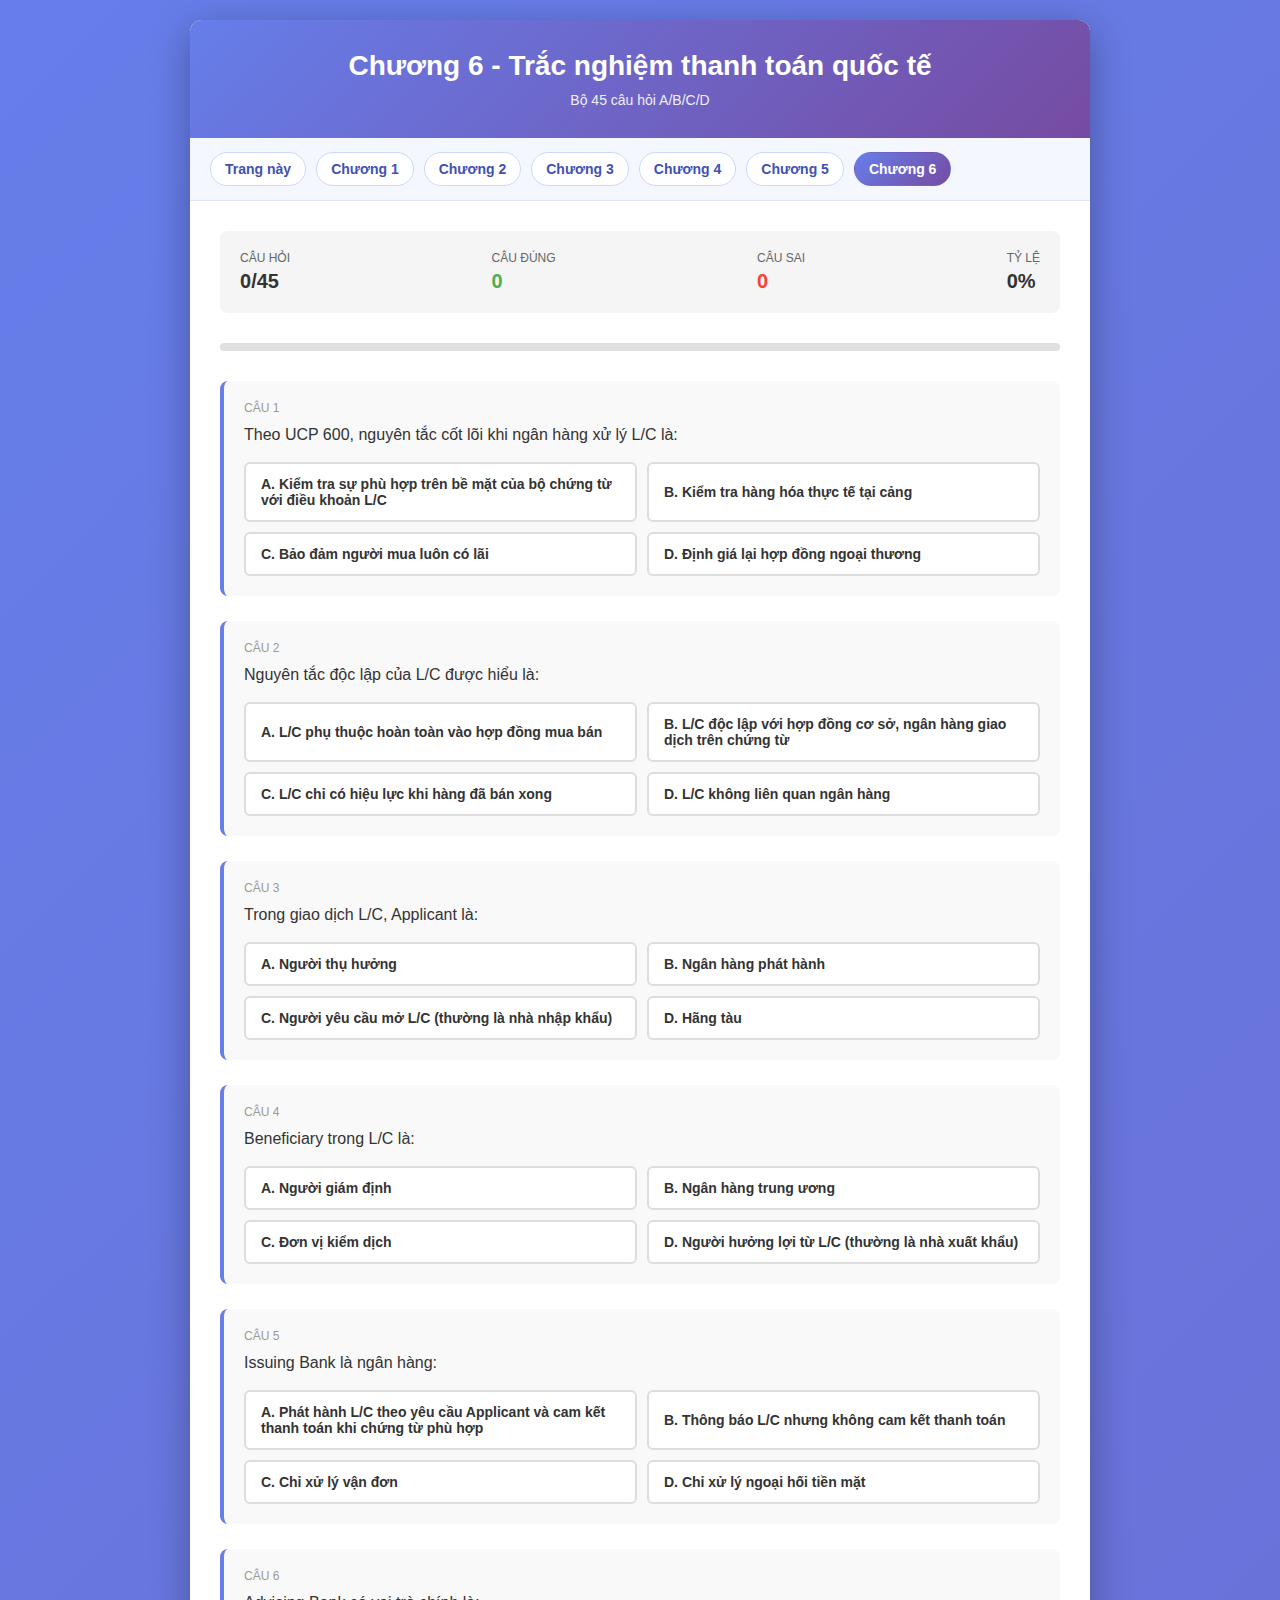
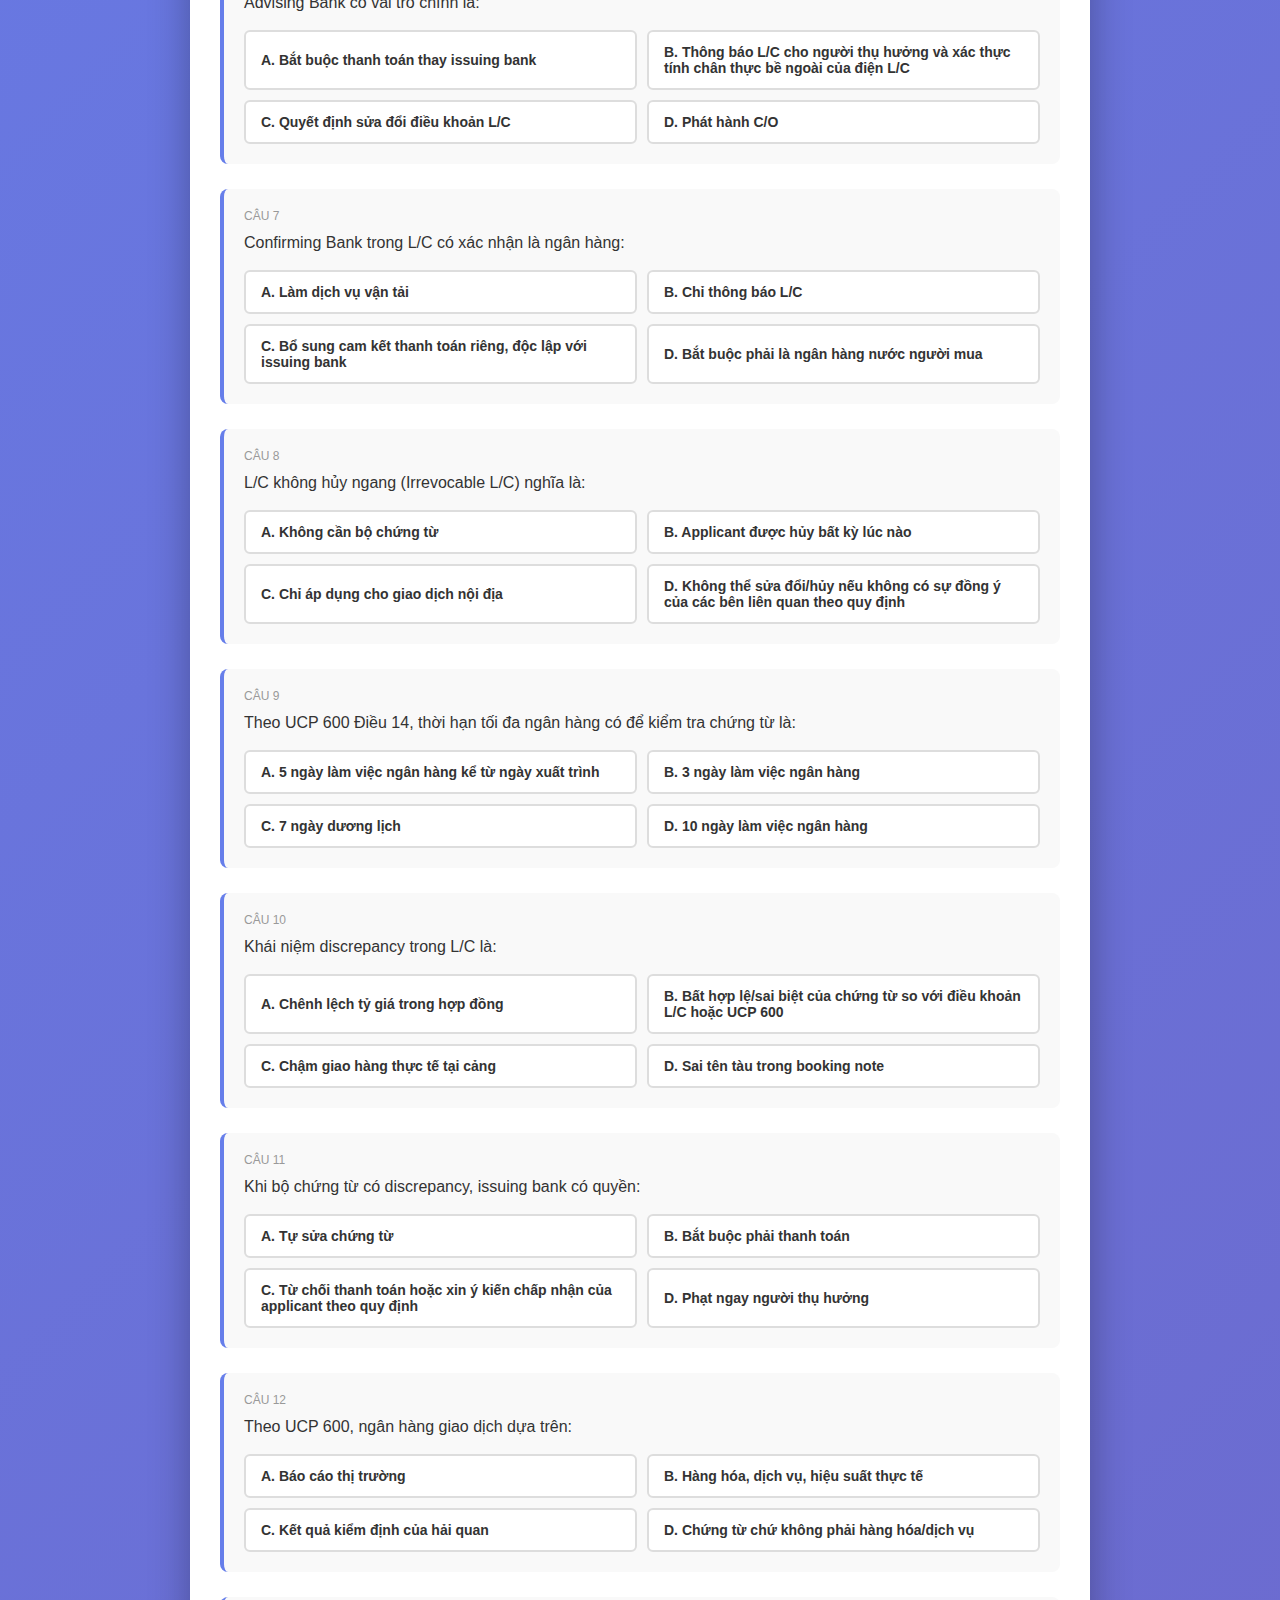
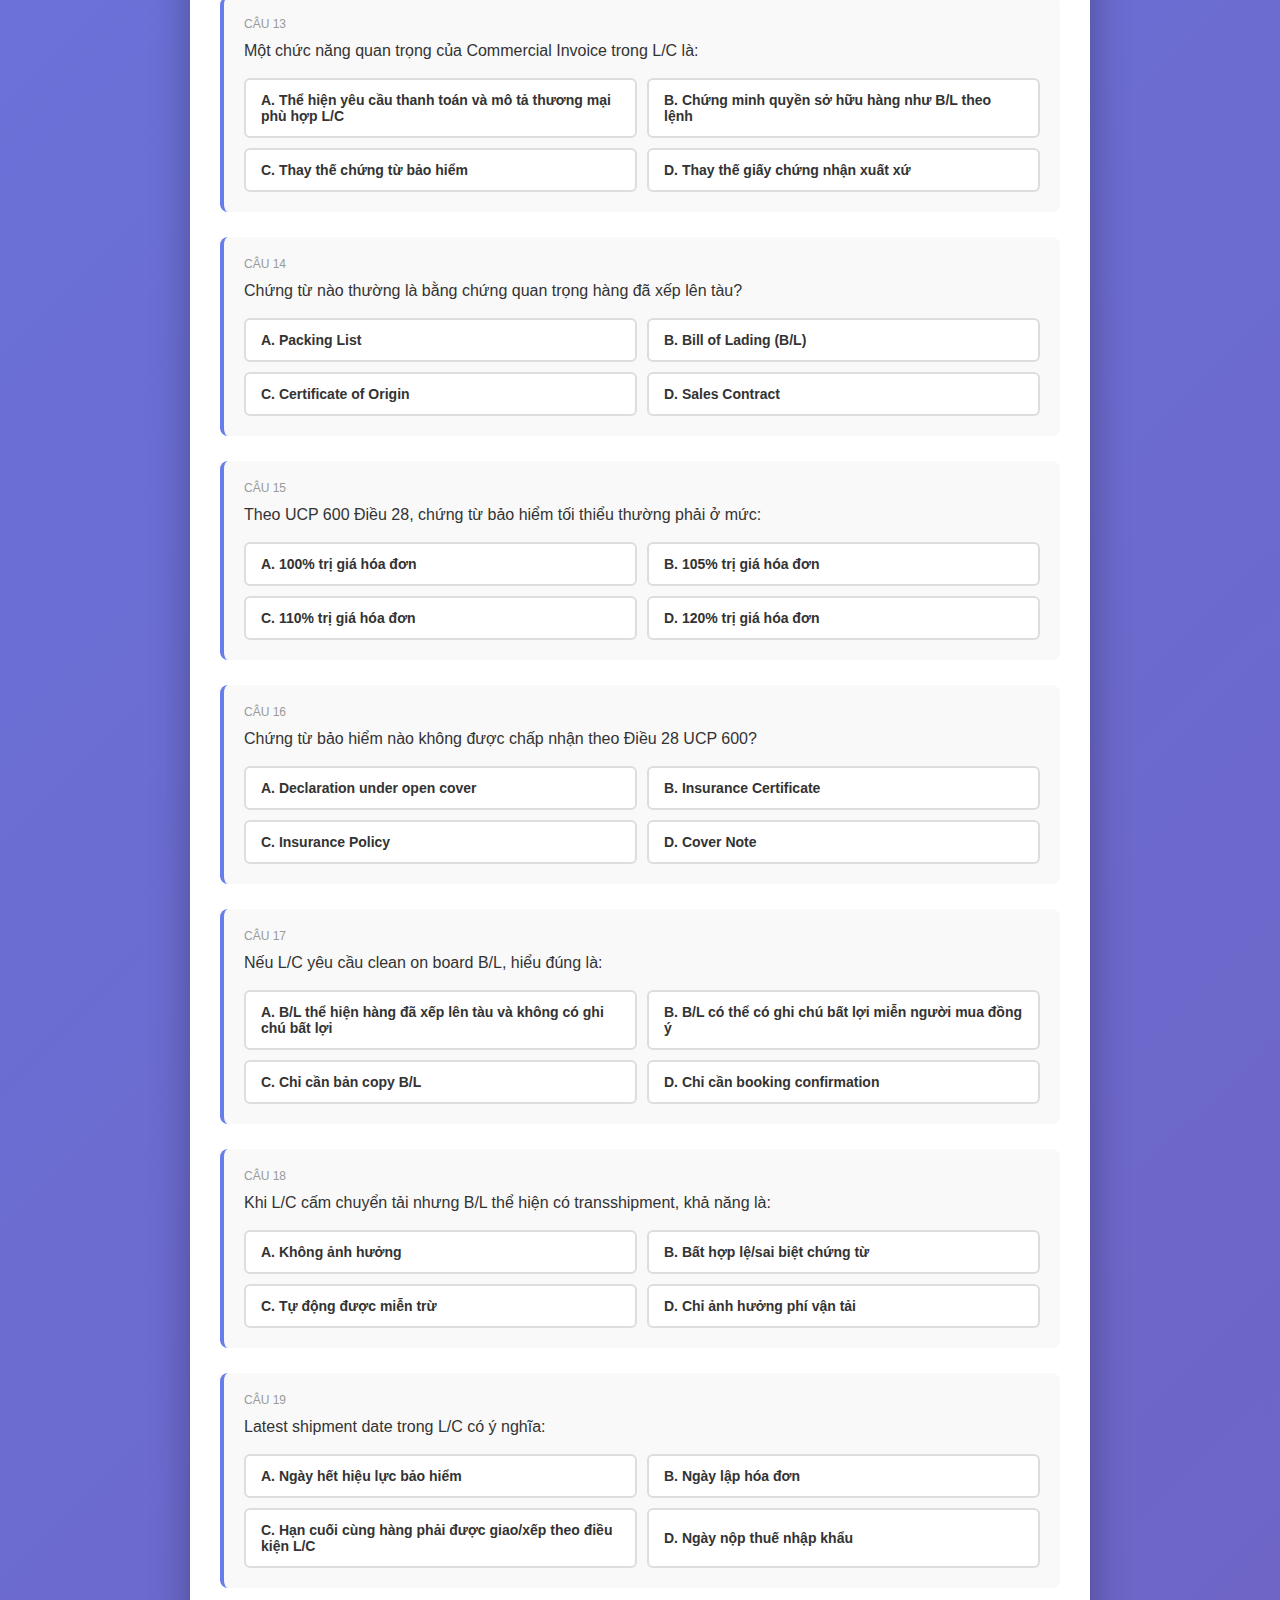
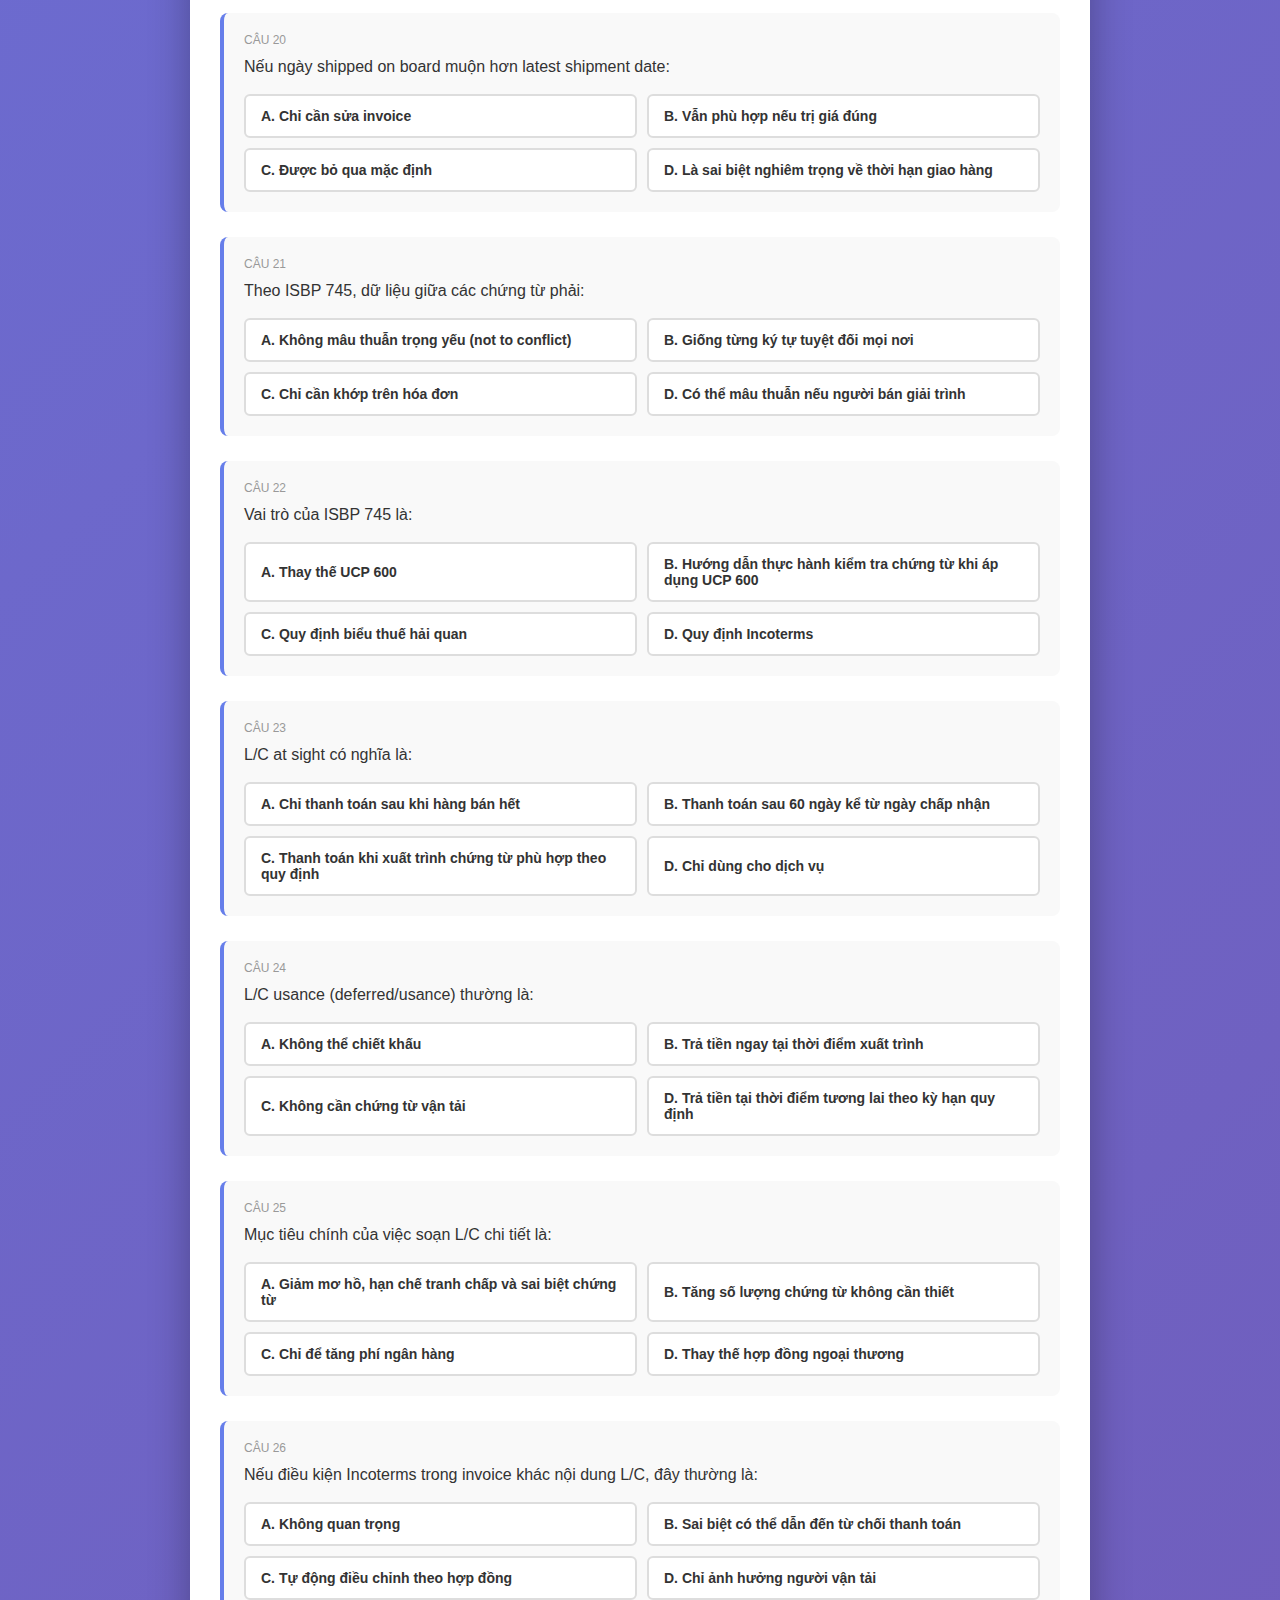
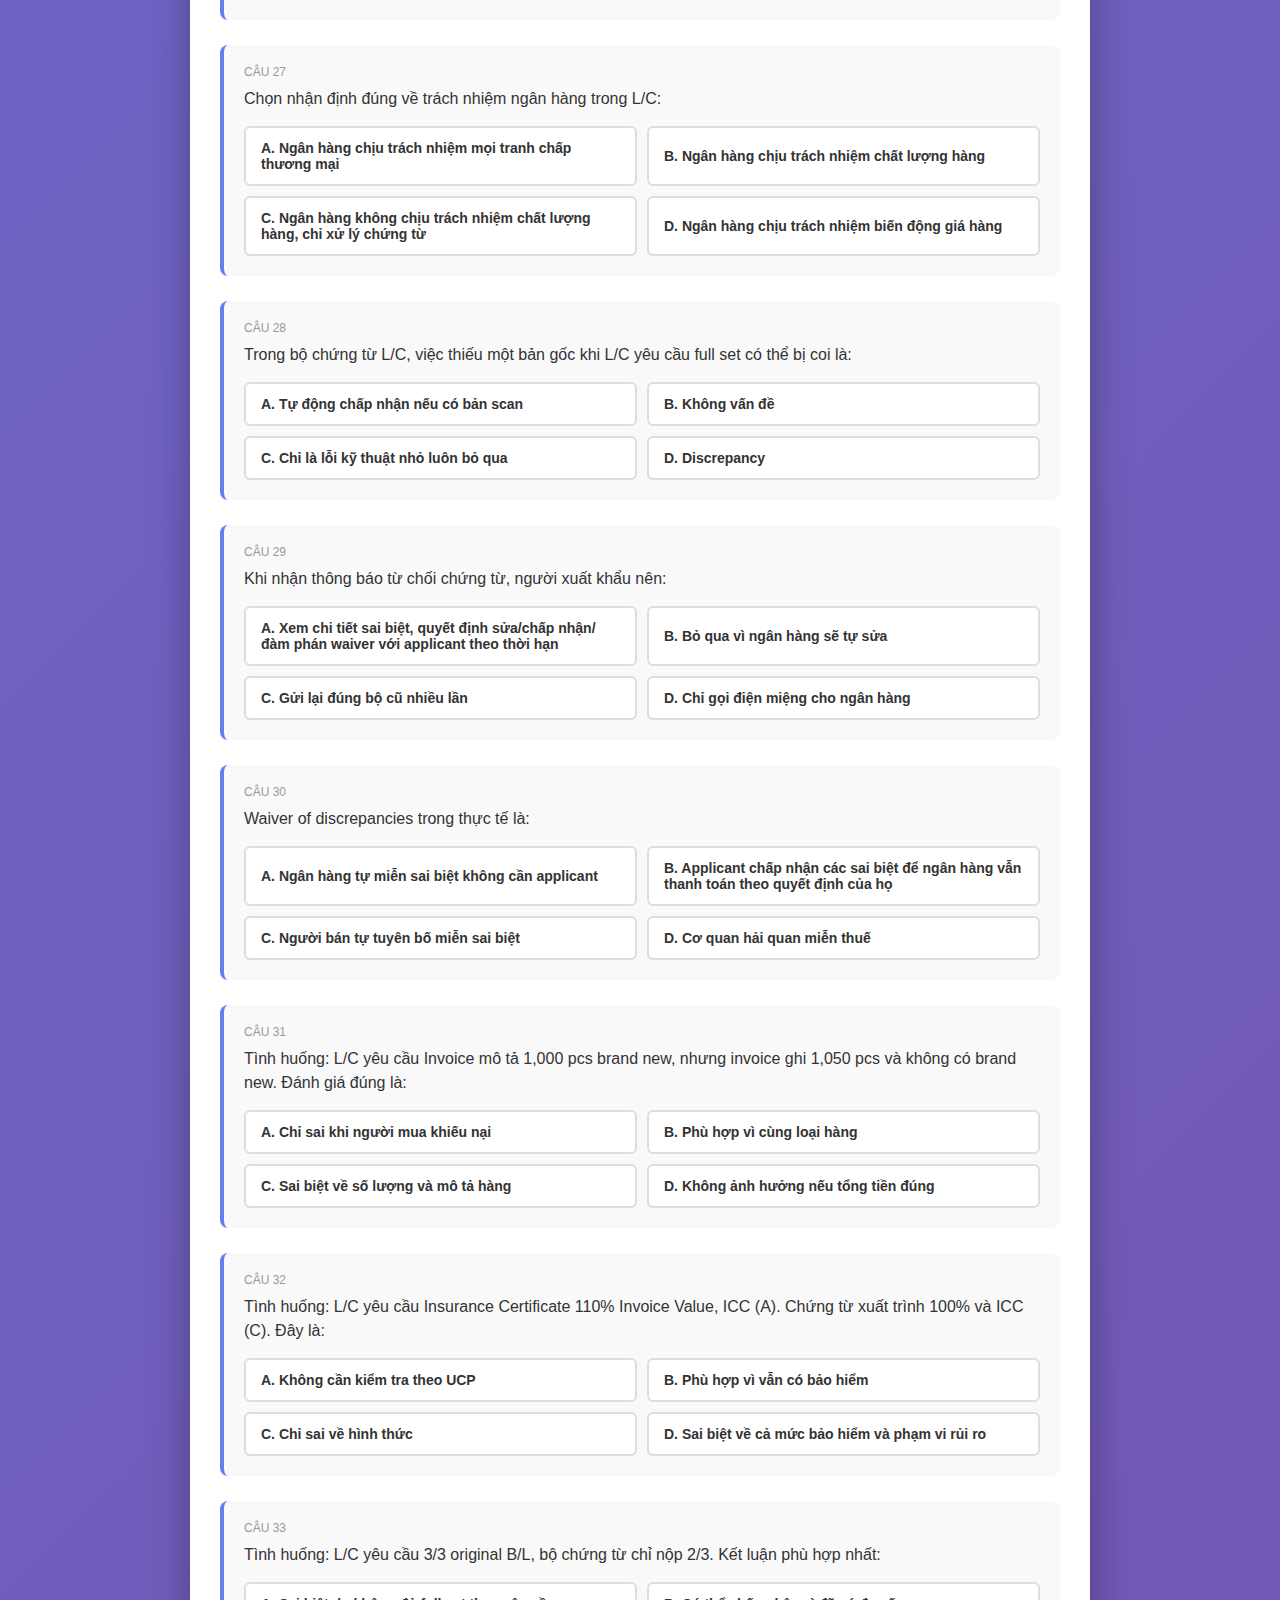
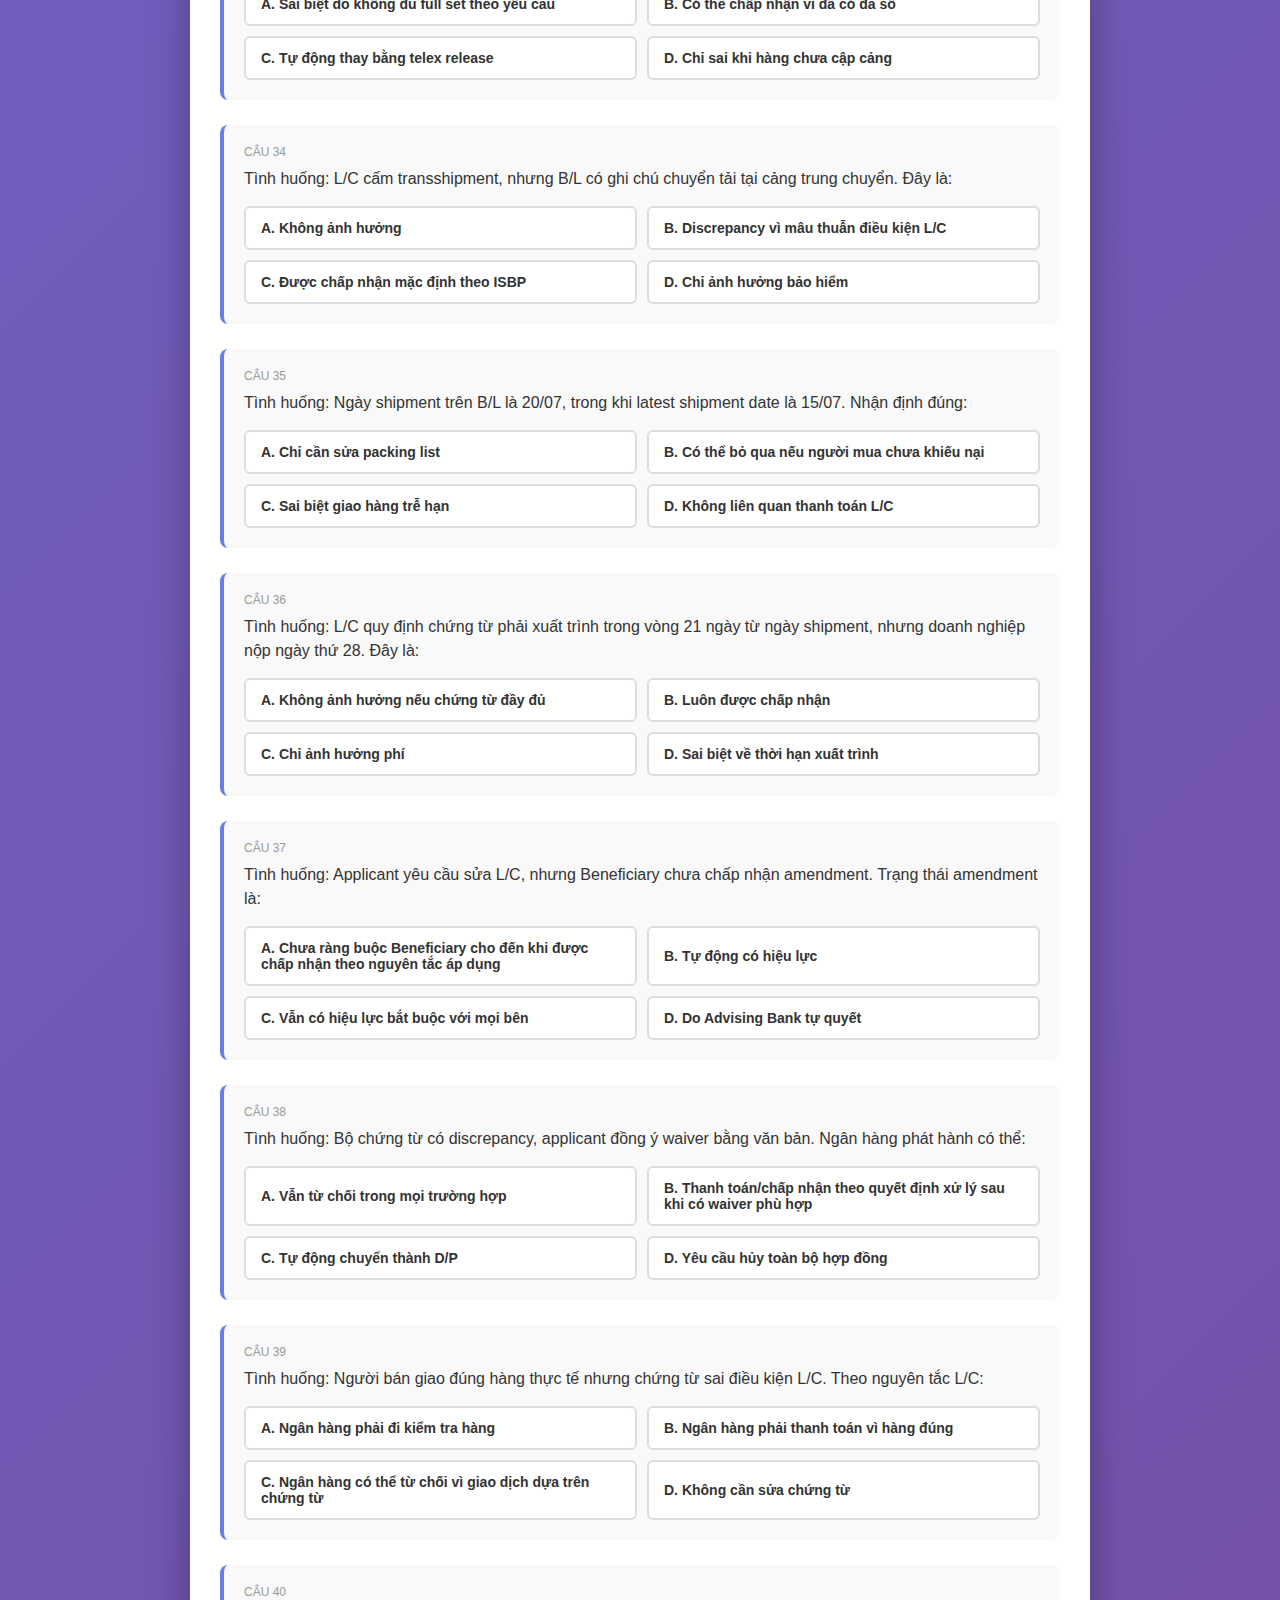
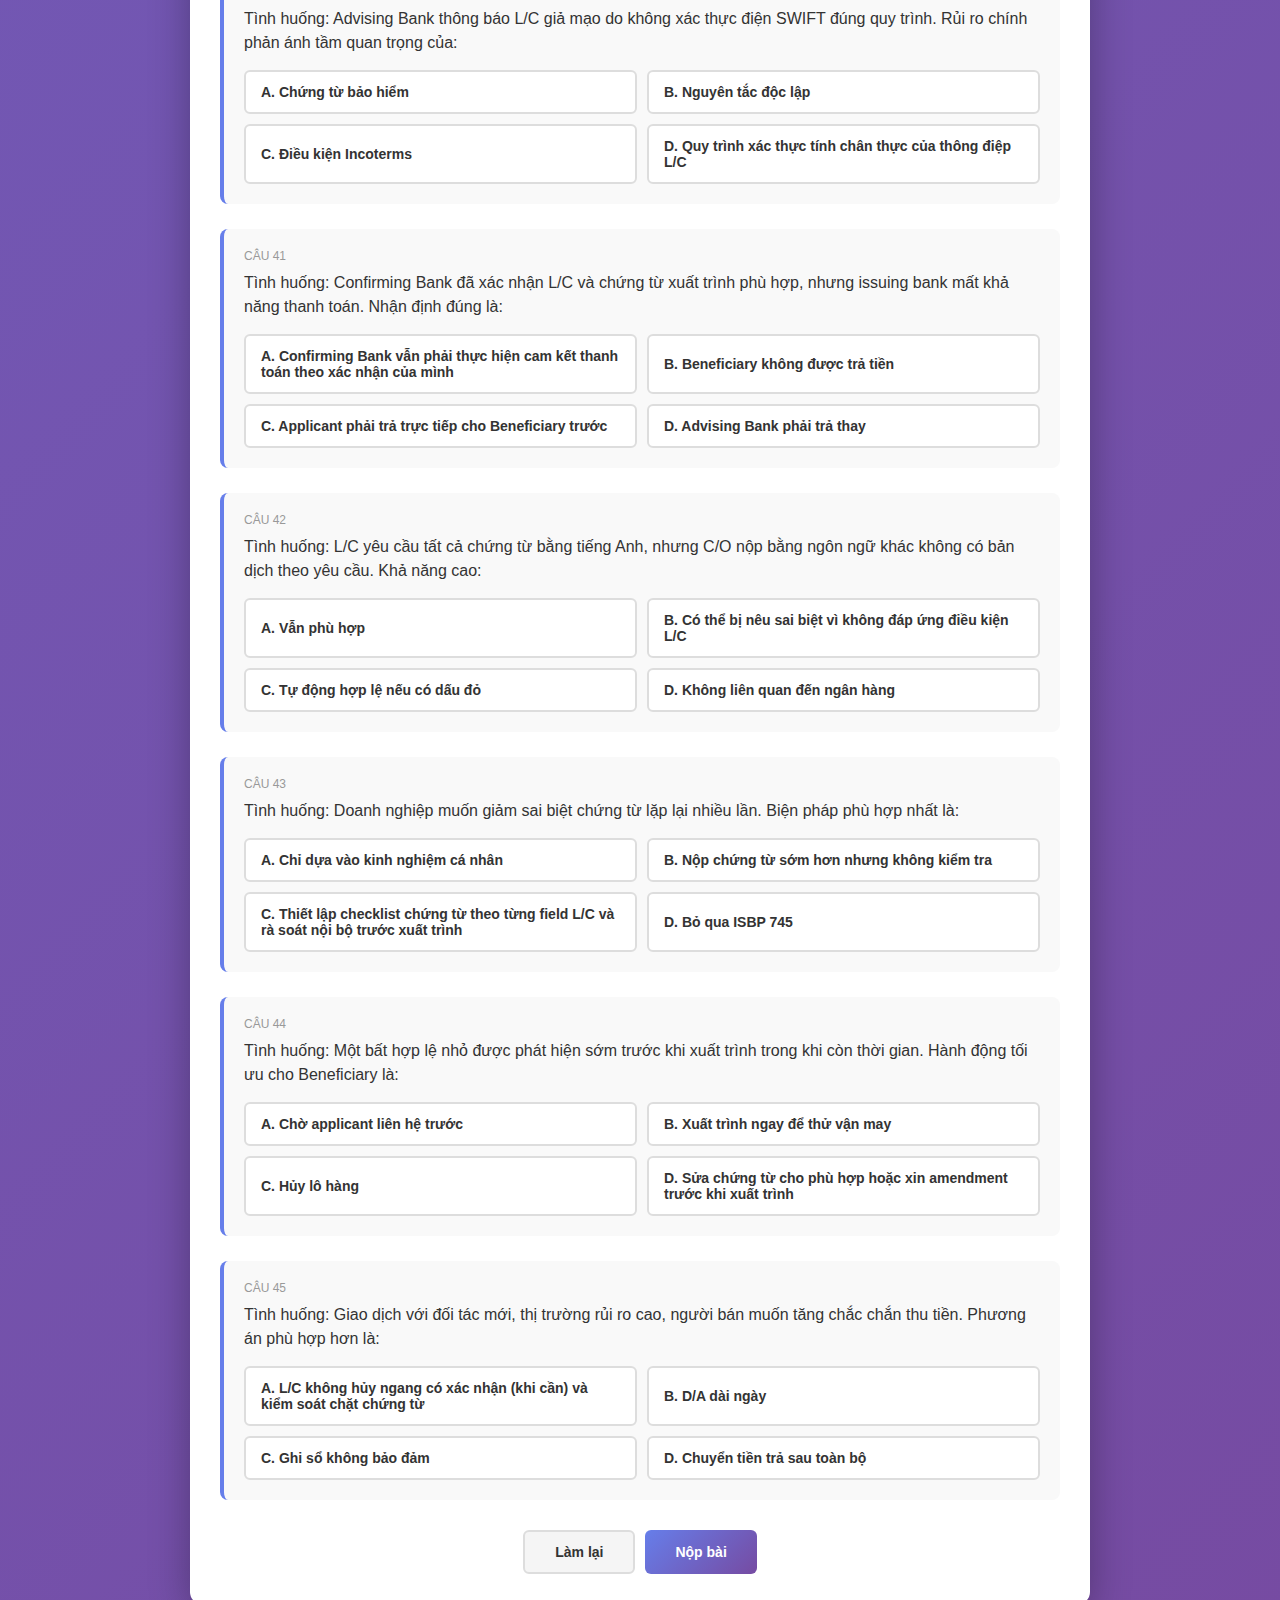
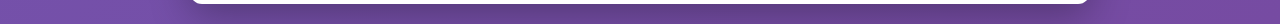
<file: chuong-6.html>
<!DOCTYPE html>
<html lang="vi">
<head>
    <meta charset="UTF-8">
    <meta name="viewport" content="width=device-width, initial-scale=1.0">
    <title>Chương 6 - 45 câu trắc nghiệm thanh toán quốc tế</title>
    <style>
        * {
            margin: 0;
            padding: 0;
            box-sizing: border-box;
        }

        body {
            font-family: 'Segoe UI', Tahoma, Geneva, Verdana, sans-serif;
            background: linear-gradient(135deg, #667eea 0%, #764ba2 100%);
            min-height: 100vh;
            padding: 20px;
        }

        .container {
            max-width: 900px;
            margin: 0 auto;
            background: white;
            border-radius: 12px;
            box-shadow: 0 10px 40px rgba(0, 0, 0, 0.3);
            overflow: hidden;
        }

        .header {
            background: linear-gradient(135deg, #667eea 0%, #764ba2 100%);
            color: white;
            padding: 30px;
            text-align: center;
        }

        .header h1 {
            font-size: 28px;
            margin-bottom: 10px;
        }

        .header p {
            font-size: 14px;
            opacity: 0.9;
        }

        .main-menu {
            background: #f5f7ff;
            border-bottom: 1px solid #dfe4ff;
            padding: 14px 20px;
            display: flex;
            flex-wrap: wrap;
            gap: 10px;
        }

        .menu-link {
            text-decoration: none;
            color: #3f51b5;
            background: white;
            border: 1px solid #cdd7ff;
            border-radius: 999px;
            padding: 8px 14px;
            font-size: 14px;
            font-weight: 600;
            transition: all 0.2s ease;
        }

        .menu-link:hover {
            background: #e8edff;
            border-color: #9fb2ff;
        }

        .menu-link.active {
            background: linear-gradient(135deg, #667eea 0%, #764ba2 100%);
            color: white;
            border-color: transparent;
        }

        .content {
            padding: 30px;
        }

        .quiz-info {
            display: flex;
            justify-content: space-between;
            margin-bottom: 30px;
            padding: 20px;
            background: #f5f5f5;
            border-radius: 8px;
            flex-wrap: wrap;
            gap: 15px;
        }

        .info-item {
            display: flex;
            flex-direction: column;
        }

        .info-label {
            font-size: 12px;
            color: #666;
            text-transform: uppercase;
            margin-bottom: 5px;
        }

        .info-value {
            font-size: 20px;
            font-weight: bold;
            color: #333;
        }

        .progress-bar {
            width: 100%;
            height: 8px;
            background: #e0e0e0;
            border-radius: 4px;
            overflow: hidden;
            margin-bottom: 30px;
        }

        .progress-fill {
            height: 100%;
            background: linear-gradient(90deg, #667eea, #764ba2);
            width: 0%;
            transition: width 0.3s ease;
        }

        .question-item {
            margin-bottom: 25px;
            padding: 20px;
            background: #f9f9f9;
            border-radius: 8px;
            border-left: 4px solid #667eea;
            transition: all 0.3s ease;
        }

        .question-item.answered {
            border-left-color: #4caf50;
        }

        .question-item.answered.incorrect {
            border-left-color: #f44336;
        }

        .question-number {
            font-size: 12px;
            color: #999;
            margin-bottom: 8px;
            text-transform: uppercase;
        }

        .question-text {
            font-size: 16px;
            color: #333;
            margin-bottom: 15px;
            line-height: 1.5;
            font-weight: 500;
        }

        .options-container {
            display: grid;
            grid-template-columns: 1fr 1fr;
            gap: 10px;
        }

        .option-btn {
            padding: 12px 15px;
            border: 2px solid #ddd;
            background: white;
            color: #333;
            font-size: 14px;
            font-weight: 600;
            border-radius: 6px;
            cursor: pointer;
            transition: all 0.3s ease;
            text-align: left;
        }

        .option-btn:hover:not(:disabled) {
            border-color: #667eea;
            background: #f0f4ff;
        }

        .option-btn.selected {
            background: #667eea;
            color: white;
            border-color: #667eea;
        }

        .option-btn.correct {
            background: #4caf50;
            color: white;
            border-color: #4caf50;
        }

        .option-btn.incorrect {
            background: #f44336;
            color: white;
            border-color: #f44336;
        }

        .feedback {
            margin-top: 10px;
            padding: 10px 15px;
            border-radius: 4px;
            font-size: 13px;
            display: none;
        }

        .feedback.show {
            display: block;
        }

        .feedback.correct {
            background: #e8f5e9;
            color: #2e7d32;
        }

        .feedback.incorrect {
            background: #ffebee;
            color: #c62828;
        }

        .buttons-container {
            display: flex;
            gap: 10px;
            justify-content: center;
            margin-top: 30px;
            flex-wrap: wrap;
        }

        .btn {
            padding: 12px 30px;
            font-size: 14px;
            font-weight: 600;
            border: none;
            border-radius: 6px;
            cursor: pointer;
            transition: all 0.3s ease;
        }

        .btn:disabled {
            opacity: 0.5;
            cursor: not-allowed;
        }

        .btn-primary {
            background: linear-gradient(135deg, #667eea 0%, #764ba2 100%);
            color: white;
        }

        .btn-secondary {
            background: #f5f5f5;
            color: #333;
            border: 2px solid #ddd;
        }

        .results-container {
            display: none;
            text-align: center;
            padding: 40px 20px;
        }

        .results-container.show {
            display: block;
        }

        .score-circle {
            width: 150px;
            height: 150px;
            border-radius: 50%;
            display: flex;
            align-items: center;
            justify-content: center;
            margin: 0 auto 20px;
            font-size: 48px;
            font-weight: bold;
            color: white;
        }

        .score-circle.excellent { background: linear-gradient(135deg, #4caf50 0%, #45a049 100%); }
        .score-circle.good { background: linear-gradient(135deg, #2196f3 0%, #1976d2 100%); }
        .score-circle.fair { background: linear-gradient(135deg, #ff9800 0%, #f57c00 100%); }
        .score-circle.poor { background: linear-gradient(135deg, #f44336 0%, #d32f2f 100%); }

        .results-message {
            font-size: 24px;
            font-weight: bold;
            color: #333;
            margin-bottom: 20px;
        }

        .results-details {
            font-size: 16px;
            color: #666;
            margin-bottom: 30px;
        }

        .wrong-answers {
            text-align: left;
            background: #fff7f7;
            border: 1px solid #ffd6d6;
            border-radius: 8px;
            padding: 16px;
            margin-top: 18px;
        }

        .wrong-answers h3 {
            font-size: 18px;
            color: #b71c1c;
            margin-bottom: 12px;
        }

        .wrong-item {
            padding: 10px 0;
            border-bottom: 1px dashed #f0b4b4;
            line-height: 1.5;
            color: #333;
        }

        .wrong-item:last-child {
            border-bottom: none;
        }

        .wrong-item strong {
            color: #c62828;
        }

        @media (max-width: 600px) {
            .header h1 {
                font-size: 21px;
            }

            .content {
                padding: 20px;
            }

            .quiz-info {
                flex-direction: column;
            }

            .options-container {
                grid-template-columns: 1fr;
            }

            .buttons-container {
                flex-direction: column;
            }

            .btn {
                width: 100%;
            }
        }
    </style>
</head>
<body>
    <div class="container">
        <div class="header">
            <h1>Chương 6 - Trắc nghiệm thanh toán quốc tế</h1>
            <p>Bộ 45 câu hỏi A/B/C/D</p>
        </div>

        <nav class="main-menu">
            <a class="menu-link" href="index.html">Trang này</a>
            <a class="menu-link" href="chuong-1.html">Chương 1</a>
            <a class="menu-link" href="chuong-2.html">Chương 2</a>
            <a class="menu-link" href="chuong-3.html">Chương 3</a>
            <a class="menu-link" href="chuong-4.html">Chương 4</a>
            <a class="menu-link" href="chuong-5.html">Chương 5</a>
            <a class="menu-link active" href="chuong-6.html">Chương 6</a>
        </nav>

        <div class="content">
            <div class="quiz-info">
                <div class="info-item">
                    <span class="info-label">Câu hỏi</span>
                    <span class="info-value"><span id="current-question">0</span>/45</span>
                </div>
                <div class="info-item">
                    <span class="info-label">Câu đúng</span>
                    <span class="info-value" style="color: #4caf50;" id="correct-count">0</span>
                </div>
                <div class="info-item">
                    <span class="info-label">Câu sai</span>
                    <span class="info-value" style="color: #f44336;" id="incorrect-count">0</span>
                </div>
                <div class="info-item">
                    <span class="info-label">Tỷ lệ</span>
                    <span class="info-value" id="percentage">0%</span>
                </div>
            </div>

            <div class="progress-bar">
                <div class="progress-fill" id="progress-fill"></div>
            </div>

            <div id="quiz-container"></div>

            <div id="results-container" class="results-container">
                <div class="score-circle" id="score-circle">0/45</div>
                <div class="results-message" id="results-message"></div>
                <div class="results-details" id="results-details"></div>
                <div class="wrong-answers" id="wrong-answers" style="display: none;"></div>
            </div>

            <div class="buttons-container">
                <button class="btn btn-secondary" id="btn-reset" onclick="resetQuiz()">Làm lại</button>
                <button class="btn btn-primary" id="btn-submit" onclick="submitQuiz()">Nộp bài</button>
            </div>
        </div>
    </div>

    <script>
        const quizData = [
            { question: 'Theo UCP 600, nguyên tắc cốt lõi khi ngân hàng xử lý L/C là:', options: ['Kiểm tra sự phù hợp trên bề mặt của bộ chứng từ với điều khoản L/C', 'Kiểm tra hàng hóa thực tế tại cảng', 'Bảo đảm người mua luôn có lãi', 'Định giá lại hợp đồng ngoại thương'], answer: 0 },
            { question: 'Nguyên tắc độc lập của L/C được hiểu là:', options: ['L/C phụ thuộc hoàn toàn vào hợp đồng mua bán', 'L/C độc lập với hợp đồng cơ sở, ngân hàng giao dịch trên chứng từ', 'L/C chỉ có hiệu lực khi hàng đã bán xong', 'L/C không liên quan ngân hàng'], answer: 1 },
            { question: 'Trong giao dịch L/C, Applicant là:', options: ['Người thụ hưởng', 'Ngân hàng phát hành', 'Người yêu cầu mở L/C (thường là nhà nhập khẩu)', 'Hãng tàu'], answer: 2 },
            { question: 'Beneficiary trong L/C là:', options: ['Người giám định', 'Ngân hàng trung ương', 'Đơn vị kiểm dịch', 'Người hưởng lợi từ L/C (thường là nhà xuất khẩu)'], answer: 3 },
            { question: 'Issuing Bank là ngân hàng:', options: ['Phát hành L/C theo yêu cầu Applicant và cam kết thanh toán khi chứng từ phù hợp', 'Thông báo L/C nhưng không cam kết thanh toán', 'Chỉ xử lý vận đơn', 'Chỉ xử lý ngoại hối tiền mặt'], answer: 0 },
            { question: 'Advising Bank có vai trò chính là:', options: ['Bắt buộc thanh toán thay issuing bank', 'Thông báo L/C cho người thụ hưởng và xác thực tính chân thực bề ngoài của điện L/C', 'Quyết định sửa đổi điều khoản L/C', 'Phát hành C/O'], answer: 1 },
            { question: 'Confirming Bank trong L/C có xác nhận là ngân hàng:', options: ['Làm dịch vụ vận tải', 'Chỉ thông báo L/C', 'Bổ sung cam kết thanh toán riêng, độc lập với issuing bank', 'Bắt buộc phải là ngân hàng nước người mua'], answer: 2 },
            { question: 'L/C không hủy ngang (Irrevocable L/C) nghĩa là:', options: ['Không cần bộ chứng từ', 'Applicant được hủy bất kỳ lúc nào', 'Chỉ áp dụng cho giao dịch nội địa', 'Không thể sửa đổi/hủy nếu không có sự đồng ý của các bên liên quan theo quy định'], answer: 3 },
            { question: 'Theo UCP 600 Điều 14, thời hạn tối đa ngân hàng có để kiểm tra chứng từ là:', options: ['5 ngày làm việc ngân hàng kể từ ngày xuất trình', '3 ngày làm việc ngân hàng', '7 ngày dương lịch', '10 ngày làm việc ngân hàng'], answer: 0 },
            { question: 'Khái niệm discrepancy trong L/C là:', options: ['Chênh lệch tỷ giá trong hợp đồng', 'Bất hợp lệ/sai biệt của chứng từ so với điều khoản L/C hoặc UCP 600', 'Chậm giao hàng thực tế tại cảng', 'Sai tên tàu trong booking note'], answer: 1 },
            { question: 'Khi bộ chứng từ có discrepancy, issuing bank có quyền:', options: ['Tự sửa chứng từ', 'Bắt buộc phải thanh toán', 'Từ chối thanh toán hoặc xin ý kiến chấp nhận của applicant theo quy định', 'Phạt ngay người thụ hưởng'], answer: 2 },
            { question: 'Theo UCP 600, ngân hàng giao dịch dựa trên:', options: ['Báo cáo thị trường', 'Hàng hóa, dịch vụ, hiệu suất thực tế', 'Kết quả kiểm định của hải quan', 'Chứng từ chứ không phải hàng hóa/dịch vụ'], answer: 3 },
            { question: 'Một chức năng quan trọng của Commercial Invoice trong L/C là:', options: ['Thể hiện yêu cầu thanh toán và mô tả thương mại phù hợp L/C', 'Chứng minh quyền sở hữu hàng như B/L theo lệnh', 'Thay thế chứng từ bảo hiểm', 'Thay thế giấy chứng nhận xuất xứ'], answer: 0 },
            { question: 'Chứng từ nào thường là bằng chứng quan trọng hàng đã xếp lên tàu?', options: ['Packing List', 'Bill of Lading (B/L)', 'Certificate of Origin', 'Sales Contract'], answer: 1 },
            { question: 'Theo UCP 600 Điều 28, chứng từ bảo hiểm tối thiểu thường phải ở mức:', options: ['100% trị giá hóa đơn', '105% trị giá hóa đơn', '110% trị giá hóa đơn', '120% trị giá hóa đơn'], answer: 2 },
            { question: 'Chứng từ bảo hiểm nào không được chấp nhận theo Điều 28 UCP 600?', options: ['Declaration under open cover', 'Insurance Certificate', 'Insurance Policy', 'Cover Note'], answer: 3 },
            { question: 'Nếu L/C yêu cầu clean on board B/L, hiểu đúng là:', options: ['B/L thể hiện hàng đã xếp lên tàu và không có ghi chú bất lợi', 'B/L có thể có ghi chú bất lợi miễn người mua đồng ý', 'Chỉ cần bản copy B/L', 'Chỉ cần booking confirmation'], answer: 0 },
            { question: 'Khi L/C cấm chuyển tải nhưng B/L thể hiện có transshipment, khả năng là:', options: ['Không ảnh hưởng', 'Bất hợp lệ/sai biệt chứng từ', 'Tự động được miễn trừ', 'Chỉ ảnh hưởng phí vận tải'], answer: 1 },
            { question: 'Latest shipment date trong L/C có ý nghĩa:', options: ['Ngày hết hiệu lực bảo hiểm', 'Ngày lập hóa đơn', 'Hạn cuối cùng hàng phải được giao/xếp theo điều kiện L/C', 'Ngày nộp thuế nhập khẩu'], answer: 2 },
            { question: 'Nếu ngày shipped on board muộn hơn latest shipment date:', options: ['Chỉ cần sửa invoice', 'Vẫn phù hợp nếu trị giá đúng', 'Được bỏ qua mặc định', 'Là sai biệt nghiêm trọng về thời hạn giao hàng'], answer: 3 },
            { question: 'Theo ISBP 745, dữ liệu giữa các chứng từ phải:', options: ['Không mâu thuẫn trọng yếu (not to conflict)', 'Giống từng ký tự tuyệt đối mọi nơi', 'Chỉ cần khớp trên hóa đơn', 'Có thể mâu thuẫn nếu người bán giải trình'], answer: 0 },
            { question: 'Vai trò của ISBP 745 là:', options: ['Thay thế UCP 600', 'Hướng dẫn thực hành kiểm tra chứng từ khi áp dụng UCP 600', 'Quy định biểu thuế hải quan', 'Quy định Incoterms'], answer: 1 },
            { question: 'L/C at sight có nghĩa là:', options: ['Chỉ thanh toán sau khi hàng bán hết', 'Thanh toán sau 60 ngày kể từ ngày chấp nhận', 'Thanh toán khi xuất trình chứng từ phù hợp theo quy định', 'Chỉ dùng cho dịch vụ'], answer: 2 },
            { question: 'L/C usance (deferred/usance) thường là:', options: ['Không thể chiết khấu', 'Trả tiền ngay tại thời điểm xuất trình', 'Không cần chứng từ vận tải', 'Trả tiền tại thời điểm tương lai theo kỳ hạn quy định'], answer: 3 },
            { question: 'Mục tiêu chính của việc soạn L/C chi tiết là:', options: ['Giảm mơ hồ, hạn chế tranh chấp và sai biệt chứng từ', 'Tăng số lượng chứng từ không cần thiết', 'Chỉ để tăng phí ngân hàng', 'Thay thế hợp đồng ngoại thương'], answer: 0 },
            { question: 'Nếu điều kiện Incoterms trong invoice khác nội dung L/C, đây thường là:', options: ['Không quan trọng', 'Sai biệt có thể dẫn đến từ chối thanh toán', 'Tự động điều chỉnh theo hợp đồng', 'Chỉ ảnh hưởng người vận tải'], answer: 1 },
            { question: 'Chọn nhận định đúng về trách nhiệm ngân hàng trong L/C:', options: ['Ngân hàng chịu trách nhiệm mọi tranh chấp thương mại', 'Ngân hàng chịu trách nhiệm chất lượng hàng', 'Ngân hàng không chịu trách nhiệm chất lượng hàng, chỉ xử lý chứng từ', 'Ngân hàng chịu trách nhiệm biến động giá hàng'], answer: 2 },
            { question: 'Trong bộ chứng từ L/C, việc thiếu một bản gốc khi L/C yêu cầu full set có thể bị coi là:', options: ['Tự động chấp nhận nếu có bản scan', 'Không vấn đề', 'Chỉ là lỗi kỹ thuật nhỏ luôn bỏ qua', 'Discrepancy'], answer: 3 },
            { question: 'Khi nhận thông báo từ chối chứng từ, người xuất khẩu nên:', options: ['Xem chi tiết sai biệt, quyết định sửa/chấp nhận/đàm phán waiver với applicant theo thời hạn', 'Bỏ qua vì ngân hàng sẽ tự sửa', 'Gửi lại đúng bộ cũ nhiều lần', 'Chỉ gọi điện miệng cho ngân hàng'], answer: 0 },
            { question: 'Waiver of discrepancies trong thực tế là:', options: ['Ngân hàng tự miễn sai biệt không cần applicant', 'Applicant chấp nhận các sai biệt để ngân hàng vẫn thanh toán theo quyết định của họ', 'Người bán tự tuyên bố miễn sai biệt', 'Cơ quan hải quan miễn thuế'], answer: 1 },
            { question: 'Tình huống: L/C yêu cầu Invoice mô tả 1,000 pcs brand new, nhưng invoice ghi 1,050 pcs và không có brand new. Đánh giá đúng là:', options: ['Chỉ sai khi người mua khiếu nại', 'Phù hợp vì cùng loại hàng', 'Sai biệt về số lượng và mô tả hàng', 'Không ảnh hưởng nếu tổng tiền đúng'], answer: 2 },
            { question: 'Tình huống: L/C yêu cầu Insurance Certificate 110% Invoice Value, ICC (A). Chứng từ xuất trình 100% và ICC (C). Đây là:', options: ['Không cần kiểm tra theo UCP', 'Phù hợp vì vẫn có bảo hiểm', 'Chỉ sai về hình thức', 'Sai biệt về cả mức bảo hiểm và phạm vi rủi ro'], answer: 3 },
            { question: 'Tình huống: L/C yêu cầu 3/3 original B/L, bộ chứng từ chỉ nộp 2/3. Kết luận phù hợp nhất:', options: ['Sai biệt do không đủ full set theo yêu cầu', 'Có thể chấp nhận vì đã có đa số', 'Tự động thay bằng telex release', 'Chỉ sai khi hàng chưa cập cảng'], answer: 0 },
            { question: 'Tình huống: L/C cấm transshipment, nhưng B/L có ghi chú chuyển tải tại cảng trung chuyển. Đây là:', options: ['Không ảnh hưởng', 'Discrepancy vì mâu thuẫn điều kiện L/C', 'Được chấp nhận mặc định theo ISBP', 'Chỉ ảnh hưởng bảo hiểm'], answer: 1 },
            { question: 'Tình huống: Ngày shipment trên B/L là 20/07, trong khi latest shipment date là 15/07. Nhận định đúng:', options: ['Chỉ cần sửa packing list', 'Có thể bỏ qua nếu người mua chưa khiếu nại', 'Sai biệt giao hàng trễ hạn', 'Không liên quan thanh toán L/C'], answer: 2 },
            { question: 'Tình huống: L/C quy định chứng từ phải xuất trình trong vòng 21 ngày từ ngày shipment, nhưng doanh nghiệp nộp ngày thứ 28. Đây là:', options: ['Không ảnh hưởng nếu chứng từ đầy đủ', 'Luôn được chấp nhận', 'Chỉ ảnh hưởng phí', 'Sai biệt về thời hạn xuất trình'], answer: 3 },
            { question: 'Tình huống: Applicant yêu cầu sửa L/C, nhưng Beneficiary chưa chấp nhận amendment. Trạng thái amendment là:', options: ['Chưa ràng buộc Beneficiary cho đến khi được chấp nhận theo nguyên tắc áp dụng', 'Tự động có hiệu lực', 'Vẫn có hiệu lực bắt buộc với mọi bên', 'Do Advising Bank tự quyết'], answer: 0 },
            { question: 'Tình huống: Bộ chứng từ có discrepancy, applicant đồng ý waiver bằng văn bản. Ngân hàng phát hành có thể:', options: ['Vẫn từ chối trong mọi trường hợp', 'Thanh toán/chấp nhận theo quyết định xử lý sau khi có waiver phù hợp', 'Tự động chuyển thành D/P', 'Yêu cầu hủy toàn bộ hợp đồng'], answer: 1 },
            { question: 'Tình huống: Người bán giao đúng hàng thực tế nhưng chứng từ sai điều kiện L/C. Theo nguyên tắc L/C:', options: ['Ngân hàng phải đi kiểm tra hàng', 'Ngân hàng phải thanh toán vì hàng đúng', 'Ngân hàng có thể từ chối vì giao dịch dựa trên chứng từ', 'Không cần sửa chứng từ'], answer: 2 },
            { question: 'Tình huống: Advising Bank thông báo L/C giả mạo do không xác thực điện SWIFT đúng quy trình. Rủi ro chính phản ánh tầm quan trọng của:', options: ['Chứng từ bảo hiểm', 'Nguyên tắc độc lập', 'Điều kiện Incoterms', 'Quy trình xác thực tính chân thực của thông điệp L/C'], answer: 3 },
            { question: 'Tình huống: Confirming Bank đã xác nhận L/C và chứng từ xuất trình phù hợp, nhưng issuing bank mất khả năng thanh toán. Nhận định đúng là:', options: ['Confirming Bank vẫn phải thực hiện cam kết thanh toán theo xác nhận của mình', 'Beneficiary không được trả tiền', 'Applicant phải trả trực tiếp cho Beneficiary trước', 'Advising Bank phải trả thay'], answer: 0 },
            { question: 'Tình huống: L/C yêu cầu tất cả chứng từ bằng tiếng Anh, nhưng C/O nộp bằng ngôn ngữ khác không có bản dịch theo yêu cầu. Khả năng cao:', options: ['Vẫn phù hợp', 'Có thể bị nêu sai biệt vì không đáp ứng điều kiện L/C', 'Tự động hợp lệ nếu có dấu đỏ', 'Không liên quan đến ngân hàng'], answer: 1 },
            { question: 'Tình huống: Doanh nghiệp muốn giảm sai biệt chứng từ lặp lại nhiều lần. Biện pháp phù hợp nhất là:', options: ['Chỉ dựa vào kinh nghiệm cá nhân', 'Nộp chứng từ sớm hơn nhưng không kiểm tra', 'Thiết lập checklist chứng từ theo từng field L/C và rà soát nội bộ trước xuất trình', 'Bỏ qua ISBP 745'], answer: 2 },
            { question: 'Tình huống: Một bất hợp lệ nhỏ được phát hiện sớm trước khi xuất trình trong khi còn thời gian. Hành động tối ưu cho Beneficiary là:', options: ['Chờ applicant liên hệ trước', 'Xuất trình ngay để thử vận may', 'Hủy lô hàng', 'Sửa chứng từ cho phù hợp hoặc xin amendment trước khi xuất trình'], answer: 3 },
            { question: 'Tình huống: Giao dịch với đối tác mới, thị trường rủi ro cao, người bán muốn tăng chắc chắn thu tiền. Phương án phù hợp hơn là:', options: ['L/C không hủy ngang có xác nhận (khi cần) và kiểm soát chặt chứng từ', 'D/A dài ngày', 'Ghi sổ không bảo đảm', 'Chuyển tiền trả sau toàn bộ'], answer: 0 }
        ];

        let userAnswers = [];

        function renderQuiz() {
            const container = document.getElementById('quiz-container');
            container.innerHTML = '';

            quizData.forEach((item, index) => {
                const questionDiv = document.createElement('div');
                questionDiv.className = 'question-item';
                questionDiv.id = `question-${index}`;

                const numberDiv = document.createElement('div');
                numberDiv.className = 'question-number';
                numberDiv.textContent = `Câu ${index + 1}`;

                const textDiv = document.createElement('div');
                textDiv.className = 'question-text';
                textDiv.textContent = item.question;

                const optionsDiv = document.createElement('div');
                optionsDiv.className = 'options-container';

                const labels = ['A', 'B', 'C', 'D'];
                item.options.forEach((option, optionIndex) => {
                    const btn = document.createElement('button');
                    btn.className = 'option-btn';
                    btn.textContent = labels[optionIndex] + '. ' + option;
                    btn.onclick = () => selectAnswer(index, optionIndex);
                    btn.id = `option-${index}-${optionIndex}`;
                    optionsDiv.appendChild(btn);
                });

                const feedbackDiv = document.createElement('div');
                feedbackDiv.className = 'feedback';
                feedbackDiv.id = `feedback-${index}`;

                questionDiv.appendChild(numberDiv);
                questionDiv.appendChild(textDiv);
                questionDiv.appendChild(optionsDiv);
                questionDiv.appendChild(feedbackDiv);

                container.appendChild(questionDiv);
            });
        }

        function selectAnswer(questionIndex, optionIndex) {
            userAnswers[questionIndex] = optionIndex;

            ['A', 'B', 'C', 'D'].forEach((_, i) => {
                const btn = document.getElementById(`option-${questionIndex}-${i}`);
                if (btn) {
                    if (i === optionIndex) {
                        btn.classList.add('selected');
                    } else {
                        btn.classList.remove('selected');
                    }
                }
            });

            document.getElementById(`question-${questionIndex}`).classList.add('answered');
            updateProgress();
        }

        function updateProgress() {
            const answered = userAnswers.filter(ans => ans !== undefined).length;
            const total = quizData.length;
            const percent = Math.round((answered / total) * 100);

            document.getElementById('current-question').textContent = answered;
            document.getElementById('progress-fill').style.width = percent + '%';
        }

        function submitQuiz() {
            let correct = 0;
            let incorrect = 0;

            quizData.forEach((item, index) => {
                const feedbackDiv = document.getElementById(`feedback-${index}`);
                const questionItem = document.getElementById(`question-${index}`);
                const labels = ['A', 'B', 'C', 'D'];
                const isCorrect = userAnswers[index] === item.answer;

                if (isCorrect) {
                    correct++;
                    const btn = document.getElementById(`option-${index}-${userAnswers[index]}`);
                    if (btn) btn.classList.add('correct');
                    feedbackDiv.className = 'feedback show correct';
                    feedbackDiv.textContent = 'Chính xác!';
                } else {
                    incorrect++;
                    const userBtn = document.getElementById(`option-${index}-${userAnswers[index]}`);
                    if (userBtn) userBtn.classList.add('incorrect');
                    const correctBtn = document.getElementById(`option-${index}-${item.answer}`);
                    if (correctBtn) correctBtn.classList.add('correct');
                    feedbackDiv.className = 'feedback show incorrect';
                    feedbackDiv.textContent = `Sai! Đáp án đúng là: ${labels[item.answer]}`;
                    questionItem.classList.add('incorrect');
                }
            });

            const percentage = Math.round((correct / quizData.length) * 100);
            document.getElementById('correct-count').textContent = correct;
            document.getElementById('incorrect-count').textContent = incorrect;
            document.getElementById('percentage').textContent = percentage + '%';

            showResults(correct, percentage);
        }

        function showResults(correct, percentage) {
            const resultsContainer = document.getElementById('results-container');
            const scoreCircle = document.getElementById('score-circle');
            const resultsMessage = document.getElementById('results-message');
            const resultsDetails = document.getElementById('results-details');
            const wrongAnswers = document.getElementById('wrong-answers');
            const labels = ['A', 'B', 'C', 'D'];

            scoreCircle.textContent = correct + '/' + quizData.length;

            if (percentage >= 90) {
                scoreCircle.className = 'score-circle excellent';
                resultsMessage.textContent = 'Xuất sắc!';
            } else if (percentage >= 70) {
                scoreCircle.className = 'score-circle good';
                resultsMessage.textContent = 'Tốt lắm!';
            } else if (percentage >= 50) {
                scoreCircle.className = 'score-circle fair';
                resultsMessage.textContent = 'Cần cố gắng thêm!';
            } else {
                scoreCircle.className = 'score-circle poor';
                resultsMessage.textContent = 'Cần ôn luyện thêm!';
            }

            resultsDetails.innerHTML = `<p>Bạn trả lời đúng <strong>${correct}</strong> trên <strong>${quizData.length}</strong> câu (${percentage}%)</p>`;

            const wrongList = [];
            quizData.forEach((item, index) => {
                const userAnswer = userAnswers[index];
                if (userAnswer !== item.answer) {
                    const selected = userAnswer !== undefined
                        ? `${labels[userAnswer]} - ${item.options[userAnswer]}`
                        : 'Chưa chọn';

                    wrongList.push(`
                        <div class="wrong-item">
                            <div><strong>Câu ${index + 1}:</strong> ${item.question}</div>
                            <div>Bạn chọn: <strong>${selected}</strong></div>
                            <div>Đáp án đúng: <strong>${labels[item.answer]}</strong> - ${item.options[item.answer]}</div>
                        </div>
                    `);
                }
            });

            if (wrongList.length > 0) {
                wrongAnswers.style.display = 'block';
                wrongAnswers.innerHTML = `<h3>Các câu sai (${wrongList.length})</h3>${wrongList.join('')}`;
            } else {
                wrongAnswers.style.display = 'none';
                wrongAnswers.innerHTML = '';
            }

            resultsContainer.classList.add('show');
            document.getElementById('quiz-container').style.display = 'none';
        }

        function resetQuiz() {
            userAnswers = [];

            document.getElementById('quiz-container').style.display = 'block';
            document.getElementById('results-container').classList.remove('show');

            document.getElementById('current-question').textContent = '0';
            document.getElementById('correct-count').textContent = '0';
            document.getElementById('incorrect-count').textContent = '0';
            document.getElementById('percentage').textContent = '0%';
            document.getElementById('progress-fill').style.width = '0%';
            document.getElementById('wrong-answers').style.display = 'none';
            document.getElementById('wrong-answers').innerHTML = '';

            renderQuiz();
        }

        window.addEventListener('load', renderQuiz);
    </script>
</body>
</html>
</file>
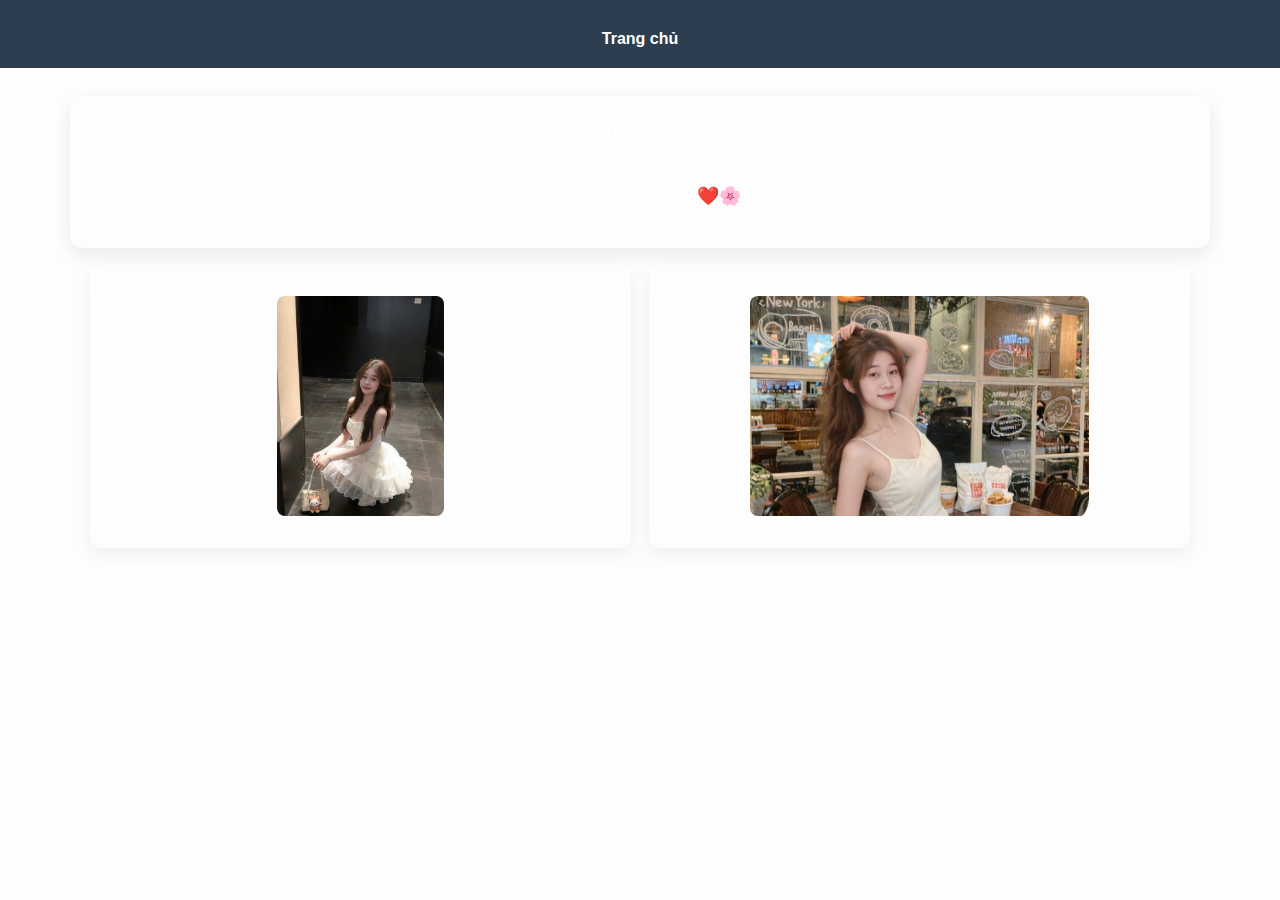
<file: diadiem.html>
<!DOCTYPE html>
<html lang="vi">
<head>
  <meta charset="UTF-8">
  <meta name="viewport" content="width=device-width, initial-scale=1.0">
  <title>Này tặng bé </title>
  <link rel="stylesheet" href="style1.css">
  <style>
    /* Cài đặt nhỏ riêng cho trang này */
    .message {
      max-width: 1100px;
      margin: 28px auto 12px;
      padding: 20px;
      background: rgba(255,255,255,0.08);
      color: #fff;
      border-radius: 12px;
      text-align: center;
      font-size: 18px;
      line-height: 1.4;
      box-shadow: 0 6px 18px rgba(0,0,0,0.08);
    }

    /* 2 ô ngang — mỗi ô chiếm 50% */
    .image-grid {
      max-width: 1100px;
      margin: 16px auto 40px;
      padding: 0 16px;
      display: grid;
      grid-template-columns: repeat(2, 1fr);
      gap: 18px;
      align-items: start;
      width: 100%;
    }

    .image-card {
      background: var(--card-bg);
      border: 1px solid var(--card-border);
      border-radius: 12px;
      padding: 12px;
      text-align: center;
      box-shadow: 0 6px 18px rgba(0,0,0,0.06);
      display: flex;
      flex-direction: column;
      align-items: center; /* ảnh nằm chính giữa */
      justify-content: center;
      min-height: 260px; /* đảm bảo chiều cao bằng nhau */
    }

    /* Hiển thị toàn bộ ảnh (không crop) — scale để vừa khung */
    .image-card img {
      width: auto;           /* giữ tỉ lệ gốc */
      max-width: 100%;       /* không vượt quá ô */
      max-height: 220px;     /* giới hạn chiều cao để đều nhau */
      object-fit: contain;   /* show toàn bộ ảnh, không crop */
      background: rgba(0,0,0,0.03); /* nền nhẹ nếu ảnh có nền trong suốt */
      border-radius: 8px;
      display: block;
      margin: 0 auto;
    }

    .image-card h3 {
      margin: 6px 0;
      font-size: 16px;
      color: #222;
    }

    .image-card p {
      margin: 0;
      color: #555;
      font-size: 14px;
    }

    /* Trên màn nhỏ chuyển thành 1 cột */
    @media (max-width: 720px) {
      .image-grid {
        grid-template-columns: 1fr;
      }
      .image-card {
        min-height: auto;
        padding: 10px;
      }
      .image-card img {
        max-height: 180px;
      }
    }
  </style>
</head>
<body>
  <header>
    <nav>
      <ul>
        <li><a href="index1.html">Trang chủ</a></li>
      </ul>
    </nav>
  </header>

  <!-- Chỗ ghi văn bản / lời chúc -->
  <section class="message container" aria-label="Lời chúc">
    <strong>Chúc em có một ngày 20/10 thật vui vẻ nè</strong>
    <p>
      Hy vọng em sẽ nhận được nhiều yêu thương và niềm vui trong những ngày đặc biệt này và ngày càng xinh đẹp hơn, luôn luôn thật vui vẻ và hạnh phúc nhoa ❤️🌸
    </p>
    <!-- Nếu không muốn dùng file ảnh, thay bằng emoji: ❤️ 🌸 -->
  </section>

  <!-- Hai ô để hình -->
  <section class="image-grid container" aria-label="Hai hình ảnh">
    <div class="image-card">
      <img src="em.JPG" alt="Hình 1 — Tràng An">

    </div>

    <div class="image-card">
      <img src="em1.JPG" alt="Hình 2 — Tam Cốc">
    </div>
  </section>


</body>
</html>
</file>
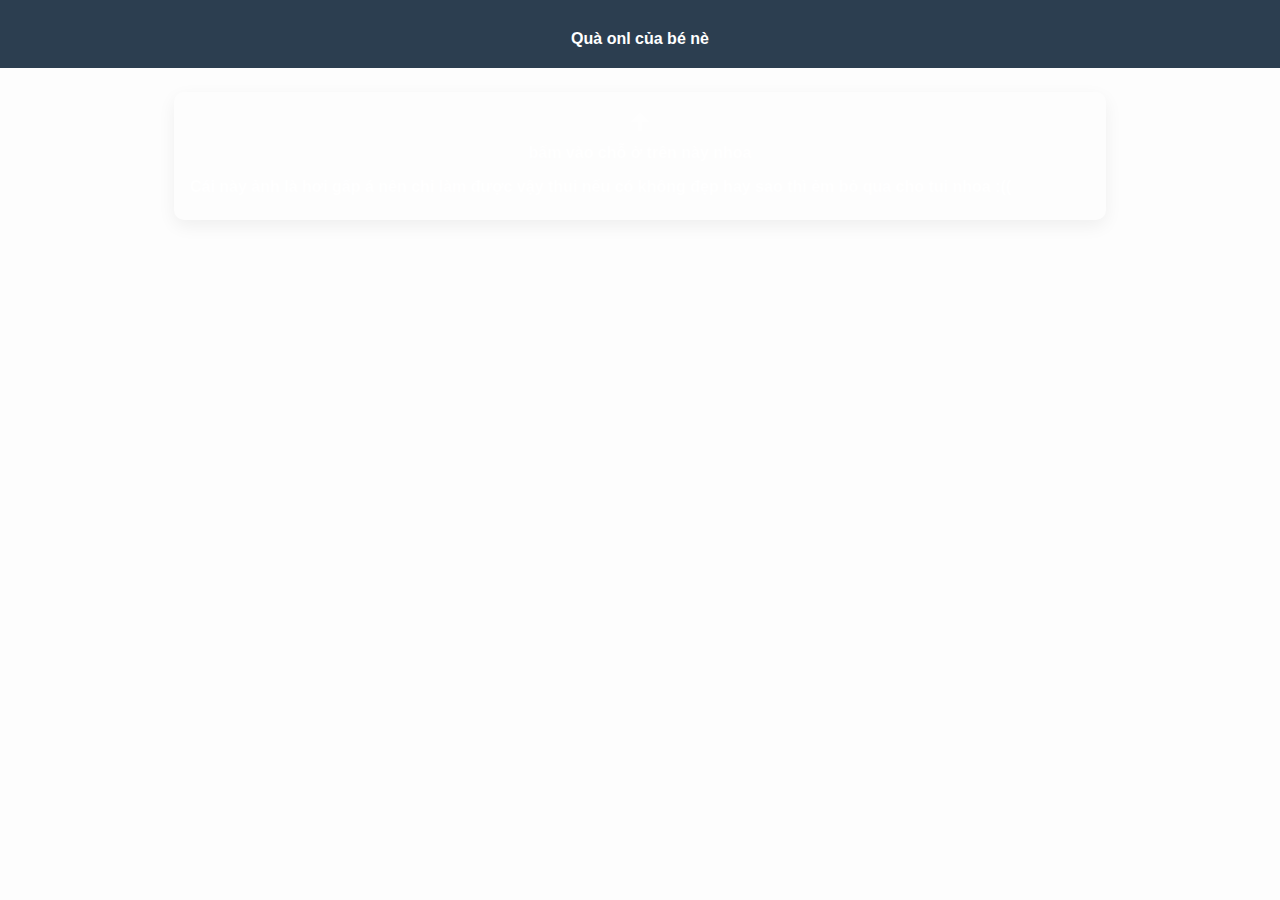
<file: index1.html>
<!DOCTYPE html>
<html lang="vi">
<head>
  <meta charset="UTF-8">
  <meta name="viewport" content="width=device-width, initial-scale=1.0">
  <title>Trang chủ</title>
  <link rel="stylesheet" href="style1.css">
  <style>
    /* ô nhập văn bản đơn giản */
    .write-section {
      max-width: 900px;
      margin: 24px auto;
      padding: 16px;
      background: rgba(255,255,255,0.06);
      border-radius: 10px;
      color: #fff;
      box-shadow: 0 6px 18px rgba(0,0,0,0.06);
    }
    .write-section .label-with-icon {
      display:flex;
      flex-direction:column;
      align-items:center;
      gap:8px;
      margin-bottom:8px;
    }
    .write-section .label-with-icon .icon-up {
      width:28px;
      height:28px;
      fill: #fff;
      opacity:0.95;
      transform: translateY(0);
      transition: transform .18s ease;
    }
    .write-section .label-with-icon .icon-up.bounce {
      animation: bounceUp 1.2s infinite;
    }
    @keyframes bounceUp {
      0% { transform: translateY(0); }
      50% { transform: translateY(-6px); }
      100% { transform: translateY(0); }
    }

    .write-section label {
      display:block;
      margin-bottom:8px;
      font-weight:600;
      color: #fff;
    }
    .write-section textarea {
      width:100%;
      min-height:140px;
      padding:10px;
      border-radius:8px;
      border:1px solid rgba(0,0,0,0.08);
      resize:vertical;
      font-size:14px;
    }
    @media (max-width:600px){
      .write-section { padding:12px; }
      .write-section textarea { min-height:100px; }
    }
  </style>
</head>
<body>
  <header>
    <nav>
      <ul>
        <li><a href="diadiem.html">Quà onl của bé nè </a></li>
      </ul>
    </nav>
  </header>

  <!-- ô để viết văn bản với label -->
  <section class="write-section container" aria-label="Ghi văn bản">
    <div class="label-with-icon" aria-hidden="true">
      <!-- SVG mũi tên chỉ lên (icon) -->
      <svg class="icon-up bounce" viewBox="0 0 24 24" xmlns="http://www.w3.org/2000/svg" aria-hidden="true">
        <path d="M12 4l-8 8h6v8h4v-8h6z"/>
      </svg>

      <label for="note">bấm vào chỗ ở trên này nhoa</label>
    </div>

    <label for="note">Cái này ảnh là hơi gấp á nên chỉ làm được vậy thui nếu có không đẹp hay sao thì ẻm bỏ qua cho tui nhoa :((</label>

  </section>
</body>
</html>
</file>
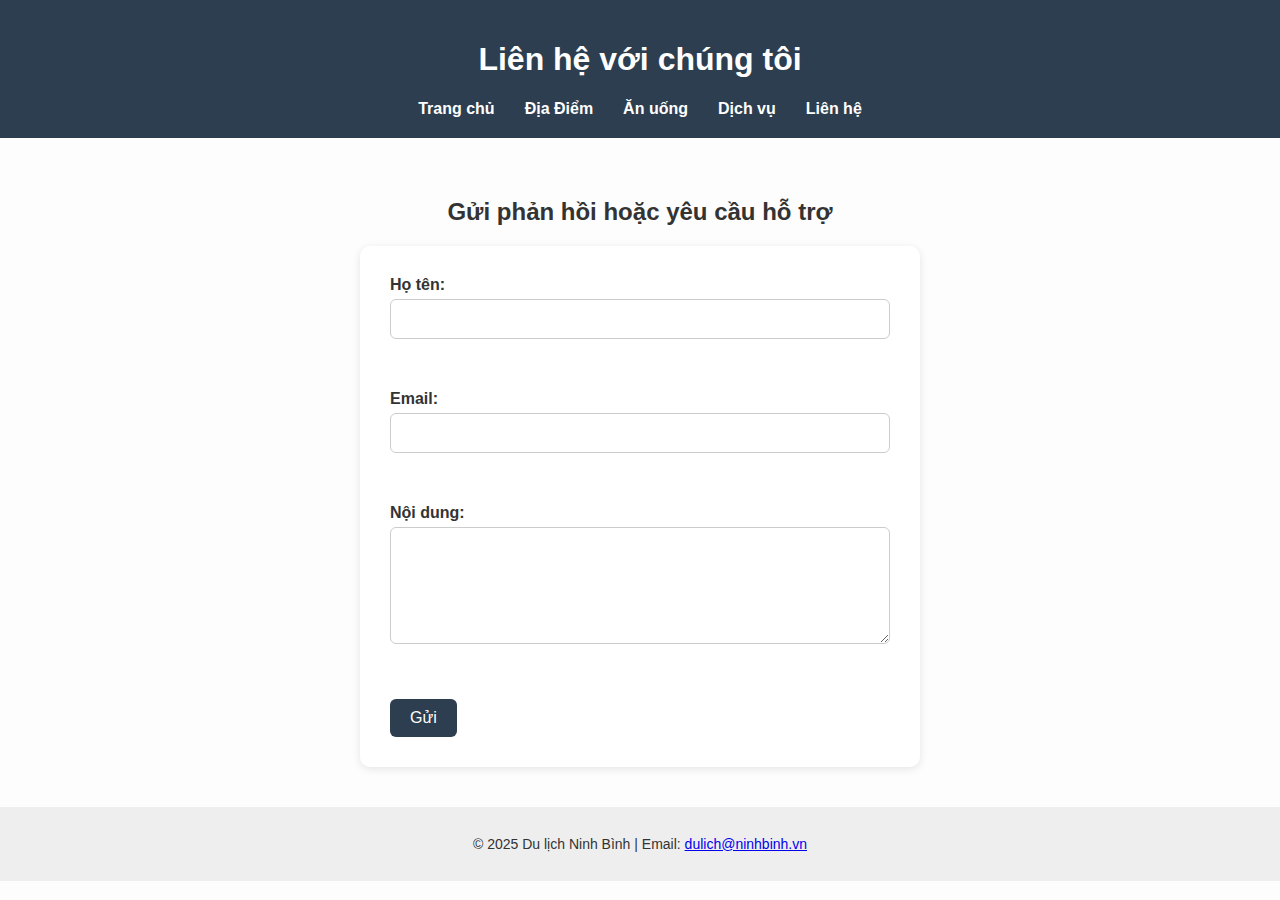
<file: lienhe.html>
<!DOCTYPE html>
<html lang="vi">
<head>
  <meta charset="UTF-8">
  <meta name="viewport" content="width=device-width, initial-scale=1.0">
  <title>Liên hệ</title>
  <link rel="stylesheet" href="style1.css">
  <style>
    main {
      padding: 40px 20px;
      display: flex;
      flex-direction: column;
      align-items: center;
    }

    form {
      background-color: #fff;
      padding: 30px;
      border-radius: 10px;
      box-shadow: 0 2px 8px rgba(0,0,0,0.1);
      max-width: 500px;
      width: 100%;
    }

    form label {
      display: block;
      margin-bottom: 15px;
      font-weight: bold;
    }

    input[type="text"],
    input[type="email"],
    textarea {
      width: 100%;
      padding: 10px;
      margin-top: 5px;
      border: 1px solid #ccc;
      border-radius: 6px;
      font-size: 16px;
      box-sizing: border-box;
    }

    button {
      background-color: #2c3e50;
      color: white;
      padding: 10px 20px;
      border: none;
      border-radius: 6px;
      font-size: 16px;
      cursor: pointer;
      transition: background-color 0.3s ease;
    }

    button:hover {
      background-color: #1a252f;
    }
  </style>
</head>
<body>
  <header>
    <h1>Liên hệ với chúng tôi</h1>
    <nav>
      <ul>
        <li><a href="index1.html">Trang chủ</a></li>
        <li><a href="diadiem.html">Địa Điểm</a></li>
        <li><a href="anuong.html">Ăn uống</a></li>
        <li><a href="dichvu.html">Dịch vụ</a></li>
        <li><a href="lienhe.html">Liên hệ</a></li>
      </ul>
    </nav>
  </header>

  <main>
    <h2>Gửi phản hồi hoặc yêu cầu hỗ trợ</h2>
    <form>
      <label>Họ tên:<br><input type="text" name="name" required></label><br><br>
      <label>Email:<br><input type="email" name="email" required></label><br><br>
      <label>Nội dung:<br><textarea name="message" rows="5" required></textarea></label><br><br>
      <button type="submit">Gửi</button>
    </form>
  </main>

  <footer>
    <p>&copy; 2025 Du lịch Ninh Bình | Email: <a href="mailto:dulich@ninhbinh.vn">dulich@ninhbinh.vn</a></p>
  </footer>
</body>
</html>
</file>
<file: style1.css>
body {
  font-family: 'Segoe UI', sans-serif;
  margin: 0;
  padding: 0;
  background-color: #fdfdfd;
  color: #333;
}

header {
  background-color: #2c3e50;
  color: white;
  padding: 20px 0;
  text-align: center;
}

nav ul {
  list-style: none;
  padding: 0;
  margin: 10px 0 0;
  display: flex;
  justify-content: center;
  gap: 30px;
}

nav a {
  color: white;
  text-decoration: none;
  font-weight: bold;
}

nav a:hover {
  text-decoration: underline;
}

section {
  padding: 40px 20px;
  max-width: 1000px;
  margin: auto;
}

.place {
  background-color: #fff;
  border: 1px solid #ddd;
  border-radius: 8px;
  padding: 20px;
  margin-bottom: 30px;
  box-shadow: 0 2px 5px rgba(0,0,0,0.05);
}

.place img {
  width: 100%;
  max-width: 600px;
  height: auto;
  border-radius: 5px;
  display: block;
  margin-bottom: 15px;
}

footer {
  background-color: #eee;
  text-align: center;
  padding: 15px;
  font-size: 14px;
}
</file>
